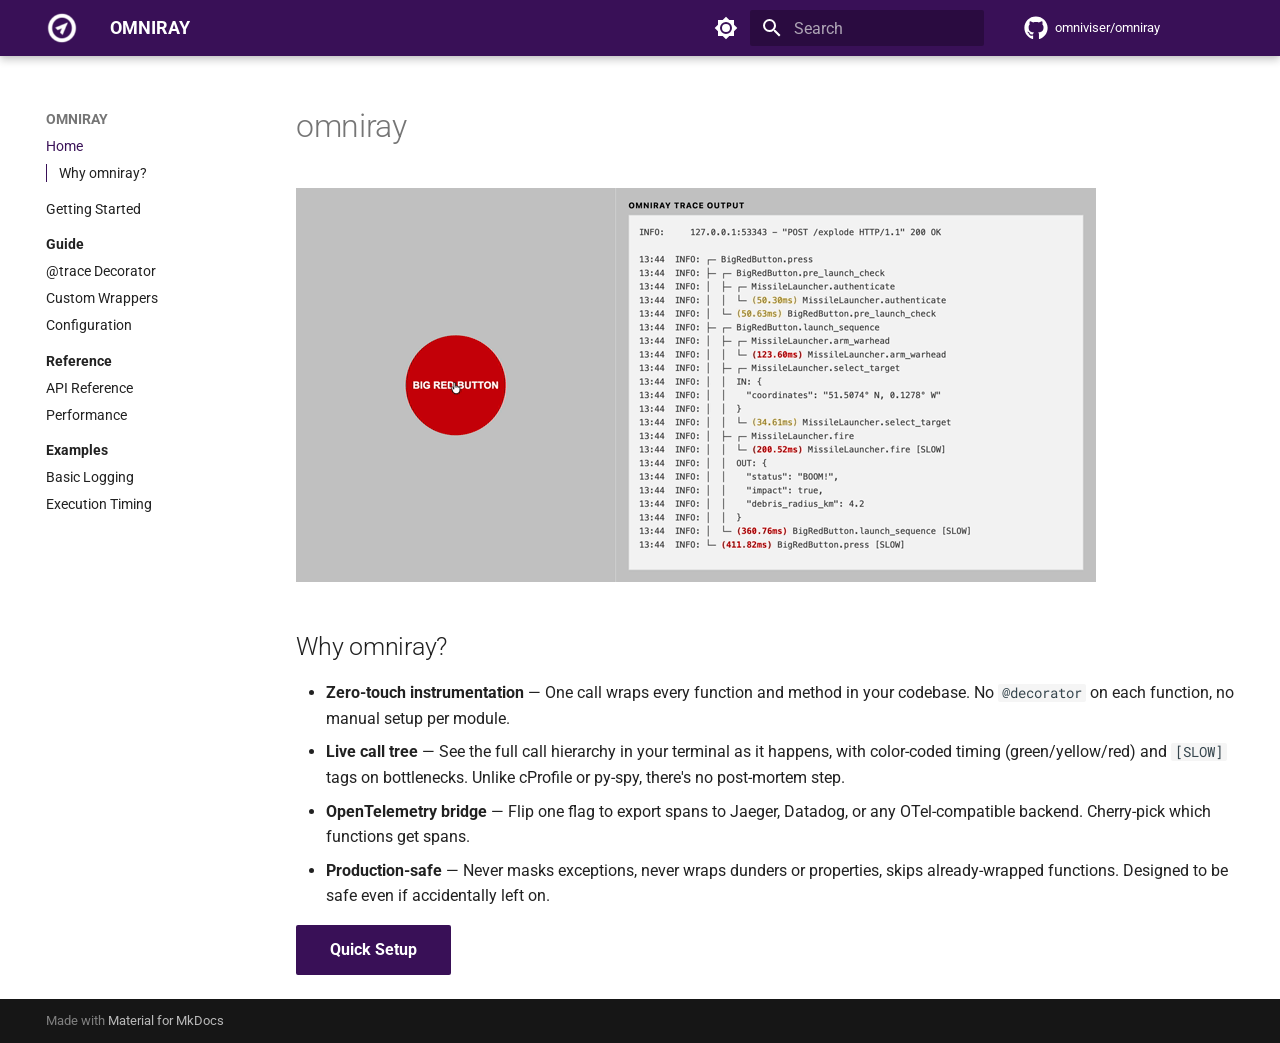
<file: index.html>
<!doctype html>
<html lang="en" class="no-js">
  <head>
    
      <meta charset="utf-8">
      <meta name="viewport" content="width=device-width,initial-scale=1">
      
        <meta name="description" content="Automatic tracing for Python. Stop guessing. Debug effortlessly. You and your AI can now see everything.">
      
      
      
        <link rel="canonical" href="https://omniviser.github.io/omniray/">
      
      
      
        <link rel="next" href="getting-started/">
      
      
        
      
      
      <link rel="icon" href="assets/favicon.svg">
      <meta name="generator" content="mkdocs-1.6.1, mkdocs-material-9.7.5">
    
    
      
        <title>OMNIRAY</title>
      
    
    
      <link rel="stylesheet" href="assets/stylesheets/main.484c7ddc.min.css">
      
        
        <link rel="stylesheet" href="assets/stylesheets/palette.ab4e12ef.min.css">
      
      


    
    
      
    
    
      
        
        
        <link rel="preconnect" href="https://fonts.gstatic.com" crossorigin>
        <link rel="stylesheet" href="https://fonts.googleapis.com/css?family=Roboto:300,300i,400,400i,700,700i%7CRoboto+Mono:400,400i,700,700i&display=fallback">
        <style>:root{--md-text-font:"Roboto";--md-code-font:"Roboto Mono"}</style>
      
    
    
      <link rel="stylesheet" href="stylesheets/extra.css">
    
    <script>__md_scope=new URL(".",location),__md_hash=e=>[...e].reduce(((e,_)=>(e<<5)-e+_.charCodeAt(0)),0),__md_get=(e,_=localStorage,t=__md_scope)=>JSON.parse(_.getItem(t.pathname+"."+e)),__md_set=(e,_,t=localStorage,a=__md_scope)=>{try{t.setItem(a.pathname+"."+e,JSON.stringify(_))}catch(e){}}</script>
    
      

    
    
  </head>
  
  
    
    
      
    
    
    
    
    <body dir="ltr" data-md-color-scheme="default" data-md-color-primary="custom" data-md-color-accent="custom">
  
    
    <input class="md-toggle" data-md-toggle="drawer" type="checkbox" id="__drawer" autocomplete="off">
    <input class="md-toggle" data-md-toggle="search" type="checkbox" id="__search" autocomplete="off">
    <label class="md-overlay" for="__drawer"></label>
    <div data-md-component="skip">
      
        
        <a href="#omniray" class="md-skip">
          Skip to content
        </a>
      
    </div>
    <div data-md-component="announce">
      
    </div>
    
    
      

  

<header class="md-header md-header--shadow" data-md-component="header">
  <nav class="md-header__inner md-grid" aria-label="Header">
    <a href="." title="OMNIRAY" class="md-header__button md-logo" aria-label="OMNIRAY" data-md-component="logo">
      
  <img src="assets/icon-white-200.png" alt="logo">

    </a>
    <label class="md-header__button md-icon" for="__drawer">
      
      <svg xmlns="http://www.w3.org/2000/svg" viewBox="0 0 24 24"><path d="M3 6h18v2H3zm0 5h18v2H3zm0 5h18v2H3z"/></svg>
    </label>
    <div class="md-header__title" data-md-component="header-title">
      <div class="md-header__ellipsis">
        <div class="md-header__topic">
          <span class="md-ellipsis">
            OMNIRAY
          </span>
        </div>
        <div class="md-header__topic" data-md-component="header-topic">
          <span class="md-ellipsis">
            
              Home
            
          </span>
        </div>
      </div>
    </div>
    
      
        <form class="md-header__option" data-md-component="palette">
  
    
    
    
    <input class="md-option" data-md-color-media="(prefers-color-scheme: light)" data-md-color-scheme="default" data-md-color-primary="custom" data-md-color-accent="custom"  aria-label="Switch to dark mode"  type="radio" name="__palette" id="__palette_0">
    
      <label class="md-header__button md-icon" title="Switch to dark mode" for="__palette_1" hidden>
        <svg xmlns="http://www.w3.org/2000/svg" viewBox="0 0 24 24"><path d="M12 8a4 4 0 0 0-4 4 4 4 0 0 0 4 4 4 4 0 0 0 4-4 4 4 0 0 0-4-4m0 10a6 6 0 0 1-6-6 6 6 0 0 1 6-6 6 6 0 0 1 6 6 6 6 0 0 1-6 6m8-9.31V4h-4.69L12 .69 8.69 4H4v4.69L.69 12 4 15.31V20h4.69L12 23.31 15.31 20H20v-4.69L23.31 12z"/></svg>
      </label>
    
  
    
    
    
    <input class="md-option" data-md-color-media="(prefers-color-scheme: dark)" data-md-color-scheme="slate" data-md-color-primary="custom" data-md-color-accent="custom"  aria-label="Switch to light mode"  type="radio" name="__palette" id="__palette_1">
    
      <label class="md-header__button md-icon" title="Switch to light mode" for="__palette_0" hidden>
        <svg xmlns="http://www.w3.org/2000/svg" viewBox="0 0 24 24"><path d="M12 18c-.89 0-1.74-.2-2.5-.55C11.56 16.5 13 14.42 13 12s-1.44-4.5-3.5-5.45C10.26 6.2 11.11 6 12 6a6 6 0 0 1 6 6 6 6 0 0 1-6 6m8-9.31V4h-4.69L12 .69 8.69 4H4v4.69L.69 12 4 15.31V20h4.69L12 23.31 15.31 20H20v-4.69L23.31 12z"/></svg>
      </label>
    
  
</form>
      
    
    
      <script>var palette=__md_get("__palette");if(palette&&palette.color){if("(prefers-color-scheme)"===palette.color.media){var media=matchMedia("(prefers-color-scheme: light)"),input=document.querySelector(media.matches?"[data-md-color-media='(prefers-color-scheme: light)']":"[data-md-color-media='(prefers-color-scheme: dark)']");palette.color.media=input.getAttribute("data-md-color-media"),palette.color.scheme=input.getAttribute("data-md-color-scheme"),palette.color.primary=input.getAttribute("data-md-color-primary"),palette.color.accent=input.getAttribute("data-md-color-accent")}for(var[key,value]of Object.entries(palette.color))document.body.setAttribute("data-md-color-"+key,value)}</script>
    
    
    
      
      
        <label class="md-header__button md-icon" for="__search">
          
          <svg xmlns="http://www.w3.org/2000/svg" viewBox="0 0 24 24"><path d="M9.5 3A6.5 6.5 0 0 1 16 9.5c0 1.61-.59 3.09-1.56 4.23l.27.27h.79l5 5-1.5 1.5-5-5v-.79l-.27-.27A6.52 6.52 0 0 1 9.5 16 6.5 6.5 0 0 1 3 9.5 6.5 6.5 0 0 1 9.5 3m0 2C7 5 5 7 5 9.5S7 14 9.5 14 14 12 14 9.5 12 5 9.5 5"/></svg>
        </label>
        <div class="md-search" data-md-component="search" role="dialog">
  <label class="md-search__overlay" for="__search"></label>
  <div class="md-search__inner" role="search">
    <form class="md-search__form" name="search">
      <input type="text" class="md-search__input" name="query" aria-label="Search" placeholder="Search" autocapitalize="off" autocorrect="off" autocomplete="off" spellcheck="false" data-md-component="search-query" required>
      <label class="md-search__icon md-icon" for="__search">
        
        <svg xmlns="http://www.w3.org/2000/svg" viewBox="0 0 24 24"><path d="M9.5 3A6.5 6.5 0 0 1 16 9.5c0 1.61-.59 3.09-1.56 4.23l.27.27h.79l5 5-1.5 1.5-5-5v-.79l-.27-.27A6.52 6.52 0 0 1 9.5 16 6.5 6.5 0 0 1 3 9.5 6.5 6.5 0 0 1 9.5 3m0 2C7 5 5 7 5 9.5S7 14 9.5 14 14 12 14 9.5 12 5 9.5 5"/></svg>
        
        <svg xmlns="http://www.w3.org/2000/svg" viewBox="0 0 24 24"><path d="M20 11v2H8l5.5 5.5-1.42 1.42L4.16 12l7.92-7.92L13.5 5.5 8 11z"/></svg>
      </label>
      <nav class="md-search__options" aria-label="Search">
        
        <button type="reset" class="md-search__icon md-icon" title="Clear" aria-label="Clear" tabindex="-1">
          
          <svg xmlns="http://www.w3.org/2000/svg" viewBox="0 0 24 24"><path d="M19 6.41 17.59 5 12 10.59 6.41 5 5 6.41 10.59 12 5 17.59 6.41 19 12 13.41 17.59 19 19 17.59 13.41 12z"/></svg>
        </button>
      </nav>
      
        <div class="md-search__suggest" data-md-component="search-suggest"></div>
      
    </form>
    <div class="md-search__output">
      <div class="md-search__scrollwrap" tabindex="0" data-md-scrollfix>
        <div class="md-search-result" data-md-component="search-result">
          <div class="md-search-result__meta">
            Initializing search
          </div>
          <ol class="md-search-result__list" role="presentation"></ol>
        </div>
      </div>
    </div>
  </div>
</div>
      
    
    
      <div class="md-header__source">
        <a href="https://github.com/omniviser/omniray" title="Go to repository" class="md-source" data-md-component="source">
  <div class="md-source__icon md-icon">
    
    <svg xmlns="http://www.w3.org/2000/svg" viewBox="0 0 512 512"><!--! Font Awesome Free 7.1.0 by @fontawesome - https://fontawesome.com License - https://fontawesome.com/license/free (Icons: CC BY 4.0, Fonts: SIL OFL 1.1, Code: MIT License) Copyright 2025 Fonticons, Inc.--><path d="M173.9 397.4c0 2-2.3 3.6-5.2 3.6-3.3.3-5.6-1.3-5.6-3.6 0-2 2.3-3.6 5.2-3.6 3-.3 5.6 1.3 5.6 3.6m-31.1-4.5c-.7 2 1.3 4.3 4.3 4.9 2.6 1 5.6 0 6.2-2s-1.3-4.3-4.3-5.2c-2.6-.7-5.5.3-6.2 2.3m44.2-1.7c-2.9.7-4.9 2.6-4.6 4.9.3 2 2.9 3.3 5.9 2.6 2.9-.7 4.9-2.6 4.6-4.6-.3-1.9-3-3.2-5.9-2.9M252.8 8C114.1 8 8 113.3 8 252c0 110.9 69.8 205.8 169.5 239.2 12.8 2.3 17.3-5.6 17.3-12.1 0-6.2-.3-40.4-.3-61.4 0 0-70 15-84.7-29.8 0 0-11.4-29.1-27.8-36.6 0 0-22.9-15.7 1.6-15.4 0 0 24.9 2 38.6 25.8 21.9 38.6 58.6 27.5 72.9 20.9 2.3-16 8.8-27.1 16-33.7-55.9-6.2-112.3-14.3-112.3-110.5 0-27.5 7.6-41.3 23.6-58.9-2.6-6.5-11.1-33.3 2.6-67.9 20.9-6.5 69 27 69 27 20-5.6 41.5-8.5 62.8-8.5s42.8 2.9 62.8 8.5c0 0 48.1-33.6 69-27 13.7 34.7 5.2 61.4 2.6 67.9 16 17.7 25.8 31.5 25.8 58.9 0 96.5-58.9 104.2-114.8 110.5 9.2 7.9 17 22.9 17 46.4 0 33.7-.3 75.4-.3 83.6 0 6.5 4.6 14.4 17.3 12.1C436.2 457.8 504 362.9 504 252 504 113.3 391.5 8 252.8 8M105.2 352.9c-1.3 1-1 3.3.7 5.2 1.6 1.6 3.9 2.3 5.2 1 1.3-1 1-3.3-.7-5.2-1.6-1.6-3.9-2.3-5.2-1m-10.8-8.1c-.7 1.3.3 2.9 2.3 3.9 1.6 1 3.6.7 4.3-.7.7-1.3-.3-2.9-2.3-3.9-2-.6-3.6-.3-4.3.7m32.4 35.6c-1.6 1.3-1 4.3 1.3 6.2 2.3 2.3 5.2 2.6 6.5 1 1.3-1.3.7-4.3-1.3-6.2-2.2-2.3-5.2-2.6-6.5-1m-11.4-14.7c-1.6 1-1.6 3.6 0 5.9s4.3 3.3 5.6 2.3c1.6-1.3 1.6-3.9 0-6.2-1.4-2.3-4-3.3-5.6-2"/></svg>
  </div>
  <div class="md-source__repository">
    omniviser/omniray
  </div>
</a>
      </div>
    
  </nav>
  
</header>
    
    <div class="md-container" data-md-component="container">
      
      
        
          
        
      
      <main class="md-main" data-md-component="main">
        <div class="md-main__inner md-grid">
          
            
              
              <div class="md-sidebar md-sidebar--primary" data-md-component="sidebar" data-md-type="navigation" >
                <div class="md-sidebar__scrollwrap">
                  <div class="md-sidebar__inner">
                    



  

<nav class="md-nav md-nav--primary md-nav--integrated" aria-label="Navigation" data-md-level="0">
  <label class="md-nav__title" for="__drawer">
    <a href="." title="OMNIRAY" class="md-nav__button md-logo" aria-label="OMNIRAY" data-md-component="logo">
      
  <img src="assets/icon-white-200.png" alt="logo">

    </a>
    OMNIRAY
  </label>
  
    <div class="md-nav__source">
      <a href="https://github.com/omniviser/omniray" title="Go to repository" class="md-source" data-md-component="source">
  <div class="md-source__icon md-icon">
    
    <svg xmlns="http://www.w3.org/2000/svg" viewBox="0 0 512 512"><!--! Font Awesome Free 7.1.0 by @fontawesome - https://fontawesome.com License - https://fontawesome.com/license/free (Icons: CC BY 4.0, Fonts: SIL OFL 1.1, Code: MIT License) Copyright 2025 Fonticons, Inc.--><path d="M173.9 397.4c0 2-2.3 3.6-5.2 3.6-3.3.3-5.6-1.3-5.6-3.6 0-2 2.3-3.6 5.2-3.6 3-.3 5.6 1.3 5.6 3.6m-31.1-4.5c-.7 2 1.3 4.3 4.3 4.9 2.6 1 5.6 0 6.2-2s-1.3-4.3-4.3-5.2c-2.6-.7-5.5.3-6.2 2.3m44.2-1.7c-2.9.7-4.9 2.6-4.6 4.9.3 2 2.9 3.3 5.9 2.6 2.9-.7 4.9-2.6 4.6-4.6-.3-1.9-3-3.2-5.9-2.9M252.8 8C114.1 8 8 113.3 8 252c0 110.9 69.8 205.8 169.5 239.2 12.8 2.3 17.3-5.6 17.3-12.1 0-6.2-.3-40.4-.3-61.4 0 0-70 15-84.7-29.8 0 0-11.4-29.1-27.8-36.6 0 0-22.9-15.7 1.6-15.4 0 0 24.9 2 38.6 25.8 21.9 38.6 58.6 27.5 72.9 20.9 2.3-16 8.8-27.1 16-33.7-55.9-6.2-112.3-14.3-112.3-110.5 0-27.5 7.6-41.3 23.6-58.9-2.6-6.5-11.1-33.3 2.6-67.9 20.9-6.5 69 27 69 27 20-5.6 41.5-8.5 62.8-8.5s42.8 2.9 62.8 8.5c0 0 48.1-33.6 69-27 13.7 34.7 5.2 61.4 2.6 67.9 16 17.7 25.8 31.5 25.8 58.9 0 96.5-58.9 104.2-114.8 110.5 9.2 7.9 17 22.9 17 46.4 0 33.7-.3 75.4-.3 83.6 0 6.5 4.6 14.4 17.3 12.1C436.2 457.8 504 362.9 504 252 504 113.3 391.5 8 252.8 8M105.2 352.9c-1.3 1-1 3.3.7 5.2 1.6 1.6 3.9 2.3 5.2 1 1.3-1 1-3.3-.7-5.2-1.6-1.6-3.9-2.3-5.2-1m-10.8-8.1c-.7 1.3.3 2.9 2.3 3.9 1.6 1 3.6.7 4.3-.7.7-1.3-.3-2.9-2.3-3.9-2-.6-3.6-.3-4.3.7m32.4 35.6c-1.6 1.3-1 4.3 1.3 6.2 2.3 2.3 5.2 2.6 6.5 1 1.3-1.3.7-4.3-1.3-6.2-2.2-2.3-5.2-2.6-6.5-1m-11.4-14.7c-1.6 1-1.6 3.6 0 5.9s4.3 3.3 5.6 2.3c1.6-1.3 1.6-3.9 0-6.2-1.4-2.3-4-3.3-5.6-2"/></svg>
  </div>
  <div class="md-source__repository">
    omniviser/omniray
  </div>
</a>
    </div>
  
  <ul class="md-nav__list" data-md-scrollfix>
    
      
      
  
  
    
  
  
  
    <li class="md-nav__item md-nav__item--active">
      
      <input class="md-nav__toggle md-toggle" type="checkbox" id="__toc">
      
      
        
      
      
        <label class="md-nav__link md-nav__link--active" for="__toc">
          
  
  
  <span class="md-ellipsis">
    
  
    Home
  

    
  </span>
  
  

          <span class="md-nav__icon md-icon"></span>
        </label>
      
      <a href="." class="md-nav__link md-nav__link--active">
        
  
  
  <span class="md-ellipsis">
    
  
    Home
  

    
  </span>
  
  

      </a>
      
        

<nav class="md-nav md-nav--secondary" aria-label="Table of contents">
  
  
  
    
  
  
    <label class="md-nav__title" for="__toc">
      <span class="md-nav__icon md-icon"></span>
      Table of contents
    </label>
    <ul class="md-nav__list" data-md-component="toc" data-md-scrollfix>
      
        <li class="md-nav__item">
  <a href="#why-omniray" class="md-nav__link">
    <span class="md-ellipsis">
      
        Why omniray?
      
    </span>
  </a>
  
</li>
      
    </ul>
  
</nav>
      
    </li>
  

    
      
      
  
  
  
  
    <li class="md-nav__item">
      <a href="getting-started/" class="md-nav__link">
        
  
  
  <span class="md-ellipsis">
    
  
    Getting Started
  

    
  </span>
  
  

      </a>
    </li>
  

    
      
      
  
  
  
  
    
    
      
        
          
        
      
        
      
        
      
        
      
    
    
    
      
        
        
      
    
    
    <li class="md-nav__item md-nav__item--section md-nav__item--nested">
      
        
        
          
        
        <input class="md-nav__toggle md-toggle md-toggle--indeterminate" type="checkbox" id="__nav_3" >
        
          
          <div class="md-nav__link md-nav__container">
            <a href="guide/" class="md-nav__link ">
              
  
  
  <span class="md-ellipsis">
    
  
    Guide
  

    
  </span>
  
  

            </a>
            
              
              <label class="md-nav__link " for="__nav_3" id="__nav_3_label" tabindex="">
                <span class="md-nav__icon md-icon"></span>
              </label>
            
          </div>
        
        <nav class="md-nav" data-md-level="1" aria-labelledby="__nav_3_label" aria-expanded="false">
          <label class="md-nav__title" for="__nav_3">
            <span class="md-nav__icon md-icon"></span>
            
  
    Guide
  

          </label>
          <ul class="md-nav__list" data-md-scrollfix>
            
              
            
              
                
  
  
  
  
    <li class="md-nav__item">
      <a href="guide/trace-decorator/" class="md-nav__link">
        
  
  
  <span class="md-ellipsis">
    
  
    @trace Decorator
  

    
  </span>
  
  

      </a>
    </li>
  

              
            
              
                
  
  
  
  
    <li class="md-nav__item">
      <a href="guide/custom-wrappers/" class="md-nav__link">
        
  
  
  <span class="md-ellipsis">
    
  
    Custom Wrappers
  

    
  </span>
  
  

      </a>
    </li>
  

              
            
              
                
  
  
  
  
    <li class="md-nav__item">
      <a href="guide/configuration/" class="md-nav__link">
        
  
  
  <span class="md-ellipsis">
    
  
    Configuration
  

    
  </span>
  
  

      </a>
    </li>
  

              
            
          </ul>
        </nav>
      
    </li>
  

    
      
      
  
  
  
  
    
    
      
        
          
        
      
        
      
        
      
    
    
    
      
        
        
      
    
    
    <li class="md-nav__item md-nav__item--section md-nav__item--nested">
      
        
        
          
        
        <input class="md-nav__toggle md-toggle md-toggle--indeterminate" type="checkbox" id="__nav_4" >
        
          
          <div class="md-nav__link md-nav__container">
            <a href="reference/" class="md-nav__link ">
              
  
  
  <span class="md-ellipsis">
    
  
    Reference
  

    
  </span>
  
  

            </a>
            
              
              <label class="md-nav__link " for="__nav_4" id="__nav_4_label" tabindex="">
                <span class="md-nav__icon md-icon"></span>
              </label>
            
          </div>
        
        <nav class="md-nav" data-md-level="1" aria-labelledby="__nav_4_label" aria-expanded="false">
          <label class="md-nav__title" for="__nav_4">
            <span class="md-nav__icon md-icon"></span>
            
  
    Reference
  

          </label>
          <ul class="md-nav__list" data-md-scrollfix>
            
              
            
              
                
  
  
  
  
    <li class="md-nav__item">
      <a href="reference/api/" class="md-nav__link">
        
  
  
  <span class="md-ellipsis">
    
  
    API Reference
  

    
  </span>
  
  

      </a>
    </li>
  

              
            
              
                
  
  
  
  
    <li class="md-nav__item">
      <a href="reference/performance/" class="md-nav__link">
        
  
  
  <span class="md-ellipsis">
    
  
    Performance
  

    
  </span>
  
  

      </a>
    </li>
  

              
            
          </ul>
        </nav>
      
    </li>
  

    
      
      
  
  
  
  
    
    
      
        
          
        
      
        
      
        
      
    
    
    
      
        
        
      
    
    
    <li class="md-nav__item md-nav__item--section md-nav__item--nested">
      
        
        
          
        
        <input class="md-nav__toggle md-toggle md-toggle--indeterminate" type="checkbox" id="__nav_5" >
        
          
          <div class="md-nav__link md-nav__container">
            <a href="examples/" class="md-nav__link ">
              
  
  
  <span class="md-ellipsis">
    
  
    Examples
  

    
  </span>
  
  

            </a>
            
              
              <label class="md-nav__link " for="__nav_5" id="__nav_5_label" tabindex="">
                <span class="md-nav__icon md-icon"></span>
              </label>
            
          </div>
        
        <nav class="md-nav" data-md-level="1" aria-labelledby="__nav_5_label" aria-expanded="false">
          <label class="md-nav__title" for="__nav_5">
            <span class="md-nav__icon md-icon"></span>
            
  
    Examples
  

          </label>
          <ul class="md-nav__list" data-md-scrollfix>
            
              
            
              
                
  
  
  
  
    <li class="md-nav__item">
      <a href="examples/basic-logging/" class="md-nav__link">
        
  
  
  <span class="md-ellipsis">
    
  
    Basic Logging
  

    
  </span>
  
  

      </a>
    </li>
  

              
            
              
                
  
  
  
  
    <li class="md-nav__item">
      <a href="examples/basic-timing/" class="md-nav__link">
        
  
  
  <span class="md-ellipsis">
    
  
    Execution Timing
  

    
  </span>
  
  

      </a>
    </li>
  

              
            
          </ul>
        </nav>
      
    </li>
  

    
  </ul>
</nav>
                  </div>
                </div>
              </div>
            
            
          
          
            <div class="md-content" data-md-component="content">
              
              <article class="md-content__inner md-typeset">
                
                  


  
  


<h1 id="omniray">omniray<a class="headerlink" href="#omniray" title="Permanent link">&para;</a></h1>
<p><img alt="omniray demo" src="assets/demo.gif" /></p>
<h2 id="why-omniray">Why omniray?<a class="headerlink" href="#why-omniray" title="Permanent link">&para;</a></h2>
<ul>
<li><strong>Zero-touch instrumentation</strong> — One call wraps every function and method in your codebase. No <code>@decorator</code> on each function, no manual setup per module.</li>
<li><strong>Live call tree</strong> — See the full call hierarchy in your terminal as it happens, with color-coded timing (green/yellow/red) and <code>[SLOW]</code> tags on bottlenecks. Unlike cProfile or py-spy, there's no post-mortem step.</li>
<li><strong>OpenTelemetry bridge</strong> — Flip one flag to export spans to Jaeger, Datadog, or any OTel-compatible backend. Cherry-pick which functions get spans.</li>
<li><strong>Production-safe</strong> — Never masks exceptions, never wraps dunders or properties, skips already-wrapped functions. Designed to be safe even if accidentally left on.</li>
</ul>
<p><a class="md-button md-button--primary" href="getting-started/">Quick Setup</a></p>












                
              </article>
            </div>
          
          
<script>var target=document.getElementById(location.hash.slice(1));target&&target.name&&(target.checked=target.name.startsWith("__tabbed_"))</script>
        </div>
        
          <button type="button" class="md-top md-icon" data-md-component="top" hidden>
  
  <svg xmlns="http://www.w3.org/2000/svg" viewBox="0 0 24 24"><path d="M13 20h-2V8l-5.5 5.5-1.42-1.42L12 4.16l7.92 7.92-1.42 1.42L13 8z"/></svg>
  Back to top
</button>
        
      </main>
      
        <footer class="md-footer">
  
  <div class="md-footer-meta md-typeset">
    <div class="md-footer-meta__inner md-grid">
      <div class="md-copyright">
  
  
    Made with
    <a href="https://squidfunk.github.io/mkdocs-material/" target="_blank" rel="noopener">
      Material for MkDocs
    </a>
  
</div>
      
    </div>
  </div>
</footer>
      
    </div>
    <div class="md-dialog" data-md-component="dialog">
      <div class="md-dialog__inner md-typeset"></div>
    </div>
    
    
    
      
      
      <script id="__config" type="application/json">{"annotate": null, "base": ".", "features": ["navigation.instant", "navigation.sections", "navigation.indexes", "navigation.expand", "navigation.top", "search.highlight", "search.suggest", "content.code.copy", "content.code.annotate", "toc.integrate"], "search": "assets/javascripts/workers/search.2c215733.min.js", "tags": null, "translations": {"clipboard.copied": "Copied to clipboard", "clipboard.copy": "Copy to clipboard", "search.result.more.one": "1 more on this page", "search.result.more.other": "# more on this page", "search.result.none": "No matching documents", "search.result.one": "1 matching document", "search.result.other": "# matching documents", "search.result.placeholder": "Type to start searching", "search.result.term.missing": "Missing", "select.version": "Select version"}, "version": null}</script>
    
    
      <script src="assets/javascripts/bundle.79ae519e.min.js"></script>
      
    
  </body>
</html>
</file>
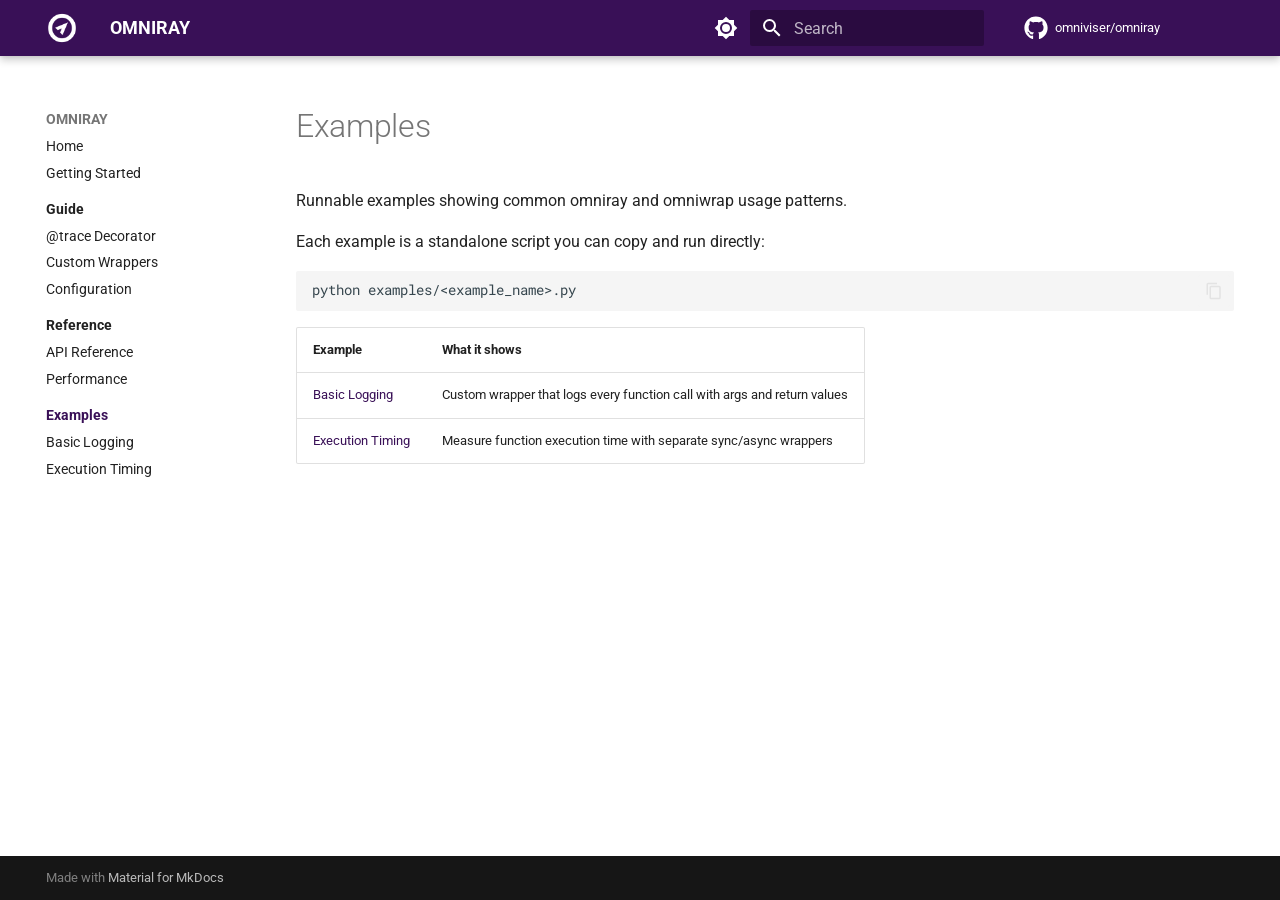
<file: examples/index.html>
<!doctype html>
<html lang="en" class="no-js">
  <head>
    
      <meta charset="utf-8">
      <meta name="viewport" content="width=device-width,initial-scale=1">
      
        <meta name="description" content="Automatic tracing for Python. Stop guessing. Debug effortlessly. You and your AI can now see everything.">
      
      
      
        <link rel="canonical" href="https://omniviser.github.io/omniray/examples/">
      
      
        <link rel="prev" href="../reference/performance/">
      
      
        <link rel="next" href="basic-logging/">
      
      
        
      
      
      <link rel="icon" href="../assets/favicon.svg">
      <meta name="generator" content="mkdocs-1.6.1, mkdocs-material-9.7.5">
    
    
      
        <title>Examples - OMNIRAY</title>
      
    
    
      <link rel="stylesheet" href="../assets/stylesheets/main.484c7ddc.min.css">
      
        
        <link rel="stylesheet" href="../assets/stylesheets/palette.ab4e12ef.min.css">
      
      


    
    
      
    
    
      
        
        
        <link rel="preconnect" href="https://fonts.gstatic.com" crossorigin>
        <link rel="stylesheet" href="https://fonts.googleapis.com/css?family=Roboto:300,300i,400,400i,700,700i%7CRoboto+Mono:400,400i,700,700i&display=fallback">
        <style>:root{--md-text-font:"Roboto";--md-code-font:"Roboto Mono"}</style>
      
    
    
      <link rel="stylesheet" href="../stylesheets/extra.css">
    
    <script>__md_scope=new URL("..",location),__md_hash=e=>[...e].reduce(((e,_)=>(e<<5)-e+_.charCodeAt(0)),0),__md_get=(e,_=localStorage,t=__md_scope)=>JSON.parse(_.getItem(t.pathname+"."+e)),__md_set=(e,_,t=localStorage,a=__md_scope)=>{try{t.setItem(a.pathname+"."+e,JSON.stringify(_))}catch(e){}}</script>
    
      

    
    
  </head>
  
  
    
    
      
    
    
    
    
    <body dir="ltr" data-md-color-scheme="default" data-md-color-primary="custom" data-md-color-accent="custom">
  
    
    <input class="md-toggle" data-md-toggle="drawer" type="checkbox" id="__drawer" autocomplete="off">
    <input class="md-toggle" data-md-toggle="search" type="checkbox" id="__search" autocomplete="off">
    <label class="md-overlay" for="__drawer"></label>
    <div data-md-component="skip">
      
        
        <a href="#examples" class="md-skip">
          Skip to content
        </a>
      
    </div>
    <div data-md-component="announce">
      
    </div>
    
    
      

  

<header class="md-header md-header--shadow" data-md-component="header">
  <nav class="md-header__inner md-grid" aria-label="Header">
    <a href=".." title="OMNIRAY" class="md-header__button md-logo" aria-label="OMNIRAY" data-md-component="logo">
      
  <img src="../assets/icon-white-200.png" alt="logo">

    </a>
    <label class="md-header__button md-icon" for="__drawer">
      
      <svg xmlns="http://www.w3.org/2000/svg" viewBox="0 0 24 24"><path d="M3 6h18v2H3zm0 5h18v2H3zm0 5h18v2H3z"/></svg>
    </label>
    <div class="md-header__title" data-md-component="header-title">
      <div class="md-header__ellipsis">
        <div class="md-header__topic">
          <span class="md-ellipsis">
            OMNIRAY
          </span>
        </div>
        <div class="md-header__topic" data-md-component="header-topic">
          <span class="md-ellipsis">
            
              Examples
            
          </span>
        </div>
      </div>
    </div>
    
      
        <form class="md-header__option" data-md-component="palette">
  
    
    
    
    <input class="md-option" data-md-color-media="(prefers-color-scheme: light)" data-md-color-scheme="default" data-md-color-primary="custom" data-md-color-accent="custom"  aria-label="Switch to dark mode"  type="radio" name="__palette" id="__palette_0">
    
      <label class="md-header__button md-icon" title="Switch to dark mode" for="__palette_1" hidden>
        <svg xmlns="http://www.w3.org/2000/svg" viewBox="0 0 24 24"><path d="M12 8a4 4 0 0 0-4 4 4 4 0 0 0 4 4 4 4 0 0 0 4-4 4 4 0 0 0-4-4m0 10a6 6 0 0 1-6-6 6 6 0 0 1 6-6 6 6 0 0 1 6 6 6 6 0 0 1-6 6m8-9.31V4h-4.69L12 .69 8.69 4H4v4.69L.69 12 4 15.31V20h4.69L12 23.31 15.31 20H20v-4.69L23.31 12z"/></svg>
      </label>
    
  
    
    
    
    <input class="md-option" data-md-color-media="(prefers-color-scheme: dark)" data-md-color-scheme="slate" data-md-color-primary="custom" data-md-color-accent="custom"  aria-label="Switch to light mode"  type="radio" name="__palette" id="__palette_1">
    
      <label class="md-header__button md-icon" title="Switch to light mode" for="__palette_0" hidden>
        <svg xmlns="http://www.w3.org/2000/svg" viewBox="0 0 24 24"><path d="M12 18c-.89 0-1.74-.2-2.5-.55C11.56 16.5 13 14.42 13 12s-1.44-4.5-3.5-5.45C10.26 6.2 11.11 6 12 6a6 6 0 0 1 6 6 6 6 0 0 1-6 6m8-9.31V4h-4.69L12 .69 8.69 4H4v4.69L.69 12 4 15.31V20h4.69L12 23.31 15.31 20H20v-4.69L23.31 12z"/></svg>
      </label>
    
  
</form>
      
    
    
      <script>var palette=__md_get("__palette");if(palette&&palette.color){if("(prefers-color-scheme)"===palette.color.media){var media=matchMedia("(prefers-color-scheme: light)"),input=document.querySelector(media.matches?"[data-md-color-media='(prefers-color-scheme: light)']":"[data-md-color-media='(prefers-color-scheme: dark)']");palette.color.media=input.getAttribute("data-md-color-media"),palette.color.scheme=input.getAttribute("data-md-color-scheme"),palette.color.primary=input.getAttribute("data-md-color-primary"),palette.color.accent=input.getAttribute("data-md-color-accent")}for(var[key,value]of Object.entries(palette.color))document.body.setAttribute("data-md-color-"+key,value)}</script>
    
    
    
      
      
        <label class="md-header__button md-icon" for="__search">
          
          <svg xmlns="http://www.w3.org/2000/svg" viewBox="0 0 24 24"><path d="M9.5 3A6.5 6.5 0 0 1 16 9.5c0 1.61-.59 3.09-1.56 4.23l.27.27h.79l5 5-1.5 1.5-5-5v-.79l-.27-.27A6.52 6.52 0 0 1 9.5 16 6.5 6.5 0 0 1 3 9.5 6.5 6.5 0 0 1 9.5 3m0 2C7 5 5 7 5 9.5S7 14 9.5 14 14 12 14 9.5 12 5 9.5 5"/></svg>
        </label>
        <div class="md-search" data-md-component="search" role="dialog">
  <label class="md-search__overlay" for="__search"></label>
  <div class="md-search__inner" role="search">
    <form class="md-search__form" name="search">
      <input type="text" class="md-search__input" name="query" aria-label="Search" placeholder="Search" autocapitalize="off" autocorrect="off" autocomplete="off" spellcheck="false" data-md-component="search-query" required>
      <label class="md-search__icon md-icon" for="__search">
        
        <svg xmlns="http://www.w3.org/2000/svg" viewBox="0 0 24 24"><path d="M9.5 3A6.5 6.5 0 0 1 16 9.5c0 1.61-.59 3.09-1.56 4.23l.27.27h.79l5 5-1.5 1.5-5-5v-.79l-.27-.27A6.52 6.52 0 0 1 9.5 16 6.5 6.5 0 0 1 3 9.5 6.5 6.5 0 0 1 9.5 3m0 2C7 5 5 7 5 9.5S7 14 9.5 14 14 12 14 9.5 12 5 9.5 5"/></svg>
        
        <svg xmlns="http://www.w3.org/2000/svg" viewBox="0 0 24 24"><path d="M20 11v2H8l5.5 5.5-1.42 1.42L4.16 12l7.92-7.92L13.5 5.5 8 11z"/></svg>
      </label>
      <nav class="md-search__options" aria-label="Search">
        
        <button type="reset" class="md-search__icon md-icon" title="Clear" aria-label="Clear" tabindex="-1">
          
          <svg xmlns="http://www.w3.org/2000/svg" viewBox="0 0 24 24"><path d="M19 6.41 17.59 5 12 10.59 6.41 5 5 6.41 10.59 12 5 17.59 6.41 19 12 13.41 17.59 19 19 17.59 13.41 12z"/></svg>
        </button>
      </nav>
      
        <div class="md-search__suggest" data-md-component="search-suggest"></div>
      
    </form>
    <div class="md-search__output">
      <div class="md-search__scrollwrap" tabindex="0" data-md-scrollfix>
        <div class="md-search-result" data-md-component="search-result">
          <div class="md-search-result__meta">
            Initializing search
          </div>
          <ol class="md-search-result__list" role="presentation"></ol>
        </div>
      </div>
    </div>
  </div>
</div>
      
    
    
      <div class="md-header__source">
        <a href="https://github.com/omniviser/omniray" title="Go to repository" class="md-source" data-md-component="source">
  <div class="md-source__icon md-icon">
    
    <svg xmlns="http://www.w3.org/2000/svg" viewBox="0 0 512 512"><!--! Font Awesome Free 7.1.0 by @fontawesome - https://fontawesome.com License - https://fontawesome.com/license/free (Icons: CC BY 4.0, Fonts: SIL OFL 1.1, Code: MIT License) Copyright 2025 Fonticons, Inc.--><path d="M173.9 397.4c0 2-2.3 3.6-5.2 3.6-3.3.3-5.6-1.3-5.6-3.6 0-2 2.3-3.6 5.2-3.6 3-.3 5.6 1.3 5.6 3.6m-31.1-4.5c-.7 2 1.3 4.3 4.3 4.9 2.6 1 5.6 0 6.2-2s-1.3-4.3-4.3-5.2c-2.6-.7-5.5.3-6.2 2.3m44.2-1.7c-2.9.7-4.9 2.6-4.6 4.9.3 2 2.9 3.3 5.9 2.6 2.9-.7 4.9-2.6 4.6-4.6-.3-1.9-3-3.2-5.9-2.9M252.8 8C114.1 8 8 113.3 8 252c0 110.9 69.8 205.8 169.5 239.2 12.8 2.3 17.3-5.6 17.3-12.1 0-6.2-.3-40.4-.3-61.4 0 0-70 15-84.7-29.8 0 0-11.4-29.1-27.8-36.6 0 0-22.9-15.7 1.6-15.4 0 0 24.9 2 38.6 25.8 21.9 38.6 58.6 27.5 72.9 20.9 2.3-16 8.8-27.1 16-33.7-55.9-6.2-112.3-14.3-112.3-110.5 0-27.5 7.6-41.3 23.6-58.9-2.6-6.5-11.1-33.3 2.6-67.9 20.9-6.5 69 27 69 27 20-5.6 41.5-8.5 62.8-8.5s42.8 2.9 62.8 8.5c0 0 48.1-33.6 69-27 13.7 34.7 5.2 61.4 2.6 67.9 16 17.7 25.8 31.5 25.8 58.9 0 96.5-58.9 104.2-114.8 110.5 9.2 7.9 17 22.9 17 46.4 0 33.7-.3 75.4-.3 83.6 0 6.5 4.6 14.4 17.3 12.1C436.2 457.8 504 362.9 504 252 504 113.3 391.5 8 252.8 8M105.2 352.9c-1.3 1-1 3.3.7 5.2 1.6 1.6 3.9 2.3 5.2 1 1.3-1 1-3.3-.7-5.2-1.6-1.6-3.9-2.3-5.2-1m-10.8-8.1c-.7 1.3.3 2.9 2.3 3.9 1.6 1 3.6.7 4.3-.7.7-1.3-.3-2.9-2.3-3.9-2-.6-3.6-.3-4.3.7m32.4 35.6c-1.6 1.3-1 4.3 1.3 6.2 2.3 2.3 5.2 2.6 6.5 1 1.3-1.3.7-4.3-1.3-6.2-2.2-2.3-5.2-2.6-6.5-1m-11.4-14.7c-1.6 1-1.6 3.6 0 5.9s4.3 3.3 5.6 2.3c1.6-1.3 1.6-3.9 0-6.2-1.4-2.3-4-3.3-5.6-2"/></svg>
  </div>
  <div class="md-source__repository">
    omniviser/omniray
  </div>
</a>
      </div>
    
  </nav>
  
</header>
    
    <div class="md-container" data-md-component="container">
      
      
        
          
        
      
      <main class="md-main" data-md-component="main">
        <div class="md-main__inner md-grid">
          
            
              
              <div class="md-sidebar md-sidebar--primary" data-md-component="sidebar" data-md-type="navigation" >
                <div class="md-sidebar__scrollwrap">
                  <div class="md-sidebar__inner">
                    



  

<nav class="md-nav md-nav--primary md-nav--integrated" aria-label="Navigation" data-md-level="0">
  <label class="md-nav__title" for="__drawer">
    <a href=".." title="OMNIRAY" class="md-nav__button md-logo" aria-label="OMNIRAY" data-md-component="logo">
      
  <img src="../assets/icon-white-200.png" alt="logo">

    </a>
    OMNIRAY
  </label>
  
    <div class="md-nav__source">
      <a href="https://github.com/omniviser/omniray" title="Go to repository" class="md-source" data-md-component="source">
  <div class="md-source__icon md-icon">
    
    <svg xmlns="http://www.w3.org/2000/svg" viewBox="0 0 512 512"><!--! Font Awesome Free 7.1.0 by @fontawesome - https://fontawesome.com License - https://fontawesome.com/license/free (Icons: CC BY 4.0, Fonts: SIL OFL 1.1, Code: MIT License) Copyright 2025 Fonticons, Inc.--><path d="M173.9 397.4c0 2-2.3 3.6-5.2 3.6-3.3.3-5.6-1.3-5.6-3.6 0-2 2.3-3.6 5.2-3.6 3-.3 5.6 1.3 5.6 3.6m-31.1-4.5c-.7 2 1.3 4.3 4.3 4.9 2.6 1 5.6 0 6.2-2s-1.3-4.3-4.3-5.2c-2.6-.7-5.5.3-6.2 2.3m44.2-1.7c-2.9.7-4.9 2.6-4.6 4.9.3 2 2.9 3.3 5.9 2.6 2.9-.7 4.9-2.6 4.6-4.6-.3-1.9-3-3.2-5.9-2.9M252.8 8C114.1 8 8 113.3 8 252c0 110.9 69.8 205.8 169.5 239.2 12.8 2.3 17.3-5.6 17.3-12.1 0-6.2-.3-40.4-.3-61.4 0 0-70 15-84.7-29.8 0 0-11.4-29.1-27.8-36.6 0 0-22.9-15.7 1.6-15.4 0 0 24.9 2 38.6 25.8 21.9 38.6 58.6 27.5 72.9 20.9 2.3-16 8.8-27.1 16-33.7-55.9-6.2-112.3-14.3-112.3-110.5 0-27.5 7.6-41.3 23.6-58.9-2.6-6.5-11.1-33.3 2.6-67.9 20.9-6.5 69 27 69 27 20-5.6 41.5-8.5 62.8-8.5s42.8 2.9 62.8 8.5c0 0 48.1-33.6 69-27 13.7 34.7 5.2 61.4 2.6 67.9 16 17.7 25.8 31.5 25.8 58.9 0 96.5-58.9 104.2-114.8 110.5 9.2 7.9 17 22.9 17 46.4 0 33.7-.3 75.4-.3 83.6 0 6.5 4.6 14.4 17.3 12.1C436.2 457.8 504 362.9 504 252 504 113.3 391.5 8 252.8 8M105.2 352.9c-1.3 1-1 3.3.7 5.2 1.6 1.6 3.9 2.3 5.2 1 1.3-1 1-3.3-.7-5.2-1.6-1.6-3.9-2.3-5.2-1m-10.8-8.1c-.7 1.3.3 2.9 2.3 3.9 1.6 1 3.6.7 4.3-.7.7-1.3-.3-2.9-2.3-3.9-2-.6-3.6-.3-4.3.7m32.4 35.6c-1.6 1.3-1 4.3 1.3 6.2 2.3 2.3 5.2 2.6 6.5 1 1.3-1.3.7-4.3-1.3-6.2-2.2-2.3-5.2-2.6-6.5-1m-11.4-14.7c-1.6 1-1.6 3.6 0 5.9s4.3 3.3 5.6 2.3c1.6-1.3 1.6-3.9 0-6.2-1.4-2.3-4-3.3-5.6-2"/></svg>
  </div>
  <div class="md-source__repository">
    omniviser/omniray
  </div>
</a>
    </div>
  
  <ul class="md-nav__list" data-md-scrollfix>
    
      
      
  
  
  
  
    <li class="md-nav__item">
      <a href=".." class="md-nav__link">
        
  
  
  <span class="md-ellipsis">
    
  
    Home
  

    
  </span>
  
  

      </a>
    </li>
  

    
      
      
  
  
  
  
    <li class="md-nav__item">
      <a href="../getting-started/" class="md-nav__link">
        
  
  
  <span class="md-ellipsis">
    
  
    Getting Started
  

    
  </span>
  
  

      </a>
    </li>
  

    
      
      
  
  
  
  
    
    
      
        
          
        
      
        
      
        
      
        
      
    
    
    
      
        
        
      
    
    
    <li class="md-nav__item md-nav__item--section md-nav__item--nested">
      
        
        
          
        
        <input class="md-nav__toggle md-toggle md-toggle--indeterminate" type="checkbox" id="__nav_3" >
        
          
          <div class="md-nav__link md-nav__container">
            <a href="../guide/" class="md-nav__link ">
              
  
  
  <span class="md-ellipsis">
    
  
    Guide
  

    
  </span>
  
  

            </a>
            
              
              <label class="md-nav__link " for="__nav_3" id="__nav_3_label" tabindex="">
                <span class="md-nav__icon md-icon"></span>
              </label>
            
          </div>
        
        <nav class="md-nav" data-md-level="1" aria-labelledby="__nav_3_label" aria-expanded="false">
          <label class="md-nav__title" for="__nav_3">
            <span class="md-nav__icon md-icon"></span>
            
  
    Guide
  

          </label>
          <ul class="md-nav__list" data-md-scrollfix>
            
              
            
              
                
  
  
  
  
    <li class="md-nav__item">
      <a href="../guide/trace-decorator/" class="md-nav__link">
        
  
  
  <span class="md-ellipsis">
    
  
    @trace Decorator
  

    
  </span>
  
  

      </a>
    </li>
  

              
            
              
                
  
  
  
  
    <li class="md-nav__item">
      <a href="../guide/custom-wrappers/" class="md-nav__link">
        
  
  
  <span class="md-ellipsis">
    
  
    Custom Wrappers
  

    
  </span>
  
  

      </a>
    </li>
  

              
            
              
                
  
  
  
  
    <li class="md-nav__item">
      <a href="../guide/configuration/" class="md-nav__link">
        
  
  
  <span class="md-ellipsis">
    
  
    Configuration
  

    
  </span>
  
  

      </a>
    </li>
  

              
            
          </ul>
        </nav>
      
    </li>
  

    
      
      
  
  
  
  
    
    
      
        
          
        
      
        
      
        
      
    
    
    
      
        
        
      
    
    
    <li class="md-nav__item md-nav__item--section md-nav__item--nested">
      
        
        
          
        
        <input class="md-nav__toggle md-toggle md-toggle--indeterminate" type="checkbox" id="__nav_4" >
        
          
          <div class="md-nav__link md-nav__container">
            <a href="../reference/" class="md-nav__link ">
              
  
  
  <span class="md-ellipsis">
    
  
    Reference
  

    
  </span>
  
  

            </a>
            
              
              <label class="md-nav__link " for="__nav_4" id="__nav_4_label" tabindex="">
                <span class="md-nav__icon md-icon"></span>
              </label>
            
          </div>
        
        <nav class="md-nav" data-md-level="1" aria-labelledby="__nav_4_label" aria-expanded="false">
          <label class="md-nav__title" for="__nav_4">
            <span class="md-nav__icon md-icon"></span>
            
  
    Reference
  

          </label>
          <ul class="md-nav__list" data-md-scrollfix>
            
              
            
              
                
  
  
  
  
    <li class="md-nav__item">
      <a href="../reference/api/" class="md-nav__link">
        
  
  
  <span class="md-ellipsis">
    
  
    API Reference
  

    
  </span>
  
  

      </a>
    </li>
  

              
            
              
                
  
  
  
  
    <li class="md-nav__item">
      <a href="../reference/performance/" class="md-nav__link">
        
  
  
  <span class="md-ellipsis">
    
  
    Performance
  

    
  </span>
  
  

      </a>
    </li>
  

              
            
          </ul>
        </nav>
      
    </li>
  

    
      
      
  
  
    
  
  
  
    
    
      
        
          
        
      
        
      
        
      
    
    
    
      
        
        
      
    
    
    <li class="md-nav__item md-nav__item--active md-nav__item--section md-nav__item--nested">
      
        
        
        <input class="md-nav__toggle md-toggle " type="checkbox" id="__nav_5" checked>
        
          
          <div class="md-nav__link md-nav__container">
            <a href="./" class="md-nav__link md-nav__link--active">
              
  
  
  <span class="md-ellipsis">
    
  
    Examples
  

    
  </span>
  
  

            </a>
            
              
              <label class="md-nav__link md-nav__link--active" for="__nav_5" id="__nav_5_label" tabindex="">
                <span class="md-nav__icon md-icon"></span>
              </label>
            
          </div>
        
        <nav class="md-nav" data-md-level="1" aria-labelledby="__nav_5_label" aria-expanded="true">
          <label class="md-nav__title" for="__nav_5">
            <span class="md-nav__icon md-icon"></span>
            
  
    Examples
  

          </label>
          <ul class="md-nav__list" data-md-scrollfix>
            
              
            
              
                
  
  
  
  
    <li class="md-nav__item">
      <a href="basic-logging/" class="md-nav__link">
        
  
  
  <span class="md-ellipsis">
    
  
    Basic Logging
  

    
  </span>
  
  

      </a>
    </li>
  

              
            
              
                
  
  
  
  
    <li class="md-nav__item">
      <a href="basic-timing/" class="md-nav__link">
        
  
  
  <span class="md-ellipsis">
    
  
    Execution Timing
  

    
  </span>
  
  

      </a>
    </li>
  

              
            
          </ul>
        </nav>
      
    </li>
  

    
  </ul>
</nav>
                  </div>
                </div>
              </div>
            
            
          
          
            <div class="md-content" data-md-component="content">
              
              <article class="md-content__inner md-typeset">
                
                  


  
  


<h1 id="examples">Examples<a class="headerlink" href="#examples" title="Permanent link">&para;</a></h1>
<p>Runnable examples showing common omniray and omniwrap usage patterns.</p>
<p>Each example is a standalone script you can copy and run directly:</p>
<div class="language-bash highlight"><pre><span></span><code><span id="__span-0-1"><a id="__codelineno-0-1" name="__codelineno-0-1" href="#__codelineno-0-1"></a>python<span class="w"> </span>examples/&lt;example_name&gt;.py
</span></code></pre></div>
<table>
<thead>
<tr>
<th>Example</th>
<th>What it shows</th>
</tr>
</thead>
<tbody>
<tr>
<td><a href="basic-logging/">Basic Logging</a></td>
<td>Custom wrapper that logs every function call with args and return values</td>
</tr>
<tr>
<td><a href="basic-timing/">Execution Timing</a></td>
<td>Measure function execution time with separate sync/async wrappers</td>
</tr>
</tbody>
</table>












                
              </article>
            </div>
          
          
<script>var target=document.getElementById(location.hash.slice(1));target&&target.name&&(target.checked=target.name.startsWith("__tabbed_"))</script>
        </div>
        
          <button type="button" class="md-top md-icon" data-md-component="top" hidden>
  
  <svg xmlns="http://www.w3.org/2000/svg" viewBox="0 0 24 24"><path d="M13 20h-2V8l-5.5 5.5-1.42-1.42L12 4.16l7.92 7.92-1.42 1.42L13 8z"/></svg>
  Back to top
</button>
        
      </main>
      
        <footer class="md-footer">
  
  <div class="md-footer-meta md-typeset">
    <div class="md-footer-meta__inner md-grid">
      <div class="md-copyright">
  
  
    Made with
    <a href="https://squidfunk.github.io/mkdocs-material/" target="_blank" rel="noopener">
      Material for MkDocs
    </a>
  
</div>
      
    </div>
  </div>
</footer>
      
    </div>
    <div class="md-dialog" data-md-component="dialog">
      <div class="md-dialog__inner md-typeset"></div>
    </div>
    
    
    
      
      
      <script id="__config" type="application/json">{"annotate": null, "base": "..", "features": ["navigation.instant", "navigation.sections", "navigation.indexes", "navigation.expand", "navigation.top", "search.highlight", "search.suggest", "content.code.copy", "content.code.annotate", "toc.integrate"], "search": "../assets/javascripts/workers/search.2c215733.min.js", "tags": null, "translations": {"clipboard.copied": "Copied to clipboard", "clipboard.copy": "Copy to clipboard", "search.result.more.one": "1 more on this page", "search.result.more.other": "# more on this page", "search.result.none": "No matching documents", "search.result.one": "1 matching document", "search.result.other": "# matching documents", "search.result.placeholder": "Type to start searching", "search.result.term.missing": "Missing", "select.version": "Select version"}, "version": null}</script>
    
    
      <script src="../assets/javascripts/bundle.79ae519e.min.js"></script>
      
    
  </body>
</html>
</file>
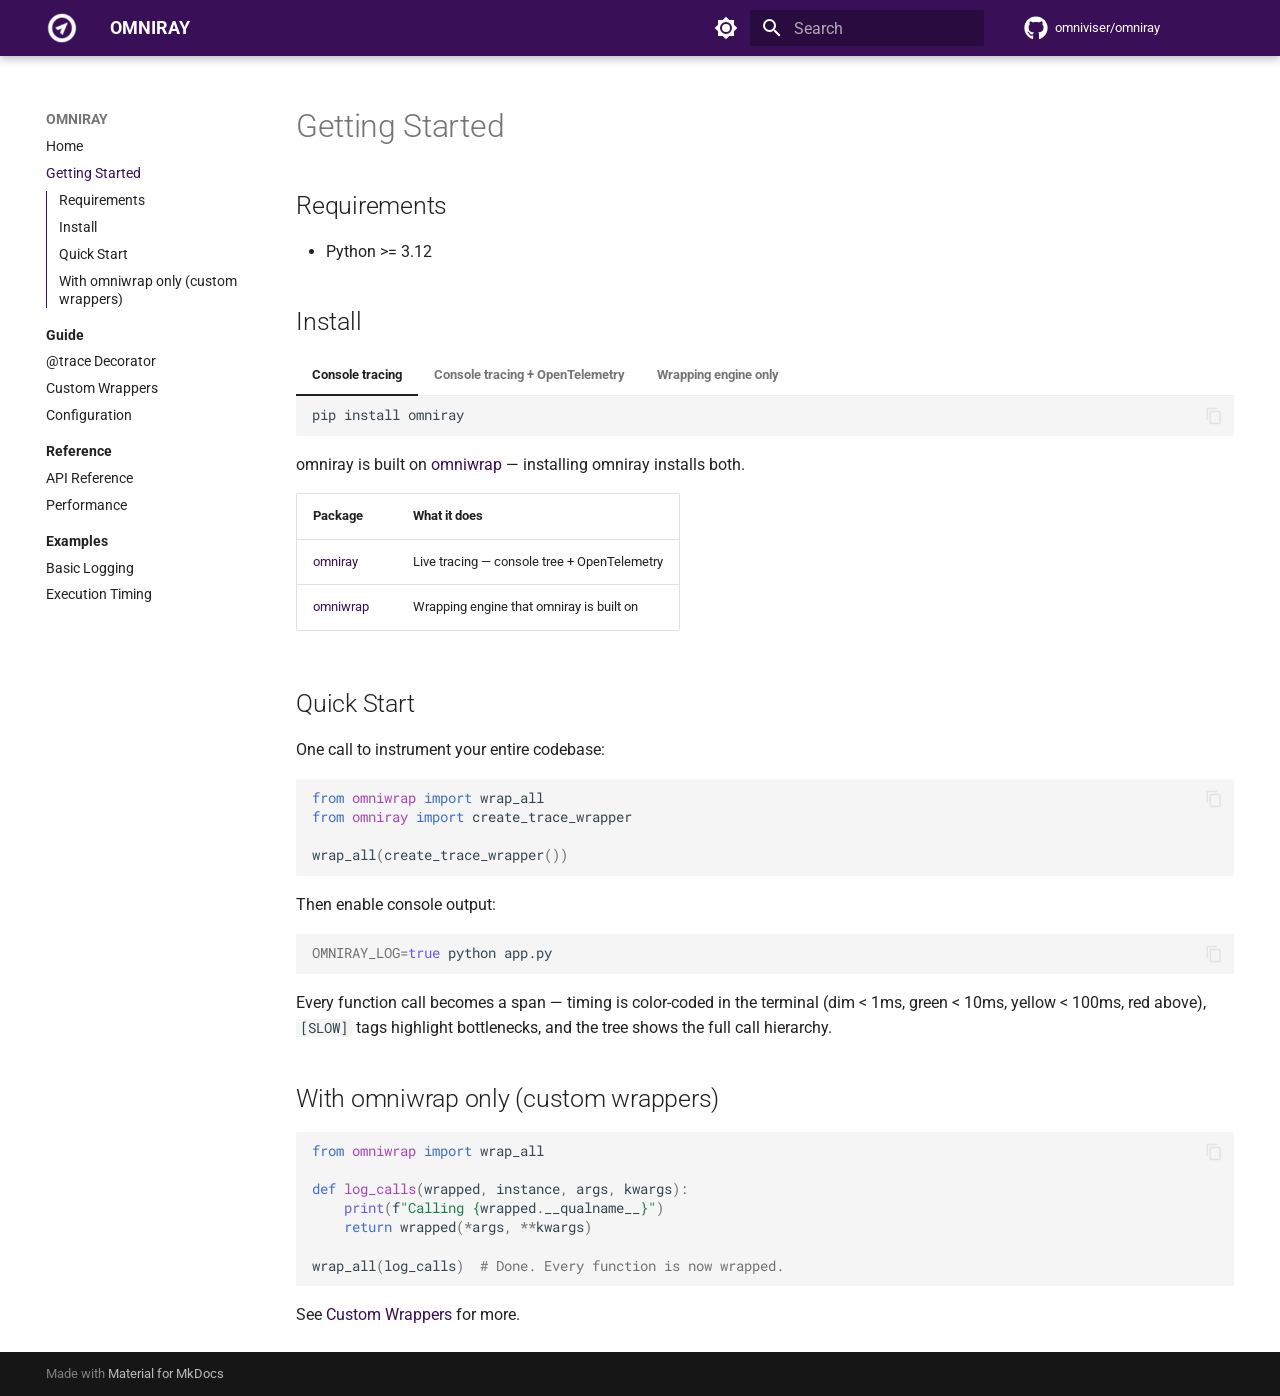
<file: getting-started/index.html>
<!doctype html>
<html lang="en" class="no-js">
  <head>
    
      <meta charset="utf-8">
      <meta name="viewport" content="width=device-width,initial-scale=1">
      
        <meta name="description" content="Automatic tracing for Python. Stop guessing. Debug effortlessly. You and your AI can now see everything.">
      
      
      
        <link rel="canonical" href="https://omniviser.github.io/omniray/getting-started/">
      
      
        <link rel="prev" href="..">
      
      
        <link rel="next" href="../guide/">
      
      
        
      
      
      <link rel="icon" href="../assets/favicon.svg">
      <meta name="generator" content="mkdocs-1.6.1, mkdocs-material-9.7.5">
    
    
      
        <title>Getting Started - OMNIRAY</title>
      
    
    
      <link rel="stylesheet" href="../assets/stylesheets/main.484c7ddc.min.css">
      
        
        <link rel="stylesheet" href="../assets/stylesheets/palette.ab4e12ef.min.css">
      
      


    
    
      
    
    
      
        
        
        <link rel="preconnect" href="https://fonts.gstatic.com" crossorigin>
        <link rel="stylesheet" href="https://fonts.googleapis.com/css?family=Roboto:300,300i,400,400i,700,700i%7CRoboto+Mono:400,400i,700,700i&display=fallback">
        <style>:root{--md-text-font:"Roboto";--md-code-font:"Roboto Mono"}</style>
      
    
    
      <link rel="stylesheet" href="../stylesheets/extra.css">
    
    <script>__md_scope=new URL("..",location),__md_hash=e=>[...e].reduce(((e,_)=>(e<<5)-e+_.charCodeAt(0)),0),__md_get=(e,_=localStorage,t=__md_scope)=>JSON.parse(_.getItem(t.pathname+"."+e)),__md_set=(e,_,t=localStorage,a=__md_scope)=>{try{t.setItem(a.pathname+"."+e,JSON.stringify(_))}catch(e){}}</script>
    
      

    
    
  </head>
  
  
    
    
      
    
    
    
    
    <body dir="ltr" data-md-color-scheme="default" data-md-color-primary="custom" data-md-color-accent="custom">
  
    
    <input class="md-toggle" data-md-toggle="drawer" type="checkbox" id="__drawer" autocomplete="off">
    <input class="md-toggle" data-md-toggle="search" type="checkbox" id="__search" autocomplete="off">
    <label class="md-overlay" for="__drawer"></label>
    <div data-md-component="skip">
      
        
        <a href="#getting-started" class="md-skip">
          Skip to content
        </a>
      
    </div>
    <div data-md-component="announce">
      
    </div>
    
    
      

  

<header class="md-header md-header--shadow" data-md-component="header">
  <nav class="md-header__inner md-grid" aria-label="Header">
    <a href=".." title="OMNIRAY" class="md-header__button md-logo" aria-label="OMNIRAY" data-md-component="logo">
      
  <img src="../assets/icon-white-200.png" alt="logo">

    </a>
    <label class="md-header__button md-icon" for="__drawer">
      
      <svg xmlns="http://www.w3.org/2000/svg" viewBox="0 0 24 24"><path d="M3 6h18v2H3zm0 5h18v2H3zm0 5h18v2H3z"/></svg>
    </label>
    <div class="md-header__title" data-md-component="header-title">
      <div class="md-header__ellipsis">
        <div class="md-header__topic">
          <span class="md-ellipsis">
            OMNIRAY
          </span>
        </div>
        <div class="md-header__topic" data-md-component="header-topic">
          <span class="md-ellipsis">
            
              Getting Started
            
          </span>
        </div>
      </div>
    </div>
    
      
        <form class="md-header__option" data-md-component="palette">
  
    
    
    
    <input class="md-option" data-md-color-media="(prefers-color-scheme: light)" data-md-color-scheme="default" data-md-color-primary="custom" data-md-color-accent="custom"  aria-label="Switch to dark mode"  type="radio" name="__palette" id="__palette_0">
    
      <label class="md-header__button md-icon" title="Switch to dark mode" for="__palette_1" hidden>
        <svg xmlns="http://www.w3.org/2000/svg" viewBox="0 0 24 24"><path d="M12 8a4 4 0 0 0-4 4 4 4 0 0 0 4 4 4 4 0 0 0 4-4 4 4 0 0 0-4-4m0 10a6 6 0 0 1-6-6 6 6 0 0 1 6-6 6 6 0 0 1 6 6 6 6 0 0 1-6 6m8-9.31V4h-4.69L12 .69 8.69 4H4v4.69L.69 12 4 15.31V20h4.69L12 23.31 15.31 20H20v-4.69L23.31 12z"/></svg>
      </label>
    
  
    
    
    
    <input class="md-option" data-md-color-media="(prefers-color-scheme: dark)" data-md-color-scheme="slate" data-md-color-primary="custom" data-md-color-accent="custom"  aria-label="Switch to light mode"  type="radio" name="__palette" id="__palette_1">
    
      <label class="md-header__button md-icon" title="Switch to light mode" for="__palette_0" hidden>
        <svg xmlns="http://www.w3.org/2000/svg" viewBox="0 0 24 24"><path d="M12 18c-.89 0-1.74-.2-2.5-.55C11.56 16.5 13 14.42 13 12s-1.44-4.5-3.5-5.45C10.26 6.2 11.11 6 12 6a6 6 0 0 1 6 6 6 6 0 0 1-6 6m8-9.31V4h-4.69L12 .69 8.69 4H4v4.69L.69 12 4 15.31V20h4.69L12 23.31 15.31 20H20v-4.69L23.31 12z"/></svg>
      </label>
    
  
</form>
      
    
    
      <script>var palette=__md_get("__palette");if(palette&&palette.color){if("(prefers-color-scheme)"===palette.color.media){var media=matchMedia("(prefers-color-scheme: light)"),input=document.querySelector(media.matches?"[data-md-color-media='(prefers-color-scheme: light)']":"[data-md-color-media='(prefers-color-scheme: dark)']");palette.color.media=input.getAttribute("data-md-color-media"),palette.color.scheme=input.getAttribute("data-md-color-scheme"),palette.color.primary=input.getAttribute("data-md-color-primary"),palette.color.accent=input.getAttribute("data-md-color-accent")}for(var[key,value]of Object.entries(palette.color))document.body.setAttribute("data-md-color-"+key,value)}</script>
    
    
    
      
      
        <label class="md-header__button md-icon" for="__search">
          
          <svg xmlns="http://www.w3.org/2000/svg" viewBox="0 0 24 24"><path d="M9.5 3A6.5 6.5 0 0 1 16 9.5c0 1.61-.59 3.09-1.56 4.23l.27.27h.79l5 5-1.5 1.5-5-5v-.79l-.27-.27A6.52 6.52 0 0 1 9.5 16 6.5 6.5 0 0 1 3 9.5 6.5 6.5 0 0 1 9.5 3m0 2C7 5 5 7 5 9.5S7 14 9.5 14 14 12 14 9.5 12 5 9.5 5"/></svg>
        </label>
        <div class="md-search" data-md-component="search" role="dialog">
  <label class="md-search__overlay" for="__search"></label>
  <div class="md-search__inner" role="search">
    <form class="md-search__form" name="search">
      <input type="text" class="md-search__input" name="query" aria-label="Search" placeholder="Search" autocapitalize="off" autocorrect="off" autocomplete="off" spellcheck="false" data-md-component="search-query" required>
      <label class="md-search__icon md-icon" for="__search">
        
        <svg xmlns="http://www.w3.org/2000/svg" viewBox="0 0 24 24"><path d="M9.5 3A6.5 6.5 0 0 1 16 9.5c0 1.61-.59 3.09-1.56 4.23l.27.27h.79l5 5-1.5 1.5-5-5v-.79l-.27-.27A6.52 6.52 0 0 1 9.5 16 6.5 6.5 0 0 1 3 9.5 6.5 6.5 0 0 1 9.5 3m0 2C7 5 5 7 5 9.5S7 14 9.5 14 14 12 14 9.5 12 5 9.5 5"/></svg>
        
        <svg xmlns="http://www.w3.org/2000/svg" viewBox="0 0 24 24"><path d="M20 11v2H8l5.5 5.5-1.42 1.42L4.16 12l7.92-7.92L13.5 5.5 8 11z"/></svg>
      </label>
      <nav class="md-search__options" aria-label="Search">
        
        <button type="reset" class="md-search__icon md-icon" title="Clear" aria-label="Clear" tabindex="-1">
          
          <svg xmlns="http://www.w3.org/2000/svg" viewBox="0 0 24 24"><path d="M19 6.41 17.59 5 12 10.59 6.41 5 5 6.41 10.59 12 5 17.59 6.41 19 12 13.41 17.59 19 19 17.59 13.41 12z"/></svg>
        </button>
      </nav>
      
        <div class="md-search__suggest" data-md-component="search-suggest"></div>
      
    </form>
    <div class="md-search__output">
      <div class="md-search__scrollwrap" tabindex="0" data-md-scrollfix>
        <div class="md-search-result" data-md-component="search-result">
          <div class="md-search-result__meta">
            Initializing search
          </div>
          <ol class="md-search-result__list" role="presentation"></ol>
        </div>
      </div>
    </div>
  </div>
</div>
      
    
    
      <div class="md-header__source">
        <a href="https://github.com/omniviser/omniray" title="Go to repository" class="md-source" data-md-component="source">
  <div class="md-source__icon md-icon">
    
    <svg xmlns="http://www.w3.org/2000/svg" viewBox="0 0 512 512"><!--! Font Awesome Free 7.1.0 by @fontawesome - https://fontawesome.com License - https://fontawesome.com/license/free (Icons: CC BY 4.0, Fonts: SIL OFL 1.1, Code: MIT License) Copyright 2025 Fonticons, Inc.--><path d="M173.9 397.4c0 2-2.3 3.6-5.2 3.6-3.3.3-5.6-1.3-5.6-3.6 0-2 2.3-3.6 5.2-3.6 3-.3 5.6 1.3 5.6 3.6m-31.1-4.5c-.7 2 1.3 4.3 4.3 4.9 2.6 1 5.6 0 6.2-2s-1.3-4.3-4.3-5.2c-2.6-.7-5.5.3-6.2 2.3m44.2-1.7c-2.9.7-4.9 2.6-4.6 4.9.3 2 2.9 3.3 5.9 2.6 2.9-.7 4.9-2.6 4.6-4.6-.3-1.9-3-3.2-5.9-2.9M252.8 8C114.1 8 8 113.3 8 252c0 110.9 69.8 205.8 169.5 239.2 12.8 2.3 17.3-5.6 17.3-12.1 0-6.2-.3-40.4-.3-61.4 0 0-70 15-84.7-29.8 0 0-11.4-29.1-27.8-36.6 0 0-22.9-15.7 1.6-15.4 0 0 24.9 2 38.6 25.8 21.9 38.6 58.6 27.5 72.9 20.9 2.3-16 8.8-27.1 16-33.7-55.9-6.2-112.3-14.3-112.3-110.5 0-27.5 7.6-41.3 23.6-58.9-2.6-6.5-11.1-33.3 2.6-67.9 20.9-6.5 69 27 69 27 20-5.6 41.5-8.5 62.8-8.5s42.8 2.9 62.8 8.5c0 0 48.1-33.6 69-27 13.7 34.7 5.2 61.4 2.6 67.9 16 17.7 25.8 31.5 25.8 58.9 0 96.5-58.9 104.2-114.8 110.5 9.2 7.9 17 22.9 17 46.4 0 33.7-.3 75.4-.3 83.6 0 6.5 4.6 14.4 17.3 12.1C436.2 457.8 504 362.9 504 252 504 113.3 391.5 8 252.8 8M105.2 352.9c-1.3 1-1 3.3.7 5.2 1.6 1.6 3.9 2.3 5.2 1 1.3-1 1-3.3-.7-5.2-1.6-1.6-3.9-2.3-5.2-1m-10.8-8.1c-.7 1.3.3 2.9 2.3 3.9 1.6 1 3.6.7 4.3-.7.7-1.3-.3-2.9-2.3-3.9-2-.6-3.6-.3-4.3.7m32.4 35.6c-1.6 1.3-1 4.3 1.3 6.2 2.3 2.3 5.2 2.6 6.5 1 1.3-1.3.7-4.3-1.3-6.2-2.2-2.3-5.2-2.6-6.5-1m-11.4-14.7c-1.6 1-1.6 3.6 0 5.9s4.3 3.3 5.6 2.3c1.6-1.3 1.6-3.9 0-6.2-1.4-2.3-4-3.3-5.6-2"/></svg>
  </div>
  <div class="md-source__repository">
    omniviser/omniray
  </div>
</a>
      </div>
    
  </nav>
  
</header>
    
    <div class="md-container" data-md-component="container">
      
      
        
          
        
      
      <main class="md-main" data-md-component="main">
        <div class="md-main__inner md-grid">
          
            
              
              <div class="md-sidebar md-sidebar--primary" data-md-component="sidebar" data-md-type="navigation" >
                <div class="md-sidebar__scrollwrap">
                  <div class="md-sidebar__inner">
                    



  

<nav class="md-nav md-nav--primary md-nav--integrated" aria-label="Navigation" data-md-level="0">
  <label class="md-nav__title" for="__drawer">
    <a href=".." title="OMNIRAY" class="md-nav__button md-logo" aria-label="OMNIRAY" data-md-component="logo">
      
  <img src="../assets/icon-white-200.png" alt="logo">

    </a>
    OMNIRAY
  </label>
  
    <div class="md-nav__source">
      <a href="https://github.com/omniviser/omniray" title="Go to repository" class="md-source" data-md-component="source">
  <div class="md-source__icon md-icon">
    
    <svg xmlns="http://www.w3.org/2000/svg" viewBox="0 0 512 512"><!--! Font Awesome Free 7.1.0 by @fontawesome - https://fontawesome.com License - https://fontawesome.com/license/free (Icons: CC BY 4.0, Fonts: SIL OFL 1.1, Code: MIT License) Copyright 2025 Fonticons, Inc.--><path d="M173.9 397.4c0 2-2.3 3.6-5.2 3.6-3.3.3-5.6-1.3-5.6-3.6 0-2 2.3-3.6 5.2-3.6 3-.3 5.6 1.3 5.6 3.6m-31.1-4.5c-.7 2 1.3 4.3 4.3 4.9 2.6 1 5.6 0 6.2-2s-1.3-4.3-4.3-5.2c-2.6-.7-5.5.3-6.2 2.3m44.2-1.7c-2.9.7-4.9 2.6-4.6 4.9.3 2 2.9 3.3 5.9 2.6 2.9-.7 4.9-2.6 4.6-4.6-.3-1.9-3-3.2-5.9-2.9M252.8 8C114.1 8 8 113.3 8 252c0 110.9 69.8 205.8 169.5 239.2 12.8 2.3 17.3-5.6 17.3-12.1 0-6.2-.3-40.4-.3-61.4 0 0-70 15-84.7-29.8 0 0-11.4-29.1-27.8-36.6 0 0-22.9-15.7 1.6-15.4 0 0 24.9 2 38.6 25.8 21.9 38.6 58.6 27.5 72.9 20.9 2.3-16 8.8-27.1 16-33.7-55.9-6.2-112.3-14.3-112.3-110.5 0-27.5 7.6-41.3 23.6-58.9-2.6-6.5-11.1-33.3 2.6-67.9 20.9-6.5 69 27 69 27 20-5.6 41.5-8.5 62.8-8.5s42.8 2.9 62.8 8.5c0 0 48.1-33.6 69-27 13.7 34.7 5.2 61.4 2.6 67.9 16 17.7 25.8 31.5 25.8 58.9 0 96.5-58.9 104.2-114.8 110.5 9.2 7.9 17 22.9 17 46.4 0 33.7-.3 75.4-.3 83.6 0 6.5 4.6 14.4 17.3 12.1C436.2 457.8 504 362.9 504 252 504 113.3 391.5 8 252.8 8M105.2 352.9c-1.3 1-1 3.3.7 5.2 1.6 1.6 3.9 2.3 5.2 1 1.3-1 1-3.3-.7-5.2-1.6-1.6-3.9-2.3-5.2-1m-10.8-8.1c-.7 1.3.3 2.9 2.3 3.9 1.6 1 3.6.7 4.3-.7.7-1.3-.3-2.9-2.3-3.9-2-.6-3.6-.3-4.3.7m32.4 35.6c-1.6 1.3-1 4.3 1.3 6.2 2.3 2.3 5.2 2.6 6.5 1 1.3-1.3.7-4.3-1.3-6.2-2.2-2.3-5.2-2.6-6.5-1m-11.4-14.7c-1.6 1-1.6 3.6 0 5.9s4.3 3.3 5.6 2.3c1.6-1.3 1.6-3.9 0-6.2-1.4-2.3-4-3.3-5.6-2"/></svg>
  </div>
  <div class="md-source__repository">
    omniviser/omniray
  </div>
</a>
    </div>
  
  <ul class="md-nav__list" data-md-scrollfix>
    
      
      
  
  
  
  
    <li class="md-nav__item">
      <a href=".." class="md-nav__link">
        
  
  
  <span class="md-ellipsis">
    
  
    Home
  

    
  </span>
  
  

      </a>
    </li>
  

    
      
      
  
  
    
  
  
  
    <li class="md-nav__item md-nav__item--active">
      
      <input class="md-nav__toggle md-toggle" type="checkbox" id="__toc">
      
      
        
      
      
        <label class="md-nav__link md-nav__link--active" for="__toc">
          
  
  
  <span class="md-ellipsis">
    
  
    Getting Started
  

    
  </span>
  
  

          <span class="md-nav__icon md-icon"></span>
        </label>
      
      <a href="./" class="md-nav__link md-nav__link--active">
        
  
  
  <span class="md-ellipsis">
    
  
    Getting Started
  

    
  </span>
  
  

      </a>
      
        

<nav class="md-nav md-nav--secondary" aria-label="Table of contents">
  
  
  
    
  
  
    <label class="md-nav__title" for="__toc">
      <span class="md-nav__icon md-icon"></span>
      Table of contents
    </label>
    <ul class="md-nav__list" data-md-component="toc" data-md-scrollfix>
      
        <li class="md-nav__item">
  <a href="#requirements" class="md-nav__link">
    <span class="md-ellipsis">
      
        Requirements
      
    </span>
  </a>
  
</li>
      
        <li class="md-nav__item">
  <a href="#install" class="md-nav__link">
    <span class="md-ellipsis">
      
        Install
      
    </span>
  </a>
  
</li>
      
        <li class="md-nav__item">
  <a href="#quick-start" class="md-nav__link">
    <span class="md-ellipsis">
      
        Quick Start
      
    </span>
  </a>
  
</li>
      
        <li class="md-nav__item">
  <a href="#with-omniwrap-only-custom-wrappers" class="md-nav__link">
    <span class="md-ellipsis">
      
        With omniwrap only (custom wrappers)
      
    </span>
  </a>
  
</li>
      
    </ul>
  
</nav>
      
    </li>
  

    
      
      
  
  
  
  
    
    
      
        
          
        
      
        
      
        
      
        
      
    
    
    
      
        
        
      
    
    
    <li class="md-nav__item md-nav__item--section md-nav__item--nested">
      
        
        
          
        
        <input class="md-nav__toggle md-toggle md-toggle--indeterminate" type="checkbox" id="__nav_3" >
        
          
          <div class="md-nav__link md-nav__container">
            <a href="../guide/" class="md-nav__link ">
              
  
  
  <span class="md-ellipsis">
    
  
    Guide
  

    
  </span>
  
  

            </a>
            
              
              <label class="md-nav__link " for="__nav_3" id="__nav_3_label" tabindex="">
                <span class="md-nav__icon md-icon"></span>
              </label>
            
          </div>
        
        <nav class="md-nav" data-md-level="1" aria-labelledby="__nav_3_label" aria-expanded="false">
          <label class="md-nav__title" for="__nav_3">
            <span class="md-nav__icon md-icon"></span>
            
  
    Guide
  

          </label>
          <ul class="md-nav__list" data-md-scrollfix>
            
              
            
              
                
  
  
  
  
    <li class="md-nav__item">
      <a href="../guide/trace-decorator/" class="md-nav__link">
        
  
  
  <span class="md-ellipsis">
    
  
    @trace Decorator
  

    
  </span>
  
  

      </a>
    </li>
  

              
            
              
                
  
  
  
  
    <li class="md-nav__item">
      <a href="../guide/custom-wrappers/" class="md-nav__link">
        
  
  
  <span class="md-ellipsis">
    
  
    Custom Wrappers
  

    
  </span>
  
  

      </a>
    </li>
  

              
            
              
                
  
  
  
  
    <li class="md-nav__item">
      <a href="../guide/configuration/" class="md-nav__link">
        
  
  
  <span class="md-ellipsis">
    
  
    Configuration
  

    
  </span>
  
  

      </a>
    </li>
  

              
            
          </ul>
        </nav>
      
    </li>
  

    
      
      
  
  
  
  
    
    
      
        
          
        
      
        
      
        
      
    
    
    
      
        
        
      
    
    
    <li class="md-nav__item md-nav__item--section md-nav__item--nested">
      
        
        
          
        
        <input class="md-nav__toggle md-toggle md-toggle--indeterminate" type="checkbox" id="__nav_4" >
        
          
          <div class="md-nav__link md-nav__container">
            <a href="../reference/" class="md-nav__link ">
              
  
  
  <span class="md-ellipsis">
    
  
    Reference
  

    
  </span>
  
  

            </a>
            
              
              <label class="md-nav__link " for="__nav_4" id="__nav_4_label" tabindex="">
                <span class="md-nav__icon md-icon"></span>
              </label>
            
          </div>
        
        <nav class="md-nav" data-md-level="1" aria-labelledby="__nav_4_label" aria-expanded="false">
          <label class="md-nav__title" for="__nav_4">
            <span class="md-nav__icon md-icon"></span>
            
  
    Reference
  

          </label>
          <ul class="md-nav__list" data-md-scrollfix>
            
              
            
              
                
  
  
  
  
    <li class="md-nav__item">
      <a href="../reference/api/" class="md-nav__link">
        
  
  
  <span class="md-ellipsis">
    
  
    API Reference
  

    
  </span>
  
  

      </a>
    </li>
  

              
            
              
                
  
  
  
  
    <li class="md-nav__item">
      <a href="../reference/performance/" class="md-nav__link">
        
  
  
  <span class="md-ellipsis">
    
  
    Performance
  

    
  </span>
  
  

      </a>
    </li>
  

              
            
          </ul>
        </nav>
      
    </li>
  

    
      
      
  
  
  
  
    
    
      
        
          
        
      
        
      
        
      
    
    
    
      
        
        
      
    
    
    <li class="md-nav__item md-nav__item--section md-nav__item--nested">
      
        
        
          
        
        <input class="md-nav__toggle md-toggle md-toggle--indeterminate" type="checkbox" id="__nav_5" >
        
          
          <div class="md-nav__link md-nav__container">
            <a href="../examples/" class="md-nav__link ">
              
  
  
  <span class="md-ellipsis">
    
  
    Examples
  

    
  </span>
  
  

            </a>
            
              
              <label class="md-nav__link " for="__nav_5" id="__nav_5_label" tabindex="">
                <span class="md-nav__icon md-icon"></span>
              </label>
            
          </div>
        
        <nav class="md-nav" data-md-level="1" aria-labelledby="__nav_5_label" aria-expanded="false">
          <label class="md-nav__title" for="__nav_5">
            <span class="md-nav__icon md-icon"></span>
            
  
    Examples
  

          </label>
          <ul class="md-nav__list" data-md-scrollfix>
            
              
            
              
                
  
  
  
  
    <li class="md-nav__item">
      <a href="../examples/basic-logging/" class="md-nav__link">
        
  
  
  <span class="md-ellipsis">
    
  
    Basic Logging
  

    
  </span>
  
  

      </a>
    </li>
  

              
            
              
                
  
  
  
  
    <li class="md-nav__item">
      <a href="../examples/basic-timing/" class="md-nav__link">
        
  
  
  <span class="md-ellipsis">
    
  
    Execution Timing
  

    
  </span>
  
  

      </a>
    </li>
  

              
            
          </ul>
        </nav>
      
    </li>
  

    
  </ul>
</nav>
                  </div>
                </div>
              </div>
            
            
          
          
            <div class="md-content" data-md-component="content">
              
              <article class="md-content__inner md-typeset">
                
                  


  
  


<h1 id="getting-started">Getting Started<a class="headerlink" href="#getting-started" title="Permanent link">&para;</a></h1>
<h2 id="requirements">Requirements<a class="headerlink" href="#requirements" title="Permanent link">&para;</a></h2>
<ul>
<li>Python &gt;= 3.12</li>
</ul>
<h2 id="install">Install<a class="headerlink" href="#install" title="Permanent link">&para;</a></h2>
<div class="tabbed-set tabbed-alternate" data-tabs="1:3"><input checked="checked" id="__tabbed_1_1" name="__tabbed_1" type="radio" /><input id="__tabbed_1_2" name="__tabbed_1" type="radio" /><input id="__tabbed_1_3" name="__tabbed_1" type="radio" /><div class="tabbed-labels"><label for="__tabbed_1_1">Console tracing</label><label for="__tabbed_1_2">Console tracing + OpenTelemetry</label><label for="__tabbed_1_3">Wrapping engine only</label></div>
<div class="tabbed-content">
<div class="tabbed-block">
<div class="language-bash highlight"><pre><span></span><code><span id="__span-0-1"><a id="__codelineno-0-1" name="__codelineno-0-1" href="#__codelineno-0-1"></a>pip<span class="w"> </span>install<span class="w"> </span>omniray
</span></code></pre></div>
</div>
<div class="tabbed-block">
<div class="language-bash highlight"><pre><span></span><code><span id="__span-1-1"><a id="__codelineno-1-1" name="__codelineno-1-1" href="#__codelineno-1-1"></a>pip<span class="w"> </span>install<span class="w"> </span>omniray<span class="o">[</span>otel<span class="o">]</span>
</span></code></pre></div>
</div>
<div class="tabbed-block">
<div class="language-bash highlight"><pre><span></span><code><span id="__span-2-1"><a id="__codelineno-2-1" name="__codelineno-2-1" href="#__codelineno-2-1"></a>pip<span class="w"> </span>install<span class="w"> </span>omniwrap
</span></code></pre></div>
</div>
</div>
</div>
<p>omniray is built on <a href="https://github.com/omniviser/omniray/tree/main/packages/omniwrap">omniwrap</a> — installing omniray installs both.</p>
<table>
<thead>
<tr>
<th>Package</th>
<th>What it does</th>
</tr>
</thead>
<tbody>
<tr>
<td><a href="https://pypi.org/project/omniray/">omniray</a></td>
<td>Live tracing — console tree + OpenTelemetry</td>
</tr>
<tr>
<td><a href="https://pypi.org/project/omniwrap/">omniwrap</a></td>
<td>Wrapping engine that omniray is built on</td>
</tr>
</tbody>
</table>
<h2 id="quick-start">Quick Start<a class="headerlink" href="#quick-start" title="Permanent link">&para;</a></h2>
<p>One call to instrument your entire codebase:</p>
<div class="language-python highlight"><pre><span></span><code><span id="__span-3-1"><a id="__codelineno-3-1" name="__codelineno-3-1" href="#__codelineno-3-1"></a><span class="kn">from</span><span class="w"> </span><span class="nn">omniwrap</span><span class="w"> </span><span class="kn">import</span> <span class="n">wrap_all</span>
</span><span id="__span-3-2"><a id="__codelineno-3-2" name="__codelineno-3-2" href="#__codelineno-3-2"></a><span class="kn">from</span><span class="w"> </span><span class="nn">omniray</span><span class="w"> </span><span class="kn">import</span> <span class="n">create_trace_wrapper</span>
</span><span id="__span-3-3"><a id="__codelineno-3-3" name="__codelineno-3-3" href="#__codelineno-3-3"></a>
</span><span id="__span-3-4"><a id="__codelineno-3-4" name="__codelineno-3-4" href="#__codelineno-3-4"></a><span class="n">wrap_all</span><span class="p">(</span><span class="n">create_trace_wrapper</span><span class="p">())</span>
</span></code></pre></div>
<p>Then enable console output:</p>
<div class="language-bash highlight"><pre><span></span><code><span id="__span-4-1"><a id="__codelineno-4-1" name="__codelineno-4-1" href="#__codelineno-4-1"></a><span class="nv">OMNIRAY_LOG</span><span class="o">=</span><span class="nb">true</span><span class="w"> </span>python<span class="w"> </span>app.py
</span></code></pre></div>
<p>Every function call becomes a span — timing is color-coded in the terminal (dim &lt; 1ms, green &lt; 10ms, yellow &lt; 100ms, red above), <code>[SLOW]</code> tags highlight bottlenecks, and the tree shows the full call hierarchy.</p>
<h2 id="with-omniwrap-only-custom-wrappers">With omniwrap only (custom wrappers)<a class="headerlink" href="#with-omniwrap-only-custom-wrappers" title="Permanent link">&para;</a></h2>
<div class="language-python highlight"><pre><span></span><code><span id="__span-5-1"><a id="__codelineno-5-1" name="__codelineno-5-1" href="#__codelineno-5-1"></a><span class="kn">from</span><span class="w"> </span><span class="nn">omniwrap</span><span class="w"> </span><span class="kn">import</span> <span class="n">wrap_all</span>
</span><span id="__span-5-2"><a id="__codelineno-5-2" name="__codelineno-5-2" href="#__codelineno-5-2"></a>
</span><span id="__span-5-3"><a id="__codelineno-5-3" name="__codelineno-5-3" href="#__codelineno-5-3"></a><span class="k">def</span><span class="w"> </span><span class="nf">log_calls</span><span class="p">(</span><span class="n">wrapped</span><span class="p">,</span> <span class="n">instance</span><span class="p">,</span> <span class="n">args</span><span class="p">,</span> <span class="n">kwargs</span><span class="p">):</span>
</span><span id="__span-5-4"><a id="__codelineno-5-4" name="__codelineno-5-4" href="#__codelineno-5-4"></a>    <span class="nb">print</span><span class="p">(</span><span class="sa">f</span><span class="s2">"Calling </span><span class="si">{</span><span class="n">wrapped</span><span class="o">.</span><span class="vm">__qualname__</span><span class="si">}</span><span class="s2">"</span><span class="p">)</span>
</span><span id="__span-5-5"><a id="__codelineno-5-5" name="__codelineno-5-5" href="#__codelineno-5-5"></a>    <span class="k">return</span> <span class="n">wrapped</span><span class="p">(</span><span class="o">*</span><span class="n">args</span><span class="p">,</span> <span class="o">**</span><span class="n">kwargs</span><span class="p">)</span>
</span><span id="__span-5-6"><a id="__codelineno-5-6" name="__codelineno-5-6" href="#__codelineno-5-6"></a>
</span><span id="__span-5-7"><a id="__codelineno-5-7" name="__codelineno-5-7" href="#__codelineno-5-7"></a><span class="n">wrap_all</span><span class="p">(</span><span class="n">log_calls</span><span class="p">)</span>  <span class="c1"># Done. Every function is now wrapped.</span>
</span></code></pre></div>
<p>See <a href="../guide/custom-wrappers/">Custom Wrappers</a> for more.</p>












                
              </article>
            </div>
          
          
<script>var target=document.getElementById(location.hash.slice(1));target&&target.name&&(target.checked=target.name.startsWith("__tabbed_"))</script>
        </div>
        
          <button type="button" class="md-top md-icon" data-md-component="top" hidden>
  
  <svg xmlns="http://www.w3.org/2000/svg" viewBox="0 0 24 24"><path d="M13 20h-2V8l-5.5 5.5-1.42-1.42L12 4.16l7.92 7.92-1.42 1.42L13 8z"/></svg>
  Back to top
</button>
        
      </main>
      
        <footer class="md-footer">
  
  <div class="md-footer-meta md-typeset">
    <div class="md-footer-meta__inner md-grid">
      <div class="md-copyright">
  
  
    Made with
    <a href="https://squidfunk.github.io/mkdocs-material/" target="_blank" rel="noopener">
      Material for MkDocs
    </a>
  
</div>
      
    </div>
  </div>
</footer>
      
    </div>
    <div class="md-dialog" data-md-component="dialog">
      <div class="md-dialog__inner md-typeset"></div>
    </div>
    
    
    
      
      
      <script id="__config" type="application/json">{"annotate": null, "base": "..", "features": ["navigation.instant", "navigation.sections", "navigation.indexes", "navigation.expand", "navigation.top", "search.highlight", "search.suggest", "content.code.copy", "content.code.annotate", "toc.integrate"], "search": "../assets/javascripts/workers/search.2c215733.min.js", "tags": null, "translations": {"clipboard.copied": "Copied to clipboard", "clipboard.copy": "Copy to clipboard", "search.result.more.one": "1 more on this page", "search.result.more.other": "# more on this page", "search.result.none": "No matching documents", "search.result.one": "1 matching document", "search.result.other": "# matching documents", "search.result.placeholder": "Type to start searching", "search.result.term.missing": "Missing", "select.version": "Select version"}, "version": null}</script>
    
    
      <script src="../assets/javascripts/bundle.79ae519e.min.js"></script>
      
    
  </body>
</html>
</file>
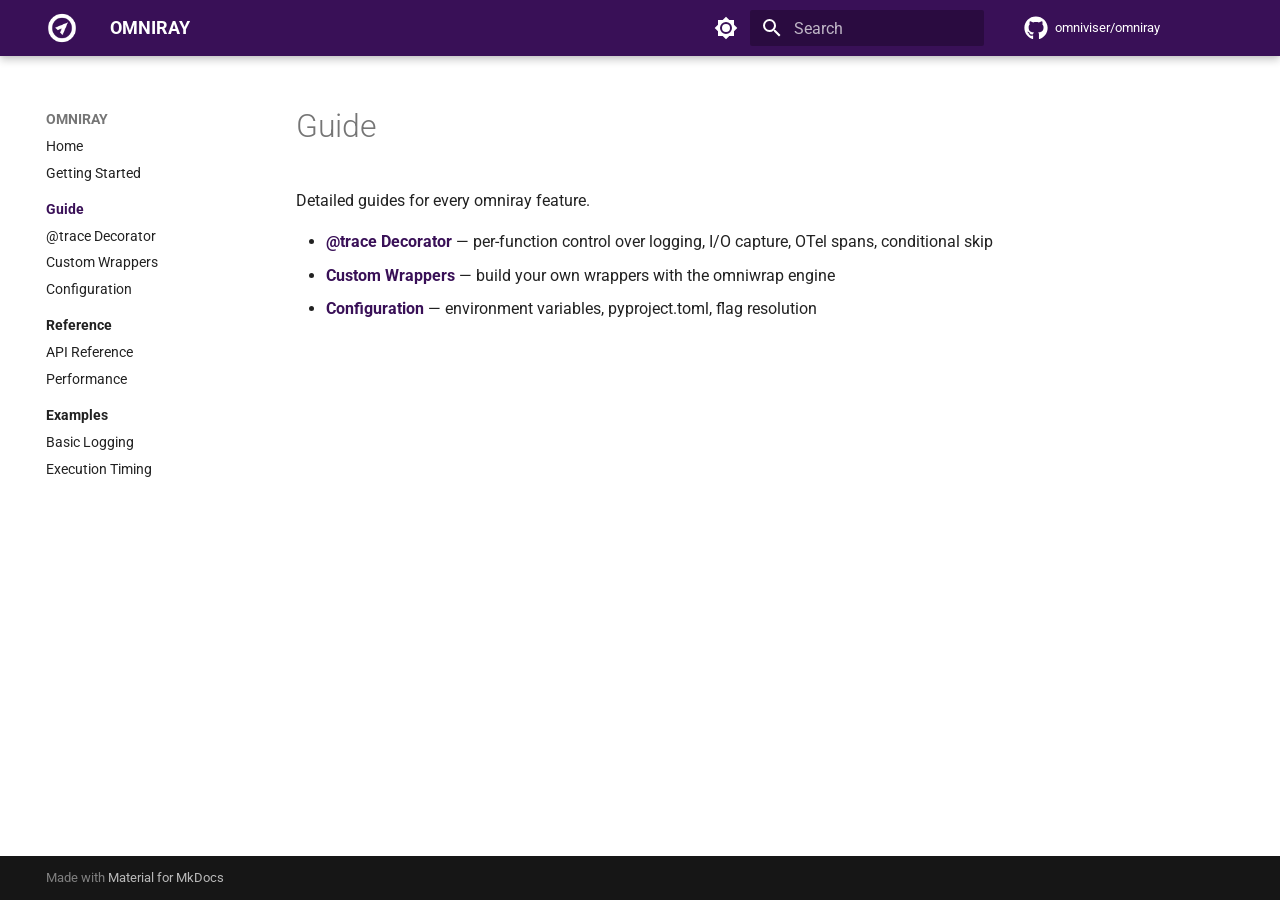
<file: guide/index.html>
<!doctype html>
<html lang="en" class="no-js">
  <head>
    
      <meta charset="utf-8">
      <meta name="viewport" content="width=device-width,initial-scale=1">
      
        <meta name="description" content="Automatic tracing for Python. Stop guessing. Debug effortlessly. You and your AI can now see everything.">
      
      
      
        <link rel="canonical" href="https://omniviser.github.io/omniray/guide/">
      
      
        <link rel="prev" href="../getting-started/">
      
      
        <link rel="next" href="trace-decorator/">
      
      
        
      
      
      <link rel="icon" href="../assets/favicon.svg">
      <meta name="generator" content="mkdocs-1.6.1, mkdocs-material-9.7.5">
    
    
      
        <title>Guide - OMNIRAY</title>
      
    
    
      <link rel="stylesheet" href="../assets/stylesheets/main.484c7ddc.min.css">
      
        
        <link rel="stylesheet" href="../assets/stylesheets/palette.ab4e12ef.min.css">
      
      


    
    
      
    
    
      
        
        
        <link rel="preconnect" href="https://fonts.gstatic.com" crossorigin>
        <link rel="stylesheet" href="https://fonts.googleapis.com/css?family=Roboto:300,300i,400,400i,700,700i%7CRoboto+Mono:400,400i,700,700i&display=fallback">
        <style>:root{--md-text-font:"Roboto";--md-code-font:"Roboto Mono"}</style>
      
    
    
      <link rel="stylesheet" href="../stylesheets/extra.css">
    
    <script>__md_scope=new URL("..",location),__md_hash=e=>[...e].reduce(((e,_)=>(e<<5)-e+_.charCodeAt(0)),0),__md_get=(e,_=localStorage,t=__md_scope)=>JSON.parse(_.getItem(t.pathname+"."+e)),__md_set=(e,_,t=localStorage,a=__md_scope)=>{try{t.setItem(a.pathname+"."+e,JSON.stringify(_))}catch(e){}}</script>
    
      

    
    
  </head>
  
  
    
    
      
    
    
    
    
    <body dir="ltr" data-md-color-scheme="default" data-md-color-primary="custom" data-md-color-accent="custom">
  
    
    <input class="md-toggle" data-md-toggle="drawer" type="checkbox" id="__drawer" autocomplete="off">
    <input class="md-toggle" data-md-toggle="search" type="checkbox" id="__search" autocomplete="off">
    <label class="md-overlay" for="__drawer"></label>
    <div data-md-component="skip">
      
        
        <a href="#guide" class="md-skip">
          Skip to content
        </a>
      
    </div>
    <div data-md-component="announce">
      
    </div>
    
    
      

  

<header class="md-header md-header--shadow" data-md-component="header">
  <nav class="md-header__inner md-grid" aria-label="Header">
    <a href=".." title="OMNIRAY" class="md-header__button md-logo" aria-label="OMNIRAY" data-md-component="logo">
      
  <img src="../assets/icon-white-200.png" alt="logo">

    </a>
    <label class="md-header__button md-icon" for="__drawer">
      
      <svg xmlns="http://www.w3.org/2000/svg" viewBox="0 0 24 24"><path d="M3 6h18v2H3zm0 5h18v2H3zm0 5h18v2H3z"/></svg>
    </label>
    <div class="md-header__title" data-md-component="header-title">
      <div class="md-header__ellipsis">
        <div class="md-header__topic">
          <span class="md-ellipsis">
            OMNIRAY
          </span>
        </div>
        <div class="md-header__topic" data-md-component="header-topic">
          <span class="md-ellipsis">
            
              Guide
            
          </span>
        </div>
      </div>
    </div>
    
      
        <form class="md-header__option" data-md-component="palette">
  
    
    
    
    <input class="md-option" data-md-color-media="(prefers-color-scheme: light)" data-md-color-scheme="default" data-md-color-primary="custom" data-md-color-accent="custom"  aria-label="Switch to dark mode"  type="radio" name="__palette" id="__palette_0">
    
      <label class="md-header__button md-icon" title="Switch to dark mode" for="__palette_1" hidden>
        <svg xmlns="http://www.w3.org/2000/svg" viewBox="0 0 24 24"><path d="M12 8a4 4 0 0 0-4 4 4 4 0 0 0 4 4 4 4 0 0 0 4-4 4 4 0 0 0-4-4m0 10a6 6 0 0 1-6-6 6 6 0 0 1 6-6 6 6 0 0 1 6 6 6 6 0 0 1-6 6m8-9.31V4h-4.69L12 .69 8.69 4H4v4.69L.69 12 4 15.31V20h4.69L12 23.31 15.31 20H20v-4.69L23.31 12z"/></svg>
      </label>
    
  
    
    
    
    <input class="md-option" data-md-color-media="(prefers-color-scheme: dark)" data-md-color-scheme="slate" data-md-color-primary="custom" data-md-color-accent="custom"  aria-label="Switch to light mode"  type="radio" name="__palette" id="__palette_1">
    
      <label class="md-header__button md-icon" title="Switch to light mode" for="__palette_0" hidden>
        <svg xmlns="http://www.w3.org/2000/svg" viewBox="0 0 24 24"><path d="M12 18c-.89 0-1.74-.2-2.5-.55C11.56 16.5 13 14.42 13 12s-1.44-4.5-3.5-5.45C10.26 6.2 11.11 6 12 6a6 6 0 0 1 6 6 6 6 0 0 1-6 6m8-9.31V4h-4.69L12 .69 8.69 4H4v4.69L.69 12 4 15.31V20h4.69L12 23.31 15.31 20H20v-4.69L23.31 12z"/></svg>
      </label>
    
  
</form>
      
    
    
      <script>var palette=__md_get("__palette");if(palette&&palette.color){if("(prefers-color-scheme)"===palette.color.media){var media=matchMedia("(prefers-color-scheme: light)"),input=document.querySelector(media.matches?"[data-md-color-media='(prefers-color-scheme: light)']":"[data-md-color-media='(prefers-color-scheme: dark)']");palette.color.media=input.getAttribute("data-md-color-media"),palette.color.scheme=input.getAttribute("data-md-color-scheme"),palette.color.primary=input.getAttribute("data-md-color-primary"),palette.color.accent=input.getAttribute("data-md-color-accent")}for(var[key,value]of Object.entries(palette.color))document.body.setAttribute("data-md-color-"+key,value)}</script>
    
    
    
      
      
        <label class="md-header__button md-icon" for="__search">
          
          <svg xmlns="http://www.w3.org/2000/svg" viewBox="0 0 24 24"><path d="M9.5 3A6.5 6.5 0 0 1 16 9.5c0 1.61-.59 3.09-1.56 4.23l.27.27h.79l5 5-1.5 1.5-5-5v-.79l-.27-.27A6.52 6.52 0 0 1 9.5 16 6.5 6.5 0 0 1 3 9.5 6.5 6.5 0 0 1 9.5 3m0 2C7 5 5 7 5 9.5S7 14 9.5 14 14 12 14 9.5 12 5 9.5 5"/></svg>
        </label>
        <div class="md-search" data-md-component="search" role="dialog">
  <label class="md-search__overlay" for="__search"></label>
  <div class="md-search__inner" role="search">
    <form class="md-search__form" name="search">
      <input type="text" class="md-search__input" name="query" aria-label="Search" placeholder="Search" autocapitalize="off" autocorrect="off" autocomplete="off" spellcheck="false" data-md-component="search-query" required>
      <label class="md-search__icon md-icon" for="__search">
        
        <svg xmlns="http://www.w3.org/2000/svg" viewBox="0 0 24 24"><path d="M9.5 3A6.5 6.5 0 0 1 16 9.5c0 1.61-.59 3.09-1.56 4.23l.27.27h.79l5 5-1.5 1.5-5-5v-.79l-.27-.27A6.52 6.52 0 0 1 9.5 16 6.5 6.5 0 0 1 3 9.5 6.5 6.5 0 0 1 9.5 3m0 2C7 5 5 7 5 9.5S7 14 9.5 14 14 12 14 9.5 12 5 9.5 5"/></svg>
        
        <svg xmlns="http://www.w3.org/2000/svg" viewBox="0 0 24 24"><path d="M20 11v2H8l5.5 5.5-1.42 1.42L4.16 12l7.92-7.92L13.5 5.5 8 11z"/></svg>
      </label>
      <nav class="md-search__options" aria-label="Search">
        
        <button type="reset" class="md-search__icon md-icon" title="Clear" aria-label="Clear" tabindex="-1">
          
          <svg xmlns="http://www.w3.org/2000/svg" viewBox="0 0 24 24"><path d="M19 6.41 17.59 5 12 10.59 6.41 5 5 6.41 10.59 12 5 17.59 6.41 19 12 13.41 17.59 19 19 17.59 13.41 12z"/></svg>
        </button>
      </nav>
      
        <div class="md-search__suggest" data-md-component="search-suggest"></div>
      
    </form>
    <div class="md-search__output">
      <div class="md-search__scrollwrap" tabindex="0" data-md-scrollfix>
        <div class="md-search-result" data-md-component="search-result">
          <div class="md-search-result__meta">
            Initializing search
          </div>
          <ol class="md-search-result__list" role="presentation"></ol>
        </div>
      </div>
    </div>
  </div>
</div>
      
    
    
      <div class="md-header__source">
        <a href="https://github.com/omniviser/omniray" title="Go to repository" class="md-source" data-md-component="source">
  <div class="md-source__icon md-icon">
    
    <svg xmlns="http://www.w3.org/2000/svg" viewBox="0 0 512 512"><!--! Font Awesome Free 7.1.0 by @fontawesome - https://fontawesome.com License - https://fontawesome.com/license/free (Icons: CC BY 4.0, Fonts: SIL OFL 1.1, Code: MIT License) Copyright 2025 Fonticons, Inc.--><path d="M173.9 397.4c0 2-2.3 3.6-5.2 3.6-3.3.3-5.6-1.3-5.6-3.6 0-2 2.3-3.6 5.2-3.6 3-.3 5.6 1.3 5.6 3.6m-31.1-4.5c-.7 2 1.3 4.3 4.3 4.9 2.6 1 5.6 0 6.2-2s-1.3-4.3-4.3-5.2c-2.6-.7-5.5.3-6.2 2.3m44.2-1.7c-2.9.7-4.9 2.6-4.6 4.9.3 2 2.9 3.3 5.9 2.6 2.9-.7 4.9-2.6 4.6-4.6-.3-1.9-3-3.2-5.9-2.9M252.8 8C114.1 8 8 113.3 8 252c0 110.9 69.8 205.8 169.5 239.2 12.8 2.3 17.3-5.6 17.3-12.1 0-6.2-.3-40.4-.3-61.4 0 0-70 15-84.7-29.8 0 0-11.4-29.1-27.8-36.6 0 0-22.9-15.7 1.6-15.4 0 0 24.9 2 38.6 25.8 21.9 38.6 58.6 27.5 72.9 20.9 2.3-16 8.8-27.1 16-33.7-55.9-6.2-112.3-14.3-112.3-110.5 0-27.5 7.6-41.3 23.6-58.9-2.6-6.5-11.1-33.3 2.6-67.9 20.9-6.5 69 27 69 27 20-5.6 41.5-8.5 62.8-8.5s42.8 2.9 62.8 8.5c0 0 48.1-33.6 69-27 13.7 34.7 5.2 61.4 2.6 67.9 16 17.7 25.8 31.5 25.8 58.9 0 96.5-58.9 104.2-114.8 110.5 9.2 7.9 17 22.9 17 46.4 0 33.7-.3 75.4-.3 83.6 0 6.5 4.6 14.4 17.3 12.1C436.2 457.8 504 362.9 504 252 504 113.3 391.5 8 252.8 8M105.2 352.9c-1.3 1-1 3.3.7 5.2 1.6 1.6 3.9 2.3 5.2 1 1.3-1 1-3.3-.7-5.2-1.6-1.6-3.9-2.3-5.2-1m-10.8-8.1c-.7 1.3.3 2.9 2.3 3.9 1.6 1 3.6.7 4.3-.7.7-1.3-.3-2.9-2.3-3.9-2-.6-3.6-.3-4.3.7m32.4 35.6c-1.6 1.3-1 4.3 1.3 6.2 2.3 2.3 5.2 2.6 6.5 1 1.3-1.3.7-4.3-1.3-6.2-2.2-2.3-5.2-2.6-6.5-1m-11.4-14.7c-1.6 1-1.6 3.6 0 5.9s4.3 3.3 5.6 2.3c1.6-1.3 1.6-3.9 0-6.2-1.4-2.3-4-3.3-5.6-2"/></svg>
  </div>
  <div class="md-source__repository">
    omniviser/omniray
  </div>
</a>
      </div>
    
  </nav>
  
</header>
    
    <div class="md-container" data-md-component="container">
      
      
        
          
        
      
      <main class="md-main" data-md-component="main">
        <div class="md-main__inner md-grid">
          
            
              
              <div class="md-sidebar md-sidebar--primary" data-md-component="sidebar" data-md-type="navigation" >
                <div class="md-sidebar__scrollwrap">
                  <div class="md-sidebar__inner">
                    



  

<nav class="md-nav md-nav--primary md-nav--integrated" aria-label="Navigation" data-md-level="0">
  <label class="md-nav__title" for="__drawer">
    <a href=".." title="OMNIRAY" class="md-nav__button md-logo" aria-label="OMNIRAY" data-md-component="logo">
      
  <img src="../assets/icon-white-200.png" alt="logo">

    </a>
    OMNIRAY
  </label>
  
    <div class="md-nav__source">
      <a href="https://github.com/omniviser/omniray" title="Go to repository" class="md-source" data-md-component="source">
  <div class="md-source__icon md-icon">
    
    <svg xmlns="http://www.w3.org/2000/svg" viewBox="0 0 512 512"><!--! Font Awesome Free 7.1.0 by @fontawesome - https://fontawesome.com License - https://fontawesome.com/license/free (Icons: CC BY 4.0, Fonts: SIL OFL 1.1, Code: MIT License) Copyright 2025 Fonticons, Inc.--><path d="M173.9 397.4c0 2-2.3 3.6-5.2 3.6-3.3.3-5.6-1.3-5.6-3.6 0-2 2.3-3.6 5.2-3.6 3-.3 5.6 1.3 5.6 3.6m-31.1-4.5c-.7 2 1.3 4.3 4.3 4.9 2.6 1 5.6 0 6.2-2s-1.3-4.3-4.3-5.2c-2.6-.7-5.5.3-6.2 2.3m44.2-1.7c-2.9.7-4.9 2.6-4.6 4.9.3 2 2.9 3.3 5.9 2.6 2.9-.7 4.9-2.6 4.6-4.6-.3-1.9-3-3.2-5.9-2.9M252.8 8C114.1 8 8 113.3 8 252c0 110.9 69.8 205.8 169.5 239.2 12.8 2.3 17.3-5.6 17.3-12.1 0-6.2-.3-40.4-.3-61.4 0 0-70 15-84.7-29.8 0 0-11.4-29.1-27.8-36.6 0 0-22.9-15.7 1.6-15.4 0 0 24.9 2 38.6 25.8 21.9 38.6 58.6 27.5 72.9 20.9 2.3-16 8.8-27.1 16-33.7-55.9-6.2-112.3-14.3-112.3-110.5 0-27.5 7.6-41.3 23.6-58.9-2.6-6.5-11.1-33.3 2.6-67.9 20.9-6.5 69 27 69 27 20-5.6 41.5-8.5 62.8-8.5s42.8 2.9 62.8 8.5c0 0 48.1-33.6 69-27 13.7 34.7 5.2 61.4 2.6 67.9 16 17.7 25.8 31.5 25.8 58.9 0 96.5-58.9 104.2-114.8 110.5 9.2 7.9 17 22.9 17 46.4 0 33.7-.3 75.4-.3 83.6 0 6.5 4.6 14.4 17.3 12.1C436.2 457.8 504 362.9 504 252 504 113.3 391.5 8 252.8 8M105.2 352.9c-1.3 1-1 3.3.7 5.2 1.6 1.6 3.9 2.3 5.2 1 1.3-1 1-3.3-.7-5.2-1.6-1.6-3.9-2.3-5.2-1m-10.8-8.1c-.7 1.3.3 2.9 2.3 3.9 1.6 1 3.6.7 4.3-.7.7-1.3-.3-2.9-2.3-3.9-2-.6-3.6-.3-4.3.7m32.4 35.6c-1.6 1.3-1 4.3 1.3 6.2 2.3 2.3 5.2 2.6 6.5 1 1.3-1.3.7-4.3-1.3-6.2-2.2-2.3-5.2-2.6-6.5-1m-11.4-14.7c-1.6 1-1.6 3.6 0 5.9s4.3 3.3 5.6 2.3c1.6-1.3 1.6-3.9 0-6.2-1.4-2.3-4-3.3-5.6-2"/></svg>
  </div>
  <div class="md-source__repository">
    omniviser/omniray
  </div>
</a>
    </div>
  
  <ul class="md-nav__list" data-md-scrollfix>
    
      
      
  
  
  
  
    <li class="md-nav__item">
      <a href=".." class="md-nav__link">
        
  
  
  <span class="md-ellipsis">
    
  
    Home
  

    
  </span>
  
  

      </a>
    </li>
  

    
      
      
  
  
  
  
    <li class="md-nav__item">
      <a href="../getting-started/" class="md-nav__link">
        
  
  
  <span class="md-ellipsis">
    
  
    Getting Started
  

    
  </span>
  
  

      </a>
    </li>
  

    
      
      
  
  
    
  
  
  
    
    
      
        
          
        
      
        
      
        
      
        
      
    
    
    
      
        
        
      
    
    
    <li class="md-nav__item md-nav__item--active md-nav__item--section md-nav__item--nested">
      
        
        
        <input class="md-nav__toggle md-toggle " type="checkbox" id="__nav_3" checked>
        
          
          <div class="md-nav__link md-nav__container">
            <a href="./" class="md-nav__link md-nav__link--active">
              
  
  
  <span class="md-ellipsis">
    
  
    Guide
  

    
  </span>
  
  

            </a>
            
              
              <label class="md-nav__link md-nav__link--active" for="__nav_3" id="__nav_3_label" tabindex="">
                <span class="md-nav__icon md-icon"></span>
              </label>
            
          </div>
        
        <nav class="md-nav" data-md-level="1" aria-labelledby="__nav_3_label" aria-expanded="true">
          <label class="md-nav__title" for="__nav_3">
            <span class="md-nav__icon md-icon"></span>
            
  
    Guide
  

          </label>
          <ul class="md-nav__list" data-md-scrollfix>
            
              
            
              
                
  
  
  
  
    <li class="md-nav__item">
      <a href="trace-decorator/" class="md-nav__link">
        
  
  
  <span class="md-ellipsis">
    
  
    @trace Decorator
  

    
  </span>
  
  

      </a>
    </li>
  

              
            
              
                
  
  
  
  
    <li class="md-nav__item">
      <a href="custom-wrappers/" class="md-nav__link">
        
  
  
  <span class="md-ellipsis">
    
  
    Custom Wrappers
  

    
  </span>
  
  

      </a>
    </li>
  

              
            
              
                
  
  
  
  
    <li class="md-nav__item">
      <a href="configuration/" class="md-nav__link">
        
  
  
  <span class="md-ellipsis">
    
  
    Configuration
  

    
  </span>
  
  

      </a>
    </li>
  

              
            
          </ul>
        </nav>
      
    </li>
  

    
      
      
  
  
  
  
    
    
      
        
          
        
      
        
      
        
      
    
    
    
      
        
        
      
    
    
    <li class="md-nav__item md-nav__item--section md-nav__item--nested">
      
        
        
          
        
        <input class="md-nav__toggle md-toggle md-toggle--indeterminate" type="checkbox" id="__nav_4" >
        
          
          <div class="md-nav__link md-nav__container">
            <a href="../reference/" class="md-nav__link ">
              
  
  
  <span class="md-ellipsis">
    
  
    Reference
  

    
  </span>
  
  

            </a>
            
              
              <label class="md-nav__link " for="__nav_4" id="__nav_4_label" tabindex="">
                <span class="md-nav__icon md-icon"></span>
              </label>
            
          </div>
        
        <nav class="md-nav" data-md-level="1" aria-labelledby="__nav_4_label" aria-expanded="false">
          <label class="md-nav__title" for="__nav_4">
            <span class="md-nav__icon md-icon"></span>
            
  
    Reference
  

          </label>
          <ul class="md-nav__list" data-md-scrollfix>
            
              
            
              
                
  
  
  
  
    <li class="md-nav__item">
      <a href="../reference/api/" class="md-nav__link">
        
  
  
  <span class="md-ellipsis">
    
  
    API Reference
  

    
  </span>
  
  

      </a>
    </li>
  

              
            
              
                
  
  
  
  
    <li class="md-nav__item">
      <a href="../reference/performance/" class="md-nav__link">
        
  
  
  <span class="md-ellipsis">
    
  
    Performance
  

    
  </span>
  
  

      </a>
    </li>
  

              
            
          </ul>
        </nav>
      
    </li>
  

    
      
      
  
  
  
  
    
    
      
        
          
        
      
        
      
        
      
    
    
    
      
        
        
      
    
    
    <li class="md-nav__item md-nav__item--section md-nav__item--nested">
      
        
        
          
        
        <input class="md-nav__toggle md-toggle md-toggle--indeterminate" type="checkbox" id="__nav_5" >
        
          
          <div class="md-nav__link md-nav__container">
            <a href="../examples/" class="md-nav__link ">
              
  
  
  <span class="md-ellipsis">
    
  
    Examples
  

    
  </span>
  
  

            </a>
            
              
              <label class="md-nav__link " for="__nav_5" id="__nav_5_label" tabindex="">
                <span class="md-nav__icon md-icon"></span>
              </label>
            
          </div>
        
        <nav class="md-nav" data-md-level="1" aria-labelledby="__nav_5_label" aria-expanded="false">
          <label class="md-nav__title" for="__nav_5">
            <span class="md-nav__icon md-icon"></span>
            
  
    Examples
  

          </label>
          <ul class="md-nav__list" data-md-scrollfix>
            
              
            
              
                
  
  
  
  
    <li class="md-nav__item">
      <a href="../examples/basic-logging/" class="md-nav__link">
        
  
  
  <span class="md-ellipsis">
    
  
    Basic Logging
  

    
  </span>
  
  

      </a>
    </li>
  

              
            
              
                
  
  
  
  
    <li class="md-nav__item">
      <a href="../examples/basic-timing/" class="md-nav__link">
        
  
  
  <span class="md-ellipsis">
    
  
    Execution Timing
  

    
  </span>
  
  

      </a>
    </li>
  

              
            
          </ul>
        </nav>
      
    </li>
  

    
  </ul>
</nav>
                  </div>
                </div>
              </div>
            
            
          
          
            <div class="md-content" data-md-component="content">
              
              <article class="md-content__inner md-typeset">
                
                  


  
  


<h1 id="guide">Guide<a class="headerlink" href="#guide" title="Permanent link">&para;</a></h1>
<p>Detailed guides for every omniray feature.</p>
<ul>
<li><strong><a href="trace-decorator/">@trace Decorator</a></strong> — per-function control over logging, I/O capture, OTel spans, conditional skip</li>
<li><strong><a href="custom-wrappers/">Custom Wrappers</a></strong> — build your own wrappers with the omniwrap engine</li>
<li><strong><a href="configuration/">Configuration</a></strong> — environment variables, pyproject.toml, flag resolution</li>
</ul>












                
              </article>
            </div>
          
          
<script>var target=document.getElementById(location.hash.slice(1));target&&target.name&&(target.checked=target.name.startsWith("__tabbed_"))</script>
        </div>
        
          <button type="button" class="md-top md-icon" data-md-component="top" hidden>
  
  <svg xmlns="http://www.w3.org/2000/svg" viewBox="0 0 24 24"><path d="M13 20h-2V8l-5.5 5.5-1.42-1.42L12 4.16l7.92 7.92-1.42 1.42L13 8z"/></svg>
  Back to top
</button>
        
      </main>
      
        <footer class="md-footer">
  
  <div class="md-footer-meta md-typeset">
    <div class="md-footer-meta__inner md-grid">
      <div class="md-copyright">
  
  
    Made with
    <a href="https://squidfunk.github.io/mkdocs-material/" target="_blank" rel="noopener">
      Material for MkDocs
    </a>
  
</div>
      
    </div>
  </div>
</footer>
      
    </div>
    <div class="md-dialog" data-md-component="dialog">
      <div class="md-dialog__inner md-typeset"></div>
    </div>
    
    
    
      
      
      <script id="__config" type="application/json">{"annotate": null, "base": "..", "features": ["navigation.instant", "navigation.sections", "navigation.indexes", "navigation.expand", "navigation.top", "search.highlight", "search.suggest", "content.code.copy", "content.code.annotate", "toc.integrate"], "search": "../assets/javascripts/workers/search.2c215733.min.js", "tags": null, "translations": {"clipboard.copied": "Copied to clipboard", "clipboard.copy": "Copy to clipboard", "search.result.more.one": "1 more on this page", "search.result.more.other": "# more on this page", "search.result.none": "No matching documents", "search.result.one": "1 matching document", "search.result.other": "# matching documents", "search.result.placeholder": "Type to start searching", "search.result.term.missing": "Missing", "select.version": "Select version"}, "version": null}</script>
    
    
      <script src="../assets/javascripts/bundle.79ae519e.min.js"></script>
      
    
  </body>
</html>
</file>
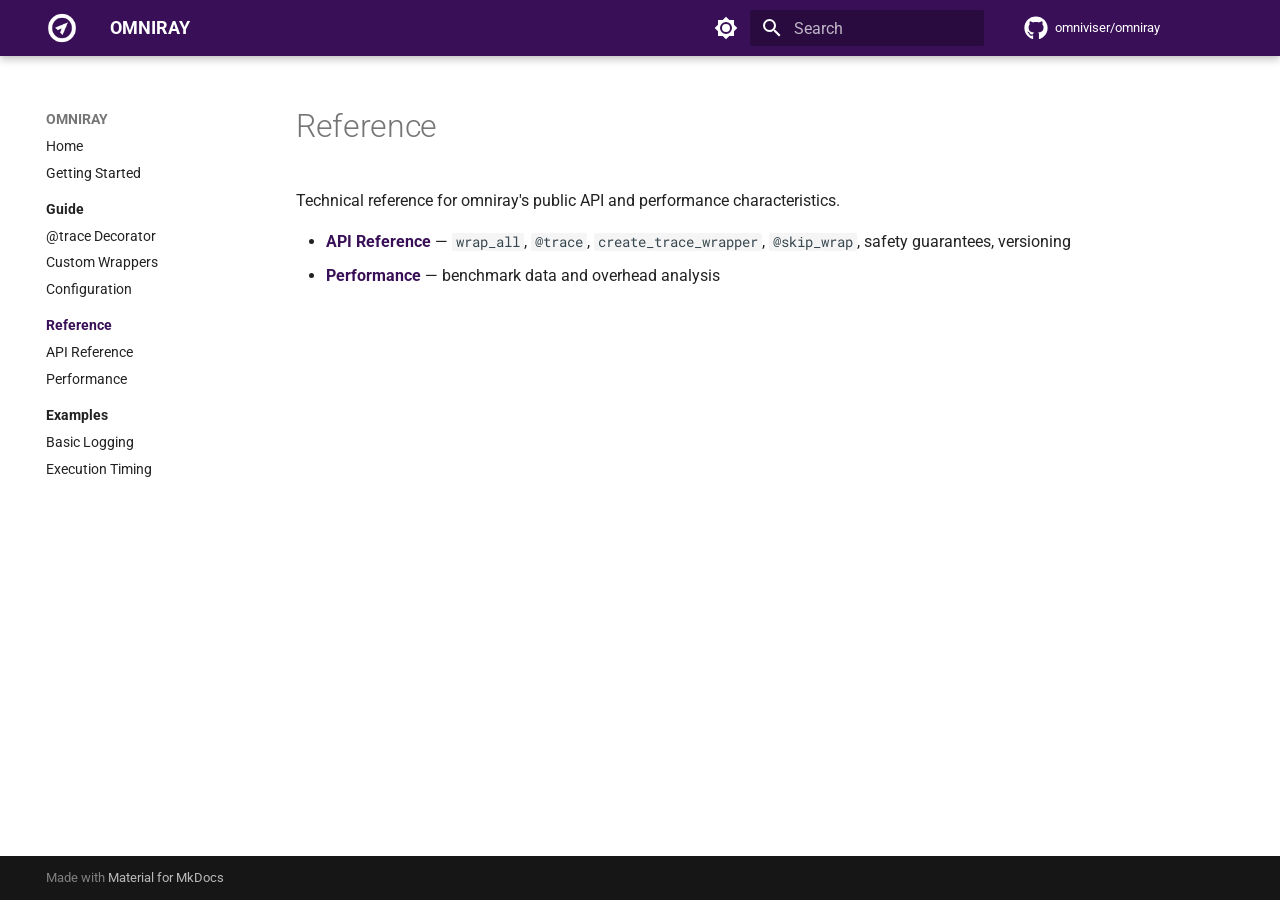
<file: reference/index.html>
<!doctype html>
<html lang="en" class="no-js">
  <head>
    
      <meta charset="utf-8">
      <meta name="viewport" content="width=device-width,initial-scale=1">
      
        <meta name="description" content="Automatic tracing for Python. Stop guessing. Debug effortlessly. You and your AI can now see everything.">
      
      
      
        <link rel="canonical" href="https://omniviser.github.io/omniray/reference/">
      
      
        <link rel="prev" href="../guide/configuration/">
      
      
        <link rel="next" href="api/">
      
      
        
      
      
      <link rel="icon" href="../assets/favicon.svg">
      <meta name="generator" content="mkdocs-1.6.1, mkdocs-material-9.7.5">
    
    
      
        <title>Reference - OMNIRAY</title>
      
    
    
      <link rel="stylesheet" href="../assets/stylesheets/main.484c7ddc.min.css">
      
        
        <link rel="stylesheet" href="../assets/stylesheets/palette.ab4e12ef.min.css">
      
      


    
    
      
    
    
      
        
        
        <link rel="preconnect" href="https://fonts.gstatic.com" crossorigin>
        <link rel="stylesheet" href="https://fonts.googleapis.com/css?family=Roboto:300,300i,400,400i,700,700i%7CRoboto+Mono:400,400i,700,700i&display=fallback">
        <style>:root{--md-text-font:"Roboto";--md-code-font:"Roboto Mono"}</style>
      
    
    
      <link rel="stylesheet" href="../stylesheets/extra.css">
    
    <script>__md_scope=new URL("..",location),__md_hash=e=>[...e].reduce(((e,_)=>(e<<5)-e+_.charCodeAt(0)),0),__md_get=(e,_=localStorage,t=__md_scope)=>JSON.parse(_.getItem(t.pathname+"."+e)),__md_set=(e,_,t=localStorage,a=__md_scope)=>{try{t.setItem(a.pathname+"."+e,JSON.stringify(_))}catch(e){}}</script>
    
      

    
    
  </head>
  
  
    
    
      
    
    
    
    
    <body dir="ltr" data-md-color-scheme="default" data-md-color-primary="custom" data-md-color-accent="custom">
  
    
    <input class="md-toggle" data-md-toggle="drawer" type="checkbox" id="__drawer" autocomplete="off">
    <input class="md-toggle" data-md-toggle="search" type="checkbox" id="__search" autocomplete="off">
    <label class="md-overlay" for="__drawer"></label>
    <div data-md-component="skip">
      
        
        <a href="#reference" class="md-skip">
          Skip to content
        </a>
      
    </div>
    <div data-md-component="announce">
      
    </div>
    
    
      

  

<header class="md-header md-header--shadow" data-md-component="header">
  <nav class="md-header__inner md-grid" aria-label="Header">
    <a href=".." title="OMNIRAY" class="md-header__button md-logo" aria-label="OMNIRAY" data-md-component="logo">
      
  <img src="../assets/icon-white-200.png" alt="logo">

    </a>
    <label class="md-header__button md-icon" for="__drawer">
      
      <svg xmlns="http://www.w3.org/2000/svg" viewBox="0 0 24 24"><path d="M3 6h18v2H3zm0 5h18v2H3zm0 5h18v2H3z"/></svg>
    </label>
    <div class="md-header__title" data-md-component="header-title">
      <div class="md-header__ellipsis">
        <div class="md-header__topic">
          <span class="md-ellipsis">
            OMNIRAY
          </span>
        </div>
        <div class="md-header__topic" data-md-component="header-topic">
          <span class="md-ellipsis">
            
              Reference
            
          </span>
        </div>
      </div>
    </div>
    
      
        <form class="md-header__option" data-md-component="palette">
  
    
    
    
    <input class="md-option" data-md-color-media="(prefers-color-scheme: light)" data-md-color-scheme="default" data-md-color-primary="custom" data-md-color-accent="custom"  aria-label="Switch to dark mode"  type="radio" name="__palette" id="__palette_0">
    
      <label class="md-header__button md-icon" title="Switch to dark mode" for="__palette_1" hidden>
        <svg xmlns="http://www.w3.org/2000/svg" viewBox="0 0 24 24"><path d="M12 8a4 4 0 0 0-4 4 4 4 0 0 0 4 4 4 4 0 0 0 4-4 4 4 0 0 0-4-4m0 10a6 6 0 0 1-6-6 6 6 0 0 1 6-6 6 6 0 0 1 6 6 6 6 0 0 1-6 6m8-9.31V4h-4.69L12 .69 8.69 4H4v4.69L.69 12 4 15.31V20h4.69L12 23.31 15.31 20H20v-4.69L23.31 12z"/></svg>
      </label>
    
  
    
    
    
    <input class="md-option" data-md-color-media="(prefers-color-scheme: dark)" data-md-color-scheme="slate" data-md-color-primary="custom" data-md-color-accent="custom"  aria-label="Switch to light mode"  type="radio" name="__palette" id="__palette_1">
    
      <label class="md-header__button md-icon" title="Switch to light mode" for="__palette_0" hidden>
        <svg xmlns="http://www.w3.org/2000/svg" viewBox="0 0 24 24"><path d="M12 18c-.89 0-1.74-.2-2.5-.55C11.56 16.5 13 14.42 13 12s-1.44-4.5-3.5-5.45C10.26 6.2 11.11 6 12 6a6 6 0 0 1 6 6 6 6 0 0 1-6 6m8-9.31V4h-4.69L12 .69 8.69 4H4v4.69L.69 12 4 15.31V20h4.69L12 23.31 15.31 20H20v-4.69L23.31 12z"/></svg>
      </label>
    
  
</form>
      
    
    
      <script>var palette=__md_get("__palette");if(palette&&palette.color){if("(prefers-color-scheme)"===palette.color.media){var media=matchMedia("(prefers-color-scheme: light)"),input=document.querySelector(media.matches?"[data-md-color-media='(prefers-color-scheme: light)']":"[data-md-color-media='(prefers-color-scheme: dark)']");palette.color.media=input.getAttribute("data-md-color-media"),palette.color.scheme=input.getAttribute("data-md-color-scheme"),palette.color.primary=input.getAttribute("data-md-color-primary"),palette.color.accent=input.getAttribute("data-md-color-accent")}for(var[key,value]of Object.entries(palette.color))document.body.setAttribute("data-md-color-"+key,value)}</script>
    
    
    
      
      
        <label class="md-header__button md-icon" for="__search">
          
          <svg xmlns="http://www.w3.org/2000/svg" viewBox="0 0 24 24"><path d="M9.5 3A6.5 6.5 0 0 1 16 9.5c0 1.61-.59 3.09-1.56 4.23l.27.27h.79l5 5-1.5 1.5-5-5v-.79l-.27-.27A6.52 6.52 0 0 1 9.5 16 6.5 6.5 0 0 1 3 9.5 6.5 6.5 0 0 1 9.5 3m0 2C7 5 5 7 5 9.5S7 14 9.5 14 14 12 14 9.5 12 5 9.5 5"/></svg>
        </label>
        <div class="md-search" data-md-component="search" role="dialog">
  <label class="md-search__overlay" for="__search"></label>
  <div class="md-search__inner" role="search">
    <form class="md-search__form" name="search">
      <input type="text" class="md-search__input" name="query" aria-label="Search" placeholder="Search" autocapitalize="off" autocorrect="off" autocomplete="off" spellcheck="false" data-md-component="search-query" required>
      <label class="md-search__icon md-icon" for="__search">
        
        <svg xmlns="http://www.w3.org/2000/svg" viewBox="0 0 24 24"><path d="M9.5 3A6.5 6.5 0 0 1 16 9.5c0 1.61-.59 3.09-1.56 4.23l.27.27h.79l5 5-1.5 1.5-5-5v-.79l-.27-.27A6.52 6.52 0 0 1 9.5 16 6.5 6.5 0 0 1 3 9.5 6.5 6.5 0 0 1 9.5 3m0 2C7 5 5 7 5 9.5S7 14 9.5 14 14 12 14 9.5 12 5 9.5 5"/></svg>
        
        <svg xmlns="http://www.w3.org/2000/svg" viewBox="0 0 24 24"><path d="M20 11v2H8l5.5 5.5-1.42 1.42L4.16 12l7.92-7.92L13.5 5.5 8 11z"/></svg>
      </label>
      <nav class="md-search__options" aria-label="Search">
        
        <button type="reset" class="md-search__icon md-icon" title="Clear" aria-label="Clear" tabindex="-1">
          
          <svg xmlns="http://www.w3.org/2000/svg" viewBox="0 0 24 24"><path d="M19 6.41 17.59 5 12 10.59 6.41 5 5 6.41 10.59 12 5 17.59 6.41 19 12 13.41 17.59 19 19 17.59 13.41 12z"/></svg>
        </button>
      </nav>
      
        <div class="md-search__suggest" data-md-component="search-suggest"></div>
      
    </form>
    <div class="md-search__output">
      <div class="md-search__scrollwrap" tabindex="0" data-md-scrollfix>
        <div class="md-search-result" data-md-component="search-result">
          <div class="md-search-result__meta">
            Initializing search
          </div>
          <ol class="md-search-result__list" role="presentation"></ol>
        </div>
      </div>
    </div>
  </div>
</div>
      
    
    
      <div class="md-header__source">
        <a href="https://github.com/omniviser/omniray" title="Go to repository" class="md-source" data-md-component="source">
  <div class="md-source__icon md-icon">
    
    <svg xmlns="http://www.w3.org/2000/svg" viewBox="0 0 512 512"><!--! Font Awesome Free 7.1.0 by @fontawesome - https://fontawesome.com License - https://fontawesome.com/license/free (Icons: CC BY 4.0, Fonts: SIL OFL 1.1, Code: MIT License) Copyright 2025 Fonticons, Inc.--><path d="M173.9 397.4c0 2-2.3 3.6-5.2 3.6-3.3.3-5.6-1.3-5.6-3.6 0-2 2.3-3.6 5.2-3.6 3-.3 5.6 1.3 5.6 3.6m-31.1-4.5c-.7 2 1.3 4.3 4.3 4.9 2.6 1 5.6 0 6.2-2s-1.3-4.3-4.3-5.2c-2.6-.7-5.5.3-6.2 2.3m44.2-1.7c-2.9.7-4.9 2.6-4.6 4.9.3 2 2.9 3.3 5.9 2.6 2.9-.7 4.9-2.6 4.6-4.6-.3-1.9-3-3.2-5.9-2.9M252.8 8C114.1 8 8 113.3 8 252c0 110.9 69.8 205.8 169.5 239.2 12.8 2.3 17.3-5.6 17.3-12.1 0-6.2-.3-40.4-.3-61.4 0 0-70 15-84.7-29.8 0 0-11.4-29.1-27.8-36.6 0 0-22.9-15.7 1.6-15.4 0 0 24.9 2 38.6 25.8 21.9 38.6 58.6 27.5 72.9 20.9 2.3-16 8.8-27.1 16-33.7-55.9-6.2-112.3-14.3-112.3-110.5 0-27.5 7.6-41.3 23.6-58.9-2.6-6.5-11.1-33.3 2.6-67.9 20.9-6.5 69 27 69 27 20-5.6 41.5-8.5 62.8-8.5s42.8 2.9 62.8 8.5c0 0 48.1-33.6 69-27 13.7 34.7 5.2 61.4 2.6 67.9 16 17.7 25.8 31.5 25.8 58.9 0 96.5-58.9 104.2-114.8 110.5 9.2 7.9 17 22.9 17 46.4 0 33.7-.3 75.4-.3 83.6 0 6.5 4.6 14.4 17.3 12.1C436.2 457.8 504 362.9 504 252 504 113.3 391.5 8 252.8 8M105.2 352.9c-1.3 1-1 3.3.7 5.2 1.6 1.6 3.9 2.3 5.2 1 1.3-1 1-3.3-.7-5.2-1.6-1.6-3.9-2.3-5.2-1m-10.8-8.1c-.7 1.3.3 2.9 2.3 3.9 1.6 1 3.6.7 4.3-.7.7-1.3-.3-2.9-2.3-3.9-2-.6-3.6-.3-4.3.7m32.4 35.6c-1.6 1.3-1 4.3 1.3 6.2 2.3 2.3 5.2 2.6 6.5 1 1.3-1.3.7-4.3-1.3-6.2-2.2-2.3-5.2-2.6-6.5-1m-11.4-14.7c-1.6 1-1.6 3.6 0 5.9s4.3 3.3 5.6 2.3c1.6-1.3 1.6-3.9 0-6.2-1.4-2.3-4-3.3-5.6-2"/></svg>
  </div>
  <div class="md-source__repository">
    omniviser/omniray
  </div>
</a>
      </div>
    
  </nav>
  
</header>
    
    <div class="md-container" data-md-component="container">
      
      
        
          
        
      
      <main class="md-main" data-md-component="main">
        <div class="md-main__inner md-grid">
          
            
              
              <div class="md-sidebar md-sidebar--primary" data-md-component="sidebar" data-md-type="navigation" >
                <div class="md-sidebar__scrollwrap">
                  <div class="md-sidebar__inner">
                    



  

<nav class="md-nav md-nav--primary md-nav--integrated" aria-label="Navigation" data-md-level="0">
  <label class="md-nav__title" for="__drawer">
    <a href=".." title="OMNIRAY" class="md-nav__button md-logo" aria-label="OMNIRAY" data-md-component="logo">
      
  <img src="../assets/icon-white-200.png" alt="logo">

    </a>
    OMNIRAY
  </label>
  
    <div class="md-nav__source">
      <a href="https://github.com/omniviser/omniray" title="Go to repository" class="md-source" data-md-component="source">
  <div class="md-source__icon md-icon">
    
    <svg xmlns="http://www.w3.org/2000/svg" viewBox="0 0 512 512"><!--! Font Awesome Free 7.1.0 by @fontawesome - https://fontawesome.com License - https://fontawesome.com/license/free (Icons: CC BY 4.0, Fonts: SIL OFL 1.1, Code: MIT License) Copyright 2025 Fonticons, Inc.--><path d="M173.9 397.4c0 2-2.3 3.6-5.2 3.6-3.3.3-5.6-1.3-5.6-3.6 0-2 2.3-3.6 5.2-3.6 3-.3 5.6 1.3 5.6 3.6m-31.1-4.5c-.7 2 1.3 4.3 4.3 4.9 2.6 1 5.6 0 6.2-2s-1.3-4.3-4.3-5.2c-2.6-.7-5.5.3-6.2 2.3m44.2-1.7c-2.9.7-4.9 2.6-4.6 4.9.3 2 2.9 3.3 5.9 2.6 2.9-.7 4.9-2.6 4.6-4.6-.3-1.9-3-3.2-5.9-2.9M252.8 8C114.1 8 8 113.3 8 252c0 110.9 69.8 205.8 169.5 239.2 12.8 2.3 17.3-5.6 17.3-12.1 0-6.2-.3-40.4-.3-61.4 0 0-70 15-84.7-29.8 0 0-11.4-29.1-27.8-36.6 0 0-22.9-15.7 1.6-15.4 0 0 24.9 2 38.6 25.8 21.9 38.6 58.6 27.5 72.9 20.9 2.3-16 8.8-27.1 16-33.7-55.9-6.2-112.3-14.3-112.3-110.5 0-27.5 7.6-41.3 23.6-58.9-2.6-6.5-11.1-33.3 2.6-67.9 20.9-6.5 69 27 69 27 20-5.6 41.5-8.5 62.8-8.5s42.8 2.9 62.8 8.5c0 0 48.1-33.6 69-27 13.7 34.7 5.2 61.4 2.6 67.9 16 17.7 25.8 31.5 25.8 58.9 0 96.5-58.9 104.2-114.8 110.5 9.2 7.9 17 22.9 17 46.4 0 33.7-.3 75.4-.3 83.6 0 6.5 4.6 14.4 17.3 12.1C436.2 457.8 504 362.9 504 252 504 113.3 391.5 8 252.8 8M105.2 352.9c-1.3 1-1 3.3.7 5.2 1.6 1.6 3.9 2.3 5.2 1 1.3-1 1-3.3-.7-5.2-1.6-1.6-3.9-2.3-5.2-1m-10.8-8.1c-.7 1.3.3 2.9 2.3 3.9 1.6 1 3.6.7 4.3-.7.7-1.3-.3-2.9-2.3-3.9-2-.6-3.6-.3-4.3.7m32.4 35.6c-1.6 1.3-1 4.3 1.3 6.2 2.3 2.3 5.2 2.6 6.5 1 1.3-1.3.7-4.3-1.3-6.2-2.2-2.3-5.2-2.6-6.5-1m-11.4-14.7c-1.6 1-1.6 3.6 0 5.9s4.3 3.3 5.6 2.3c1.6-1.3 1.6-3.9 0-6.2-1.4-2.3-4-3.3-5.6-2"/></svg>
  </div>
  <div class="md-source__repository">
    omniviser/omniray
  </div>
</a>
    </div>
  
  <ul class="md-nav__list" data-md-scrollfix>
    
      
      
  
  
  
  
    <li class="md-nav__item">
      <a href=".." class="md-nav__link">
        
  
  
  <span class="md-ellipsis">
    
  
    Home
  

    
  </span>
  
  

      </a>
    </li>
  

    
      
      
  
  
  
  
    <li class="md-nav__item">
      <a href="../getting-started/" class="md-nav__link">
        
  
  
  <span class="md-ellipsis">
    
  
    Getting Started
  

    
  </span>
  
  

      </a>
    </li>
  

    
      
      
  
  
  
  
    
    
      
        
          
        
      
        
      
        
      
        
      
    
    
    
      
        
        
      
    
    
    <li class="md-nav__item md-nav__item--section md-nav__item--nested">
      
        
        
          
        
        <input class="md-nav__toggle md-toggle md-toggle--indeterminate" type="checkbox" id="__nav_3" >
        
          
          <div class="md-nav__link md-nav__container">
            <a href="../guide/" class="md-nav__link ">
              
  
  
  <span class="md-ellipsis">
    
  
    Guide
  

    
  </span>
  
  

            </a>
            
              
              <label class="md-nav__link " for="__nav_3" id="__nav_3_label" tabindex="">
                <span class="md-nav__icon md-icon"></span>
              </label>
            
          </div>
        
        <nav class="md-nav" data-md-level="1" aria-labelledby="__nav_3_label" aria-expanded="false">
          <label class="md-nav__title" for="__nav_3">
            <span class="md-nav__icon md-icon"></span>
            
  
    Guide
  

          </label>
          <ul class="md-nav__list" data-md-scrollfix>
            
              
            
              
                
  
  
  
  
    <li class="md-nav__item">
      <a href="../guide/trace-decorator/" class="md-nav__link">
        
  
  
  <span class="md-ellipsis">
    
  
    @trace Decorator
  

    
  </span>
  
  

      </a>
    </li>
  

              
            
              
                
  
  
  
  
    <li class="md-nav__item">
      <a href="../guide/custom-wrappers/" class="md-nav__link">
        
  
  
  <span class="md-ellipsis">
    
  
    Custom Wrappers
  

    
  </span>
  
  

      </a>
    </li>
  

              
            
              
                
  
  
  
  
    <li class="md-nav__item">
      <a href="../guide/configuration/" class="md-nav__link">
        
  
  
  <span class="md-ellipsis">
    
  
    Configuration
  

    
  </span>
  
  

      </a>
    </li>
  

              
            
          </ul>
        </nav>
      
    </li>
  

    
      
      
  
  
    
  
  
  
    
    
      
        
          
        
      
        
      
        
      
    
    
    
      
        
        
      
    
    
    <li class="md-nav__item md-nav__item--active md-nav__item--section md-nav__item--nested">
      
        
        
        <input class="md-nav__toggle md-toggle " type="checkbox" id="__nav_4" checked>
        
          
          <div class="md-nav__link md-nav__container">
            <a href="./" class="md-nav__link md-nav__link--active">
              
  
  
  <span class="md-ellipsis">
    
  
    Reference
  

    
  </span>
  
  

            </a>
            
              
              <label class="md-nav__link md-nav__link--active" for="__nav_4" id="__nav_4_label" tabindex="">
                <span class="md-nav__icon md-icon"></span>
              </label>
            
          </div>
        
        <nav class="md-nav" data-md-level="1" aria-labelledby="__nav_4_label" aria-expanded="true">
          <label class="md-nav__title" for="__nav_4">
            <span class="md-nav__icon md-icon"></span>
            
  
    Reference
  

          </label>
          <ul class="md-nav__list" data-md-scrollfix>
            
              
            
              
                
  
  
  
  
    <li class="md-nav__item">
      <a href="api/" class="md-nav__link">
        
  
  
  <span class="md-ellipsis">
    
  
    API Reference
  

    
  </span>
  
  

      </a>
    </li>
  

              
            
              
                
  
  
  
  
    <li class="md-nav__item">
      <a href="performance/" class="md-nav__link">
        
  
  
  <span class="md-ellipsis">
    
  
    Performance
  

    
  </span>
  
  

      </a>
    </li>
  

              
            
          </ul>
        </nav>
      
    </li>
  

    
      
      
  
  
  
  
    
    
      
        
          
        
      
        
      
        
      
    
    
    
      
        
        
      
    
    
    <li class="md-nav__item md-nav__item--section md-nav__item--nested">
      
        
        
          
        
        <input class="md-nav__toggle md-toggle md-toggle--indeterminate" type="checkbox" id="__nav_5" >
        
          
          <div class="md-nav__link md-nav__container">
            <a href="../examples/" class="md-nav__link ">
              
  
  
  <span class="md-ellipsis">
    
  
    Examples
  

    
  </span>
  
  

            </a>
            
              
              <label class="md-nav__link " for="__nav_5" id="__nav_5_label" tabindex="">
                <span class="md-nav__icon md-icon"></span>
              </label>
            
          </div>
        
        <nav class="md-nav" data-md-level="1" aria-labelledby="__nav_5_label" aria-expanded="false">
          <label class="md-nav__title" for="__nav_5">
            <span class="md-nav__icon md-icon"></span>
            
  
    Examples
  

          </label>
          <ul class="md-nav__list" data-md-scrollfix>
            
              
            
              
                
  
  
  
  
    <li class="md-nav__item">
      <a href="../examples/basic-logging/" class="md-nav__link">
        
  
  
  <span class="md-ellipsis">
    
  
    Basic Logging
  

    
  </span>
  
  

      </a>
    </li>
  

              
            
              
                
  
  
  
  
    <li class="md-nav__item">
      <a href="../examples/basic-timing/" class="md-nav__link">
        
  
  
  <span class="md-ellipsis">
    
  
    Execution Timing
  

    
  </span>
  
  

      </a>
    </li>
  

              
            
          </ul>
        </nav>
      
    </li>
  

    
  </ul>
</nav>
                  </div>
                </div>
              </div>
            
            
          
          
            <div class="md-content" data-md-component="content">
              
              <article class="md-content__inner md-typeset">
                
                  


  
  


<h1 id="reference">Reference<a class="headerlink" href="#reference" title="Permanent link">&para;</a></h1>
<p>Technical reference for omniray's public API and performance characteristics.</p>
<ul>
<li><strong><a href="api/">API Reference</a></strong> — <code>wrap_all</code>, <code>@trace</code>, <code>create_trace_wrapper</code>, <code>@skip_wrap</code>, safety guarantees, versioning</li>
<li><strong><a href="performance/">Performance</a></strong> — benchmark data and overhead analysis</li>
</ul>












                
              </article>
            </div>
          
          
<script>var target=document.getElementById(location.hash.slice(1));target&&target.name&&(target.checked=target.name.startsWith("__tabbed_"))</script>
        </div>
        
          <button type="button" class="md-top md-icon" data-md-component="top" hidden>
  
  <svg xmlns="http://www.w3.org/2000/svg" viewBox="0 0 24 24"><path d="M13 20h-2V8l-5.5 5.5-1.42-1.42L12 4.16l7.92 7.92-1.42 1.42L13 8z"/></svg>
  Back to top
</button>
        
      </main>
      
        <footer class="md-footer">
  
  <div class="md-footer-meta md-typeset">
    <div class="md-footer-meta__inner md-grid">
      <div class="md-copyright">
  
  
    Made with
    <a href="https://squidfunk.github.io/mkdocs-material/" target="_blank" rel="noopener">
      Material for MkDocs
    </a>
  
</div>
      
    </div>
  </div>
</footer>
      
    </div>
    <div class="md-dialog" data-md-component="dialog">
      <div class="md-dialog__inner md-typeset"></div>
    </div>
    
    
    
      
      
      <script id="__config" type="application/json">{"annotate": null, "base": "..", "features": ["navigation.instant", "navigation.sections", "navigation.indexes", "navigation.expand", "navigation.top", "search.highlight", "search.suggest", "content.code.copy", "content.code.annotate", "toc.integrate"], "search": "../assets/javascripts/workers/search.2c215733.min.js", "tags": null, "translations": {"clipboard.copied": "Copied to clipboard", "clipboard.copy": "Copy to clipboard", "search.result.more.one": "1 more on this page", "search.result.more.other": "# more on this page", "search.result.none": "No matching documents", "search.result.one": "1 matching document", "search.result.other": "# matching documents", "search.result.placeholder": "Type to start searching", "search.result.term.missing": "Missing", "select.version": "Select version"}, "version": null}</script>
    
    
      <script src="../assets/javascripts/bundle.79ae519e.min.js"></script>
      
    
  </body>
</html>
</file>
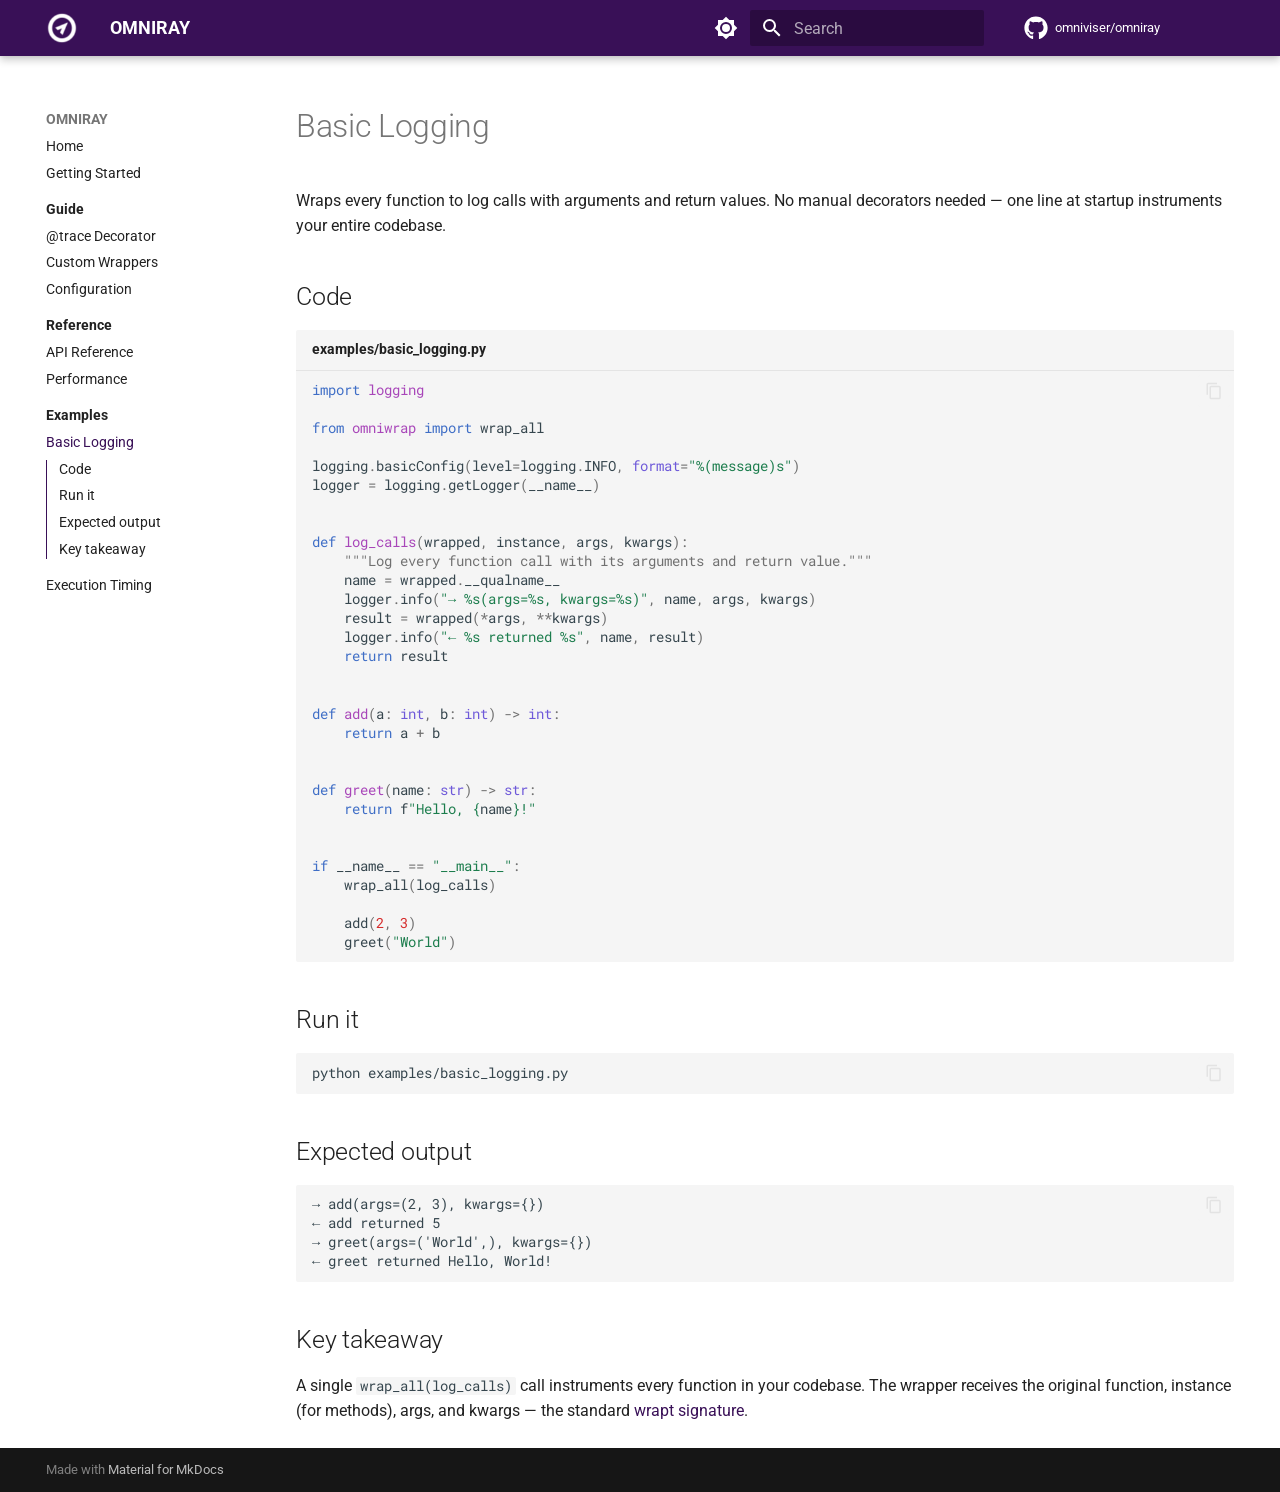
<file: examples/basic-logging/index.html>
<!doctype html>
<html lang="en" class="no-js">
  <head>
    
      <meta charset="utf-8">
      <meta name="viewport" content="width=device-width,initial-scale=1">
      
        <meta name="description" content="Automatic tracing for Python. Stop guessing. Debug effortlessly. You and your AI can now see everything.">
      
      
      
        <link rel="canonical" href="https://omniviser.github.io/omniray/examples/basic-logging/">
      
      
        <link rel="prev" href="../">
      
      
        <link rel="next" href="../basic-timing/">
      
      
        
      
      
      <link rel="icon" href="../../assets/favicon.svg">
      <meta name="generator" content="mkdocs-1.6.1, mkdocs-material-9.7.5">
    
    
      
        <title>Basic Logging - OMNIRAY</title>
      
    
    
      <link rel="stylesheet" href="../../assets/stylesheets/main.484c7ddc.min.css">
      
        
        <link rel="stylesheet" href="../../assets/stylesheets/palette.ab4e12ef.min.css">
      
      


    
    
      
    
    
      
        
        
        <link rel="preconnect" href="https://fonts.gstatic.com" crossorigin>
        <link rel="stylesheet" href="https://fonts.googleapis.com/css?family=Roboto:300,300i,400,400i,700,700i%7CRoboto+Mono:400,400i,700,700i&display=fallback">
        <style>:root{--md-text-font:"Roboto";--md-code-font:"Roboto Mono"}</style>
      
    
    
      <link rel="stylesheet" href="../../stylesheets/extra.css">
    
    <script>__md_scope=new URL("../..",location),__md_hash=e=>[...e].reduce(((e,_)=>(e<<5)-e+_.charCodeAt(0)),0),__md_get=(e,_=localStorage,t=__md_scope)=>JSON.parse(_.getItem(t.pathname+"."+e)),__md_set=(e,_,t=localStorage,a=__md_scope)=>{try{t.setItem(a.pathname+"."+e,JSON.stringify(_))}catch(e){}}</script>
    
      

    
    
  </head>
  
  
    
    
      
    
    
    
    
    <body dir="ltr" data-md-color-scheme="default" data-md-color-primary="custom" data-md-color-accent="custom">
  
    
    <input class="md-toggle" data-md-toggle="drawer" type="checkbox" id="__drawer" autocomplete="off">
    <input class="md-toggle" data-md-toggle="search" type="checkbox" id="__search" autocomplete="off">
    <label class="md-overlay" for="__drawer"></label>
    <div data-md-component="skip">
      
        
        <a href="#basic-logging" class="md-skip">
          Skip to content
        </a>
      
    </div>
    <div data-md-component="announce">
      
    </div>
    
    
      

  

<header class="md-header md-header--shadow" data-md-component="header">
  <nav class="md-header__inner md-grid" aria-label="Header">
    <a href="../.." title="OMNIRAY" class="md-header__button md-logo" aria-label="OMNIRAY" data-md-component="logo">
      
  <img src="../../assets/icon-white-200.png" alt="logo">

    </a>
    <label class="md-header__button md-icon" for="__drawer">
      
      <svg xmlns="http://www.w3.org/2000/svg" viewBox="0 0 24 24"><path d="M3 6h18v2H3zm0 5h18v2H3zm0 5h18v2H3z"/></svg>
    </label>
    <div class="md-header__title" data-md-component="header-title">
      <div class="md-header__ellipsis">
        <div class="md-header__topic">
          <span class="md-ellipsis">
            OMNIRAY
          </span>
        </div>
        <div class="md-header__topic" data-md-component="header-topic">
          <span class="md-ellipsis">
            
              Basic Logging
            
          </span>
        </div>
      </div>
    </div>
    
      
        <form class="md-header__option" data-md-component="palette">
  
    
    
    
    <input class="md-option" data-md-color-media="(prefers-color-scheme: light)" data-md-color-scheme="default" data-md-color-primary="custom" data-md-color-accent="custom"  aria-label="Switch to dark mode"  type="radio" name="__palette" id="__palette_0">
    
      <label class="md-header__button md-icon" title="Switch to dark mode" for="__palette_1" hidden>
        <svg xmlns="http://www.w3.org/2000/svg" viewBox="0 0 24 24"><path d="M12 8a4 4 0 0 0-4 4 4 4 0 0 0 4 4 4 4 0 0 0 4-4 4 4 0 0 0-4-4m0 10a6 6 0 0 1-6-6 6 6 0 0 1 6-6 6 6 0 0 1 6 6 6 6 0 0 1-6 6m8-9.31V4h-4.69L12 .69 8.69 4H4v4.69L.69 12 4 15.31V20h4.69L12 23.31 15.31 20H20v-4.69L23.31 12z"/></svg>
      </label>
    
  
    
    
    
    <input class="md-option" data-md-color-media="(prefers-color-scheme: dark)" data-md-color-scheme="slate" data-md-color-primary="custom" data-md-color-accent="custom"  aria-label="Switch to light mode"  type="radio" name="__palette" id="__palette_1">
    
      <label class="md-header__button md-icon" title="Switch to light mode" for="__palette_0" hidden>
        <svg xmlns="http://www.w3.org/2000/svg" viewBox="0 0 24 24"><path d="M12 18c-.89 0-1.74-.2-2.5-.55C11.56 16.5 13 14.42 13 12s-1.44-4.5-3.5-5.45C10.26 6.2 11.11 6 12 6a6 6 0 0 1 6 6 6 6 0 0 1-6 6m8-9.31V4h-4.69L12 .69 8.69 4H4v4.69L.69 12 4 15.31V20h4.69L12 23.31 15.31 20H20v-4.69L23.31 12z"/></svg>
      </label>
    
  
</form>
      
    
    
      <script>var palette=__md_get("__palette");if(palette&&palette.color){if("(prefers-color-scheme)"===palette.color.media){var media=matchMedia("(prefers-color-scheme: light)"),input=document.querySelector(media.matches?"[data-md-color-media='(prefers-color-scheme: light)']":"[data-md-color-media='(prefers-color-scheme: dark)']");palette.color.media=input.getAttribute("data-md-color-media"),palette.color.scheme=input.getAttribute("data-md-color-scheme"),palette.color.primary=input.getAttribute("data-md-color-primary"),palette.color.accent=input.getAttribute("data-md-color-accent")}for(var[key,value]of Object.entries(palette.color))document.body.setAttribute("data-md-color-"+key,value)}</script>
    
    
    
      
      
        <label class="md-header__button md-icon" for="__search">
          
          <svg xmlns="http://www.w3.org/2000/svg" viewBox="0 0 24 24"><path d="M9.5 3A6.5 6.5 0 0 1 16 9.5c0 1.61-.59 3.09-1.56 4.23l.27.27h.79l5 5-1.5 1.5-5-5v-.79l-.27-.27A6.52 6.52 0 0 1 9.5 16 6.5 6.5 0 0 1 3 9.5 6.5 6.5 0 0 1 9.5 3m0 2C7 5 5 7 5 9.5S7 14 9.5 14 14 12 14 9.5 12 5 9.5 5"/></svg>
        </label>
        <div class="md-search" data-md-component="search" role="dialog">
  <label class="md-search__overlay" for="__search"></label>
  <div class="md-search__inner" role="search">
    <form class="md-search__form" name="search">
      <input type="text" class="md-search__input" name="query" aria-label="Search" placeholder="Search" autocapitalize="off" autocorrect="off" autocomplete="off" spellcheck="false" data-md-component="search-query" required>
      <label class="md-search__icon md-icon" for="__search">
        
        <svg xmlns="http://www.w3.org/2000/svg" viewBox="0 0 24 24"><path d="M9.5 3A6.5 6.5 0 0 1 16 9.5c0 1.61-.59 3.09-1.56 4.23l.27.27h.79l5 5-1.5 1.5-5-5v-.79l-.27-.27A6.52 6.52 0 0 1 9.5 16 6.5 6.5 0 0 1 3 9.5 6.5 6.5 0 0 1 9.5 3m0 2C7 5 5 7 5 9.5S7 14 9.5 14 14 12 14 9.5 12 5 9.5 5"/></svg>
        
        <svg xmlns="http://www.w3.org/2000/svg" viewBox="0 0 24 24"><path d="M20 11v2H8l5.5 5.5-1.42 1.42L4.16 12l7.92-7.92L13.5 5.5 8 11z"/></svg>
      </label>
      <nav class="md-search__options" aria-label="Search">
        
        <button type="reset" class="md-search__icon md-icon" title="Clear" aria-label="Clear" tabindex="-1">
          
          <svg xmlns="http://www.w3.org/2000/svg" viewBox="0 0 24 24"><path d="M19 6.41 17.59 5 12 10.59 6.41 5 5 6.41 10.59 12 5 17.59 6.41 19 12 13.41 17.59 19 19 17.59 13.41 12z"/></svg>
        </button>
      </nav>
      
        <div class="md-search__suggest" data-md-component="search-suggest"></div>
      
    </form>
    <div class="md-search__output">
      <div class="md-search__scrollwrap" tabindex="0" data-md-scrollfix>
        <div class="md-search-result" data-md-component="search-result">
          <div class="md-search-result__meta">
            Initializing search
          </div>
          <ol class="md-search-result__list" role="presentation"></ol>
        </div>
      </div>
    </div>
  </div>
</div>
      
    
    
      <div class="md-header__source">
        <a href="https://github.com/omniviser/omniray" title="Go to repository" class="md-source" data-md-component="source">
  <div class="md-source__icon md-icon">
    
    <svg xmlns="http://www.w3.org/2000/svg" viewBox="0 0 512 512"><!--! Font Awesome Free 7.1.0 by @fontawesome - https://fontawesome.com License - https://fontawesome.com/license/free (Icons: CC BY 4.0, Fonts: SIL OFL 1.1, Code: MIT License) Copyright 2025 Fonticons, Inc.--><path d="M173.9 397.4c0 2-2.3 3.6-5.2 3.6-3.3.3-5.6-1.3-5.6-3.6 0-2 2.3-3.6 5.2-3.6 3-.3 5.6 1.3 5.6 3.6m-31.1-4.5c-.7 2 1.3 4.3 4.3 4.9 2.6 1 5.6 0 6.2-2s-1.3-4.3-4.3-5.2c-2.6-.7-5.5.3-6.2 2.3m44.2-1.7c-2.9.7-4.9 2.6-4.6 4.9.3 2 2.9 3.3 5.9 2.6 2.9-.7 4.9-2.6 4.6-4.6-.3-1.9-3-3.2-5.9-2.9M252.8 8C114.1 8 8 113.3 8 252c0 110.9 69.8 205.8 169.5 239.2 12.8 2.3 17.3-5.6 17.3-12.1 0-6.2-.3-40.4-.3-61.4 0 0-70 15-84.7-29.8 0 0-11.4-29.1-27.8-36.6 0 0-22.9-15.7 1.6-15.4 0 0 24.9 2 38.6 25.8 21.9 38.6 58.6 27.5 72.9 20.9 2.3-16 8.8-27.1 16-33.7-55.9-6.2-112.3-14.3-112.3-110.5 0-27.5 7.6-41.3 23.6-58.9-2.6-6.5-11.1-33.3 2.6-67.9 20.9-6.5 69 27 69 27 20-5.6 41.5-8.5 62.8-8.5s42.8 2.9 62.8 8.5c0 0 48.1-33.6 69-27 13.7 34.7 5.2 61.4 2.6 67.9 16 17.7 25.8 31.5 25.8 58.9 0 96.5-58.9 104.2-114.8 110.5 9.2 7.9 17 22.9 17 46.4 0 33.7-.3 75.4-.3 83.6 0 6.5 4.6 14.4 17.3 12.1C436.2 457.8 504 362.9 504 252 504 113.3 391.5 8 252.8 8M105.2 352.9c-1.3 1-1 3.3.7 5.2 1.6 1.6 3.9 2.3 5.2 1 1.3-1 1-3.3-.7-5.2-1.6-1.6-3.9-2.3-5.2-1m-10.8-8.1c-.7 1.3.3 2.9 2.3 3.9 1.6 1 3.6.7 4.3-.7.7-1.3-.3-2.9-2.3-3.9-2-.6-3.6-.3-4.3.7m32.4 35.6c-1.6 1.3-1 4.3 1.3 6.2 2.3 2.3 5.2 2.6 6.5 1 1.3-1.3.7-4.3-1.3-6.2-2.2-2.3-5.2-2.6-6.5-1m-11.4-14.7c-1.6 1-1.6 3.6 0 5.9s4.3 3.3 5.6 2.3c1.6-1.3 1.6-3.9 0-6.2-1.4-2.3-4-3.3-5.6-2"/></svg>
  </div>
  <div class="md-source__repository">
    omniviser/omniray
  </div>
</a>
      </div>
    
  </nav>
  
</header>
    
    <div class="md-container" data-md-component="container">
      
      
        
          
        
      
      <main class="md-main" data-md-component="main">
        <div class="md-main__inner md-grid">
          
            
              
              <div class="md-sidebar md-sidebar--primary" data-md-component="sidebar" data-md-type="navigation" >
                <div class="md-sidebar__scrollwrap">
                  <div class="md-sidebar__inner">
                    



  

<nav class="md-nav md-nav--primary md-nav--integrated" aria-label="Navigation" data-md-level="0">
  <label class="md-nav__title" for="__drawer">
    <a href="../.." title="OMNIRAY" class="md-nav__button md-logo" aria-label="OMNIRAY" data-md-component="logo">
      
  <img src="../../assets/icon-white-200.png" alt="logo">

    </a>
    OMNIRAY
  </label>
  
    <div class="md-nav__source">
      <a href="https://github.com/omniviser/omniray" title="Go to repository" class="md-source" data-md-component="source">
  <div class="md-source__icon md-icon">
    
    <svg xmlns="http://www.w3.org/2000/svg" viewBox="0 0 512 512"><!--! Font Awesome Free 7.1.0 by @fontawesome - https://fontawesome.com License - https://fontawesome.com/license/free (Icons: CC BY 4.0, Fonts: SIL OFL 1.1, Code: MIT License) Copyright 2025 Fonticons, Inc.--><path d="M173.9 397.4c0 2-2.3 3.6-5.2 3.6-3.3.3-5.6-1.3-5.6-3.6 0-2 2.3-3.6 5.2-3.6 3-.3 5.6 1.3 5.6 3.6m-31.1-4.5c-.7 2 1.3 4.3 4.3 4.9 2.6 1 5.6 0 6.2-2s-1.3-4.3-4.3-5.2c-2.6-.7-5.5.3-6.2 2.3m44.2-1.7c-2.9.7-4.9 2.6-4.6 4.9.3 2 2.9 3.3 5.9 2.6 2.9-.7 4.9-2.6 4.6-4.6-.3-1.9-3-3.2-5.9-2.9M252.8 8C114.1 8 8 113.3 8 252c0 110.9 69.8 205.8 169.5 239.2 12.8 2.3 17.3-5.6 17.3-12.1 0-6.2-.3-40.4-.3-61.4 0 0-70 15-84.7-29.8 0 0-11.4-29.1-27.8-36.6 0 0-22.9-15.7 1.6-15.4 0 0 24.9 2 38.6 25.8 21.9 38.6 58.6 27.5 72.9 20.9 2.3-16 8.8-27.1 16-33.7-55.9-6.2-112.3-14.3-112.3-110.5 0-27.5 7.6-41.3 23.6-58.9-2.6-6.5-11.1-33.3 2.6-67.9 20.9-6.5 69 27 69 27 20-5.6 41.5-8.5 62.8-8.5s42.8 2.9 62.8 8.5c0 0 48.1-33.6 69-27 13.7 34.7 5.2 61.4 2.6 67.9 16 17.7 25.8 31.5 25.8 58.9 0 96.5-58.9 104.2-114.8 110.5 9.2 7.9 17 22.9 17 46.4 0 33.7-.3 75.4-.3 83.6 0 6.5 4.6 14.4 17.3 12.1C436.2 457.8 504 362.9 504 252 504 113.3 391.5 8 252.8 8M105.2 352.9c-1.3 1-1 3.3.7 5.2 1.6 1.6 3.9 2.3 5.2 1 1.3-1 1-3.3-.7-5.2-1.6-1.6-3.9-2.3-5.2-1m-10.8-8.1c-.7 1.3.3 2.9 2.3 3.9 1.6 1 3.6.7 4.3-.7.7-1.3-.3-2.9-2.3-3.9-2-.6-3.6-.3-4.3.7m32.4 35.6c-1.6 1.3-1 4.3 1.3 6.2 2.3 2.3 5.2 2.6 6.5 1 1.3-1.3.7-4.3-1.3-6.2-2.2-2.3-5.2-2.6-6.5-1m-11.4-14.7c-1.6 1-1.6 3.6 0 5.9s4.3 3.3 5.6 2.3c1.6-1.3 1.6-3.9 0-6.2-1.4-2.3-4-3.3-5.6-2"/></svg>
  </div>
  <div class="md-source__repository">
    omniviser/omniray
  </div>
</a>
    </div>
  
  <ul class="md-nav__list" data-md-scrollfix>
    
      
      
  
  
  
  
    <li class="md-nav__item">
      <a href="../.." class="md-nav__link">
        
  
  
  <span class="md-ellipsis">
    
  
    Home
  

    
  </span>
  
  

      </a>
    </li>
  

    
      
      
  
  
  
  
    <li class="md-nav__item">
      <a href="../../getting-started/" class="md-nav__link">
        
  
  
  <span class="md-ellipsis">
    
  
    Getting Started
  

    
  </span>
  
  

      </a>
    </li>
  

    
      
      
  
  
  
  
    
    
      
        
          
        
      
        
      
        
      
        
      
    
    
    
      
        
        
      
    
    
    <li class="md-nav__item md-nav__item--section md-nav__item--nested">
      
        
        
          
        
        <input class="md-nav__toggle md-toggle md-toggle--indeterminate" type="checkbox" id="__nav_3" >
        
          
          <div class="md-nav__link md-nav__container">
            <a href="../../guide/" class="md-nav__link ">
              
  
  
  <span class="md-ellipsis">
    
  
    Guide
  

    
  </span>
  
  

            </a>
            
              
              <label class="md-nav__link " for="__nav_3" id="__nav_3_label" tabindex="">
                <span class="md-nav__icon md-icon"></span>
              </label>
            
          </div>
        
        <nav class="md-nav" data-md-level="1" aria-labelledby="__nav_3_label" aria-expanded="false">
          <label class="md-nav__title" for="__nav_3">
            <span class="md-nav__icon md-icon"></span>
            
  
    Guide
  

          </label>
          <ul class="md-nav__list" data-md-scrollfix>
            
              
            
              
                
  
  
  
  
    <li class="md-nav__item">
      <a href="../../guide/trace-decorator/" class="md-nav__link">
        
  
  
  <span class="md-ellipsis">
    
  
    @trace Decorator
  

    
  </span>
  
  

      </a>
    </li>
  

              
            
              
                
  
  
  
  
    <li class="md-nav__item">
      <a href="../../guide/custom-wrappers/" class="md-nav__link">
        
  
  
  <span class="md-ellipsis">
    
  
    Custom Wrappers
  

    
  </span>
  
  

      </a>
    </li>
  

              
            
              
                
  
  
  
  
    <li class="md-nav__item">
      <a href="../../guide/configuration/" class="md-nav__link">
        
  
  
  <span class="md-ellipsis">
    
  
    Configuration
  

    
  </span>
  
  

      </a>
    </li>
  

              
            
          </ul>
        </nav>
      
    </li>
  

    
      
      
  
  
  
  
    
    
      
        
          
        
      
        
      
        
      
    
    
    
      
        
        
      
    
    
    <li class="md-nav__item md-nav__item--section md-nav__item--nested">
      
        
        
          
        
        <input class="md-nav__toggle md-toggle md-toggle--indeterminate" type="checkbox" id="__nav_4" >
        
          
          <div class="md-nav__link md-nav__container">
            <a href="../../reference/" class="md-nav__link ">
              
  
  
  <span class="md-ellipsis">
    
  
    Reference
  

    
  </span>
  
  

            </a>
            
              
              <label class="md-nav__link " for="__nav_4" id="__nav_4_label" tabindex="">
                <span class="md-nav__icon md-icon"></span>
              </label>
            
          </div>
        
        <nav class="md-nav" data-md-level="1" aria-labelledby="__nav_4_label" aria-expanded="false">
          <label class="md-nav__title" for="__nav_4">
            <span class="md-nav__icon md-icon"></span>
            
  
    Reference
  

          </label>
          <ul class="md-nav__list" data-md-scrollfix>
            
              
            
              
                
  
  
  
  
    <li class="md-nav__item">
      <a href="../../reference/api/" class="md-nav__link">
        
  
  
  <span class="md-ellipsis">
    
  
    API Reference
  

    
  </span>
  
  

      </a>
    </li>
  

              
            
              
                
  
  
  
  
    <li class="md-nav__item">
      <a href="../../reference/performance/" class="md-nav__link">
        
  
  
  <span class="md-ellipsis">
    
  
    Performance
  

    
  </span>
  
  

      </a>
    </li>
  

              
            
          </ul>
        </nav>
      
    </li>
  

    
      
      
  
  
    
  
  
  
    
    
      
        
          
        
      
        
      
        
      
    
    
    
      
        
        
      
    
    
    <li class="md-nav__item md-nav__item--active md-nav__item--section md-nav__item--nested">
      
        
        
        <input class="md-nav__toggle md-toggle " type="checkbox" id="__nav_5" checked>
        
          
          <div class="md-nav__link md-nav__container">
            <a href="../" class="md-nav__link ">
              
  
  
  <span class="md-ellipsis">
    
  
    Examples
  

    
  </span>
  
  

            </a>
            
              
              <label class="md-nav__link " for="__nav_5" id="__nav_5_label" tabindex="">
                <span class="md-nav__icon md-icon"></span>
              </label>
            
          </div>
        
        <nav class="md-nav" data-md-level="1" aria-labelledby="__nav_5_label" aria-expanded="true">
          <label class="md-nav__title" for="__nav_5">
            <span class="md-nav__icon md-icon"></span>
            
  
    Examples
  

          </label>
          <ul class="md-nav__list" data-md-scrollfix>
            
              
            
              
                
  
  
    
  
  
  
    <li class="md-nav__item md-nav__item--active">
      
      <input class="md-nav__toggle md-toggle" type="checkbox" id="__toc">
      
      
        
      
      
        <label class="md-nav__link md-nav__link--active" for="__toc">
          
  
  
  <span class="md-ellipsis">
    
  
    Basic Logging
  

    
  </span>
  
  

          <span class="md-nav__icon md-icon"></span>
        </label>
      
      <a href="./" class="md-nav__link md-nav__link--active">
        
  
  
  <span class="md-ellipsis">
    
  
    Basic Logging
  

    
  </span>
  
  

      </a>
      
        

<nav class="md-nav md-nav--secondary" aria-label="Table of contents">
  
  
  
    
  
  
    <label class="md-nav__title" for="__toc">
      <span class="md-nav__icon md-icon"></span>
      Table of contents
    </label>
    <ul class="md-nav__list" data-md-component="toc" data-md-scrollfix>
      
        <li class="md-nav__item">
  <a href="#code" class="md-nav__link">
    <span class="md-ellipsis">
      
        Code
      
    </span>
  </a>
  
</li>
      
        <li class="md-nav__item">
  <a href="#run-it" class="md-nav__link">
    <span class="md-ellipsis">
      
        Run it
      
    </span>
  </a>
  
</li>
      
        <li class="md-nav__item">
  <a href="#expected-output" class="md-nav__link">
    <span class="md-ellipsis">
      
        Expected output
      
    </span>
  </a>
  
</li>
      
        <li class="md-nav__item">
  <a href="#key-takeaway" class="md-nav__link">
    <span class="md-ellipsis">
      
        Key takeaway
      
    </span>
  </a>
  
</li>
      
    </ul>
  
</nav>
      
    </li>
  

              
            
              
                
  
  
  
  
    <li class="md-nav__item">
      <a href="../basic-timing/" class="md-nav__link">
        
  
  
  <span class="md-ellipsis">
    
  
    Execution Timing
  

    
  </span>
  
  

      </a>
    </li>
  

              
            
          </ul>
        </nav>
      
    </li>
  

    
  </ul>
</nav>
                  </div>
                </div>
              </div>
            
            
          
          
            <div class="md-content" data-md-component="content">
              
              <article class="md-content__inner md-typeset">
                
                  


  
  


<h1 id="basic-logging">Basic Logging<a class="headerlink" href="#basic-logging" title="Permanent link">&para;</a></h1>
<p>Wraps every function to log calls with arguments and return values. No manual decorators needed — one line at startup instruments your entire codebase.</p>
<h2 id="code">Code<a class="headerlink" href="#code" title="Permanent link">&para;</a></h2>
<div class="language-python highlight"><span class="filename">examples/basic_logging.py</span><pre><span></span><code><span id="__span-0-1"><a id="__codelineno-0-1" name="__codelineno-0-1" href="#__codelineno-0-1"></a><span class="kn">import</span><span class="w"> </span><span class="nn">logging</span>
</span><span id="__span-0-2"><a id="__codelineno-0-2" name="__codelineno-0-2" href="#__codelineno-0-2"></a>
</span><span id="__span-0-3"><a id="__codelineno-0-3" name="__codelineno-0-3" href="#__codelineno-0-3"></a><span class="kn">from</span><span class="w"> </span><span class="nn">omniwrap</span><span class="w"> </span><span class="kn">import</span> <span class="n">wrap_all</span>
</span><span id="__span-0-4"><a id="__codelineno-0-4" name="__codelineno-0-4" href="#__codelineno-0-4"></a>
</span><span id="__span-0-5"><a id="__codelineno-0-5" name="__codelineno-0-5" href="#__codelineno-0-5"></a><span class="n">logging</span><span class="o">.</span><span class="n">basicConfig</span><span class="p">(</span><span class="n">level</span><span class="o">=</span><span class="n">logging</span><span class="o">.</span><span class="n">INFO</span><span class="p">,</span> <span class="nb">format</span><span class="o">=</span><span class="s2">"</span><span class="si">%(message)s</span><span class="s2">"</span><span class="p">)</span>
</span><span id="__span-0-6"><a id="__codelineno-0-6" name="__codelineno-0-6" href="#__codelineno-0-6"></a><span class="n">logger</span> <span class="o">=</span> <span class="n">logging</span><span class="o">.</span><span class="n">getLogger</span><span class="p">(</span><span class="vm">__name__</span><span class="p">)</span>
</span><span id="__span-0-7"><a id="__codelineno-0-7" name="__codelineno-0-7" href="#__codelineno-0-7"></a>
</span><span id="__span-0-8"><a id="__codelineno-0-8" name="__codelineno-0-8" href="#__codelineno-0-8"></a>
</span><span id="__span-0-9"><a id="__codelineno-0-9" name="__codelineno-0-9" href="#__codelineno-0-9"></a><span class="k">def</span><span class="w"> </span><span class="nf">log_calls</span><span class="p">(</span><span class="n">wrapped</span><span class="p">,</span> <span class="n">instance</span><span class="p">,</span> <span class="n">args</span><span class="p">,</span> <span class="n">kwargs</span><span class="p">):</span>
</span><span id="__span-0-10"><a id="__codelineno-0-10" name="__codelineno-0-10" href="#__codelineno-0-10"></a><span class="w">    </span><span class="sd">"""Log every function call with its arguments and return value."""</span>
</span><span id="__span-0-11"><a id="__codelineno-0-11" name="__codelineno-0-11" href="#__codelineno-0-11"></a>    <span class="n">name</span> <span class="o">=</span> <span class="n">wrapped</span><span class="o">.</span><span class="vm">__qualname__</span>
</span><span id="__span-0-12"><a id="__codelineno-0-12" name="__codelineno-0-12" href="#__codelineno-0-12"></a>    <span class="n">logger</span><span class="o">.</span><span class="n">info</span><span class="p">(</span><span class="s2">"→ </span><span class="si">%s</span><span class="s2">(args=</span><span class="si">%s</span><span class="s2">, kwargs=</span><span class="si">%s</span><span class="s2">)"</span><span class="p">,</span> <span class="n">name</span><span class="p">,</span> <span class="n">args</span><span class="p">,</span> <span class="n">kwargs</span><span class="p">)</span>
</span><span id="__span-0-13"><a id="__codelineno-0-13" name="__codelineno-0-13" href="#__codelineno-0-13"></a>    <span class="n">result</span> <span class="o">=</span> <span class="n">wrapped</span><span class="p">(</span><span class="o">*</span><span class="n">args</span><span class="p">,</span> <span class="o">**</span><span class="n">kwargs</span><span class="p">)</span>
</span><span id="__span-0-14"><a id="__codelineno-0-14" name="__codelineno-0-14" href="#__codelineno-0-14"></a>    <span class="n">logger</span><span class="o">.</span><span class="n">info</span><span class="p">(</span><span class="s2">"← </span><span class="si">%s</span><span class="s2"> returned </span><span class="si">%s</span><span class="s2">"</span><span class="p">,</span> <span class="n">name</span><span class="p">,</span> <span class="n">result</span><span class="p">)</span>
</span><span id="__span-0-15"><a id="__codelineno-0-15" name="__codelineno-0-15" href="#__codelineno-0-15"></a>    <span class="k">return</span> <span class="n">result</span>
</span><span id="__span-0-16"><a id="__codelineno-0-16" name="__codelineno-0-16" href="#__codelineno-0-16"></a>
</span><span id="__span-0-17"><a id="__codelineno-0-17" name="__codelineno-0-17" href="#__codelineno-0-17"></a>
</span><span id="__span-0-18"><a id="__codelineno-0-18" name="__codelineno-0-18" href="#__codelineno-0-18"></a><span class="k">def</span><span class="w"> </span><span class="nf">add</span><span class="p">(</span><span class="n">a</span><span class="p">:</span> <span class="nb">int</span><span class="p">,</span> <span class="n">b</span><span class="p">:</span> <span class="nb">int</span><span class="p">)</span> <span class="o">-&gt;</span> <span class="nb">int</span><span class="p">:</span>
</span><span id="__span-0-19"><a id="__codelineno-0-19" name="__codelineno-0-19" href="#__codelineno-0-19"></a>    <span class="k">return</span> <span class="n">a</span> <span class="o">+</span> <span class="n">b</span>
</span><span id="__span-0-20"><a id="__codelineno-0-20" name="__codelineno-0-20" href="#__codelineno-0-20"></a>
</span><span id="__span-0-21"><a id="__codelineno-0-21" name="__codelineno-0-21" href="#__codelineno-0-21"></a>
</span><span id="__span-0-22"><a id="__codelineno-0-22" name="__codelineno-0-22" href="#__codelineno-0-22"></a><span class="k">def</span><span class="w"> </span><span class="nf">greet</span><span class="p">(</span><span class="n">name</span><span class="p">:</span> <span class="nb">str</span><span class="p">)</span> <span class="o">-&gt;</span> <span class="nb">str</span><span class="p">:</span>
</span><span id="__span-0-23"><a id="__codelineno-0-23" name="__codelineno-0-23" href="#__codelineno-0-23"></a>    <span class="k">return</span> <span class="sa">f</span><span class="s2">"Hello, </span><span class="si">{</span><span class="n">name</span><span class="si">}</span><span class="s2">!"</span>
</span><span id="__span-0-24"><a id="__codelineno-0-24" name="__codelineno-0-24" href="#__codelineno-0-24"></a>
</span><span id="__span-0-25"><a id="__codelineno-0-25" name="__codelineno-0-25" href="#__codelineno-0-25"></a>
</span><span id="__span-0-26"><a id="__codelineno-0-26" name="__codelineno-0-26" href="#__codelineno-0-26"></a><span class="k">if</span> <span class="vm">__name__</span> <span class="o">==</span> <span class="s2">"__main__"</span><span class="p">:</span>
</span><span id="__span-0-27"><a id="__codelineno-0-27" name="__codelineno-0-27" href="#__codelineno-0-27"></a>    <span class="n">wrap_all</span><span class="p">(</span><span class="n">log_calls</span><span class="p">)</span>
</span><span id="__span-0-28"><a id="__codelineno-0-28" name="__codelineno-0-28" href="#__codelineno-0-28"></a>
</span><span id="__span-0-29"><a id="__codelineno-0-29" name="__codelineno-0-29" href="#__codelineno-0-29"></a>    <span class="n">add</span><span class="p">(</span><span class="mi">2</span><span class="p">,</span> <span class="mi">3</span><span class="p">)</span>
</span><span id="__span-0-30"><a id="__codelineno-0-30" name="__codelineno-0-30" href="#__codelineno-0-30"></a>    <span class="n">greet</span><span class="p">(</span><span class="s2">"World"</span><span class="p">)</span>
</span></code></pre></div>
<h2 id="run-it">Run it<a class="headerlink" href="#run-it" title="Permanent link">&para;</a></h2>
<div class="language-bash highlight"><pre><span></span><code><span id="__span-1-1"><a id="__codelineno-1-1" name="__codelineno-1-1" href="#__codelineno-1-1"></a>python<span class="w"> </span>examples/basic_logging.py
</span></code></pre></div>
<h2 id="expected-output">Expected output<a class="headerlink" href="#expected-output" title="Permanent link">&para;</a></h2>
<div class="language-text highlight"><pre><span></span><code><span id="__span-2-1"><a id="__codelineno-2-1" name="__codelineno-2-1" href="#__codelineno-2-1"></a>→ add(args=(2, 3), kwargs={})
</span><span id="__span-2-2"><a id="__codelineno-2-2" name="__codelineno-2-2" href="#__codelineno-2-2"></a>← add returned 5
</span><span id="__span-2-3"><a id="__codelineno-2-3" name="__codelineno-2-3" href="#__codelineno-2-3"></a>→ greet(args=('World',), kwargs={})
</span><span id="__span-2-4"><a id="__codelineno-2-4" name="__codelineno-2-4" href="#__codelineno-2-4"></a>← greet returned Hello, World!
</span></code></pre></div>
<h2 id="key-takeaway">Key takeaway<a class="headerlink" href="#key-takeaway" title="Permanent link">&para;</a></h2>
<p>A single <code>wrap_all(log_calls)</code> call instruments every function in your codebase. The wrapper receives the original function, instance (for methods), args, and kwargs — the standard <a href="https://wrapt.readthedocs.io/en/latest/wrappers.html">wrapt signature</a>.</p>












                
              </article>
            </div>
          
          
<script>var target=document.getElementById(location.hash.slice(1));target&&target.name&&(target.checked=target.name.startsWith("__tabbed_"))</script>
        </div>
        
          <button type="button" class="md-top md-icon" data-md-component="top" hidden>
  
  <svg xmlns="http://www.w3.org/2000/svg" viewBox="0 0 24 24"><path d="M13 20h-2V8l-5.5 5.5-1.42-1.42L12 4.16l7.92 7.92-1.42 1.42L13 8z"/></svg>
  Back to top
</button>
        
      </main>
      
        <footer class="md-footer">
  
  <div class="md-footer-meta md-typeset">
    <div class="md-footer-meta__inner md-grid">
      <div class="md-copyright">
  
  
    Made with
    <a href="https://squidfunk.github.io/mkdocs-material/" target="_blank" rel="noopener">
      Material for MkDocs
    </a>
  
</div>
      
    </div>
  </div>
</footer>
      
    </div>
    <div class="md-dialog" data-md-component="dialog">
      <div class="md-dialog__inner md-typeset"></div>
    </div>
    
    
    
      
      
      <script id="__config" type="application/json">{"annotate": null, "base": "../..", "features": ["navigation.instant", "navigation.sections", "navigation.indexes", "navigation.expand", "navigation.top", "search.highlight", "search.suggest", "content.code.copy", "content.code.annotate", "toc.integrate"], "search": "../../assets/javascripts/workers/search.2c215733.min.js", "tags": null, "translations": {"clipboard.copied": "Copied to clipboard", "clipboard.copy": "Copy to clipboard", "search.result.more.one": "1 more on this page", "search.result.more.other": "# more on this page", "search.result.none": "No matching documents", "search.result.one": "1 matching document", "search.result.other": "# matching documents", "search.result.placeholder": "Type to start searching", "search.result.term.missing": "Missing", "select.version": "Select version"}, "version": null}</script>
    
    
      <script src="../../assets/javascripts/bundle.79ae519e.min.js"></script>
      
    
  </body>
</html>
</file>
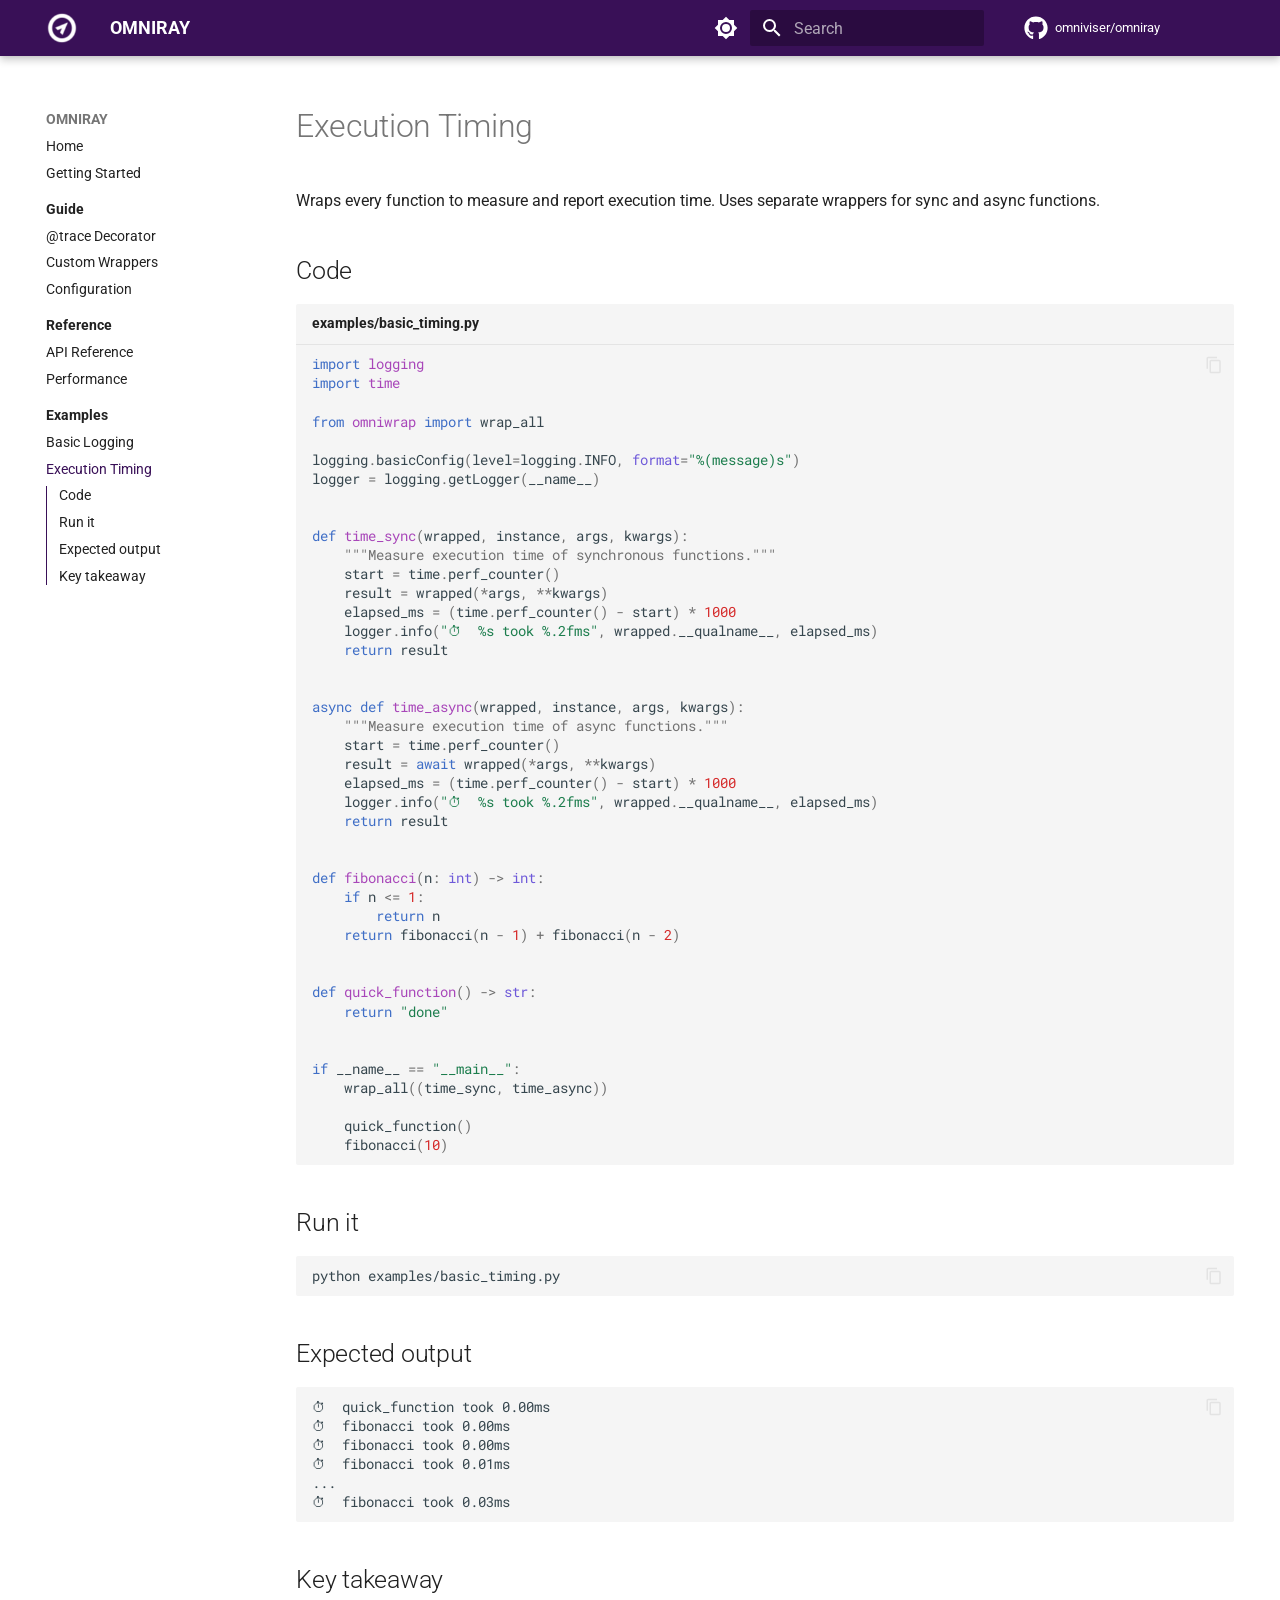
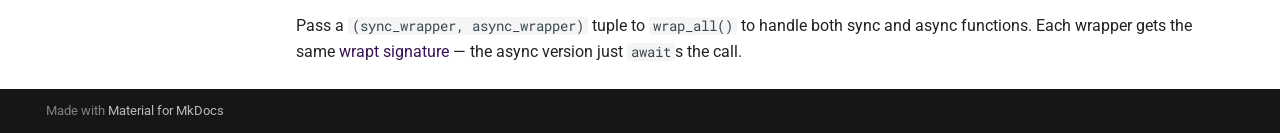
<file: examples/basic-timing/index.html>
<!doctype html>
<html lang="en" class="no-js">
  <head>
    
      <meta charset="utf-8">
      <meta name="viewport" content="width=device-width,initial-scale=1">
      
        <meta name="description" content="Automatic tracing for Python. Stop guessing. Debug effortlessly. You and your AI can now see everything.">
      
      
      
        <link rel="canonical" href="https://omniviser.github.io/omniray/examples/basic-timing/">
      
      
        <link rel="prev" href="../basic-logging/">
      
      
      
        
      
      
      <link rel="icon" href="../../assets/favicon.svg">
      <meta name="generator" content="mkdocs-1.6.1, mkdocs-material-9.7.5">
    
    
      
        <title>Execution Timing - OMNIRAY</title>
      
    
    
      <link rel="stylesheet" href="../../assets/stylesheets/main.484c7ddc.min.css">
      
        
        <link rel="stylesheet" href="../../assets/stylesheets/palette.ab4e12ef.min.css">
      
      


    
    
      
    
    
      
        
        
        <link rel="preconnect" href="https://fonts.gstatic.com" crossorigin>
        <link rel="stylesheet" href="https://fonts.googleapis.com/css?family=Roboto:300,300i,400,400i,700,700i%7CRoboto+Mono:400,400i,700,700i&display=fallback">
        <style>:root{--md-text-font:"Roboto";--md-code-font:"Roboto Mono"}</style>
      
    
    
      <link rel="stylesheet" href="../../stylesheets/extra.css">
    
    <script>__md_scope=new URL("../..",location),__md_hash=e=>[...e].reduce(((e,_)=>(e<<5)-e+_.charCodeAt(0)),0),__md_get=(e,_=localStorage,t=__md_scope)=>JSON.parse(_.getItem(t.pathname+"."+e)),__md_set=(e,_,t=localStorage,a=__md_scope)=>{try{t.setItem(a.pathname+"."+e,JSON.stringify(_))}catch(e){}}</script>
    
      

    
    
  </head>
  
  
    
    
      
    
    
    
    
    <body dir="ltr" data-md-color-scheme="default" data-md-color-primary="custom" data-md-color-accent="custom">
  
    
    <input class="md-toggle" data-md-toggle="drawer" type="checkbox" id="__drawer" autocomplete="off">
    <input class="md-toggle" data-md-toggle="search" type="checkbox" id="__search" autocomplete="off">
    <label class="md-overlay" for="__drawer"></label>
    <div data-md-component="skip">
      
        
        <a href="#execution-timing" class="md-skip">
          Skip to content
        </a>
      
    </div>
    <div data-md-component="announce">
      
    </div>
    
    
      

  

<header class="md-header md-header--shadow" data-md-component="header">
  <nav class="md-header__inner md-grid" aria-label="Header">
    <a href="../.." title="OMNIRAY" class="md-header__button md-logo" aria-label="OMNIRAY" data-md-component="logo">
      
  <img src="../../assets/icon-white-200.png" alt="logo">

    </a>
    <label class="md-header__button md-icon" for="__drawer">
      
      <svg xmlns="http://www.w3.org/2000/svg" viewBox="0 0 24 24"><path d="M3 6h18v2H3zm0 5h18v2H3zm0 5h18v2H3z"/></svg>
    </label>
    <div class="md-header__title" data-md-component="header-title">
      <div class="md-header__ellipsis">
        <div class="md-header__topic">
          <span class="md-ellipsis">
            OMNIRAY
          </span>
        </div>
        <div class="md-header__topic" data-md-component="header-topic">
          <span class="md-ellipsis">
            
              Execution Timing
            
          </span>
        </div>
      </div>
    </div>
    
      
        <form class="md-header__option" data-md-component="palette">
  
    
    
    
    <input class="md-option" data-md-color-media="(prefers-color-scheme: light)" data-md-color-scheme="default" data-md-color-primary="custom" data-md-color-accent="custom"  aria-label="Switch to dark mode"  type="radio" name="__palette" id="__palette_0">
    
      <label class="md-header__button md-icon" title="Switch to dark mode" for="__palette_1" hidden>
        <svg xmlns="http://www.w3.org/2000/svg" viewBox="0 0 24 24"><path d="M12 8a4 4 0 0 0-4 4 4 4 0 0 0 4 4 4 4 0 0 0 4-4 4 4 0 0 0-4-4m0 10a6 6 0 0 1-6-6 6 6 0 0 1 6-6 6 6 0 0 1 6 6 6 6 0 0 1-6 6m8-9.31V4h-4.69L12 .69 8.69 4H4v4.69L.69 12 4 15.31V20h4.69L12 23.31 15.31 20H20v-4.69L23.31 12z"/></svg>
      </label>
    
  
    
    
    
    <input class="md-option" data-md-color-media="(prefers-color-scheme: dark)" data-md-color-scheme="slate" data-md-color-primary="custom" data-md-color-accent="custom"  aria-label="Switch to light mode"  type="radio" name="__palette" id="__palette_1">
    
      <label class="md-header__button md-icon" title="Switch to light mode" for="__palette_0" hidden>
        <svg xmlns="http://www.w3.org/2000/svg" viewBox="0 0 24 24"><path d="M12 18c-.89 0-1.74-.2-2.5-.55C11.56 16.5 13 14.42 13 12s-1.44-4.5-3.5-5.45C10.26 6.2 11.11 6 12 6a6 6 0 0 1 6 6 6 6 0 0 1-6 6m8-9.31V4h-4.69L12 .69 8.69 4H4v4.69L.69 12 4 15.31V20h4.69L12 23.31 15.31 20H20v-4.69L23.31 12z"/></svg>
      </label>
    
  
</form>
      
    
    
      <script>var palette=__md_get("__palette");if(palette&&palette.color){if("(prefers-color-scheme)"===palette.color.media){var media=matchMedia("(prefers-color-scheme: light)"),input=document.querySelector(media.matches?"[data-md-color-media='(prefers-color-scheme: light)']":"[data-md-color-media='(prefers-color-scheme: dark)']");palette.color.media=input.getAttribute("data-md-color-media"),palette.color.scheme=input.getAttribute("data-md-color-scheme"),palette.color.primary=input.getAttribute("data-md-color-primary"),palette.color.accent=input.getAttribute("data-md-color-accent")}for(var[key,value]of Object.entries(palette.color))document.body.setAttribute("data-md-color-"+key,value)}</script>
    
    
    
      
      
        <label class="md-header__button md-icon" for="__search">
          
          <svg xmlns="http://www.w3.org/2000/svg" viewBox="0 0 24 24"><path d="M9.5 3A6.5 6.5 0 0 1 16 9.5c0 1.61-.59 3.09-1.56 4.23l.27.27h.79l5 5-1.5 1.5-5-5v-.79l-.27-.27A6.52 6.52 0 0 1 9.5 16 6.5 6.5 0 0 1 3 9.5 6.5 6.5 0 0 1 9.5 3m0 2C7 5 5 7 5 9.5S7 14 9.5 14 14 12 14 9.5 12 5 9.5 5"/></svg>
        </label>
        <div class="md-search" data-md-component="search" role="dialog">
  <label class="md-search__overlay" for="__search"></label>
  <div class="md-search__inner" role="search">
    <form class="md-search__form" name="search">
      <input type="text" class="md-search__input" name="query" aria-label="Search" placeholder="Search" autocapitalize="off" autocorrect="off" autocomplete="off" spellcheck="false" data-md-component="search-query" required>
      <label class="md-search__icon md-icon" for="__search">
        
        <svg xmlns="http://www.w3.org/2000/svg" viewBox="0 0 24 24"><path d="M9.5 3A6.5 6.5 0 0 1 16 9.5c0 1.61-.59 3.09-1.56 4.23l.27.27h.79l5 5-1.5 1.5-5-5v-.79l-.27-.27A6.52 6.52 0 0 1 9.5 16 6.5 6.5 0 0 1 3 9.5 6.5 6.5 0 0 1 9.5 3m0 2C7 5 5 7 5 9.5S7 14 9.5 14 14 12 14 9.5 12 5 9.5 5"/></svg>
        
        <svg xmlns="http://www.w3.org/2000/svg" viewBox="0 0 24 24"><path d="M20 11v2H8l5.5 5.5-1.42 1.42L4.16 12l7.92-7.92L13.5 5.5 8 11z"/></svg>
      </label>
      <nav class="md-search__options" aria-label="Search">
        
        <button type="reset" class="md-search__icon md-icon" title="Clear" aria-label="Clear" tabindex="-1">
          
          <svg xmlns="http://www.w3.org/2000/svg" viewBox="0 0 24 24"><path d="M19 6.41 17.59 5 12 10.59 6.41 5 5 6.41 10.59 12 5 17.59 6.41 19 12 13.41 17.59 19 19 17.59 13.41 12z"/></svg>
        </button>
      </nav>
      
        <div class="md-search__suggest" data-md-component="search-suggest"></div>
      
    </form>
    <div class="md-search__output">
      <div class="md-search__scrollwrap" tabindex="0" data-md-scrollfix>
        <div class="md-search-result" data-md-component="search-result">
          <div class="md-search-result__meta">
            Initializing search
          </div>
          <ol class="md-search-result__list" role="presentation"></ol>
        </div>
      </div>
    </div>
  </div>
</div>
      
    
    
      <div class="md-header__source">
        <a href="https://github.com/omniviser/omniray" title="Go to repository" class="md-source" data-md-component="source">
  <div class="md-source__icon md-icon">
    
    <svg xmlns="http://www.w3.org/2000/svg" viewBox="0 0 512 512"><!--! Font Awesome Free 7.1.0 by @fontawesome - https://fontawesome.com License - https://fontawesome.com/license/free (Icons: CC BY 4.0, Fonts: SIL OFL 1.1, Code: MIT License) Copyright 2025 Fonticons, Inc.--><path d="M173.9 397.4c0 2-2.3 3.6-5.2 3.6-3.3.3-5.6-1.3-5.6-3.6 0-2 2.3-3.6 5.2-3.6 3-.3 5.6 1.3 5.6 3.6m-31.1-4.5c-.7 2 1.3 4.3 4.3 4.9 2.6 1 5.6 0 6.2-2s-1.3-4.3-4.3-5.2c-2.6-.7-5.5.3-6.2 2.3m44.2-1.7c-2.9.7-4.9 2.6-4.6 4.9.3 2 2.9 3.3 5.9 2.6 2.9-.7 4.9-2.6 4.6-4.6-.3-1.9-3-3.2-5.9-2.9M252.8 8C114.1 8 8 113.3 8 252c0 110.9 69.8 205.8 169.5 239.2 12.8 2.3 17.3-5.6 17.3-12.1 0-6.2-.3-40.4-.3-61.4 0 0-70 15-84.7-29.8 0 0-11.4-29.1-27.8-36.6 0 0-22.9-15.7 1.6-15.4 0 0 24.9 2 38.6 25.8 21.9 38.6 58.6 27.5 72.9 20.9 2.3-16 8.8-27.1 16-33.7-55.9-6.2-112.3-14.3-112.3-110.5 0-27.5 7.6-41.3 23.6-58.9-2.6-6.5-11.1-33.3 2.6-67.9 20.9-6.5 69 27 69 27 20-5.6 41.5-8.5 62.8-8.5s42.8 2.9 62.8 8.5c0 0 48.1-33.6 69-27 13.7 34.7 5.2 61.4 2.6 67.9 16 17.7 25.8 31.5 25.8 58.9 0 96.5-58.9 104.2-114.8 110.5 9.2 7.9 17 22.9 17 46.4 0 33.7-.3 75.4-.3 83.6 0 6.5 4.6 14.4 17.3 12.1C436.2 457.8 504 362.9 504 252 504 113.3 391.5 8 252.8 8M105.2 352.9c-1.3 1-1 3.3.7 5.2 1.6 1.6 3.9 2.3 5.2 1 1.3-1 1-3.3-.7-5.2-1.6-1.6-3.9-2.3-5.2-1m-10.8-8.1c-.7 1.3.3 2.9 2.3 3.9 1.6 1 3.6.7 4.3-.7.7-1.3-.3-2.9-2.3-3.9-2-.6-3.6-.3-4.3.7m32.4 35.6c-1.6 1.3-1 4.3 1.3 6.2 2.3 2.3 5.2 2.6 6.5 1 1.3-1.3.7-4.3-1.3-6.2-2.2-2.3-5.2-2.6-6.5-1m-11.4-14.7c-1.6 1-1.6 3.6 0 5.9s4.3 3.3 5.6 2.3c1.6-1.3 1.6-3.9 0-6.2-1.4-2.3-4-3.3-5.6-2"/></svg>
  </div>
  <div class="md-source__repository">
    omniviser/omniray
  </div>
</a>
      </div>
    
  </nav>
  
</header>
    
    <div class="md-container" data-md-component="container">
      
      
        
          
        
      
      <main class="md-main" data-md-component="main">
        <div class="md-main__inner md-grid">
          
            
              
              <div class="md-sidebar md-sidebar--primary" data-md-component="sidebar" data-md-type="navigation" >
                <div class="md-sidebar__scrollwrap">
                  <div class="md-sidebar__inner">
                    



  

<nav class="md-nav md-nav--primary md-nav--integrated" aria-label="Navigation" data-md-level="0">
  <label class="md-nav__title" for="__drawer">
    <a href="../.." title="OMNIRAY" class="md-nav__button md-logo" aria-label="OMNIRAY" data-md-component="logo">
      
  <img src="../../assets/icon-white-200.png" alt="logo">

    </a>
    OMNIRAY
  </label>
  
    <div class="md-nav__source">
      <a href="https://github.com/omniviser/omniray" title="Go to repository" class="md-source" data-md-component="source">
  <div class="md-source__icon md-icon">
    
    <svg xmlns="http://www.w3.org/2000/svg" viewBox="0 0 512 512"><!--! Font Awesome Free 7.1.0 by @fontawesome - https://fontawesome.com License - https://fontawesome.com/license/free (Icons: CC BY 4.0, Fonts: SIL OFL 1.1, Code: MIT License) Copyright 2025 Fonticons, Inc.--><path d="M173.9 397.4c0 2-2.3 3.6-5.2 3.6-3.3.3-5.6-1.3-5.6-3.6 0-2 2.3-3.6 5.2-3.6 3-.3 5.6 1.3 5.6 3.6m-31.1-4.5c-.7 2 1.3 4.3 4.3 4.9 2.6 1 5.6 0 6.2-2s-1.3-4.3-4.3-5.2c-2.6-.7-5.5.3-6.2 2.3m44.2-1.7c-2.9.7-4.9 2.6-4.6 4.9.3 2 2.9 3.3 5.9 2.6 2.9-.7 4.9-2.6 4.6-4.6-.3-1.9-3-3.2-5.9-2.9M252.8 8C114.1 8 8 113.3 8 252c0 110.9 69.8 205.8 169.5 239.2 12.8 2.3 17.3-5.6 17.3-12.1 0-6.2-.3-40.4-.3-61.4 0 0-70 15-84.7-29.8 0 0-11.4-29.1-27.8-36.6 0 0-22.9-15.7 1.6-15.4 0 0 24.9 2 38.6 25.8 21.9 38.6 58.6 27.5 72.9 20.9 2.3-16 8.8-27.1 16-33.7-55.9-6.2-112.3-14.3-112.3-110.5 0-27.5 7.6-41.3 23.6-58.9-2.6-6.5-11.1-33.3 2.6-67.9 20.9-6.5 69 27 69 27 20-5.6 41.5-8.5 62.8-8.5s42.8 2.9 62.8 8.5c0 0 48.1-33.6 69-27 13.7 34.7 5.2 61.4 2.6 67.9 16 17.7 25.8 31.5 25.8 58.9 0 96.5-58.9 104.2-114.8 110.5 9.2 7.9 17 22.9 17 46.4 0 33.7-.3 75.4-.3 83.6 0 6.5 4.6 14.4 17.3 12.1C436.2 457.8 504 362.9 504 252 504 113.3 391.5 8 252.8 8M105.2 352.9c-1.3 1-1 3.3.7 5.2 1.6 1.6 3.9 2.3 5.2 1 1.3-1 1-3.3-.7-5.2-1.6-1.6-3.9-2.3-5.2-1m-10.8-8.1c-.7 1.3.3 2.9 2.3 3.9 1.6 1 3.6.7 4.3-.7.7-1.3-.3-2.9-2.3-3.9-2-.6-3.6-.3-4.3.7m32.4 35.6c-1.6 1.3-1 4.3 1.3 6.2 2.3 2.3 5.2 2.6 6.5 1 1.3-1.3.7-4.3-1.3-6.2-2.2-2.3-5.2-2.6-6.5-1m-11.4-14.7c-1.6 1-1.6 3.6 0 5.9s4.3 3.3 5.6 2.3c1.6-1.3 1.6-3.9 0-6.2-1.4-2.3-4-3.3-5.6-2"/></svg>
  </div>
  <div class="md-source__repository">
    omniviser/omniray
  </div>
</a>
    </div>
  
  <ul class="md-nav__list" data-md-scrollfix>
    
      
      
  
  
  
  
    <li class="md-nav__item">
      <a href="../.." class="md-nav__link">
        
  
  
  <span class="md-ellipsis">
    
  
    Home
  

    
  </span>
  
  

      </a>
    </li>
  

    
      
      
  
  
  
  
    <li class="md-nav__item">
      <a href="../../getting-started/" class="md-nav__link">
        
  
  
  <span class="md-ellipsis">
    
  
    Getting Started
  

    
  </span>
  
  

      </a>
    </li>
  

    
      
      
  
  
  
  
    
    
      
        
          
        
      
        
      
        
      
        
      
    
    
    
      
        
        
      
    
    
    <li class="md-nav__item md-nav__item--section md-nav__item--nested">
      
        
        
          
        
        <input class="md-nav__toggle md-toggle md-toggle--indeterminate" type="checkbox" id="__nav_3" >
        
          
          <div class="md-nav__link md-nav__container">
            <a href="../../guide/" class="md-nav__link ">
              
  
  
  <span class="md-ellipsis">
    
  
    Guide
  

    
  </span>
  
  

            </a>
            
              
              <label class="md-nav__link " for="__nav_3" id="__nav_3_label" tabindex="">
                <span class="md-nav__icon md-icon"></span>
              </label>
            
          </div>
        
        <nav class="md-nav" data-md-level="1" aria-labelledby="__nav_3_label" aria-expanded="false">
          <label class="md-nav__title" for="__nav_3">
            <span class="md-nav__icon md-icon"></span>
            
  
    Guide
  

          </label>
          <ul class="md-nav__list" data-md-scrollfix>
            
              
            
              
                
  
  
  
  
    <li class="md-nav__item">
      <a href="../../guide/trace-decorator/" class="md-nav__link">
        
  
  
  <span class="md-ellipsis">
    
  
    @trace Decorator
  

    
  </span>
  
  

      </a>
    </li>
  

              
            
              
                
  
  
  
  
    <li class="md-nav__item">
      <a href="../../guide/custom-wrappers/" class="md-nav__link">
        
  
  
  <span class="md-ellipsis">
    
  
    Custom Wrappers
  

    
  </span>
  
  

      </a>
    </li>
  

              
            
              
                
  
  
  
  
    <li class="md-nav__item">
      <a href="../../guide/configuration/" class="md-nav__link">
        
  
  
  <span class="md-ellipsis">
    
  
    Configuration
  

    
  </span>
  
  

      </a>
    </li>
  

              
            
          </ul>
        </nav>
      
    </li>
  

    
      
      
  
  
  
  
    
    
      
        
          
        
      
        
      
        
      
    
    
    
      
        
        
      
    
    
    <li class="md-nav__item md-nav__item--section md-nav__item--nested">
      
        
        
          
        
        <input class="md-nav__toggle md-toggle md-toggle--indeterminate" type="checkbox" id="__nav_4" >
        
          
          <div class="md-nav__link md-nav__container">
            <a href="../../reference/" class="md-nav__link ">
              
  
  
  <span class="md-ellipsis">
    
  
    Reference
  

    
  </span>
  
  

            </a>
            
              
              <label class="md-nav__link " for="__nav_4" id="__nav_4_label" tabindex="">
                <span class="md-nav__icon md-icon"></span>
              </label>
            
          </div>
        
        <nav class="md-nav" data-md-level="1" aria-labelledby="__nav_4_label" aria-expanded="false">
          <label class="md-nav__title" for="__nav_4">
            <span class="md-nav__icon md-icon"></span>
            
  
    Reference
  

          </label>
          <ul class="md-nav__list" data-md-scrollfix>
            
              
            
              
                
  
  
  
  
    <li class="md-nav__item">
      <a href="../../reference/api/" class="md-nav__link">
        
  
  
  <span class="md-ellipsis">
    
  
    API Reference
  

    
  </span>
  
  

      </a>
    </li>
  

              
            
              
                
  
  
  
  
    <li class="md-nav__item">
      <a href="../../reference/performance/" class="md-nav__link">
        
  
  
  <span class="md-ellipsis">
    
  
    Performance
  

    
  </span>
  
  

      </a>
    </li>
  

              
            
          </ul>
        </nav>
      
    </li>
  

    
      
      
  
  
    
  
  
  
    
    
      
        
          
        
      
        
      
        
      
    
    
    
      
        
        
      
    
    
    <li class="md-nav__item md-nav__item--active md-nav__item--section md-nav__item--nested">
      
        
        
        <input class="md-nav__toggle md-toggle " type="checkbox" id="__nav_5" checked>
        
          
          <div class="md-nav__link md-nav__container">
            <a href="../" class="md-nav__link ">
              
  
  
  <span class="md-ellipsis">
    
  
    Examples
  

    
  </span>
  
  

            </a>
            
              
              <label class="md-nav__link " for="__nav_5" id="__nav_5_label" tabindex="">
                <span class="md-nav__icon md-icon"></span>
              </label>
            
          </div>
        
        <nav class="md-nav" data-md-level="1" aria-labelledby="__nav_5_label" aria-expanded="true">
          <label class="md-nav__title" for="__nav_5">
            <span class="md-nav__icon md-icon"></span>
            
  
    Examples
  

          </label>
          <ul class="md-nav__list" data-md-scrollfix>
            
              
            
              
                
  
  
  
  
    <li class="md-nav__item">
      <a href="../basic-logging/" class="md-nav__link">
        
  
  
  <span class="md-ellipsis">
    
  
    Basic Logging
  

    
  </span>
  
  

      </a>
    </li>
  

              
            
              
                
  
  
    
  
  
  
    <li class="md-nav__item md-nav__item--active">
      
      <input class="md-nav__toggle md-toggle" type="checkbox" id="__toc">
      
      
        
      
      
        <label class="md-nav__link md-nav__link--active" for="__toc">
          
  
  
  <span class="md-ellipsis">
    
  
    Execution Timing
  

    
  </span>
  
  

          <span class="md-nav__icon md-icon"></span>
        </label>
      
      <a href="./" class="md-nav__link md-nav__link--active">
        
  
  
  <span class="md-ellipsis">
    
  
    Execution Timing
  

    
  </span>
  
  

      </a>
      
        

<nav class="md-nav md-nav--secondary" aria-label="Table of contents">
  
  
  
    
  
  
    <label class="md-nav__title" for="__toc">
      <span class="md-nav__icon md-icon"></span>
      Table of contents
    </label>
    <ul class="md-nav__list" data-md-component="toc" data-md-scrollfix>
      
        <li class="md-nav__item">
  <a href="#code" class="md-nav__link">
    <span class="md-ellipsis">
      
        Code
      
    </span>
  </a>
  
</li>
      
        <li class="md-nav__item">
  <a href="#run-it" class="md-nav__link">
    <span class="md-ellipsis">
      
        Run it
      
    </span>
  </a>
  
</li>
      
        <li class="md-nav__item">
  <a href="#expected-output" class="md-nav__link">
    <span class="md-ellipsis">
      
        Expected output
      
    </span>
  </a>
  
</li>
      
        <li class="md-nav__item">
  <a href="#key-takeaway" class="md-nav__link">
    <span class="md-ellipsis">
      
        Key takeaway
      
    </span>
  </a>
  
</li>
      
    </ul>
  
</nav>
      
    </li>
  

              
            
          </ul>
        </nav>
      
    </li>
  

    
  </ul>
</nav>
                  </div>
                </div>
              </div>
            
            
          
          
            <div class="md-content" data-md-component="content">
              
              <article class="md-content__inner md-typeset">
                
                  


  
  


<h1 id="execution-timing">Execution Timing<a class="headerlink" href="#execution-timing" title="Permanent link">&para;</a></h1>
<p>Wraps every function to measure and report execution time. Uses separate wrappers for sync and async functions.</p>
<h2 id="code">Code<a class="headerlink" href="#code" title="Permanent link">&para;</a></h2>
<div class="language-python highlight"><span class="filename">examples/basic_timing.py</span><pre><span></span><code><span id="__span-0-1"><a id="__codelineno-0-1" name="__codelineno-0-1" href="#__codelineno-0-1"></a><span class="kn">import</span><span class="w"> </span><span class="nn">logging</span>
</span><span id="__span-0-2"><a id="__codelineno-0-2" name="__codelineno-0-2" href="#__codelineno-0-2"></a><span class="kn">import</span><span class="w"> </span><span class="nn">time</span>
</span><span id="__span-0-3"><a id="__codelineno-0-3" name="__codelineno-0-3" href="#__codelineno-0-3"></a>
</span><span id="__span-0-4"><a id="__codelineno-0-4" name="__codelineno-0-4" href="#__codelineno-0-4"></a><span class="kn">from</span><span class="w"> </span><span class="nn">omniwrap</span><span class="w"> </span><span class="kn">import</span> <span class="n">wrap_all</span>
</span><span id="__span-0-5"><a id="__codelineno-0-5" name="__codelineno-0-5" href="#__codelineno-0-5"></a>
</span><span id="__span-0-6"><a id="__codelineno-0-6" name="__codelineno-0-6" href="#__codelineno-0-6"></a><span class="n">logging</span><span class="o">.</span><span class="n">basicConfig</span><span class="p">(</span><span class="n">level</span><span class="o">=</span><span class="n">logging</span><span class="o">.</span><span class="n">INFO</span><span class="p">,</span> <span class="nb">format</span><span class="o">=</span><span class="s2">"</span><span class="si">%(message)s</span><span class="s2">"</span><span class="p">)</span>
</span><span id="__span-0-7"><a id="__codelineno-0-7" name="__codelineno-0-7" href="#__codelineno-0-7"></a><span class="n">logger</span> <span class="o">=</span> <span class="n">logging</span><span class="o">.</span><span class="n">getLogger</span><span class="p">(</span><span class="vm">__name__</span><span class="p">)</span>
</span><span id="__span-0-8"><a id="__codelineno-0-8" name="__codelineno-0-8" href="#__codelineno-0-8"></a>
</span><span id="__span-0-9"><a id="__codelineno-0-9" name="__codelineno-0-9" href="#__codelineno-0-9"></a>
</span><span id="__span-0-10"><a id="__codelineno-0-10" name="__codelineno-0-10" href="#__codelineno-0-10"></a><span class="k">def</span><span class="w"> </span><span class="nf">time_sync</span><span class="p">(</span><span class="n">wrapped</span><span class="p">,</span> <span class="n">instance</span><span class="p">,</span> <span class="n">args</span><span class="p">,</span> <span class="n">kwargs</span><span class="p">):</span>
</span><span id="__span-0-11"><a id="__codelineno-0-11" name="__codelineno-0-11" href="#__codelineno-0-11"></a><span class="w">    </span><span class="sd">"""Measure execution time of synchronous functions."""</span>
</span><span id="__span-0-12"><a id="__codelineno-0-12" name="__codelineno-0-12" href="#__codelineno-0-12"></a>    <span class="n">start</span> <span class="o">=</span> <span class="n">time</span><span class="o">.</span><span class="n">perf_counter</span><span class="p">()</span>
</span><span id="__span-0-13"><a id="__codelineno-0-13" name="__codelineno-0-13" href="#__codelineno-0-13"></a>    <span class="n">result</span> <span class="o">=</span> <span class="n">wrapped</span><span class="p">(</span><span class="o">*</span><span class="n">args</span><span class="p">,</span> <span class="o">**</span><span class="n">kwargs</span><span class="p">)</span>
</span><span id="__span-0-14"><a id="__codelineno-0-14" name="__codelineno-0-14" href="#__codelineno-0-14"></a>    <span class="n">elapsed_ms</span> <span class="o">=</span> <span class="p">(</span><span class="n">time</span><span class="o">.</span><span class="n">perf_counter</span><span class="p">()</span> <span class="o">-</span> <span class="n">start</span><span class="p">)</span> <span class="o">*</span> <span class="mi">1000</span>
</span><span id="__span-0-15"><a id="__codelineno-0-15" name="__codelineno-0-15" href="#__codelineno-0-15"></a>    <span class="n">logger</span><span class="o">.</span><span class="n">info</span><span class="p">(</span><span class="s2">"⏱  </span><span class="si">%s</span><span class="s2"> took </span><span class="si">%.2f</span><span class="s2">ms"</span><span class="p">,</span> <span class="n">wrapped</span><span class="o">.</span><span class="vm">__qualname__</span><span class="p">,</span> <span class="n">elapsed_ms</span><span class="p">)</span>
</span><span id="__span-0-16"><a id="__codelineno-0-16" name="__codelineno-0-16" href="#__codelineno-0-16"></a>    <span class="k">return</span> <span class="n">result</span>
</span><span id="__span-0-17"><a id="__codelineno-0-17" name="__codelineno-0-17" href="#__codelineno-0-17"></a>
</span><span id="__span-0-18"><a id="__codelineno-0-18" name="__codelineno-0-18" href="#__codelineno-0-18"></a>
</span><span id="__span-0-19"><a id="__codelineno-0-19" name="__codelineno-0-19" href="#__codelineno-0-19"></a><span class="k">async</span> <span class="k">def</span><span class="w"> </span><span class="nf">time_async</span><span class="p">(</span><span class="n">wrapped</span><span class="p">,</span> <span class="n">instance</span><span class="p">,</span> <span class="n">args</span><span class="p">,</span> <span class="n">kwargs</span><span class="p">):</span>
</span><span id="__span-0-20"><a id="__codelineno-0-20" name="__codelineno-0-20" href="#__codelineno-0-20"></a><span class="w">    </span><span class="sd">"""Measure execution time of async functions."""</span>
</span><span id="__span-0-21"><a id="__codelineno-0-21" name="__codelineno-0-21" href="#__codelineno-0-21"></a>    <span class="n">start</span> <span class="o">=</span> <span class="n">time</span><span class="o">.</span><span class="n">perf_counter</span><span class="p">()</span>
</span><span id="__span-0-22"><a id="__codelineno-0-22" name="__codelineno-0-22" href="#__codelineno-0-22"></a>    <span class="n">result</span> <span class="o">=</span> <span class="k">await</span> <span class="n">wrapped</span><span class="p">(</span><span class="o">*</span><span class="n">args</span><span class="p">,</span> <span class="o">**</span><span class="n">kwargs</span><span class="p">)</span>
</span><span id="__span-0-23"><a id="__codelineno-0-23" name="__codelineno-0-23" href="#__codelineno-0-23"></a>    <span class="n">elapsed_ms</span> <span class="o">=</span> <span class="p">(</span><span class="n">time</span><span class="o">.</span><span class="n">perf_counter</span><span class="p">()</span> <span class="o">-</span> <span class="n">start</span><span class="p">)</span> <span class="o">*</span> <span class="mi">1000</span>
</span><span id="__span-0-24"><a id="__codelineno-0-24" name="__codelineno-0-24" href="#__codelineno-0-24"></a>    <span class="n">logger</span><span class="o">.</span><span class="n">info</span><span class="p">(</span><span class="s2">"⏱  </span><span class="si">%s</span><span class="s2"> took </span><span class="si">%.2f</span><span class="s2">ms"</span><span class="p">,</span> <span class="n">wrapped</span><span class="o">.</span><span class="vm">__qualname__</span><span class="p">,</span> <span class="n">elapsed_ms</span><span class="p">)</span>
</span><span id="__span-0-25"><a id="__codelineno-0-25" name="__codelineno-0-25" href="#__codelineno-0-25"></a>    <span class="k">return</span> <span class="n">result</span>
</span><span id="__span-0-26"><a id="__codelineno-0-26" name="__codelineno-0-26" href="#__codelineno-0-26"></a>
</span><span id="__span-0-27"><a id="__codelineno-0-27" name="__codelineno-0-27" href="#__codelineno-0-27"></a>
</span><span id="__span-0-28"><a id="__codelineno-0-28" name="__codelineno-0-28" href="#__codelineno-0-28"></a><span class="k">def</span><span class="w"> </span><span class="nf">fibonacci</span><span class="p">(</span><span class="n">n</span><span class="p">:</span> <span class="nb">int</span><span class="p">)</span> <span class="o">-&gt;</span> <span class="nb">int</span><span class="p">:</span>
</span><span id="__span-0-29"><a id="__codelineno-0-29" name="__codelineno-0-29" href="#__codelineno-0-29"></a>    <span class="k">if</span> <span class="n">n</span> <span class="o">&lt;=</span> <span class="mi">1</span><span class="p">:</span>
</span><span id="__span-0-30"><a id="__codelineno-0-30" name="__codelineno-0-30" href="#__codelineno-0-30"></a>        <span class="k">return</span> <span class="n">n</span>
</span><span id="__span-0-31"><a id="__codelineno-0-31" name="__codelineno-0-31" href="#__codelineno-0-31"></a>    <span class="k">return</span> <span class="n">fibonacci</span><span class="p">(</span><span class="n">n</span> <span class="o">-</span> <span class="mi">1</span><span class="p">)</span> <span class="o">+</span> <span class="n">fibonacci</span><span class="p">(</span><span class="n">n</span> <span class="o">-</span> <span class="mi">2</span><span class="p">)</span>
</span><span id="__span-0-32"><a id="__codelineno-0-32" name="__codelineno-0-32" href="#__codelineno-0-32"></a>
</span><span id="__span-0-33"><a id="__codelineno-0-33" name="__codelineno-0-33" href="#__codelineno-0-33"></a>
</span><span id="__span-0-34"><a id="__codelineno-0-34" name="__codelineno-0-34" href="#__codelineno-0-34"></a><span class="k">def</span><span class="w"> </span><span class="nf">quick_function</span><span class="p">()</span> <span class="o">-&gt;</span> <span class="nb">str</span><span class="p">:</span>
</span><span id="__span-0-35"><a id="__codelineno-0-35" name="__codelineno-0-35" href="#__codelineno-0-35"></a>    <span class="k">return</span> <span class="s2">"done"</span>
</span><span id="__span-0-36"><a id="__codelineno-0-36" name="__codelineno-0-36" href="#__codelineno-0-36"></a>
</span><span id="__span-0-37"><a id="__codelineno-0-37" name="__codelineno-0-37" href="#__codelineno-0-37"></a>
</span><span id="__span-0-38"><a id="__codelineno-0-38" name="__codelineno-0-38" href="#__codelineno-0-38"></a><span class="k">if</span> <span class="vm">__name__</span> <span class="o">==</span> <span class="s2">"__main__"</span><span class="p">:</span>
</span><span id="__span-0-39"><a id="__codelineno-0-39" name="__codelineno-0-39" href="#__codelineno-0-39"></a>    <span class="n">wrap_all</span><span class="p">((</span><span class="n">time_sync</span><span class="p">,</span> <span class="n">time_async</span><span class="p">))</span>
</span><span id="__span-0-40"><a id="__codelineno-0-40" name="__codelineno-0-40" href="#__codelineno-0-40"></a>
</span><span id="__span-0-41"><a id="__codelineno-0-41" name="__codelineno-0-41" href="#__codelineno-0-41"></a>    <span class="n">quick_function</span><span class="p">()</span>
</span><span id="__span-0-42"><a id="__codelineno-0-42" name="__codelineno-0-42" href="#__codelineno-0-42"></a>    <span class="n">fibonacci</span><span class="p">(</span><span class="mi">10</span><span class="p">)</span>
</span></code></pre></div>
<h2 id="run-it">Run it<a class="headerlink" href="#run-it" title="Permanent link">&para;</a></h2>
<div class="language-bash highlight"><pre><span></span><code><span id="__span-1-1"><a id="__codelineno-1-1" name="__codelineno-1-1" href="#__codelineno-1-1"></a>python<span class="w"> </span>examples/basic_timing.py
</span></code></pre></div>
<h2 id="expected-output">Expected output<a class="headerlink" href="#expected-output" title="Permanent link">&para;</a></h2>
<div class="language-text highlight"><pre><span></span><code><span id="__span-2-1"><a id="__codelineno-2-1" name="__codelineno-2-1" href="#__codelineno-2-1"></a>⏱  quick_function took 0.00ms
</span><span id="__span-2-2"><a id="__codelineno-2-2" name="__codelineno-2-2" href="#__codelineno-2-2"></a>⏱  fibonacci took 0.00ms
</span><span id="__span-2-3"><a id="__codelineno-2-3" name="__codelineno-2-3" href="#__codelineno-2-3"></a>⏱  fibonacci took 0.00ms
</span><span id="__span-2-4"><a id="__codelineno-2-4" name="__codelineno-2-4" href="#__codelineno-2-4"></a>⏱  fibonacci took 0.01ms
</span><span id="__span-2-5"><a id="__codelineno-2-5" name="__codelineno-2-5" href="#__codelineno-2-5"></a>...
</span><span id="__span-2-6"><a id="__codelineno-2-6" name="__codelineno-2-6" href="#__codelineno-2-6"></a>⏱  fibonacci took 0.03ms
</span></code></pre></div>
<h2 id="key-takeaway">Key takeaway<a class="headerlink" href="#key-takeaway" title="Permanent link">&para;</a></h2>
<p>Pass a <code>(sync_wrapper, async_wrapper)</code> tuple to <code>wrap_all()</code> to handle both sync and async functions. Each wrapper gets the same <a href="https://wrapt.readthedocs.io/en/latest/wrappers.html">wrapt signature</a> — the async version just <code>await</code>s the call.</p>












                
              </article>
            </div>
          
          
<script>var target=document.getElementById(location.hash.slice(1));target&&target.name&&(target.checked=target.name.startsWith("__tabbed_"))</script>
        </div>
        
          <button type="button" class="md-top md-icon" data-md-component="top" hidden>
  
  <svg xmlns="http://www.w3.org/2000/svg" viewBox="0 0 24 24"><path d="M13 20h-2V8l-5.5 5.5-1.42-1.42L12 4.16l7.92 7.92-1.42 1.42L13 8z"/></svg>
  Back to top
</button>
        
      </main>
      
        <footer class="md-footer">
  
  <div class="md-footer-meta md-typeset">
    <div class="md-footer-meta__inner md-grid">
      <div class="md-copyright">
  
  
    Made with
    <a href="https://squidfunk.github.io/mkdocs-material/" target="_blank" rel="noopener">
      Material for MkDocs
    </a>
  
</div>
      
    </div>
  </div>
</footer>
      
    </div>
    <div class="md-dialog" data-md-component="dialog">
      <div class="md-dialog__inner md-typeset"></div>
    </div>
    
    
    
      
      
      <script id="__config" type="application/json">{"annotate": null, "base": "../..", "features": ["navigation.instant", "navigation.sections", "navigation.indexes", "navigation.expand", "navigation.top", "search.highlight", "search.suggest", "content.code.copy", "content.code.annotate", "toc.integrate"], "search": "../../assets/javascripts/workers/search.2c215733.min.js", "tags": null, "translations": {"clipboard.copied": "Copied to clipboard", "clipboard.copy": "Copy to clipboard", "search.result.more.one": "1 more on this page", "search.result.more.other": "# more on this page", "search.result.none": "No matching documents", "search.result.one": "1 matching document", "search.result.other": "# matching documents", "search.result.placeholder": "Type to start searching", "search.result.term.missing": "Missing", "select.version": "Select version"}, "version": null}</script>
    
    
      <script src="../../assets/javascripts/bundle.79ae519e.min.js"></script>
      
    
  </body>
</html>
</file>
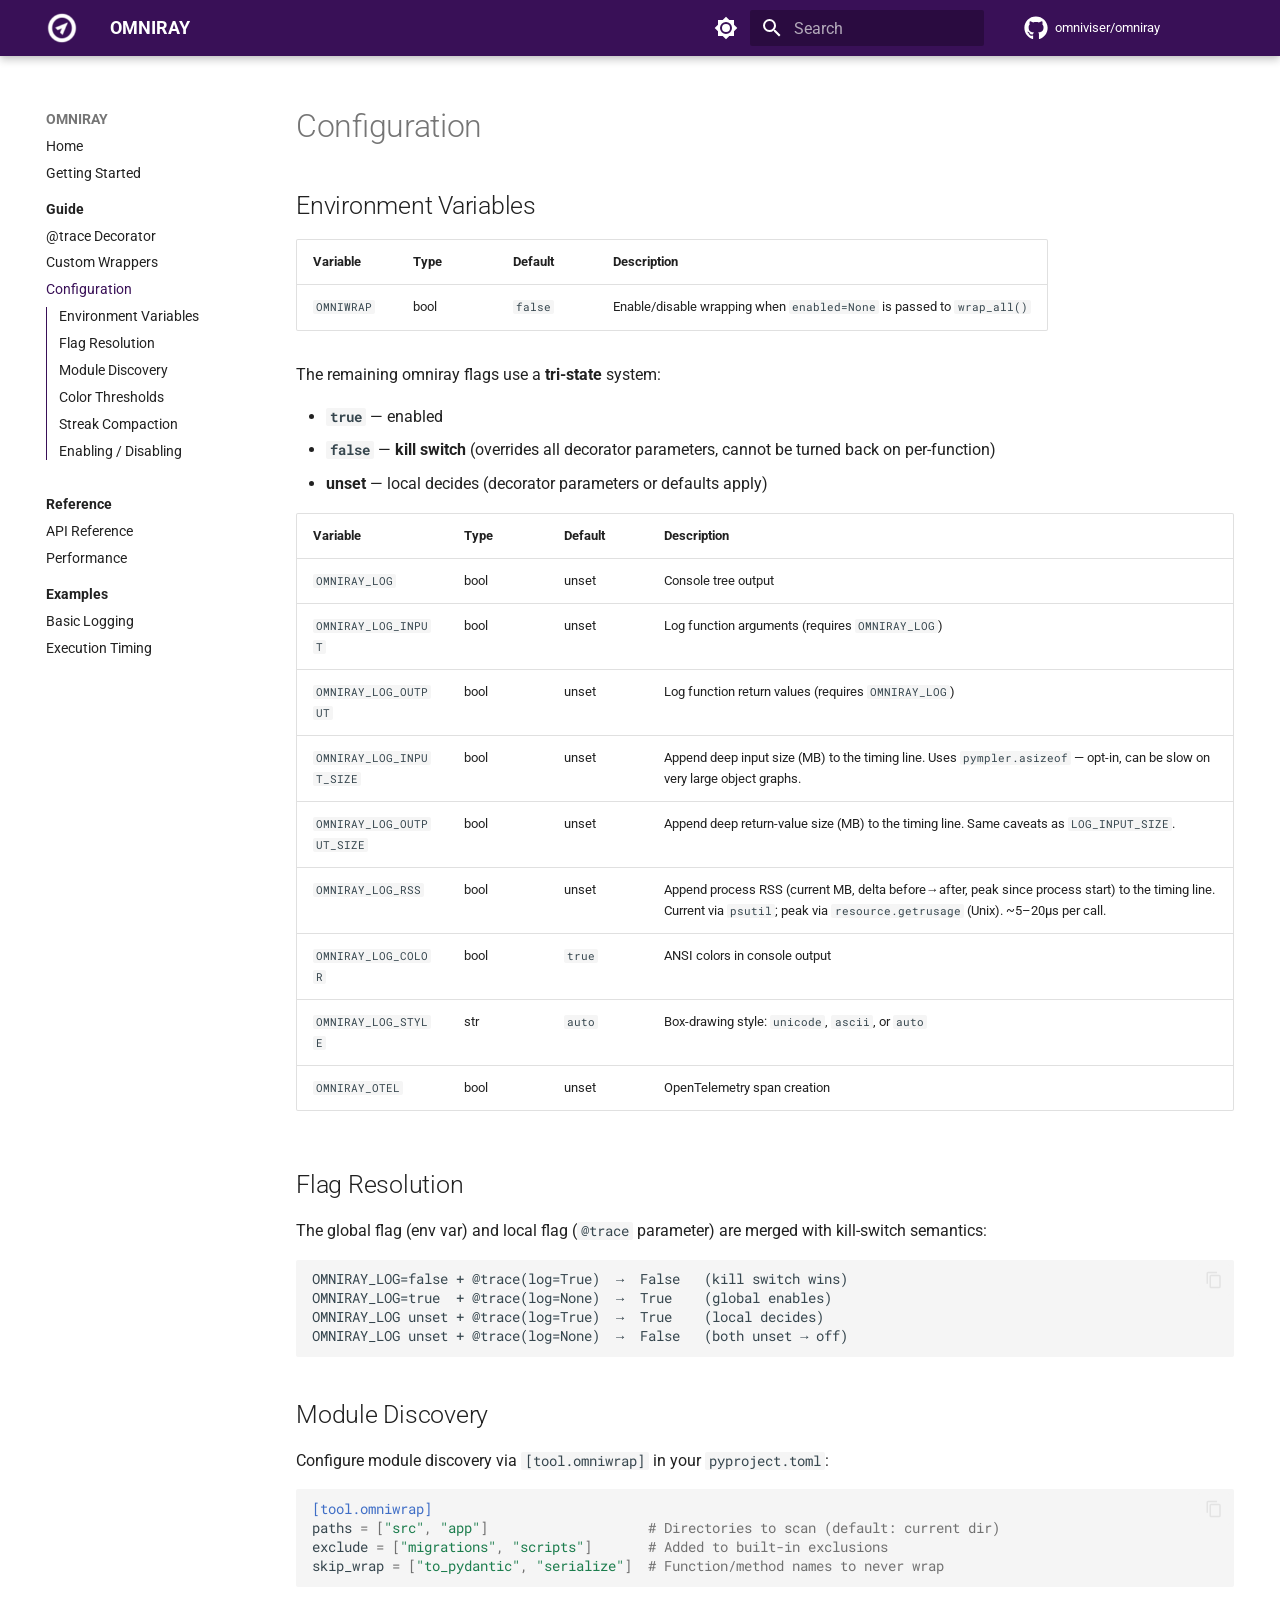
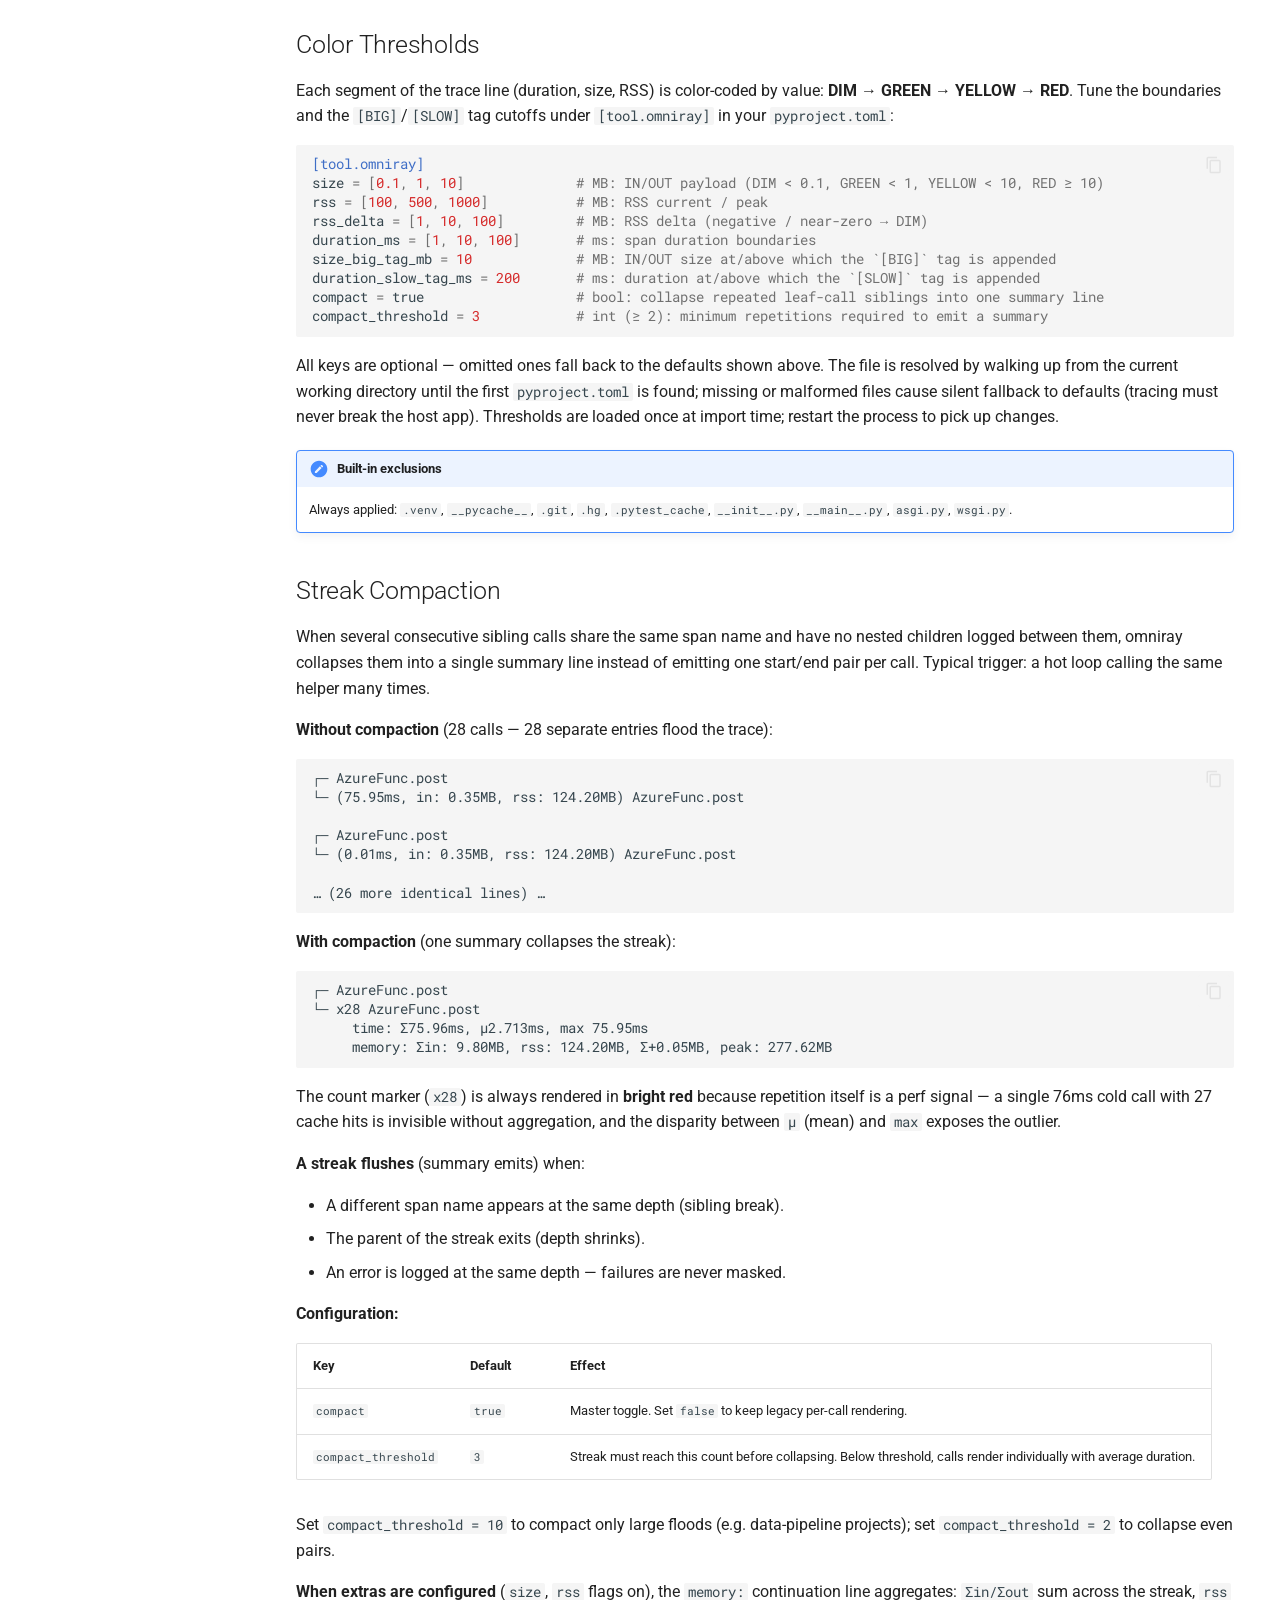
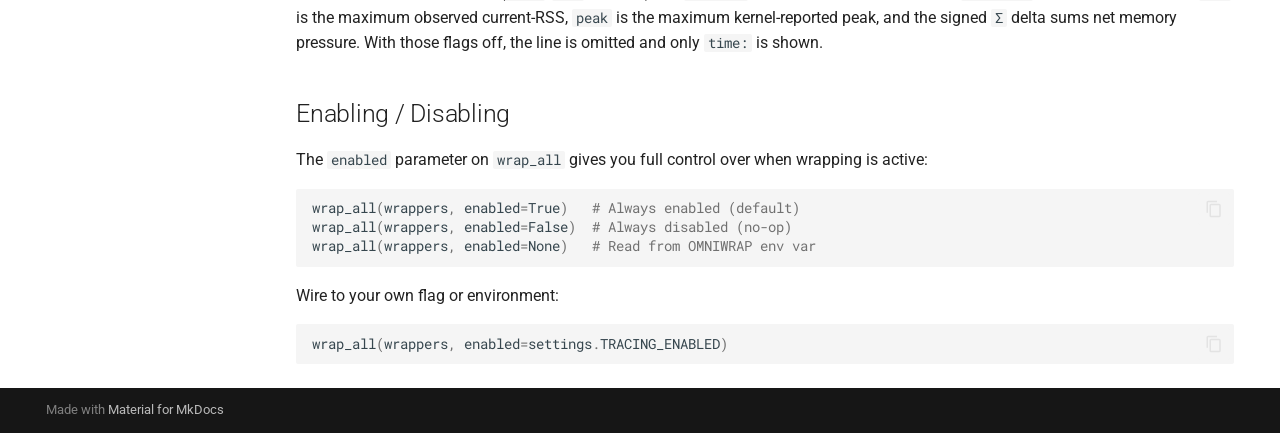
<file: guide/configuration/index.html>
<!doctype html>
<html lang="en" class="no-js">
  <head>
    
      <meta charset="utf-8">
      <meta name="viewport" content="width=device-width,initial-scale=1">
      
        <meta name="description" content="Automatic tracing for Python. Stop guessing. Debug effortlessly. You and your AI can now see everything.">
      
      
      
        <link rel="canonical" href="https://omniviser.github.io/omniray/guide/configuration/">
      
      
        <link rel="prev" href="../custom-wrappers/">
      
      
        <link rel="next" href="../../reference/">
      
      
        
      
      
      <link rel="icon" href="../../assets/favicon.svg">
      <meta name="generator" content="mkdocs-1.6.1, mkdocs-material-9.7.5">
    
    
      
        <title>Configuration - OMNIRAY</title>
      
    
    
      <link rel="stylesheet" href="../../assets/stylesheets/main.484c7ddc.min.css">
      
        
        <link rel="stylesheet" href="../../assets/stylesheets/palette.ab4e12ef.min.css">
      
      


    
    
      
    
    
      
        
        
        <link rel="preconnect" href="https://fonts.gstatic.com" crossorigin>
        <link rel="stylesheet" href="https://fonts.googleapis.com/css?family=Roboto:300,300i,400,400i,700,700i%7CRoboto+Mono:400,400i,700,700i&display=fallback">
        <style>:root{--md-text-font:"Roboto";--md-code-font:"Roboto Mono"}</style>
      
    
    
      <link rel="stylesheet" href="../../stylesheets/extra.css">
    
    <script>__md_scope=new URL("../..",location),__md_hash=e=>[...e].reduce(((e,_)=>(e<<5)-e+_.charCodeAt(0)),0),__md_get=(e,_=localStorage,t=__md_scope)=>JSON.parse(_.getItem(t.pathname+"."+e)),__md_set=(e,_,t=localStorage,a=__md_scope)=>{try{t.setItem(a.pathname+"."+e,JSON.stringify(_))}catch(e){}}</script>
    
      

    
    
  </head>
  
  
    
    
      
    
    
    
    
    <body dir="ltr" data-md-color-scheme="default" data-md-color-primary="custom" data-md-color-accent="custom">
  
    
    <input class="md-toggle" data-md-toggle="drawer" type="checkbox" id="__drawer" autocomplete="off">
    <input class="md-toggle" data-md-toggle="search" type="checkbox" id="__search" autocomplete="off">
    <label class="md-overlay" for="__drawer"></label>
    <div data-md-component="skip">
      
        
        <a href="#configuration" class="md-skip">
          Skip to content
        </a>
      
    </div>
    <div data-md-component="announce">
      
    </div>
    
    
      

  

<header class="md-header md-header--shadow" data-md-component="header">
  <nav class="md-header__inner md-grid" aria-label="Header">
    <a href="../.." title="OMNIRAY" class="md-header__button md-logo" aria-label="OMNIRAY" data-md-component="logo">
      
  <img src="../../assets/icon-white-200.png" alt="logo">

    </a>
    <label class="md-header__button md-icon" for="__drawer">
      
      <svg xmlns="http://www.w3.org/2000/svg" viewBox="0 0 24 24"><path d="M3 6h18v2H3zm0 5h18v2H3zm0 5h18v2H3z"/></svg>
    </label>
    <div class="md-header__title" data-md-component="header-title">
      <div class="md-header__ellipsis">
        <div class="md-header__topic">
          <span class="md-ellipsis">
            OMNIRAY
          </span>
        </div>
        <div class="md-header__topic" data-md-component="header-topic">
          <span class="md-ellipsis">
            
              Configuration
            
          </span>
        </div>
      </div>
    </div>
    
      
        <form class="md-header__option" data-md-component="palette">
  
    
    
    
    <input class="md-option" data-md-color-media="(prefers-color-scheme: light)" data-md-color-scheme="default" data-md-color-primary="custom" data-md-color-accent="custom"  aria-label="Switch to dark mode"  type="radio" name="__palette" id="__palette_0">
    
      <label class="md-header__button md-icon" title="Switch to dark mode" for="__palette_1" hidden>
        <svg xmlns="http://www.w3.org/2000/svg" viewBox="0 0 24 24"><path d="M12 8a4 4 0 0 0-4 4 4 4 0 0 0 4 4 4 4 0 0 0 4-4 4 4 0 0 0-4-4m0 10a6 6 0 0 1-6-6 6 6 0 0 1 6-6 6 6 0 0 1 6 6 6 6 0 0 1-6 6m8-9.31V4h-4.69L12 .69 8.69 4H4v4.69L.69 12 4 15.31V20h4.69L12 23.31 15.31 20H20v-4.69L23.31 12z"/></svg>
      </label>
    
  
    
    
    
    <input class="md-option" data-md-color-media="(prefers-color-scheme: dark)" data-md-color-scheme="slate" data-md-color-primary="custom" data-md-color-accent="custom"  aria-label="Switch to light mode"  type="radio" name="__palette" id="__palette_1">
    
      <label class="md-header__button md-icon" title="Switch to light mode" for="__palette_0" hidden>
        <svg xmlns="http://www.w3.org/2000/svg" viewBox="0 0 24 24"><path d="M12 18c-.89 0-1.74-.2-2.5-.55C11.56 16.5 13 14.42 13 12s-1.44-4.5-3.5-5.45C10.26 6.2 11.11 6 12 6a6 6 0 0 1 6 6 6 6 0 0 1-6 6m8-9.31V4h-4.69L12 .69 8.69 4H4v4.69L.69 12 4 15.31V20h4.69L12 23.31 15.31 20H20v-4.69L23.31 12z"/></svg>
      </label>
    
  
</form>
      
    
    
      <script>var palette=__md_get("__palette");if(palette&&palette.color){if("(prefers-color-scheme)"===palette.color.media){var media=matchMedia("(prefers-color-scheme: light)"),input=document.querySelector(media.matches?"[data-md-color-media='(prefers-color-scheme: light)']":"[data-md-color-media='(prefers-color-scheme: dark)']");palette.color.media=input.getAttribute("data-md-color-media"),palette.color.scheme=input.getAttribute("data-md-color-scheme"),palette.color.primary=input.getAttribute("data-md-color-primary"),palette.color.accent=input.getAttribute("data-md-color-accent")}for(var[key,value]of Object.entries(palette.color))document.body.setAttribute("data-md-color-"+key,value)}</script>
    
    
    
      
      
        <label class="md-header__button md-icon" for="__search">
          
          <svg xmlns="http://www.w3.org/2000/svg" viewBox="0 0 24 24"><path d="M9.5 3A6.5 6.5 0 0 1 16 9.5c0 1.61-.59 3.09-1.56 4.23l.27.27h.79l5 5-1.5 1.5-5-5v-.79l-.27-.27A6.52 6.52 0 0 1 9.5 16 6.5 6.5 0 0 1 3 9.5 6.5 6.5 0 0 1 9.5 3m0 2C7 5 5 7 5 9.5S7 14 9.5 14 14 12 14 9.5 12 5 9.5 5"/></svg>
        </label>
        <div class="md-search" data-md-component="search" role="dialog">
  <label class="md-search__overlay" for="__search"></label>
  <div class="md-search__inner" role="search">
    <form class="md-search__form" name="search">
      <input type="text" class="md-search__input" name="query" aria-label="Search" placeholder="Search" autocapitalize="off" autocorrect="off" autocomplete="off" spellcheck="false" data-md-component="search-query" required>
      <label class="md-search__icon md-icon" for="__search">
        
        <svg xmlns="http://www.w3.org/2000/svg" viewBox="0 0 24 24"><path d="M9.5 3A6.5 6.5 0 0 1 16 9.5c0 1.61-.59 3.09-1.56 4.23l.27.27h.79l5 5-1.5 1.5-5-5v-.79l-.27-.27A6.52 6.52 0 0 1 9.5 16 6.5 6.5 0 0 1 3 9.5 6.5 6.5 0 0 1 9.5 3m0 2C7 5 5 7 5 9.5S7 14 9.5 14 14 12 14 9.5 12 5 9.5 5"/></svg>
        
        <svg xmlns="http://www.w3.org/2000/svg" viewBox="0 0 24 24"><path d="M20 11v2H8l5.5 5.5-1.42 1.42L4.16 12l7.92-7.92L13.5 5.5 8 11z"/></svg>
      </label>
      <nav class="md-search__options" aria-label="Search">
        
        <button type="reset" class="md-search__icon md-icon" title="Clear" aria-label="Clear" tabindex="-1">
          
          <svg xmlns="http://www.w3.org/2000/svg" viewBox="0 0 24 24"><path d="M19 6.41 17.59 5 12 10.59 6.41 5 5 6.41 10.59 12 5 17.59 6.41 19 12 13.41 17.59 19 19 17.59 13.41 12z"/></svg>
        </button>
      </nav>
      
        <div class="md-search__suggest" data-md-component="search-suggest"></div>
      
    </form>
    <div class="md-search__output">
      <div class="md-search__scrollwrap" tabindex="0" data-md-scrollfix>
        <div class="md-search-result" data-md-component="search-result">
          <div class="md-search-result__meta">
            Initializing search
          </div>
          <ol class="md-search-result__list" role="presentation"></ol>
        </div>
      </div>
    </div>
  </div>
</div>
      
    
    
      <div class="md-header__source">
        <a href="https://github.com/omniviser/omniray" title="Go to repository" class="md-source" data-md-component="source">
  <div class="md-source__icon md-icon">
    
    <svg xmlns="http://www.w3.org/2000/svg" viewBox="0 0 512 512"><!--! Font Awesome Free 7.1.0 by @fontawesome - https://fontawesome.com License - https://fontawesome.com/license/free (Icons: CC BY 4.0, Fonts: SIL OFL 1.1, Code: MIT License) Copyright 2025 Fonticons, Inc.--><path d="M173.9 397.4c0 2-2.3 3.6-5.2 3.6-3.3.3-5.6-1.3-5.6-3.6 0-2 2.3-3.6 5.2-3.6 3-.3 5.6 1.3 5.6 3.6m-31.1-4.5c-.7 2 1.3 4.3 4.3 4.9 2.6 1 5.6 0 6.2-2s-1.3-4.3-4.3-5.2c-2.6-.7-5.5.3-6.2 2.3m44.2-1.7c-2.9.7-4.9 2.6-4.6 4.9.3 2 2.9 3.3 5.9 2.6 2.9-.7 4.9-2.6 4.6-4.6-.3-1.9-3-3.2-5.9-2.9M252.8 8C114.1 8 8 113.3 8 252c0 110.9 69.8 205.8 169.5 239.2 12.8 2.3 17.3-5.6 17.3-12.1 0-6.2-.3-40.4-.3-61.4 0 0-70 15-84.7-29.8 0 0-11.4-29.1-27.8-36.6 0 0-22.9-15.7 1.6-15.4 0 0 24.9 2 38.6 25.8 21.9 38.6 58.6 27.5 72.9 20.9 2.3-16 8.8-27.1 16-33.7-55.9-6.2-112.3-14.3-112.3-110.5 0-27.5 7.6-41.3 23.6-58.9-2.6-6.5-11.1-33.3 2.6-67.9 20.9-6.5 69 27 69 27 20-5.6 41.5-8.5 62.8-8.5s42.8 2.9 62.8 8.5c0 0 48.1-33.6 69-27 13.7 34.7 5.2 61.4 2.6 67.9 16 17.7 25.8 31.5 25.8 58.9 0 96.5-58.9 104.2-114.8 110.5 9.2 7.9 17 22.9 17 46.4 0 33.7-.3 75.4-.3 83.6 0 6.5 4.6 14.4 17.3 12.1C436.2 457.8 504 362.9 504 252 504 113.3 391.5 8 252.8 8M105.2 352.9c-1.3 1-1 3.3.7 5.2 1.6 1.6 3.9 2.3 5.2 1 1.3-1 1-3.3-.7-5.2-1.6-1.6-3.9-2.3-5.2-1m-10.8-8.1c-.7 1.3.3 2.9 2.3 3.9 1.6 1 3.6.7 4.3-.7.7-1.3-.3-2.9-2.3-3.9-2-.6-3.6-.3-4.3.7m32.4 35.6c-1.6 1.3-1 4.3 1.3 6.2 2.3 2.3 5.2 2.6 6.5 1 1.3-1.3.7-4.3-1.3-6.2-2.2-2.3-5.2-2.6-6.5-1m-11.4-14.7c-1.6 1-1.6 3.6 0 5.9s4.3 3.3 5.6 2.3c1.6-1.3 1.6-3.9 0-6.2-1.4-2.3-4-3.3-5.6-2"/></svg>
  </div>
  <div class="md-source__repository">
    omniviser/omniray
  </div>
</a>
      </div>
    
  </nav>
  
</header>
    
    <div class="md-container" data-md-component="container">
      
      
        
          
        
      
      <main class="md-main" data-md-component="main">
        <div class="md-main__inner md-grid">
          
            
              
              <div class="md-sidebar md-sidebar--primary" data-md-component="sidebar" data-md-type="navigation" >
                <div class="md-sidebar__scrollwrap">
                  <div class="md-sidebar__inner">
                    



  

<nav class="md-nav md-nav--primary md-nav--integrated" aria-label="Navigation" data-md-level="0">
  <label class="md-nav__title" for="__drawer">
    <a href="../.." title="OMNIRAY" class="md-nav__button md-logo" aria-label="OMNIRAY" data-md-component="logo">
      
  <img src="../../assets/icon-white-200.png" alt="logo">

    </a>
    OMNIRAY
  </label>
  
    <div class="md-nav__source">
      <a href="https://github.com/omniviser/omniray" title="Go to repository" class="md-source" data-md-component="source">
  <div class="md-source__icon md-icon">
    
    <svg xmlns="http://www.w3.org/2000/svg" viewBox="0 0 512 512"><!--! Font Awesome Free 7.1.0 by @fontawesome - https://fontawesome.com License - https://fontawesome.com/license/free (Icons: CC BY 4.0, Fonts: SIL OFL 1.1, Code: MIT License) Copyright 2025 Fonticons, Inc.--><path d="M173.9 397.4c0 2-2.3 3.6-5.2 3.6-3.3.3-5.6-1.3-5.6-3.6 0-2 2.3-3.6 5.2-3.6 3-.3 5.6 1.3 5.6 3.6m-31.1-4.5c-.7 2 1.3 4.3 4.3 4.9 2.6 1 5.6 0 6.2-2s-1.3-4.3-4.3-5.2c-2.6-.7-5.5.3-6.2 2.3m44.2-1.7c-2.9.7-4.9 2.6-4.6 4.9.3 2 2.9 3.3 5.9 2.6 2.9-.7 4.9-2.6 4.6-4.6-.3-1.9-3-3.2-5.9-2.9M252.8 8C114.1 8 8 113.3 8 252c0 110.9 69.8 205.8 169.5 239.2 12.8 2.3 17.3-5.6 17.3-12.1 0-6.2-.3-40.4-.3-61.4 0 0-70 15-84.7-29.8 0 0-11.4-29.1-27.8-36.6 0 0-22.9-15.7 1.6-15.4 0 0 24.9 2 38.6 25.8 21.9 38.6 58.6 27.5 72.9 20.9 2.3-16 8.8-27.1 16-33.7-55.9-6.2-112.3-14.3-112.3-110.5 0-27.5 7.6-41.3 23.6-58.9-2.6-6.5-11.1-33.3 2.6-67.9 20.9-6.5 69 27 69 27 20-5.6 41.5-8.5 62.8-8.5s42.8 2.9 62.8 8.5c0 0 48.1-33.6 69-27 13.7 34.7 5.2 61.4 2.6 67.9 16 17.7 25.8 31.5 25.8 58.9 0 96.5-58.9 104.2-114.8 110.5 9.2 7.9 17 22.9 17 46.4 0 33.7-.3 75.4-.3 83.6 0 6.5 4.6 14.4 17.3 12.1C436.2 457.8 504 362.9 504 252 504 113.3 391.5 8 252.8 8M105.2 352.9c-1.3 1-1 3.3.7 5.2 1.6 1.6 3.9 2.3 5.2 1 1.3-1 1-3.3-.7-5.2-1.6-1.6-3.9-2.3-5.2-1m-10.8-8.1c-.7 1.3.3 2.9 2.3 3.9 1.6 1 3.6.7 4.3-.7.7-1.3-.3-2.9-2.3-3.9-2-.6-3.6-.3-4.3.7m32.4 35.6c-1.6 1.3-1 4.3 1.3 6.2 2.3 2.3 5.2 2.6 6.5 1 1.3-1.3.7-4.3-1.3-6.2-2.2-2.3-5.2-2.6-6.5-1m-11.4-14.7c-1.6 1-1.6 3.6 0 5.9s4.3 3.3 5.6 2.3c1.6-1.3 1.6-3.9 0-6.2-1.4-2.3-4-3.3-5.6-2"/></svg>
  </div>
  <div class="md-source__repository">
    omniviser/omniray
  </div>
</a>
    </div>
  
  <ul class="md-nav__list" data-md-scrollfix>
    
      
      
  
  
  
  
    <li class="md-nav__item">
      <a href="../.." class="md-nav__link">
        
  
  
  <span class="md-ellipsis">
    
  
    Home
  

    
  </span>
  
  

      </a>
    </li>
  

    
      
      
  
  
  
  
    <li class="md-nav__item">
      <a href="../../getting-started/" class="md-nav__link">
        
  
  
  <span class="md-ellipsis">
    
  
    Getting Started
  

    
  </span>
  
  

      </a>
    </li>
  

    
      
      
  
  
    
  
  
  
    
    
      
        
          
        
      
        
      
        
      
        
      
    
    
    
      
        
        
      
    
    
    <li class="md-nav__item md-nav__item--active md-nav__item--section md-nav__item--nested">
      
        
        
        <input class="md-nav__toggle md-toggle " type="checkbox" id="__nav_3" checked>
        
          
          <div class="md-nav__link md-nav__container">
            <a href="../" class="md-nav__link ">
              
  
  
  <span class="md-ellipsis">
    
  
    Guide
  

    
  </span>
  
  

            </a>
            
              
              <label class="md-nav__link " for="__nav_3" id="__nav_3_label" tabindex="">
                <span class="md-nav__icon md-icon"></span>
              </label>
            
          </div>
        
        <nav class="md-nav" data-md-level="1" aria-labelledby="__nav_3_label" aria-expanded="true">
          <label class="md-nav__title" for="__nav_3">
            <span class="md-nav__icon md-icon"></span>
            
  
    Guide
  

          </label>
          <ul class="md-nav__list" data-md-scrollfix>
            
              
            
              
                
  
  
  
  
    <li class="md-nav__item">
      <a href="../trace-decorator/" class="md-nav__link">
        
  
  
  <span class="md-ellipsis">
    
  
    @trace Decorator
  

    
  </span>
  
  

      </a>
    </li>
  

              
            
              
                
  
  
  
  
    <li class="md-nav__item">
      <a href="../custom-wrappers/" class="md-nav__link">
        
  
  
  <span class="md-ellipsis">
    
  
    Custom Wrappers
  

    
  </span>
  
  

      </a>
    </li>
  

              
            
              
                
  
  
    
  
  
  
    <li class="md-nav__item md-nav__item--active">
      
      <input class="md-nav__toggle md-toggle" type="checkbox" id="__toc">
      
      
        
      
      
        <label class="md-nav__link md-nav__link--active" for="__toc">
          
  
  
  <span class="md-ellipsis">
    
  
    Configuration
  

    
  </span>
  
  

          <span class="md-nav__icon md-icon"></span>
        </label>
      
      <a href="./" class="md-nav__link md-nav__link--active">
        
  
  
  <span class="md-ellipsis">
    
  
    Configuration
  

    
  </span>
  
  

      </a>
      
        

<nav class="md-nav md-nav--secondary" aria-label="Table of contents">
  
  
  
    
  
  
    <label class="md-nav__title" for="__toc">
      <span class="md-nav__icon md-icon"></span>
      Table of contents
    </label>
    <ul class="md-nav__list" data-md-component="toc" data-md-scrollfix>
      
        <li class="md-nav__item">
  <a href="#environment-variables" class="md-nav__link">
    <span class="md-ellipsis">
      
        Environment Variables
      
    </span>
  </a>
  
</li>
      
        <li class="md-nav__item">
  <a href="#flag-resolution" class="md-nav__link">
    <span class="md-ellipsis">
      
        Flag Resolution
      
    </span>
  </a>
  
</li>
      
        <li class="md-nav__item">
  <a href="#module-discovery" class="md-nav__link">
    <span class="md-ellipsis">
      
        Module Discovery
      
    </span>
  </a>
  
</li>
      
        <li class="md-nav__item">
  <a href="#color-thresholds" class="md-nav__link">
    <span class="md-ellipsis">
      
        Color Thresholds
      
    </span>
  </a>
  
</li>
      
        <li class="md-nav__item">
  <a href="#streak-compaction" class="md-nav__link">
    <span class="md-ellipsis">
      
        Streak Compaction
      
    </span>
  </a>
  
</li>
      
        <li class="md-nav__item">
  <a href="#enabling-disabling" class="md-nav__link">
    <span class="md-ellipsis">
      
        Enabling / Disabling
      
    </span>
  </a>
  
</li>
      
    </ul>
  
</nav>
      
    </li>
  

              
            
          </ul>
        </nav>
      
    </li>
  

    
      
      
  
  
  
  
    
    
      
        
          
        
      
        
      
        
      
    
    
    
      
        
        
      
    
    
    <li class="md-nav__item md-nav__item--section md-nav__item--nested">
      
        
        
          
        
        <input class="md-nav__toggle md-toggle md-toggle--indeterminate" type="checkbox" id="__nav_4" >
        
          
          <div class="md-nav__link md-nav__container">
            <a href="../../reference/" class="md-nav__link ">
              
  
  
  <span class="md-ellipsis">
    
  
    Reference
  

    
  </span>
  
  

            </a>
            
              
              <label class="md-nav__link " for="__nav_4" id="__nav_4_label" tabindex="">
                <span class="md-nav__icon md-icon"></span>
              </label>
            
          </div>
        
        <nav class="md-nav" data-md-level="1" aria-labelledby="__nav_4_label" aria-expanded="false">
          <label class="md-nav__title" for="__nav_4">
            <span class="md-nav__icon md-icon"></span>
            
  
    Reference
  

          </label>
          <ul class="md-nav__list" data-md-scrollfix>
            
              
            
              
                
  
  
  
  
    <li class="md-nav__item">
      <a href="../../reference/api/" class="md-nav__link">
        
  
  
  <span class="md-ellipsis">
    
  
    API Reference
  

    
  </span>
  
  

      </a>
    </li>
  

              
            
              
                
  
  
  
  
    <li class="md-nav__item">
      <a href="../../reference/performance/" class="md-nav__link">
        
  
  
  <span class="md-ellipsis">
    
  
    Performance
  

    
  </span>
  
  

      </a>
    </li>
  

              
            
          </ul>
        </nav>
      
    </li>
  

    
      
      
  
  
  
  
    
    
      
        
          
        
      
        
      
        
      
    
    
    
      
        
        
      
    
    
    <li class="md-nav__item md-nav__item--section md-nav__item--nested">
      
        
        
          
        
        <input class="md-nav__toggle md-toggle md-toggle--indeterminate" type="checkbox" id="__nav_5" >
        
          
          <div class="md-nav__link md-nav__container">
            <a href="../../examples/" class="md-nav__link ">
              
  
  
  <span class="md-ellipsis">
    
  
    Examples
  

    
  </span>
  
  

            </a>
            
              
              <label class="md-nav__link " for="__nav_5" id="__nav_5_label" tabindex="">
                <span class="md-nav__icon md-icon"></span>
              </label>
            
          </div>
        
        <nav class="md-nav" data-md-level="1" aria-labelledby="__nav_5_label" aria-expanded="false">
          <label class="md-nav__title" for="__nav_5">
            <span class="md-nav__icon md-icon"></span>
            
  
    Examples
  

          </label>
          <ul class="md-nav__list" data-md-scrollfix>
            
              
            
              
                
  
  
  
  
    <li class="md-nav__item">
      <a href="../../examples/basic-logging/" class="md-nav__link">
        
  
  
  <span class="md-ellipsis">
    
  
    Basic Logging
  

    
  </span>
  
  

      </a>
    </li>
  

              
            
              
                
  
  
  
  
    <li class="md-nav__item">
      <a href="../../examples/basic-timing/" class="md-nav__link">
        
  
  
  <span class="md-ellipsis">
    
  
    Execution Timing
  

    
  </span>
  
  

      </a>
    </li>
  

              
            
          </ul>
        </nav>
      
    </li>
  

    
  </ul>
</nav>
                  </div>
                </div>
              </div>
            
            
          
          
            <div class="md-content" data-md-component="content">
              
              <article class="md-content__inner md-typeset">
                
                  


  
  


<h1 id="configuration">Configuration<a class="headerlink" href="#configuration" title="Permanent link">&para;</a></h1>
<h2 id="environment-variables">Environment Variables<a class="headerlink" href="#environment-variables" title="Permanent link">&para;</a></h2>
<table>
<thead>
<tr>
<th>Variable</th>
<th>Type</th>
<th>Default</th>
<th>Description</th>
</tr>
</thead>
<tbody>
<tr>
<td><code>OMNIWRAP</code></td>
<td>bool</td>
<td><code>false</code></td>
<td>Enable/disable wrapping when <code>enabled=None</code> is passed to <code>wrap_all()</code></td>
</tr>
</tbody>
</table>
<p>The remaining omniray flags use a <strong>tri-state</strong> system:</p>
<ul>
<li><strong><code>true</code></strong> — enabled</li>
<li><strong><code>false</code></strong> — <strong>kill switch</strong> (overrides all decorator parameters, cannot be turned back on per-function)</li>
<li><strong>unset</strong> — local decides (decorator parameters or defaults apply)</li>
</ul>
<table>
<thead>
<tr>
<th>Variable</th>
<th>Type</th>
<th>Default</th>
<th>Description</th>
</tr>
</thead>
<tbody>
<tr>
<td><code>OMNIRAY_LOG</code></td>
<td>bool</td>
<td>unset</td>
<td>Console tree output</td>
</tr>
<tr>
<td><code>OMNIRAY_LOG_INPUT</code></td>
<td>bool</td>
<td>unset</td>
<td>Log function arguments (requires <code>OMNIRAY_LOG</code>)</td>
</tr>
<tr>
<td><code>OMNIRAY_LOG_OUTPUT</code></td>
<td>bool</td>
<td>unset</td>
<td>Log function return values (requires <code>OMNIRAY_LOG</code>)</td>
</tr>
<tr>
<td><code>OMNIRAY_LOG_INPUT_SIZE</code></td>
<td>bool</td>
<td>unset</td>
<td>Append deep input size (MB) to the timing line. Uses <code>pympler.asizeof</code> — opt-in, can be slow on very large object graphs.</td>
</tr>
<tr>
<td><code>OMNIRAY_LOG_OUTPUT_SIZE</code></td>
<td>bool</td>
<td>unset</td>
<td>Append deep return-value size (MB) to the timing line. Same caveats as <code>LOG_INPUT_SIZE</code>.</td>
</tr>
<tr>
<td><code>OMNIRAY_LOG_RSS</code></td>
<td>bool</td>
<td>unset</td>
<td>Append process RSS (current MB, delta before→after, peak since process start) to the timing line. Current via <code>psutil</code>; peak via <code>resource.getrusage</code> (Unix). ~5–20µs per call.</td>
</tr>
<tr>
<td><code>OMNIRAY_LOG_COLOR</code></td>
<td>bool</td>
<td><code>true</code></td>
<td>ANSI colors in console output</td>
</tr>
<tr>
<td><code>OMNIRAY_LOG_STYLE</code></td>
<td>str</td>
<td><code>auto</code></td>
<td>Box-drawing style: <code>unicode</code>, <code>ascii</code>, or <code>auto</code></td>
</tr>
<tr>
<td><code>OMNIRAY_OTEL</code></td>
<td>bool</td>
<td>unset</td>
<td>OpenTelemetry span creation</td>
</tr>
</tbody>
</table>
<h2 id="flag-resolution">Flag Resolution<a class="headerlink" href="#flag-resolution" title="Permanent link">&para;</a></h2>
<p>The global flag (env var) and local flag (<code>@trace</code> parameter) are merged with kill-switch semantics:</p>
<div class="language-text highlight"><pre><span></span><code><span id="__span-0-1"><a id="__codelineno-0-1" name="__codelineno-0-1" href="#__codelineno-0-1"></a>OMNIRAY_LOG=false + @trace(log=True)  →  False   (kill switch wins)
</span><span id="__span-0-2"><a id="__codelineno-0-2" name="__codelineno-0-2" href="#__codelineno-0-2"></a>OMNIRAY_LOG=true  + @trace(log=None)  →  True    (global enables)
</span><span id="__span-0-3"><a id="__codelineno-0-3" name="__codelineno-0-3" href="#__codelineno-0-3"></a>OMNIRAY_LOG unset + @trace(log=True)  →  True    (local decides)
</span><span id="__span-0-4"><a id="__codelineno-0-4" name="__codelineno-0-4" href="#__codelineno-0-4"></a>OMNIRAY_LOG unset + @trace(log=None)  →  False   (both unset → off)
</span></code></pre></div>
<h2 id="module-discovery">Module Discovery<a class="headerlink" href="#module-discovery" title="Permanent link">&para;</a></h2>
<p>Configure module discovery via <code>[tool.omniwrap]</code> in your <code>pyproject.toml</code>:</p>
<div class="language-toml highlight"><pre><span></span><code><span id="__span-1-1"><a id="__codelineno-1-1" name="__codelineno-1-1" href="#__codelineno-1-1"></a><span class="k">[tool.omniwrap]</span>
</span><span id="__span-1-2"><a id="__codelineno-1-2" name="__codelineno-1-2" href="#__codelineno-1-2"></a><span class="n">paths</span><span class="w"> </span><span class="o">=</span><span class="w"> </span><span class="p">[</span><span class="s2">"src"</span><span class="p">,</span><span class="w"> </span><span class="s2">"app"</span><span class="p">]</span><span class="w">                    </span><span class="c1"># Directories to scan (default: current dir)</span>
</span><span id="__span-1-3"><a id="__codelineno-1-3" name="__codelineno-1-3" href="#__codelineno-1-3"></a><span class="n">exclude</span><span class="w"> </span><span class="o">=</span><span class="w"> </span><span class="p">[</span><span class="s2">"migrations"</span><span class="p">,</span><span class="w"> </span><span class="s2">"scripts"</span><span class="p">]</span><span class="w">       </span><span class="c1"># Added to built-in exclusions</span>
</span><span id="__span-1-4"><a id="__codelineno-1-4" name="__codelineno-1-4" href="#__codelineno-1-4"></a><span class="n">skip_wrap</span><span class="w"> </span><span class="o">=</span><span class="w"> </span><span class="p">[</span><span class="s2">"to_pydantic"</span><span class="p">,</span><span class="w"> </span><span class="s2">"serialize"</span><span class="p">]</span><span class="w">  </span><span class="c1"># Function/method names to never wrap</span>
</span></code></pre></div>
<h2 id="color-thresholds">Color Thresholds<a class="headerlink" href="#color-thresholds" title="Permanent link">&para;</a></h2>
<p>Each segment of the trace line (duration, size, RSS) is color-coded by value: <strong>DIM → GREEN → YELLOW → RED</strong>. Tune the boundaries and the <code>[BIG]</code>/<code>[SLOW]</code> tag cutoffs under <code>[tool.omniray]</code> in your <code>pyproject.toml</code>:</p>
<div class="language-toml highlight"><pre><span></span><code><span id="__span-2-1"><a id="__codelineno-2-1" name="__codelineno-2-1" href="#__codelineno-2-1"></a><span class="k">[tool.omniray]</span>
</span><span id="__span-2-2"><a id="__codelineno-2-2" name="__codelineno-2-2" href="#__codelineno-2-2"></a><span class="n">size</span><span class="w"> </span><span class="o">=</span><span class="w"> </span><span class="p">[</span><span class="mf">0.1</span><span class="p">,</span><span class="w"> </span><span class="mi">1</span><span class="p">,</span><span class="w"> </span><span class="mi">10</span><span class="p">]</span><span class="w">              </span><span class="c1"># MB: IN/OUT payload (DIM &lt; 0.1, GREEN &lt; 1, YELLOW &lt; 10, RED ≥ 10)</span>
</span><span id="__span-2-3"><a id="__codelineno-2-3" name="__codelineno-2-3" href="#__codelineno-2-3"></a><span class="n">rss</span><span class="w"> </span><span class="o">=</span><span class="w"> </span><span class="p">[</span><span class="mi">100</span><span class="p">,</span><span class="w"> </span><span class="mi">500</span><span class="p">,</span><span class="w"> </span><span class="mi">1000</span><span class="p">]</span><span class="w">           </span><span class="c1"># MB: RSS current / peak</span>
</span><span id="__span-2-4"><a id="__codelineno-2-4" name="__codelineno-2-4" href="#__codelineno-2-4"></a><span class="n">rss_delta</span><span class="w"> </span><span class="o">=</span><span class="w"> </span><span class="p">[</span><span class="mi">1</span><span class="p">,</span><span class="w"> </span><span class="mi">10</span><span class="p">,</span><span class="w"> </span><span class="mi">100</span><span class="p">]</span><span class="w">         </span><span class="c1"># MB: RSS delta (negative / near-zero → DIM)</span>
</span><span id="__span-2-5"><a id="__codelineno-2-5" name="__codelineno-2-5" href="#__codelineno-2-5"></a><span class="n">duration_ms</span><span class="w"> </span><span class="o">=</span><span class="w"> </span><span class="p">[</span><span class="mi">1</span><span class="p">,</span><span class="w"> </span><span class="mi">10</span><span class="p">,</span><span class="w"> </span><span class="mi">100</span><span class="p">]</span><span class="w">       </span><span class="c1"># ms: span duration boundaries</span>
</span><span id="__span-2-6"><a id="__codelineno-2-6" name="__codelineno-2-6" href="#__codelineno-2-6"></a><span class="n">size_big_tag_mb</span><span class="w"> </span><span class="o">=</span><span class="w"> </span><span class="mi">10</span><span class="w">             </span><span class="c1"># MB: IN/OUT size at/above which the `[BIG]` tag is appended</span>
</span><span id="__span-2-7"><a id="__codelineno-2-7" name="__codelineno-2-7" href="#__codelineno-2-7"></a><span class="n">duration_slow_tag_ms</span><span class="w"> </span><span class="o">=</span><span class="w"> </span><span class="mi">200</span><span class="w">       </span><span class="c1"># ms: duration at/above which the `[SLOW]` tag is appended</span>
</span><span id="__span-2-8"><a id="__codelineno-2-8" name="__codelineno-2-8" href="#__codelineno-2-8"></a><span class="n">compact</span><span class="w"> </span><span class="o">=</span><span class="w"> </span><span class="kc">true</span><span class="w">                   </span><span class="c1"># bool: collapse repeated leaf-call siblings into one summary line</span>
</span><span id="__span-2-9"><a id="__codelineno-2-9" name="__codelineno-2-9" href="#__codelineno-2-9"></a><span class="n">compact_threshold</span><span class="w"> </span><span class="o">=</span><span class="w"> </span><span class="mi">3</span><span class="w">            </span><span class="c1"># int (≥ 2): minimum repetitions required to emit a summary</span>
</span></code></pre></div>
<p>All keys are optional — omitted ones fall back to the defaults shown above. The file is resolved by walking up from the current working directory until the first <code>pyproject.toml</code> is found; missing or malformed files cause silent fallback to defaults (tracing must never break the host app). Thresholds are loaded once at import time; restart the process to pick up changes.</p>
<div class="admonition note">
<p class="admonition-title">Built-in exclusions</p>
<p>Always applied: <code>.venv</code>, <code>__pycache__</code>, <code>.git</code>, <code>.hg</code>, <code>.pytest_cache</code>, <code>__init__.py</code>, <code>__main__.py</code>, <code>asgi.py</code>, <code>wsgi.py</code>.</p>
</div>
<h2 id="streak-compaction">Streak Compaction<a class="headerlink" href="#streak-compaction" title="Permanent link">&para;</a></h2>
<p>When several consecutive sibling calls share the same span name and have no nested children logged between them, omniray collapses them into a single summary line instead of emitting one start/end pair per call. Typical trigger: a hot loop calling the same helper many times.</p>
<p><strong>Without compaction</strong> (28 calls — 28 separate entries flood the trace):</p>
<div class="language-text highlight"><pre><span></span><code><span id="__span-3-1"><a id="__codelineno-3-1" name="__codelineno-3-1" href="#__codelineno-3-1"></a>┌─ AzureFunc.post
</span><span id="__span-3-2"><a id="__codelineno-3-2" name="__codelineno-3-2" href="#__codelineno-3-2"></a>└─ (75.95ms, in: 0.35MB, rss: 124.20MB) AzureFunc.post
</span><span id="__span-3-3"><a id="__codelineno-3-3" name="__codelineno-3-3" href="#__codelineno-3-3"></a>
</span><span id="__span-3-4"><a id="__codelineno-3-4" name="__codelineno-3-4" href="#__codelineno-3-4"></a>┌─ AzureFunc.post
</span><span id="__span-3-5"><a id="__codelineno-3-5" name="__codelineno-3-5" href="#__codelineno-3-5"></a>└─ (0.01ms, in: 0.35MB, rss: 124.20MB) AzureFunc.post
</span><span id="__span-3-6"><a id="__codelineno-3-6" name="__codelineno-3-6" href="#__codelineno-3-6"></a>
</span><span id="__span-3-7"><a id="__codelineno-3-7" name="__codelineno-3-7" href="#__codelineno-3-7"></a>… (26 more identical lines) …
</span></code></pre></div>
<p><strong>With compaction</strong> (one summary collapses the streak):</p>
<div class="language-text highlight"><pre><span></span><code><span id="__span-4-1"><a id="__codelineno-4-1" name="__codelineno-4-1" href="#__codelineno-4-1"></a>┌─ AzureFunc.post
</span><span id="__span-4-2"><a id="__codelineno-4-2" name="__codelineno-4-2" href="#__codelineno-4-2"></a>└─ x28 AzureFunc.post
</span><span id="__span-4-3"><a id="__codelineno-4-3" name="__codelineno-4-3" href="#__codelineno-4-3"></a>     time: Σ75.96ms, μ2.713ms, max 75.95ms
</span><span id="__span-4-4"><a id="__codelineno-4-4" name="__codelineno-4-4" href="#__codelineno-4-4"></a>     memory: Σin: 9.80MB, rss: 124.20MB, Σ+0.05MB, peak: 277.62MB
</span></code></pre></div>
<p>The count marker (<code>x28</code>) is always rendered in <strong>bright red</strong> because repetition itself is a perf signal — a single 76ms cold call with 27 cache hits is invisible without aggregation, and the disparity between <code>μ</code> (mean) and <code>max</code> exposes the outlier.</p>
<p><strong>A streak flushes</strong> (summary emits) when:</p>
<ul>
<li>A different span name appears at the same depth (sibling break).</li>
<li>The parent of the streak exits (depth shrinks).</li>
<li>An error is logged at the same depth — failures are never masked.</li>
</ul>
<p><strong>Configuration:</strong></p>
<table>
<thead>
<tr>
<th>Key</th>
<th>Default</th>
<th>Effect</th>
</tr>
</thead>
<tbody>
<tr>
<td><code>compact</code></td>
<td><code>true</code></td>
<td>Master toggle. Set <code>false</code> to keep legacy per-call rendering.</td>
</tr>
<tr>
<td><code>compact_threshold</code></td>
<td><code>3</code></td>
<td>Streak must reach this count before collapsing. Below threshold, calls render individually with average duration.</td>
</tr>
</tbody>
</table>
<p>Set <code>compact_threshold = 10</code> to compact only large floods (e.g. data-pipeline projects); set <code>compact_threshold = 2</code> to collapse even pairs.</p>
<p><strong>When extras are configured</strong> (<code>size</code>, <code>rss</code> flags on), the <code>memory:</code> continuation line aggregates: <code>Σin/Σout</code> sum across the streak, <code>rss</code> is the maximum observed current-RSS, <code>peak</code> is the maximum kernel-reported peak, and the signed <code>Σ</code> delta sums net memory pressure. With those flags off, the line is omitted and only <code>time:</code> is shown.</p>
<h2 id="enabling-disabling">Enabling / Disabling<a class="headerlink" href="#enabling-disabling" title="Permanent link">&para;</a></h2>
<p>The <code>enabled</code> parameter on <code>wrap_all</code> gives you full control over when wrapping is active:</p>
<div class="language-python highlight"><pre><span></span><code><span id="__span-5-1"><a id="__codelineno-5-1" name="__codelineno-5-1" href="#__codelineno-5-1"></a><span class="n">wrap_all</span><span class="p">(</span><span class="n">wrappers</span><span class="p">,</span> <span class="n">enabled</span><span class="o">=</span><span class="kc">True</span><span class="p">)</span>   <span class="c1"># Always enabled (default)</span>
</span><span id="__span-5-2"><a id="__codelineno-5-2" name="__codelineno-5-2" href="#__codelineno-5-2"></a><span class="n">wrap_all</span><span class="p">(</span><span class="n">wrappers</span><span class="p">,</span> <span class="n">enabled</span><span class="o">=</span><span class="kc">False</span><span class="p">)</span>  <span class="c1"># Always disabled (no-op)</span>
</span><span id="__span-5-3"><a id="__codelineno-5-3" name="__codelineno-5-3" href="#__codelineno-5-3"></a><span class="n">wrap_all</span><span class="p">(</span><span class="n">wrappers</span><span class="p">,</span> <span class="n">enabled</span><span class="o">=</span><span class="kc">None</span><span class="p">)</span>   <span class="c1"># Read from OMNIWRAP env var</span>
</span></code></pre></div>
<p>Wire to your own flag or environment:</p>
<div class="language-python highlight"><pre><span></span><code><span id="__span-6-1"><a id="__codelineno-6-1" name="__codelineno-6-1" href="#__codelineno-6-1"></a><span class="n">wrap_all</span><span class="p">(</span><span class="n">wrappers</span><span class="p">,</span> <span class="n">enabled</span><span class="o">=</span><span class="n">settings</span><span class="o">.</span><span class="n">TRACING_ENABLED</span><span class="p">)</span>
</span></code></pre></div>












                
              </article>
            </div>
          
          
<script>var target=document.getElementById(location.hash.slice(1));target&&target.name&&(target.checked=target.name.startsWith("__tabbed_"))</script>
        </div>
        
          <button type="button" class="md-top md-icon" data-md-component="top" hidden>
  
  <svg xmlns="http://www.w3.org/2000/svg" viewBox="0 0 24 24"><path d="M13 20h-2V8l-5.5 5.5-1.42-1.42L12 4.16l7.92 7.92-1.42 1.42L13 8z"/></svg>
  Back to top
</button>
        
      </main>
      
        <footer class="md-footer">
  
  <div class="md-footer-meta md-typeset">
    <div class="md-footer-meta__inner md-grid">
      <div class="md-copyright">
  
  
    Made with
    <a href="https://squidfunk.github.io/mkdocs-material/" target="_blank" rel="noopener">
      Material for MkDocs
    </a>
  
</div>
      
    </div>
  </div>
</footer>
      
    </div>
    <div class="md-dialog" data-md-component="dialog">
      <div class="md-dialog__inner md-typeset"></div>
    </div>
    
    
    
      
      
      <script id="__config" type="application/json">{"annotate": null, "base": "../..", "features": ["navigation.instant", "navigation.sections", "navigation.indexes", "navigation.expand", "navigation.top", "search.highlight", "search.suggest", "content.code.copy", "content.code.annotate", "toc.integrate"], "search": "../../assets/javascripts/workers/search.2c215733.min.js", "tags": null, "translations": {"clipboard.copied": "Copied to clipboard", "clipboard.copy": "Copy to clipboard", "search.result.more.one": "1 more on this page", "search.result.more.other": "# more on this page", "search.result.none": "No matching documents", "search.result.one": "1 matching document", "search.result.other": "# matching documents", "search.result.placeholder": "Type to start searching", "search.result.term.missing": "Missing", "select.version": "Select version"}, "version": null}</script>
    
    
      <script src="../../assets/javascripts/bundle.79ae519e.min.js"></script>
      
    
  </body>
</html>
</file>
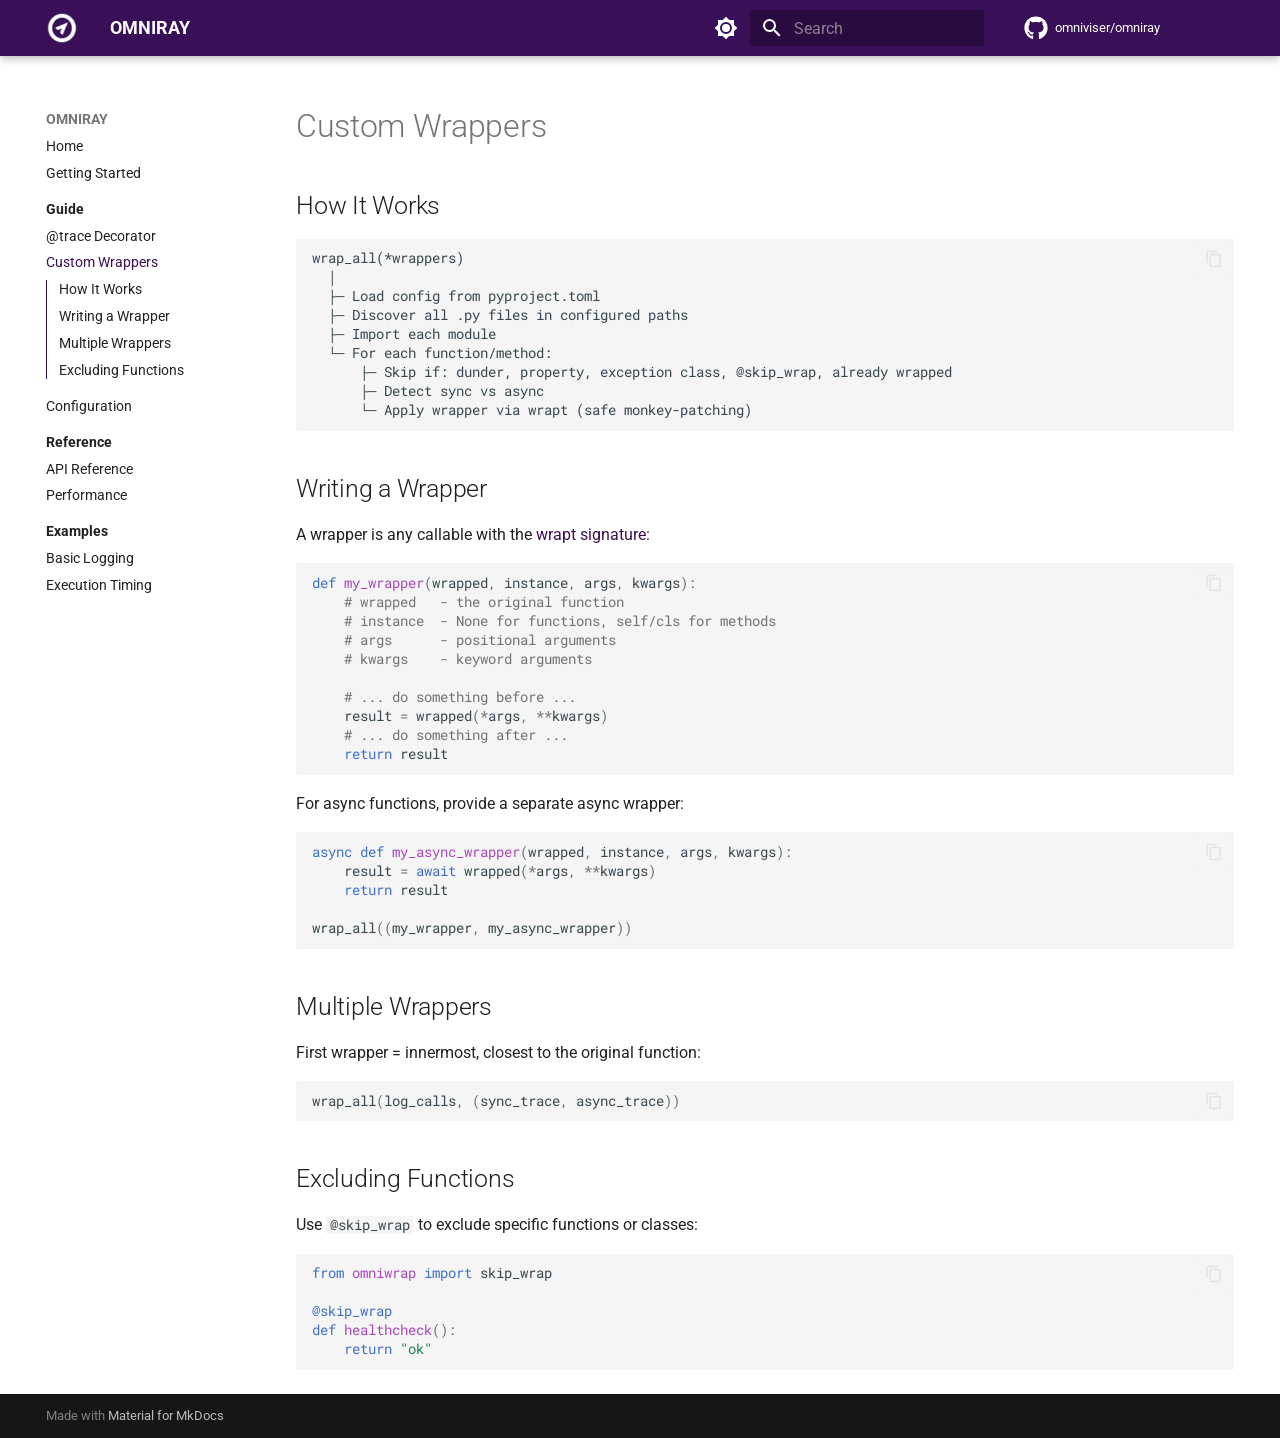
<file: guide/custom-wrappers/index.html>
<!doctype html>
<html lang="en" class="no-js">
  <head>
    
      <meta charset="utf-8">
      <meta name="viewport" content="width=device-width,initial-scale=1">
      
        <meta name="description" content="Automatic tracing for Python. Stop guessing. Debug effortlessly. You and your AI can now see everything.">
      
      
      
        <link rel="canonical" href="https://omniviser.github.io/omniray/guide/custom-wrappers/">
      
      
        <link rel="prev" href="../trace-decorator/">
      
      
        <link rel="next" href="../configuration/">
      
      
        
      
      
      <link rel="icon" href="../../assets/favicon.svg">
      <meta name="generator" content="mkdocs-1.6.1, mkdocs-material-9.7.5">
    
    
      
        <title>Custom Wrappers - OMNIRAY</title>
      
    
    
      <link rel="stylesheet" href="../../assets/stylesheets/main.484c7ddc.min.css">
      
        
        <link rel="stylesheet" href="../../assets/stylesheets/palette.ab4e12ef.min.css">
      
      


    
    
      
    
    
      
        
        
        <link rel="preconnect" href="https://fonts.gstatic.com" crossorigin>
        <link rel="stylesheet" href="https://fonts.googleapis.com/css?family=Roboto:300,300i,400,400i,700,700i%7CRoboto+Mono:400,400i,700,700i&display=fallback">
        <style>:root{--md-text-font:"Roboto";--md-code-font:"Roboto Mono"}</style>
      
    
    
      <link rel="stylesheet" href="../../stylesheets/extra.css">
    
    <script>__md_scope=new URL("../..",location),__md_hash=e=>[...e].reduce(((e,_)=>(e<<5)-e+_.charCodeAt(0)),0),__md_get=(e,_=localStorage,t=__md_scope)=>JSON.parse(_.getItem(t.pathname+"."+e)),__md_set=(e,_,t=localStorage,a=__md_scope)=>{try{t.setItem(a.pathname+"."+e,JSON.stringify(_))}catch(e){}}</script>
    
      

    
    
  </head>
  
  
    
    
      
    
    
    
    
    <body dir="ltr" data-md-color-scheme="default" data-md-color-primary="custom" data-md-color-accent="custom">
  
    
    <input class="md-toggle" data-md-toggle="drawer" type="checkbox" id="__drawer" autocomplete="off">
    <input class="md-toggle" data-md-toggle="search" type="checkbox" id="__search" autocomplete="off">
    <label class="md-overlay" for="__drawer"></label>
    <div data-md-component="skip">
      
        
        <a href="#custom-wrappers" class="md-skip">
          Skip to content
        </a>
      
    </div>
    <div data-md-component="announce">
      
    </div>
    
    
      

  

<header class="md-header md-header--shadow" data-md-component="header">
  <nav class="md-header__inner md-grid" aria-label="Header">
    <a href="../.." title="OMNIRAY" class="md-header__button md-logo" aria-label="OMNIRAY" data-md-component="logo">
      
  <img src="../../assets/icon-white-200.png" alt="logo">

    </a>
    <label class="md-header__button md-icon" for="__drawer">
      
      <svg xmlns="http://www.w3.org/2000/svg" viewBox="0 0 24 24"><path d="M3 6h18v2H3zm0 5h18v2H3zm0 5h18v2H3z"/></svg>
    </label>
    <div class="md-header__title" data-md-component="header-title">
      <div class="md-header__ellipsis">
        <div class="md-header__topic">
          <span class="md-ellipsis">
            OMNIRAY
          </span>
        </div>
        <div class="md-header__topic" data-md-component="header-topic">
          <span class="md-ellipsis">
            
              Custom Wrappers
            
          </span>
        </div>
      </div>
    </div>
    
      
        <form class="md-header__option" data-md-component="palette">
  
    
    
    
    <input class="md-option" data-md-color-media="(prefers-color-scheme: light)" data-md-color-scheme="default" data-md-color-primary="custom" data-md-color-accent="custom"  aria-label="Switch to dark mode"  type="radio" name="__palette" id="__palette_0">
    
      <label class="md-header__button md-icon" title="Switch to dark mode" for="__palette_1" hidden>
        <svg xmlns="http://www.w3.org/2000/svg" viewBox="0 0 24 24"><path d="M12 8a4 4 0 0 0-4 4 4 4 0 0 0 4 4 4 4 0 0 0 4-4 4 4 0 0 0-4-4m0 10a6 6 0 0 1-6-6 6 6 0 0 1 6-6 6 6 0 0 1 6 6 6 6 0 0 1-6 6m8-9.31V4h-4.69L12 .69 8.69 4H4v4.69L.69 12 4 15.31V20h4.69L12 23.31 15.31 20H20v-4.69L23.31 12z"/></svg>
      </label>
    
  
    
    
    
    <input class="md-option" data-md-color-media="(prefers-color-scheme: dark)" data-md-color-scheme="slate" data-md-color-primary="custom" data-md-color-accent="custom"  aria-label="Switch to light mode"  type="radio" name="__palette" id="__palette_1">
    
      <label class="md-header__button md-icon" title="Switch to light mode" for="__palette_0" hidden>
        <svg xmlns="http://www.w3.org/2000/svg" viewBox="0 0 24 24"><path d="M12 18c-.89 0-1.74-.2-2.5-.55C11.56 16.5 13 14.42 13 12s-1.44-4.5-3.5-5.45C10.26 6.2 11.11 6 12 6a6 6 0 0 1 6 6 6 6 0 0 1-6 6m8-9.31V4h-4.69L12 .69 8.69 4H4v4.69L.69 12 4 15.31V20h4.69L12 23.31 15.31 20H20v-4.69L23.31 12z"/></svg>
      </label>
    
  
</form>
      
    
    
      <script>var palette=__md_get("__palette");if(palette&&palette.color){if("(prefers-color-scheme)"===palette.color.media){var media=matchMedia("(prefers-color-scheme: light)"),input=document.querySelector(media.matches?"[data-md-color-media='(prefers-color-scheme: light)']":"[data-md-color-media='(prefers-color-scheme: dark)']");palette.color.media=input.getAttribute("data-md-color-media"),palette.color.scheme=input.getAttribute("data-md-color-scheme"),palette.color.primary=input.getAttribute("data-md-color-primary"),palette.color.accent=input.getAttribute("data-md-color-accent")}for(var[key,value]of Object.entries(palette.color))document.body.setAttribute("data-md-color-"+key,value)}</script>
    
    
    
      
      
        <label class="md-header__button md-icon" for="__search">
          
          <svg xmlns="http://www.w3.org/2000/svg" viewBox="0 0 24 24"><path d="M9.5 3A6.5 6.5 0 0 1 16 9.5c0 1.61-.59 3.09-1.56 4.23l.27.27h.79l5 5-1.5 1.5-5-5v-.79l-.27-.27A6.52 6.52 0 0 1 9.5 16 6.5 6.5 0 0 1 3 9.5 6.5 6.5 0 0 1 9.5 3m0 2C7 5 5 7 5 9.5S7 14 9.5 14 14 12 14 9.5 12 5 9.5 5"/></svg>
        </label>
        <div class="md-search" data-md-component="search" role="dialog">
  <label class="md-search__overlay" for="__search"></label>
  <div class="md-search__inner" role="search">
    <form class="md-search__form" name="search">
      <input type="text" class="md-search__input" name="query" aria-label="Search" placeholder="Search" autocapitalize="off" autocorrect="off" autocomplete="off" spellcheck="false" data-md-component="search-query" required>
      <label class="md-search__icon md-icon" for="__search">
        
        <svg xmlns="http://www.w3.org/2000/svg" viewBox="0 0 24 24"><path d="M9.5 3A6.5 6.5 0 0 1 16 9.5c0 1.61-.59 3.09-1.56 4.23l.27.27h.79l5 5-1.5 1.5-5-5v-.79l-.27-.27A6.52 6.52 0 0 1 9.5 16 6.5 6.5 0 0 1 3 9.5 6.5 6.5 0 0 1 9.5 3m0 2C7 5 5 7 5 9.5S7 14 9.5 14 14 12 14 9.5 12 5 9.5 5"/></svg>
        
        <svg xmlns="http://www.w3.org/2000/svg" viewBox="0 0 24 24"><path d="M20 11v2H8l5.5 5.5-1.42 1.42L4.16 12l7.92-7.92L13.5 5.5 8 11z"/></svg>
      </label>
      <nav class="md-search__options" aria-label="Search">
        
        <button type="reset" class="md-search__icon md-icon" title="Clear" aria-label="Clear" tabindex="-1">
          
          <svg xmlns="http://www.w3.org/2000/svg" viewBox="0 0 24 24"><path d="M19 6.41 17.59 5 12 10.59 6.41 5 5 6.41 10.59 12 5 17.59 6.41 19 12 13.41 17.59 19 19 17.59 13.41 12z"/></svg>
        </button>
      </nav>
      
        <div class="md-search__suggest" data-md-component="search-suggest"></div>
      
    </form>
    <div class="md-search__output">
      <div class="md-search__scrollwrap" tabindex="0" data-md-scrollfix>
        <div class="md-search-result" data-md-component="search-result">
          <div class="md-search-result__meta">
            Initializing search
          </div>
          <ol class="md-search-result__list" role="presentation"></ol>
        </div>
      </div>
    </div>
  </div>
</div>
      
    
    
      <div class="md-header__source">
        <a href="https://github.com/omniviser/omniray" title="Go to repository" class="md-source" data-md-component="source">
  <div class="md-source__icon md-icon">
    
    <svg xmlns="http://www.w3.org/2000/svg" viewBox="0 0 512 512"><!--! Font Awesome Free 7.1.0 by @fontawesome - https://fontawesome.com License - https://fontawesome.com/license/free (Icons: CC BY 4.0, Fonts: SIL OFL 1.1, Code: MIT License) Copyright 2025 Fonticons, Inc.--><path d="M173.9 397.4c0 2-2.3 3.6-5.2 3.6-3.3.3-5.6-1.3-5.6-3.6 0-2 2.3-3.6 5.2-3.6 3-.3 5.6 1.3 5.6 3.6m-31.1-4.5c-.7 2 1.3 4.3 4.3 4.9 2.6 1 5.6 0 6.2-2s-1.3-4.3-4.3-5.2c-2.6-.7-5.5.3-6.2 2.3m44.2-1.7c-2.9.7-4.9 2.6-4.6 4.9.3 2 2.9 3.3 5.9 2.6 2.9-.7 4.9-2.6 4.6-4.6-.3-1.9-3-3.2-5.9-2.9M252.8 8C114.1 8 8 113.3 8 252c0 110.9 69.8 205.8 169.5 239.2 12.8 2.3 17.3-5.6 17.3-12.1 0-6.2-.3-40.4-.3-61.4 0 0-70 15-84.7-29.8 0 0-11.4-29.1-27.8-36.6 0 0-22.9-15.7 1.6-15.4 0 0 24.9 2 38.6 25.8 21.9 38.6 58.6 27.5 72.9 20.9 2.3-16 8.8-27.1 16-33.7-55.9-6.2-112.3-14.3-112.3-110.5 0-27.5 7.6-41.3 23.6-58.9-2.6-6.5-11.1-33.3 2.6-67.9 20.9-6.5 69 27 69 27 20-5.6 41.5-8.5 62.8-8.5s42.8 2.9 62.8 8.5c0 0 48.1-33.6 69-27 13.7 34.7 5.2 61.4 2.6 67.9 16 17.7 25.8 31.5 25.8 58.9 0 96.5-58.9 104.2-114.8 110.5 9.2 7.9 17 22.9 17 46.4 0 33.7-.3 75.4-.3 83.6 0 6.5 4.6 14.4 17.3 12.1C436.2 457.8 504 362.9 504 252 504 113.3 391.5 8 252.8 8M105.2 352.9c-1.3 1-1 3.3.7 5.2 1.6 1.6 3.9 2.3 5.2 1 1.3-1 1-3.3-.7-5.2-1.6-1.6-3.9-2.3-5.2-1m-10.8-8.1c-.7 1.3.3 2.9 2.3 3.9 1.6 1 3.6.7 4.3-.7.7-1.3-.3-2.9-2.3-3.9-2-.6-3.6-.3-4.3.7m32.4 35.6c-1.6 1.3-1 4.3 1.3 6.2 2.3 2.3 5.2 2.6 6.5 1 1.3-1.3.7-4.3-1.3-6.2-2.2-2.3-5.2-2.6-6.5-1m-11.4-14.7c-1.6 1-1.6 3.6 0 5.9s4.3 3.3 5.6 2.3c1.6-1.3 1.6-3.9 0-6.2-1.4-2.3-4-3.3-5.6-2"/></svg>
  </div>
  <div class="md-source__repository">
    omniviser/omniray
  </div>
</a>
      </div>
    
  </nav>
  
</header>
    
    <div class="md-container" data-md-component="container">
      
      
        
          
        
      
      <main class="md-main" data-md-component="main">
        <div class="md-main__inner md-grid">
          
            
              
              <div class="md-sidebar md-sidebar--primary" data-md-component="sidebar" data-md-type="navigation" >
                <div class="md-sidebar__scrollwrap">
                  <div class="md-sidebar__inner">
                    



  

<nav class="md-nav md-nav--primary md-nav--integrated" aria-label="Navigation" data-md-level="0">
  <label class="md-nav__title" for="__drawer">
    <a href="../.." title="OMNIRAY" class="md-nav__button md-logo" aria-label="OMNIRAY" data-md-component="logo">
      
  <img src="../../assets/icon-white-200.png" alt="logo">

    </a>
    OMNIRAY
  </label>
  
    <div class="md-nav__source">
      <a href="https://github.com/omniviser/omniray" title="Go to repository" class="md-source" data-md-component="source">
  <div class="md-source__icon md-icon">
    
    <svg xmlns="http://www.w3.org/2000/svg" viewBox="0 0 512 512"><!--! Font Awesome Free 7.1.0 by @fontawesome - https://fontawesome.com License - https://fontawesome.com/license/free (Icons: CC BY 4.0, Fonts: SIL OFL 1.1, Code: MIT License) Copyright 2025 Fonticons, Inc.--><path d="M173.9 397.4c0 2-2.3 3.6-5.2 3.6-3.3.3-5.6-1.3-5.6-3.6 0-2 2.3-3.6 5.2-3.6 3-.3 5.6 1.3 5.6 3.6m-31.1-4.5c-.7 2 1.3 4.3 4.3 4.9 2.6 1 5.6 0 6.2-2s-1.3-4.3-4.3-5.2c-2.6-.7-5.5.3-6.2 2.3m44.2-1.7c-2.9.7-4.9 2.6-4.6 4.9.3 2 2.9 3.3 5.9 2.6 2.9-.7 4.9-2.6 4.6-4.6-.3-1.9-3-3.2-5.9-2.9M252.8 8C114.1 8 8 113.3 8 252c0 110.9 69.8 205.8 169.5 239.2 12.8 2.3 17.3-5.6 17.3-12.1 0-6.2-.3-40.4-.3-61.4 0 0-70 15-84.7-29.8 0 0-11.4-29.1-27.8-36.6 0 0-22.9-15.7 1.6-15.4 0 0 24.9 2 38.6 25.8 21.9 38.6 58.6 27.5 72.9 20.9 2.3-16 8.8-27.1 16-33.7-55.9-6.2-112.3-14.3-112.3-110.5 0-27.5 7.6-41.3 23.6-58.9-2.6-6.5-11.1-33.3 2.6-67.9 20.9-6.5 69 27 69 27 20-5.6 41.5-8.5 62.8-8.5s42.8 2.9 62.8 8.5c0 0 48.1-33.6 69-27 13.7 34.7 5.2 61.4 2.6 67.9 16 17.7 25.8 31.5 25.8 58.9 0 96.5-58.9 104.2-114.8 110.5 9.2 7.9 17 22.9 17 46.4 0 33.7-.3 75.4-.3 83.6 0 6.5 4.6 14.4 17.3 12.1C436.2 457.8 504 362.9 504 252 504 113.3 391.5 8 252.8 8M105.2 352.9c-1.3 1-1 3.3.7 5.2 1.6 1.6 3.9 2.3 5.2 1 1.3-1 1-3.3-.7-5.2-1.6-1.6-3.9-2.3-5.2-1m-10.8-8.1c-.7 1.3.3 2.9 2.3 3.9 1.6 1 3.6.7 4.3-.7.7-1.3-.3-2.9-2.3-3.9-2-.6-3.6-.3-4.3.7m32.4 35.6c-1.6 1.3-1 4.3 1.3 6.2 2.3 2.3 5.2 2.6 6.5 1 1.3-1.3.7-4.3-1.3-6.2-2.2-2.3-5.2-2.6-6.5-1m-11.4-14.7c-1.6 1-1.6 3.6 0 5.9s4.3 3.3 5.6 2.3c1.6-1.3 1.6-3.9 0-6.2-1.4-2.3-4-3.3-5.6-2"/></svg>
  </div>
  <div class="md-source__repository">
    omniviser/omniray
  </div>
</a>
    </div>
  
  <ul class="md-nav__list" data-md-scrollfix>
    
      
      
  
  
  
  
    <li class="md-nav__item">
      <a href="../.." class="md-nav__link">
        
  
  
  <span class="md-ellipsis">
    
  
    Home
  

    
  </span>
  
  

      </a>
    </li>
  

    
      
      
  
  
  
  
    <li class="md-nav__item">
      <a href="../../getting-started/" class="md-nav__link">
        
  
  
  <span class="md-ellipsis">
    
  
    Getting Started
  

    
  </span>
  
  

      </a>
    </li>
  

    
      
      
  
  
    
  
  
  
    
    
      
        
          
        
      
        
      
        
      
        
      
    
    
    
      
        
        
      
    
    
    <li class="md-nav__item md-nav__item--active md-nav__item--section md-nav__item--nested">
      
        
        
        <input class="md-nav__toggle md-toggle " type="checkbox" id="__nav_3" checked>
        
          
          <div class="md-nav__link md-nav__container">
            <a href="../" class="md-nav__link ">
              
  
  
  <span class="md-ellipsis">
    
  
    Guide
  

    
  </span>
  
  

            </a>
            
              
              <label class="md-nav__link " for="__nav_3" id="__nav_3_label" tabindex="">
                <span class="md-nav__icon md-icon"></span>
              </label>
            
          </div>
        
        <nav class="md-nav" data-md-level="1" aria-labelledby="__nav_3_label" aria-expanded="true">
          <label class="md-nav__title" for="__nav_3">
            <span class="md-nav__icon md-icon"></span>
            
  
    Guide
  

          </label>
          <ul class="md-nav__list" data-md-scrollfix>
            
              
            
              
                
  
  
  
  
    <li class="md-nav__item">
      <a href="../trace-decorator/" class="md-nav__link">
        
  
  
  <span class="md-ellipsis">
    
  
    @trace Decorator
  

    
  </span>
  
  

      </a>
    </li>
  

              
            
              
                
  
  
    
  
  
  
    <li class="md-nav__item md-nav__item--active">
      
      <input class="md-nav__toggle md-toggle" type="checkbox" id="__toc">
      
      
        
      
      
        <label class="md-nav__link md-nav__link--active" for="__toc">
          
  
  
  <span class="md-ellipsis">
    
  
    Custom Wrappers
  

    
  </span>
  
  

          <span class="md-nav__icon md-icon"></span>
        </label>
      
      <a href="./" class="md-nav__link md-nav__link--active">
        
  
  
  <span class="md-ellipsis">
    
  
    Custom Wrappers
  

    
  </span>
  
  

      </a>
      
        

<nav class="md-nav md-nav--secondary" aria-label="Table of contents">
  
  
  
    
  
  
    <label class="md-nav__title" for="__toc">
      <span class="md-nav__icon md-icon"></span>
      Table of contents
    </label>
    <ul class="md-nav__list" data-md-component="toc" data-md-scrollfix>
      
        <li class="md-nav__item">
  <a href="#how-it-works" class="md-nav__link">
    <span class="md-ellipsis">
      
        How It Works
      
    </span>
  </a>
  
</li>
      
        <li class="md-nav__item">
  <a href="#writing-a-wrapper" class="md-nav__link">
    <span class="md-ellipsis">
      
        Writing a Wrapper
      
    </span>
  </a>
  
</li>
      
        <li class="md-nav__item">
  <a href="#multiple-wrappers" class="md-nav__link">
    <span class="md-ellipsis">
      
        Multiple Wrappers
      
    </span>
  </a>
  
</li>
      
        <li class="md-nav__item">
  <a href="#excluding-functions" class="md-nav__link">
    <span class="md-ellipsis">
      
        Excluding Functions
      
    </span>
  </a>
  
</li>
      
    </ul>
  
</nav>
      
    </li>
  

              
            
              
                
  
  
  
  
    <li class="md-nav__item">
      <a href="../configuration/" class="md-nav__link">
        
  
  
  <span class="md-ellipsis">
    
  
    Configuration
  

    
  </span>
  
  

      </a>
    </li>
  

              
            
          </ul>
        </nav>
      
    </li>
  

    
      
      
  
  
  
  
    
    
      
        
          
        
      
        
      
        
      
    
    
    
      
        
        
      
    
    
    <li class="md-nav__item md-nav__item--section md-nav__item--nested">
      
        
        
          
        
        <input class="md-nav__toggle md-toggle md-toggle--indeterminate" type="checkbox" id="__nav_4" >
        
          
          <div class="md-nav__link md-nav__container">
            <a href="../../reference/" class="md-nav__link ">
              
  
  
  <span class="md-ellipsis">
    
  
    Reference
  

    
  </span>
  
  

            </a>
            
              
              <label class="md-nav__link " for="__nav_4" id="__nav_4_label" tabindex="">
                <span class="md-nav__icon md-icon"></span>
              </label>
            
          </div>
        
        <nav class="md-nav" data-md-level="1" aria-labelledby="__nav_4_label" aria-expanded="false">
          <label class="md-nav__title" for="__nav_4">
            <span class="md-nav__icon md-icon"></span>
            
  
    Reference
  

          </label>
          <ul class="md-nav__list" data-md-scrollfix>
            
              
            
              
                
  
  
  
  
    <li class="md-nav__item">
      <a href="../../reference/api/" class="md-nav__link">
        
  
  
  <span class="md-ellipsis">
    
  
    API Reference
  

    
  </span>
  
  

      </a>
    </li>
  

              
            
              
                
  
  
  
  
    <li class="md-nav__item">
      <a href="../../reference/performance/" class="md-nav__link">
        
  
  
  <span class="md-ellipsis">
    
  
    Performance
  

    
  </span>
  
  

      </a>
    </li>
  

              
            
          </ul>
        </nav>
      
    </li>
  

    
      
      
  
  
  
  
    
    
      
        
          
        
      
        
      
        
      
    
    
    
      
        
        
      
    
    
    <li class="md-nav__item md-nav__item--section md-nav__item--nested">
      
        
        
          
        
        <input class="md-nav__toggle md-toggle md-toggle--indeterminate" type="checkbox" id="__nav_5" >
        
          
          <div class="md-nav__link md-nav__container">
            <a href="../../examples/" class="md-nav__link ">
              
  
  
  <span class="md-ellipsis">
    
  
    Examples
  

    
  </span>
  
  

            </a>
            
              
              <label class="md-nav__link " for="__nav_5" id="__nav_5_label" tabindex="">
                <span class="md-nav__icon md-icon"></span>
              </label>
            
          </div>
        
        <nav class="md-nav" data-md-level="1" aria-labelledby="__nav_5_label" aria-expanded="false">
          <label class="md-nav__title" for="__nav_5">
            <span class="md-nav__icon md-icon"></span>
            
  
    Examples
  

          </label>
          <ul class="md-nav__list" data-md-scrollfix>
            
              
            
              
                
  
  
  
  
    <li class="md-nav__item">
      <a href="../../examples/basic-logging/" class="md-nav__link">
        
  
  
  <span class="md-ellipsis">
    
  
    Basic Logging
  

    
  </span>
  
  

      </a>
    </li>
  

              
            
              
                
  
  
  
  
    <li class="md-nav__item">
      <a href="../../examples/basic-timing/" class="md-nav__link">
        
  
  
  <span class="md-ellipsis">
    
  
    Execution Timing
  

    
  </span>
  
  

      </a>
    </li>
  

              
            
          </ul>
        </nav>
      
    </li>
  

    
  </ul>
</nav>
                  </div>
                </div>
              </div>
            
            
          
          
            <div class="md-content" data-md-component="content">
              
              <article class="md-content__inner md-typeset">
                
                  


  
  


<h1 id="custom-wrappers">Custom Wrappers<a class="headerlink" href="#custom-wrappers" title="Permanent link">&para;</a></h1>
<h2 id="how-it-works">How It Works<a class="headerlink" href="#how-it-works" title="Permanent link">&para;</a></h2>
<div class="language-text highlight"><pre><span></span><code><span id="__span-0-1"><a id="__codelineno-0-1" name="__codelineno-0-1" href="#__codelineno-0-1"></a>wrap_all(*wrappers)
</span><span id="__span-0-2"><a id="__codelineno-0-2" name="__codelineno-0-2" href="#__codelineno-0-2"></a>  │
</span><span id="__span-0-3"><a id="__codelineno-0-3" name="__codelineno-0-3" href="#__codelineno-0-3"></a>  ├─ Load config from pyproject.toml
</span><span id="__span-0-4"><a id="__codelineno-0-4" name="__codelineno-0-4" href="#__codelineno-0-4"></a>  ├─ Discover all .py files in configured paths
</span><span id="__span-0-5"><a id="__codelineno-0-5" name="__codelineno-0-5" href="#__codelineno-0-5"></a>  ├─ Import each module
</span><span id="__span-0-6"><a id="__codelineno-0-6" name="__codelineno-0-6" href="#__codelineno-0-6"></a>  └─ For each function/method:
</span><span id="__span-0-7"><a id="__codelineno-0-7" name="__codelineno-0-7" href="#__codelineno-0-7"></a>      ├─ Skip if: dunder, property, exception class, @skip_wrap, already wrapped
</span><span id="__span-0-8"><a id="__codelineno-0-8" name="__codelineno-0-8" href="#__codelineno-0-8"></a>      ├─ Detect sync vs async
</span><span id="__span-0-9"><a id="__codelineno-0-9" name="__codelineno-0-9" href="#__codelineno-0-9"></a>      └─ Apply wrapper via wrapt (safe monkey-patching)
</span></code></pre></div>
<h2 id="writing-a-wrapper">Writing a Wrapper<a class="headerlink" href="#writing-a-wrapper" title="Permanent link">&para;</a></h2>
<p>A wrapper is any callable with the <a href="https://wrapt.readthedocs.io/en/latest/wrappers.html">wrapt signature</a>:</p>
<div class="language-python highlight"><pre><span></span><code><span id="__span-1-1"><a id="__codelineno-1-1" name="__codelineno-1-1" href="#__codelineno-1-1"></a><span class="k">def</span><span class="w"> </span><span class="nf">my_wrapper</span><span class="p">(</span><span class="n">wrapped</span><span class="p">,</span> <span class="n">instance</span><span class="p">,</span> <span class="n">args</span><span class="p">,</span> <span class="n">kwargs</span><span class="p">):</span>
</span><span id="__span-1-2"><a id="__codelineno-1-2" name="__codelineno-1-2" href="#__codelineno-1-2"></a>    <span class="c1"># wrapped   - the original function</span>
</span><span id="__span-1-3"><a id="__codelineno-1-3" name="__codelineno-1-3" href="#__codelineno-1-3"></a>    <span class="c1"># instance  - None for functions, self/cls for methods</span>
</span><span id="__span-1-4"><a id="__codelineno-1-4" name="__codelineno-1-4" href="#__codelineno-1-4"></a>    <span class="c1"># args      - positional arguments</span>
</span><span id="__span-1-5"><a id="__codelineno-1-5" name="__codelineno-1-5" href="#__codelineno-1-5"></a>    <span class="c1"># kwargs    - keyword arguments</span>
</span><span id="__span-1-6"><a id="__codelineno-1-6" name="__codelineno-1-6" href="#__codelineno-1-6"></a>
</span><span id="__span-1-7"><a id="__codelineno-1-7" name="__codelineno-1-7" href="#__codelineno-1-7"></a>    <span class="c1"># ... do something before ...</span>
</span><span id="__span-1-8"><a id="__codelineno-1-8" name="__codelineno-1-8" href="#__codelineno-1-8"></a>    <span class="n">result</span> <span class="o">=</span> <span class="n">wrapped</span><span class="p">(</span><span class="o">*</span><span class="n">args</span><span class="p">,</span> <span class="o">**</span><span class="n">kwargs</span><span class="p">)</span>
</span><span id="__span-1-9"><a id="__codelineno-1-9" name="__codelineno-1-9" href="#__codelineno-1-9"></a>    <span class="c1"># ... do something after ...</span>
</span><span id="__span-1-10"><a id="__codelineno-1-10" name="__codelineno-1-10" href="#__codelineno-1-10"></a>    <span class="k">return</span> <span class="n">result</span>
</span></code></pre></div>
<p>For async functions, provide a separate async wrapper:</p>
<div class="language-python highlight"><pre><span></span><code><span id="__span-2-1"><a id="__codelineno-2-1" name="__codelineno-2-1" href="#__codelineno-2-1"></a><span class="k">async</span> <span class="k">def</span><span class="w"> </span><span class="nf">my_async_wrapper</span><span class="p">(</span><span class="n">wrapped</span><span class="p">,</span> <span class="n">instance</span><span class="p">,</span> <span class="n">args</span><span class="p">,</span> <span class="n">kwargs</span><span class="p">):</span>
</span><span id="__span-2-2"><a id="__codelineno-2-2" name="__codelineno-2-2" href="#__codelineno-2-2"></a>    <span class="n">result</span> <span class="o">=</span> <span class="k">await</span> <span class="n">wrapped</span><span class="p">(</span><span class="o">*</span><span class="n">args</span><span class="p">,</span> <span class="o">**</span><span class="n">kwargs</span><span class="p">)</span>
</span><span id="__span-2-3"><a id="__codelineno-2-3" name="__codelineno-2-3" href="#__codelineno-2-3"></a>    <span class="k">return</span> <span class="n">result</span>
</span><span id="__span-2-4"><a id="__codelineno-2-4" name="__codelineno-2-4" href="#__codelineno-2-4"></a>
</span><span id="__span-2-5"><a id="__codelineno-2-5" name="__codelineno-2-5" href="#__codelineno-2-5"></a><span class="n">wrap_all</span><span class="p">((</span><span class="n">my_wrapper</span><span class="p">,</span> <span class="n">my_async_wrapper</span><span class="p">))</span>
</span></code></pre></div>
<h2 id="multiple-wrappers">Multiple Wrappers<a class="headerlink" href="#multiple-wrappers" title="Permanent link">&para;</a></h2>
<p>First wrapper = innermost, closest to the original function:</p>
<div class="language-python highlight"><pre><span></span><code><span id="__span-3-1"><a id="__codelineno-3-1" name="__codelineno-3-1" href="#__codelineno-3-1"></a><span class="n">wrap_all</span><span class="p">(</span><span class="n">log_calls</span><span class="p">,</span> <span class="p">(</span><span class="n">sync_trace</span><span class="p">,</span> <span class="n">async_trace</span><span class="p">))</span>
</span></code></pre></div>
<h2 id="excluding-functions">Excluding Functions<a class="headerlink" href="#excluding-functions" title="Permanent link">&para;</a></h2>
<p>Use <code>@skip_wrap</code> to exclude specific functions or classes:</p>
<div class="language-python highlight"><pre><span></span><code><span id="__span-4-1"><a id="__codelineno-4-1" name="__codelineno-4-1" href="#__codelineno-4-1"></a><span class="kn">from</span><span class="w"> </span><span class="nn">omniwrap</span><span class="w"> </span><span class="kn">import</span> <span class="n">skip_wrap</span>
</span><span id="__span-4-2"><a id="__codelineno-4-2" name="__codelineno-4-2" href="#__codelineno-4-2"></a>
</span><span id="__span-4-3"><a id="__codelineno-4-3" name="__codelineno-4-3" href="#__codelineno-4-3"></a><span class="nd">@skip_wrap</span>
</span><span id="__span-4-4"><a id="__codelineno-4-4" name="__codelineno-4-4" href="#__codelineno-4-4"></a><span class="k">def</span><span class="w"> </span><span class="nf">healthcheck</span><span class="p">():</span>
</span><span id="__span-4-5"><a id="__codelineno-4-5" name="__codelineno-4-5" href="#__codelineno-4-5"></a>    <span class="k">return</span> <span class="s2">"ok"</span>
</span></code></pre></div>












                
              </article>
            </div>
          
          
<script>var target=document.getElementById(location.hash.slice(1));target&&target.name&&(target.checked=target.name.startsWith("__tabbed_"))</script>
        </div>
        
          <button type="button" class="md-top md-icon" data-md-component="top" hidden>
  
  <svg xmlns="http://www.w3.org/2000/svg" viewBox="0 0 24 24"><path d="M13 20h-2V8l-5.5 5.5-1.42-1.42L12 4.16l7.92 7.92-1.42 1.42L13 8z"/></svg>
  Back to top
</button>
        
      </main>
      
        <footer class="md-footer">
  
  <div class="md-footer-meta md-typeset">
    <div class="md-footer-meta__inner md-grid">
      <div class="md-copyright">
  
  
    Made with
    <a href="https://squidfunk.github.io/mkdocs-material/" target="_blank" rel="noopener">
      Material for MkDocs
    </a>
  
</div>
      
    </div>
  </div>
</footer>
      
    </div>
    <div class="md-dialog" data-md-component="dialog">
      <div class="md-dialog__inner md-typeset"></div>
    </div>
    
    
    
      
      
      <script id="__config" type="application/json">{"annotate": null, "base": "../..", "features": ["navigation.instant", "navigation.sections", "navigation.indexes", "navigation.expand", "navigation.top", "search.highlight", "search.suggest", "content.code.copy", "content.code.annotate", "toc.integrate"], "search": "../../assets/javascripts/workers/search.2c215733.min.js", "tags": null, "translations": {"clipboard.copied": "Copied to clipboard", "clipboard.copy": "Copy to clipboard", "search.result.more.one": "1 more on this page", "search.result.more.other": "# more on this page", "search.result.none": "No matching documents", "search.result.one": "1 matching document", "search.result.other": "# matching documents", "search.result.placeholder": "Type to start searching", "search.result.term.missing": "Missing", "select.version": "Select version"}, "version": null}</script>
    
    
      <script src="../../assets/javascripts/bundle.79ae519e.min.js"></script>
      
    
  </body>
</html>
</file>
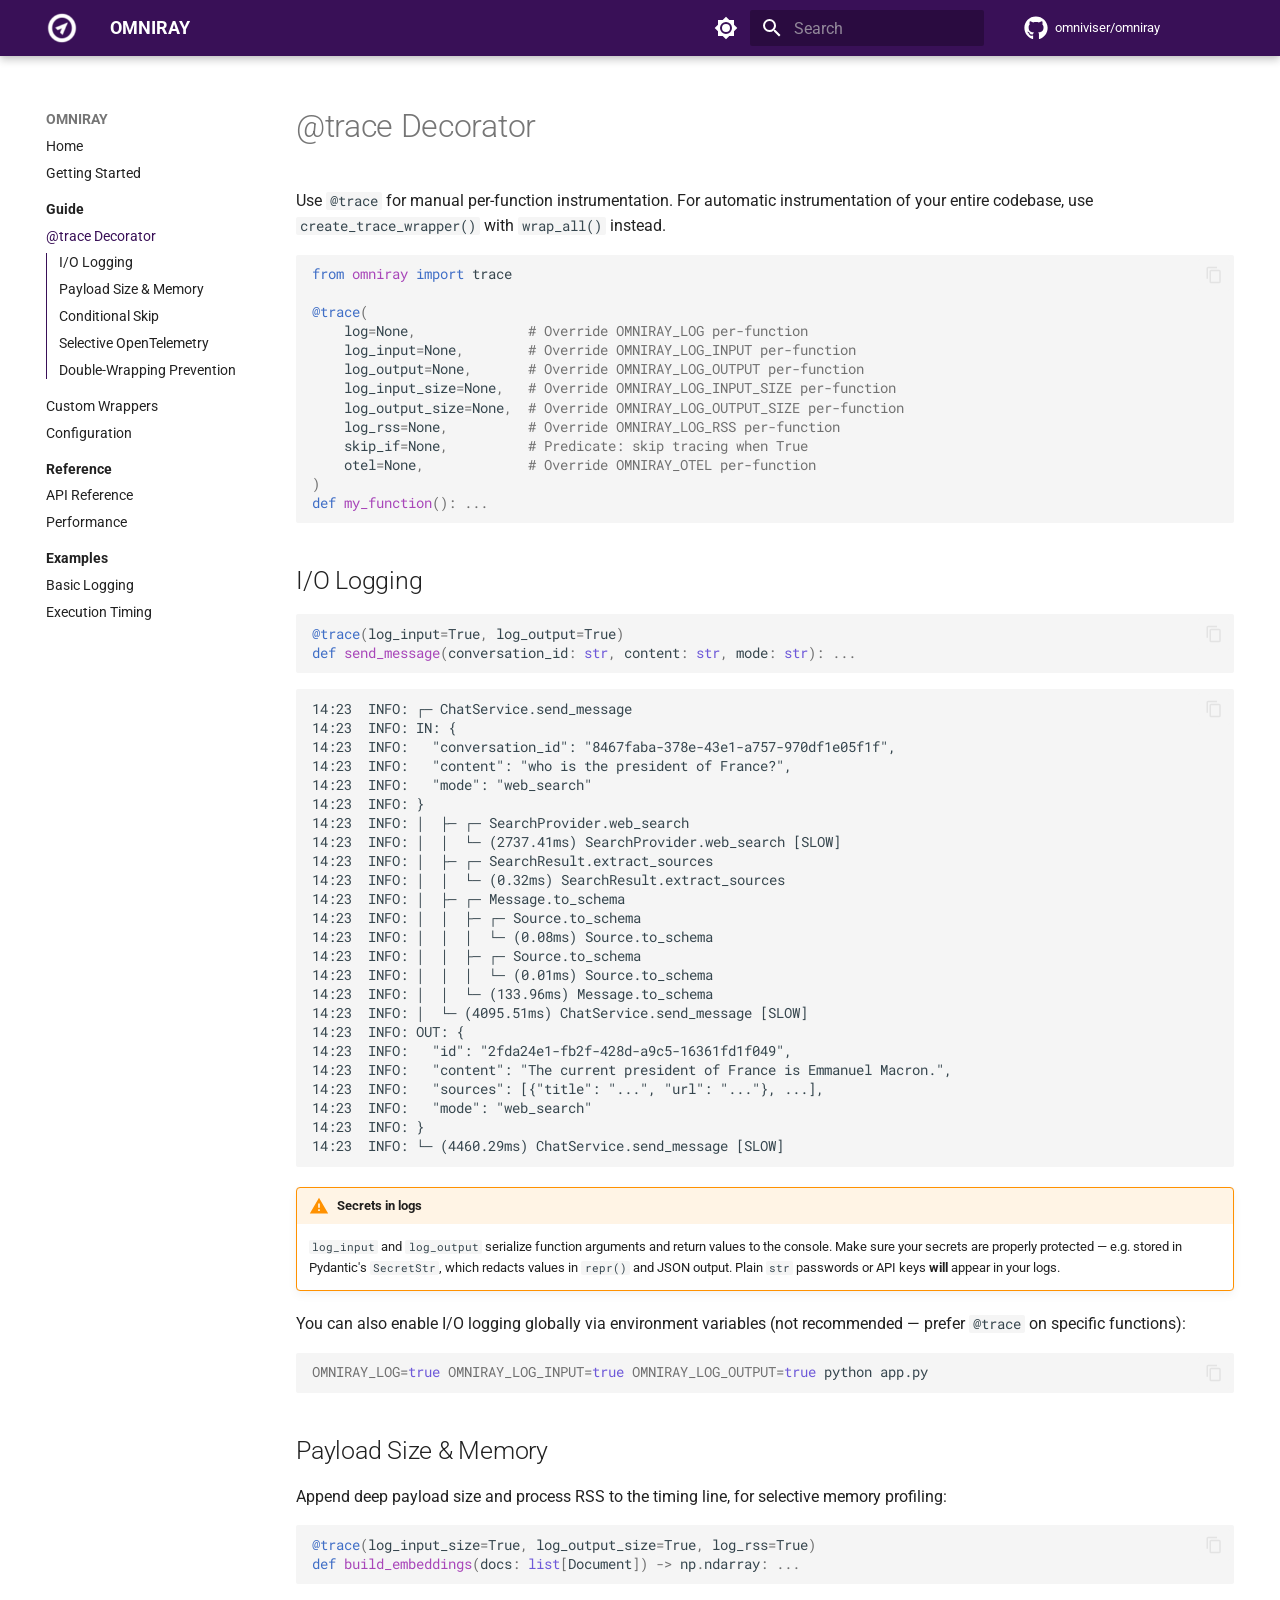
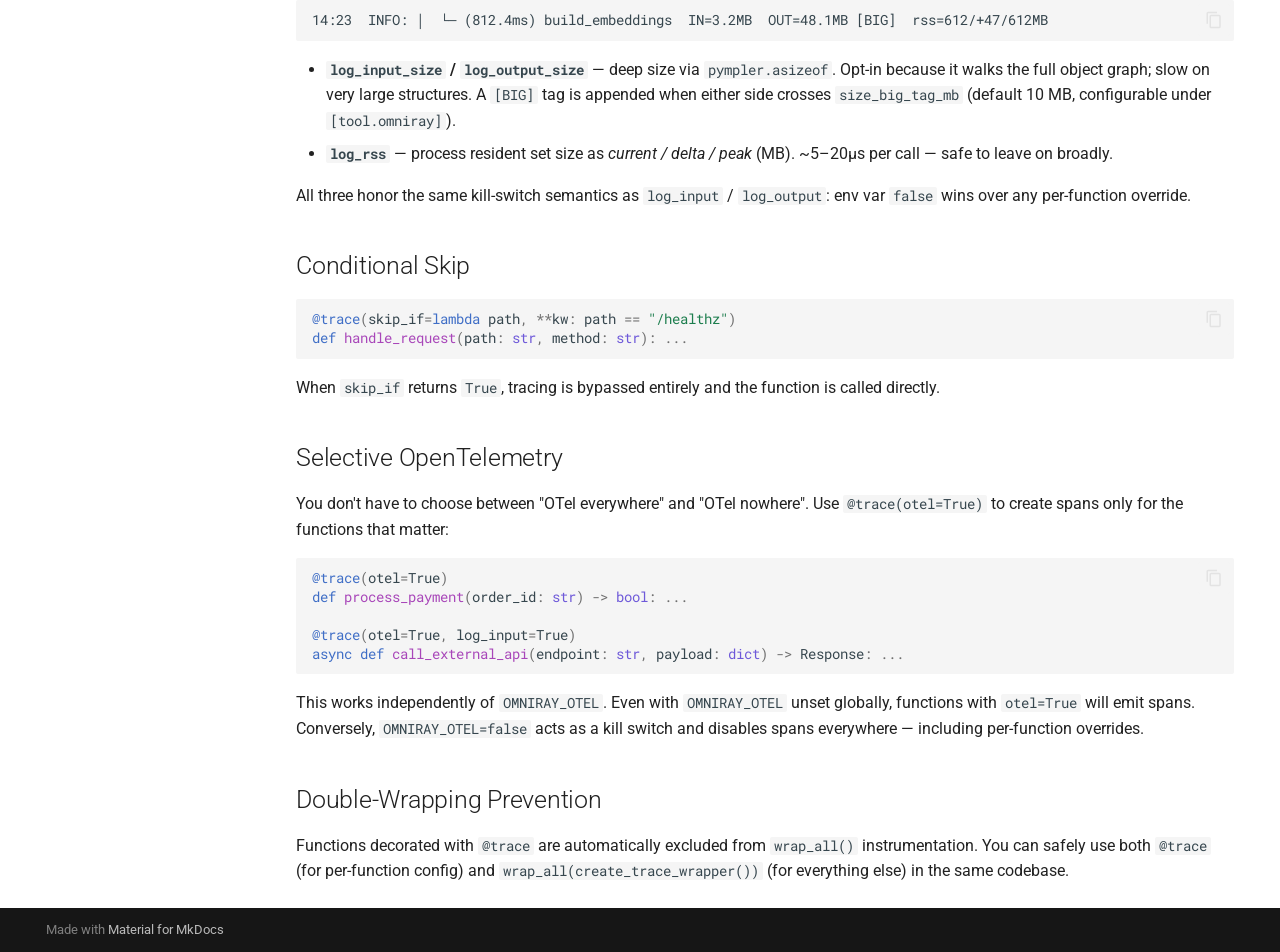
<file: guide/trace-decorator/index.html>
<!doctype html>
<html lang="en" class="no-js">
  <head>
    
      <meta charset="utf-8">
      <meta name="viewport" content="width=device-width,initial-scale=1">
      
        <meta name="description" content="Automatic tracing for Python. Stop guessing. Debug effortlessly. You and your AI can now see everything.">
      
      
      
        <link rel="canonical" href="https://omniviser.github.io/omniray/guide/trace-decorator/">
      
      
        <link rel="prev" href="../">
      
      
        <link rel="next" href="../custom-wrappers/">
      
      
        
      
      
      <link rel="icon" href="../../assets/favicon.svg">
      <meta name="generator" content="mkdocs-1.6.1, mkdocs-material-9.7.5">
    
    
      
        <title>@trace Decorator - OMNIRAY</title>
      
    
    
      <link rel="stylesheet" href="../../assets/stylesheets/main.484c7ddc.min.css">
      
        
        <link rel="stylesheet" href="../../assets/stylesheets/palette.ab4e12ef.min.css">
      
      


    
    
      
    
    
      
        
        
        <link rel="preconnect" href="https://fonts.gstatic.com" crossorigin>
        <link rel="stylesheet" href="https://fonts.googleapis.com/css?family=Roboto:300,300i,400,400i,700,700i%7CRoboto+Mono:400,400i,700,700i&display=fallback">
        <style>:root{--md-text-font:"Roboto";--md-code-font:"Roboto Mono"}</style>
      
    
    
      <link rel="stylesheet" href="../../stylesheets/extra.css">
    
    <script>__md_scope=new URL("../..",location),__md_hash=e=>[...e].reduce(((e,_)=>(e<<5)-e+_.charCodeAt(0)),0),__md_get=(e,_=localStorage,t=__md_scope)=>JSON.parse(_.getItem(t.pathname+"."+e)),__md_set=(e,_,t=localStorage,a=__md_scope)=>{try{t.setItem(a.pathname+"."+e,JSON.stringify(_))}catch(e){}}</script>
    
      

    
    
  </head>
  
  
    
    
      
    
    
    
    
    <body dir="ltr" data-md-color-scheme="default" data-md-color-primary="custom" data-md-color-accent="custom">
  
    
    <input class="md-toggle" data-md-toggle="drawer" type="checkbox" id="__drawer" autocomplete="off">
    <input class="md-toggle" data-md-toggle="search" type="checkbox" id="__search" autocomplete="off">
    <label class="md-overlay" for="__drawer"></label>
    <div data-md-component="skip">
      
        
        <a href="#trace-decorator" class="md-skip">
          Skip to content
        </a>
      
    </div>
    <div data-md-component="announce">
      
    </div>
    
    
      

  

<header class="md-header md-header--shadow" data-md-component="header">
  <nav class="md-header__inner md-grid" aria-label="Header">
    <a href="../.." title="OMNIRAY" class="md-header__button md-logo" aria-label="OMNIRAY" data-md-component="logo">
      
  <img src="../../assets/icon-white-200.png" alt="logo">

    </a>
    <label class="md-header__button md-icon" for="__drawer">
      
      <svg xmlns="http://www.w3.org/2000/svg" viewBox="0 0 24 24"><path d="M3 6h18v2H3zm0 5h18v2H3zm0 5h18v2H3z"/></svg>
    </label>
    <div class="md-header__title" data-md-component="header-title">
      <div class="md-header__ellipsis">
        <div class="md-header__topic">
          <span class="md-ellipsis">
            OMNIRAY
          </span>
        </div>
        <div class="md-header__topic" data-md-component="header-topic">
          <span class="md-ellipsis">
            
              @trace Decorator
            
          </span>
        </div>
      </div>
    </div>
    
      
        <form class="md-header__option" data-md-component="palette">
  
    
    
    
    <input class="md-option" data-md-color-media="(prefers-color-scheme: light)" data-md-color-scheme="default" data-md-color-primary="custom" data-md-color-accent="custom"  aria-label="Switch to dark mode"  type="radio" name="__palette" id="__palette_0">
    
      <label class="md-header__button md-icon" title="Switch to dark mode" for="__palette_1" hidden>
        <svg xmlns="http://www.w3.org/2000/svg" viewBox="0 0 24 24"><path d="M12 8a4 4 0 0 0-4 4 4 4 0 0 0 4 4 4 4 0 0 0 4-4 4 4 0 0 0-4-4m0 10a6 6 0 0 1-6-6 6 6 0 0 1 6-6 6 6 0 0 1 6 6 6 6 0 0 1-6 6m8-9.31V4h-4.69L12 .69 8.69 4H4v4.69L.69 12 4 15.31V20h4.69L12 23.31 15.31 20H20v-4.69L23.31 12z"/></svg>
      </label>
    
  
    
    
    
    <input class="md-option" data-md-color-media="(prefers-color-scheme: dark)" data-md-color-scheme="slate" data-md-color-primary="custom" data-md-color-accent="custom"  aria-label="Switch to light mode"  type="radio" name="__palette" id="__palette_1">
    
      <label class="md-header__button md-icon" title="Switch to light mode" for="__palette_0" hidden>
        <svg xmlns="http://www.w3.org/2000/svg" viewBox="0 0 24 24"><path d="M12 18c-.89 0-1.74-.2-2.5-.55C11.56 16.5 13 14.42 13 12s-1.44-4.5-3.5-5.45C10.26 6.2 11.11 6 12 6a6 6 0 0 1 6 6 6 6 0 0 1-6 6m8-9.31V4h-4.69L12 .69 8.69 4H4v4.69L.69 12 4 15.31V20h4.69L12 23.31 15.31 20H20v-4.69L23.31 12z"/></svg>
      </label>
    
  
</form>
      
    
    
      <script>var palette=__md_get("__palette");if(palette&&palette.color){if("(prefers-color-scheme)"===palette.color.media){var media=matchMedia("(prefers-color-scheme: light)"),input=document.querySelector(media.matches?"[data-md-color-media='(prefers-color-scheme: light)']":"[data-md-color-media='(prefers-color-scheme: dark)']");palette.color.media=input.getAttribute("data-md-color-media"),palette.color.scheme=input.getAttribute("data-md-color-scheme"),palette.color.primary=input.getAttribute("data-md-color-primary"),palette.color.accent=input.getAttribute("data-md-color-accent")}for(var[key,value]of Object.entries(palette.color))document.body.setAttribute("data-md-color-"+key,value)}</script>
    
    
    
      
      
        <label class="md-header__button md-icon" for="__search">
          
          <svg xmlns="http://www.w3.org/2000/svg" viewBox="0 0 24 24"><path d="M9.5 3A6.5 6.5 0 0 1 16 9.5c0 1.61-.59 3.09-1.56 4.23l.27.27h.79l5 5-1.5 1.5-5-5v-.79l-.27-.27A6.52 6.52 0 0 1 9.5 16 6.5 6.5 0 0 1 3 9.5 6.5 6.5 0 0 1 9.5 3m0 2C7 5 5 7 5 9.5S7 14 9.5 14 14 12 14 9.5 12 5 9.5 5"/></svg>
        </label>
        <div class="md-search" data-md-component="search" role="dialog">
  <label class="md-search__overlay" for="__search"></label>
  <div class="md-search__inner" role="search">
    <form class="md-search__form" name="search">
      <input type="text" class="md-search__input" name="query" aria-label="Search" placeholder="Search" autocapitalize="off" autocorrect="off" autocomplete="off" spellcheck="false" data-md-component="search-query" required>
      <label class="md-search__icon md-icon" for="__search">
        
        <svg xmlns="http://www.w3.org/2000/svg" viewBox="0 0 24 24"><path d="M9.5 3A6.5 6.5 0 0 1 16 9.5c0 1.61-.59 3.09-1.56 4.23l.27.27h.79l5 5-1.5 1.5-5-5v-.79l-.27-.27A6.52 6.52 0 0 1 9.5 16 6.5 6.5 0 0 1 3 9.5 6.5 6.5 0 0 1 9.5 3m0 2C7 5 5 7 5 9.5S7 14 9.5 14 14 12 14 9.5 12 5 9.5 5"/></svg>
        
        <svg xmlns="http://www.w3.org/2000/svg" viewBox="0 0 24 24"><path d="M20 11v2H8l5.5 5.5-1.42 1.42L4.16 12l7.92-7.92L13.5 5.5 8 11z"/></svg>
      </label>
      <nav class="md-search__options" aria-label="Search">
        
        <button type="reset" class="md-search__icon md-icon" title="Clear" aria-label="Clear" tabindex="-1">
          
          <svg xmlns="http://www.w3.org/2000/svg" viewBox="0 0 24 24"><path d="M19 6.41 17.59 5 12 10.59 6.41 5 5 6.41 10.59 12 5 17.59 6.41 19 12 13.41 17.59 19 19 17.59 13.41 12z"/></svg>
        </button>
      </nav>
      
        <div class="md-search__suggest" data-md-component="search-suggest"></div>
      
    </form>
    <div class="md-search__output">
      <div class="md-search__scrollwrap" tabindex="0" data-md-scrollfix>
        <div class="md-search-result" data-md-component="search-result">
          <div class="md-search-result__meta">
            Initializing search
          </div>
          <ol class="md-search-result__list" role="presentation"></ol>
        </div>
      </div>
    </div>
  </div>
</div>
      
    
    
      <div class="md-header__source">
        <a href="https://github.com/omniviser/omniray" title="Go to repository" class="md-source" data-md-component="source">
  <div class="md-source__icon md-icon">
    
    <svg xmlns="http://www.w3.org/2000/svg" viewBox="0 0 512 512"><!--! Font Awesome Free 7.1.0 by @fontawesome - https://fontawesome.com License - https://fontawesome.com/license/free (Icons: CC BY 4.0, Fonts: SIL OFL 1.1, Code: MIT License) Copyright 2025 Fonticons, Inc.--><path d="M173.9 397.4c0 2-2.3 3.6-5.2 3.6-3.3.3-5.6-1.3-5.6-3.6 0-2 2.3-3.6 5.2-3.6 3-.3 5.6 1.3 5.6 3.6m-31.1-4.5c-.7 2 1.3 4.3 4.3 4.9 2.6 1 5.6 0 6.2-2s-1.3-4.3-4.3-5.2c-2.6-.7-5.5.3-6.2 2.3m44.2-1.7c-2.9.7-4.9 2.6-4.6 4.9.3 2 2.9 3.3 5.9 2.6 2.9-.7 4.9-2.6 4.6-4.6-.3-1.9-3-3.2-5.9-2.9M252.8 8C114.1 8 8 113.3 8 252c0 110.9 69.8 205.8 169.5 239.2 12.8 2.3 17.3-5.6 17.3-12.1 0-6.2-.3-40.4-.3-61.4 0 0-70 15-84.7-29.8 0 0-11.4-29.1-27.8-36.6 0 0-22.9-15.7 1.6-15.4 0 0 24.9 2 38.6 25.8 21.9 38.6 58.6 27.5 72.9 20.9 2.3-16 8.8-27.1 16-33.7-55.9-6.2-112.3-14.3-112.3-110.5 0-27.5 7.6-41.3 23.6-58.9-2.6-6.5-11.1-33.3 2.6-67.9 20.9-6.5 69 27 69 27 20-5.6 41.5-8.5 62.8-8.5s42.8 2.9 62.8 8.5c0 0 48.1-33.6 69-27 13.7 34.7 5.2 61.4 2.6 67.9 16 17.7 25.8 31.5 25.8 58.9 0 96.5-58.9 104.2-114.8 110.5 9.2 7.9 17 22.9 17 46.4 0 33.7-.3 75.4-.3 83.6 0 6.5 4.6 14.4 17.3 12.1C436.2 457.8 504 362.9 504 252 504 113.3 391.5 8 252.8 8M105.2 352.9c-1.3 1-1 3.3.7 5.2 1.6 1.6 3.9 2.3 5.2 1 1.3-1 1-3.3-.7-5.2-1.6-1.6-3.9-2.3-5.2-1m-10.8-8.1c-.7 1.3.3 2.9 2.3 3.9 1.6 1 3.6.7 4.3-.7.7-1.3-.3-2.9-2.3-3.9-2-.6-3.6-.3-4.3.7m32.4 35.6c-1.6 1.3-1 4.3 1.3 6.2 2.3 2.3 5.2 2.6 6.5 1 1.3-1.3.7-4.3-1.3-6.2-2.2-2.3-5.2-2.6-6.5-1m-11.4-14.7c-1.6 1-1.6 3.6 0 5.9s4.3 3.3 5.6 2.3c1.6-1.3 1.6-3.9 0-6.2-1.4-2.3-4-3.3-5.6-2"/></svg>
  </div>
  <div class="md-source__repository">
    omniviser/omniray
  </div>
</a>
      </div>
    
  </nav>
  
</header>
    
    <div class="md-container" data-md-component="container">
      
      
        
          
        
      
      <main class="md-main" data-md-component="main">
        <div class="md-main__inner md-grid">
          
            
              
              <div class="md-sidebar md-sidebar--primary" data-md-component="sidebar" data-md-type="navigation" >
                <div class="md-sidebar__scrollwrap">
                  <div class="md-sidebar__inner">
                    



  

<nav class="md-nav md-nav--primary md-nav--integrated" aria-label="Navigation" data-md-level="0">
  <label class="md-nav__title" for="__drawer">
    <a href="../.." title="OMNIRAY" class="md-nav__button md-logo" aria-label="OMNIRAY" data-md-component="logo">
      
  <img src="../../assets/icon-white-200.png" alt="logo">

    </a>
    OMNIRAY
  </label>
  
    <div class="md-nav__source">
      <a href="https://github.com/omniviser/omniray" title="Go to repository" class="md-source" data-md-component="source">
  <div class="md-source__icon md-icon">
    
    <svg xmlns="http://www.w3.org/2000/svg" viewBox="0 0 512 512"><!--! Font Awesome Free 7.1.0 by @fontawesome - https://fontawesome.com License - https://fontawesome.com/license/free (Icons: CC BY 4.0, Fonts: SIL OFL 1.1, Code: MIT License) Copyright 2025 Fonticons, Inc.--><path d="M173.9 397.4c0 2-2.3 3.6-5.2 3.6-3.3.3-5.6-1.3-5.6-3.6 0-2 2.3-3.6 5.2-3.6 3-.3 5.6 1.3 5.6 3.6m-31.1-4.5c-.7 2 1.3 4.3 4.3 4.9 2.6 1 5.6 0 6.2-2s-1.3-4.3-4.3-5.2c-2.6-.7-5.5.3-6.2 2.3m44.2-1.7c-2.9.7-4.9 2.6-4.6 4.9.3 2 2.9 3.3 5.9 2.6 2.9-.7 4.9-2.6 4.6-4.6-.3-1.9-3-3.2-5.9-2.9M252.8 8C114.1 8 8 113.3 8 252c0 110.9 69.8 205.8 169.5 239.2 12.8 2.3 17.3-5.6 17.3-12.1 0-6.2-.3-40.4-.3-61.4 0 0-70 15-84.7-29.8 0 0-11.4-29.1-27.8-36.6 0 0-22.9-15.7 1.6-15.4 0 0 24.9 2 38.6 25.8 21.9 38.6 58.6 27.5 72.9 20.9 2.3-16 8.8-27.1 16-33.7-55.9-6.2-112.3-14.3-112.3-110.5 0-27.5 7.6-41.3 23.6-58.9-2.6-6.5-11.1-33.3 2.6-67.9 20.9-6.5 69 27 69 27 20-5.6 41.5-8.5 62.8-8.5s42.8 2.9 62.8 8.5c0 0 48.1-33.6 69-27 13.7 34.7 5.2 61.4 2.6 67.9 16 17.7 25.8 31.5 25.8 58.9 0 96.5-58.9 104.2-114.8 110.5 9.2 7.9 17 22.9 17 46.4 0 33.7-.3 75.4-.3 83.6 0 6.5 4.6 14.4 17.3 12.1C436.2 457.8 504 362.9 504 252 504 113.3 391.5 8 252.8 8M105.2 352.9c-1.3 1-1 3.3.7 5.2 1.6 1.6 3.9 2.3 5.2 1 1.3-1 1-3.3-.7-5.2-1.6-1.6-3.9-2.3-5.2-1m-10.8-8.1c-.7 1.3.3 2.9 2.3 3.9 1.6 1 3.6.7 4.3-.7.7-1.3-.3-2.9-2.3-3.9-2-.6-3.6-.3-4.3.7m32.4 35.6c-1.6 1.3-1 4.3 1.3 6.2 2.3 2.3 5.2 2.6 6.5 1 1.3-1.3.7-4.3-1.3-6.2-2.2-2.3-5.2-2.6-6.5-1m-11.4-14.7c-1.6 1-1.6 3.6 0 5.9s4.3 3.3 5.6 2.3c1.6-1.3 1.6-3.9 0-6.2-1.4-2.3-4-3.3-5.6-2"/></svg>
  </div>
  <div class="md-source__repository">
    omniviser/omniray
  </div>
</a>
    </div>
  
  <ul class="md-nav__list" data-md-scrollfix>
    
      
      
  
  
  
  
    <li class="md-nav__item">
      <a href="../.." class="md-nav__link">
        
  
  
  <span class="md-ellipsis">
    
  
    Home
  

    
  </span>
  
  

      </a>
    </li>
  

    
      
      
  
  
  
  
    <li class="md-nav__item">
      <a href="../../getting-started/" class="md-nav__link">
        
  
  
  <span class="md-ellipsis">
    
  
    Getting Started
  

    
  </span>
  
  

      </a>
    </li>
  

    
      
      
  
  
    
  
  
  
    
    
      
        
          
        
      
        
      
        
      
        
      
    
    
    
      
        
        
      
    
    
    <li class="md-nav__item md-nav__item--active md-nav__item--section md-nav__item--nested">
      
        
        
        <input class="md-nav__toggle md-toggle " type="checkbox" id="__nav_3" checked>
        
          
          <div class="md-nav__link md-nav__container">
            <a href="../" class="md-nav__link ">
              
  
  
  <span class="md-ellipsis">
    
  
    Guide
  

    
  </span>
  
  

            </a>
            
              
              <label class="md-nav__link " for="__nav_3" id="__nav_3_label" tabindex="">
                <span class="md-nav__icon md-icon"></span>
              </label>
            
          </div>
        
        <nav class="md-nav" data-md-level="1" aria-labelledby="__nav_3_label" aria-expanded="true">
          <label class="md-nav__title" for="__nav_3">
            <span class="md-nav__icon md-icon"></span>
            
  
    Guide
  

          </label>
          <ul class="md-nav__list" data-md-scrollfix>
            
              
            
              
                
  
  
    
  
  
  
    <li class="md-nav__item md-nav__item--active">
      
      <input class="md-nav__toggle md-toggle" type="checkbox" id="__toc">
      
      
        
      
      
        <label class="md-nav__link md-nav__link--active" for="__toc">
          
  
  
  <span class="md-ellipsis">
    
  
    @trace Decorator
  

    
  </span>
  
  

          <span class="md-nav__icon md-icon"></span>
        </label>
      
      <a href="./" class="md-nav__link md-nav__link--active">
        
  
  
  <span class="md-ellipsis">
    
  
    @trace Decorator
  

    
  </span>
  
  

      </a>
      
        

<nav class="md-nav md-nav--secondary" aria-label="Table of contents">
  
  
  
    
  
  
    <label class="md-nav__title" for="__toc">
      <span class="md-nav__icon md-icon"></span>
      Table of contents
    </label>
    <ul class="md-nav__list" data-md-component="toc" data-md-scrollfix>
      
        <li class="md-nav__item">
  <a href="#io-logging" class="md-nav__link">
    <span class="md-ellipsis">
      
        I/O Logging
      
    </span>
  </a>
  
</li>
      
        <li class="md-nav__item">
  <a href="#payload-size-memory" class="md-nav__link">
    <span class="md-ellipsis">
      
        Payload Size &amp; Memory
      
    </span>
  </a>
  
</li>
      
        <li class="md-nav__item">
  <a href="#conditional-skip" class="md-nav__link">
    <span class="md-ellipsis">
      
        Conditional Skip
      
    </span>
  </a>
  
</li>
      
        <li class="md-nav__item">
  <a href="#selective-opentelemetry" class="md-nav__link">
    <span class="md-ellipsis">
      
        Selective OpenTelemetry
      
    </span>
  </a>
  
</li>
      
        <li class="md-nav__item">
  <a href="#double-wrapping-prevention" class="md-nav__link">
    <span class="md-ellipsis">
      
        Double-Wrapping Prevention
      
    </span>
  </a>
  
</li>
      
    </ul>
  
</nav>
      
    </li>
  

              
            
              
                
  
  
  
  
    <li class="md-nav__item">
      <a href="../custom-wrappers/" class="md-nav__link">
        
  
  
  <span class="md-ellipsis">
    
  
    Custom Wrappers
  

    
  </span>
  
  

      </a>
    </li>
  

              
            
              
                
  
  
  
  
    <li class="md-nav__item">
      <a href="../configuration/" class="md-nav__link">
        
  
  
  <span class="md-ellipsis">
    
  
    Configuration
  

    
  </span>
  
  

      </a>
    </li>
  

              
            
          </ul>
        </nav>
      
    </li>
  

    
      
      
  
  
  
  
    
    
      
        
          
        
      
        
      
        
      
    
    
    
      
        
        
      
    
    
    <li class="md-nav__item md-nav__item--section md-nav__item--nested">
      
        
        
          
        
        <input class="md-nav__toggle md-toggle md-toggle--indeterminate" type="checkbox" id="__nav_4" >
        
          
          <div class="md-nav__link md-nav__container">
            <a href="../../reference/" class="md-nav__link ">
              
  
  
  <span class="md-ellipsis">
    
  
    Reference
  

    
  </span>
  
  

            </a>
            
              
              <label class="md-nav__link " for="__nav_4" id="__nav_4_label" tabindex="">
                <span class="md-nav__icon md-icon"></span>
              </label>
            
          </div>
        
        <nav class="md-nav" data-md-level="1" aria-labelledby="__nav_4_label" aria-expanded="false">
          <label class="md-nav__title" for="__nav_4">
            <span class="md-nav__icon md-icon"></span>
            
  
    Reference
  

          </label>
          <ul class="md-nav__list" data-md-scrollfix>
            
              
            
              
                
  
  
  
  
    <li class="md-nav__item">
      <a href="../../reference/api/" class="md-nav__link">
        
  
  
  <span class="md-ellipsis">
    
  
    API Reference
  

    
  </span>
  
  

      </a>
    </li>
  

              
            
              
                
  
  
  
  
    <li class="md-nav__item">
      <a href="../../reference/performance/" class="md-nav__link">
        
  
  
  <span class="md-ellipsis">
    
  
    Performance
  

    
  </span>
  
  

      </a>
    </li>
  

              
            
          </ul>
        </nav>
      
    </li>
  

    
      
      
  
  
  
  
    
    
      
        
          
        
      
        
      
        
      
    
    
    
      
        
        
      
    
    
    <li class="md-nav__item md-nav__item--section md-nav__item--nested">
      
        
        
          
        
        <input class="md-nav__toggle md-toggle md-toggle--indeterminate" type="checkbox" id="__nav_5" >
        
          
          <div class="md-nav__link md-nav__container">
            <a href="../../examples/" class="md-nav__link ">
              
  
  
  <span class="md-ellipsis">
    
  
    Examples
  

    
  </span>
  
  

            </a>
            
              
              <label class="md-nav__link " for="__nav_5" id="__nav_5_label" tabindex="">
                <span class="md-nav__icon md-icon"></span>
              </label>
            
          </div>
        
        <nav class="md-nav" data-md-level="1" aria-labelledby="__nav_5_label" aria-expanded="false">
          <label class="md-nav__title" for="__nav_5">
            <span class="md-nav__icon md-icon"></span>
            
  
    Examples
  

          </label>
          <ul class="md-nav__list" data-md-scrollfix>
            
              
            
              
                
  
  
  
  
    <li class="md-nav__item">
      <a href="../../examples/basic-logging/" class="md-nav__link">
        
  
  
  <span class="md-ellipsis">
    
  
    Basic Logging
  

    
  </span>
  
  

      </a>
    </li>
  

              
            
              
                
  
  
  
  
    <li class="md-nav__item">
      <a href="../../examples/basic-timing/" class="md-nav__link">
        
  
  
  <span class="md-ellipsis">
    
  
    Execution Timing
  

    
  </span>
  
  

      </a>
    </li>
  

              
            
          </ul>
        </nav>
      
    </li>
  

    
  </ul>
</nav>
                  </div>
                </div>
              </div>
            
            
          
          
            <div class="md-content" data-md-component="content">
              
              <article class="md-content__inner md-typeset">
                
                  


  
  


<h1 id="trace-decorator">@trace Decorator<a class="headerlink" href="#trace-decorator" title="Permanent link">&para;</a></h1>
<p>Use <code>@trace</code> for manual per-function instrumentation. For automatic instrumentation of your entire codebase, use <code>create_trace_wrapper()</code> with <code>wrap_all()</code> instead.</p>
<div class="language-python highlight"><pre><span></span><code><span id="__span-0-1"><a id="__codelineno-0-1" name="__codelineno-0-1" href="#__codelineno-0-1"></a><span class="kn">from</span><span class="w"> </span><span class="nn">omniray</span><span class="w"> </span><span class="kn">import</span> <span class="n">trace</span>
</span><span id="__span-0-2"><a id="__codelineno-0-2" name="__codelineno-0-2" href="#__codelineno-0-2"></a>
</span><span id="__span-0-3"><a id="__codelineno-0-3" name="__codelineno-0-3" href="#__codelineno-0-3"></a><span class="nd">@trace</span><span class="p">(</span>
</span><span id="__span-0-4"><a id="__codelineno-0-4" name="__codelineno-0-4" href="#__codelineno-0-4"></a>    <span class="n">log</span><span class="o">=</span><span class="kc">None</span><span class="p">,</span>              <span class="c1"># Override OMNIRAY_LOG per-function</span>
</span><span id="__span-0-5"><a id="__codelineno-0-5" name="__codelineno-0-5" href="#__codelineno-0-5"></a>    <span class="n">log_input</span><span class="o">=</span><span class="kc">None</span><span class="p">,</span>        <span class="c1"># Override OMNIRAY_LOG_INPUT per-function</span>
</span><span id="__span-0-6"><a id="__codelineno-0-6" name="__codelineno-0-6" href="#__codelineno-0-6"></a>    <span class="n">log_output</span><span class="o">=</span><span class="kc">None</span><span class="p">,</span>       <span class="c1"># Override OMNIRAY_LOG_OUTPUT per-function</span>
</span><span id="__span-0-7"><a id="__codelineno-0-7" name="__codelineno-0-7" href="#__codelineno-0-7"></a>    <span class="n">log_input_size</span><span class="o">=</span><span class="kc">None</span><span class="p">,</span>   <span class="c1"># Override OMNIRAY_LOG_INPUT_SIZE per-function</span>
</span><span id="__span-0-8"><a id="__codelineno-0-8" name="__codelineno-0-8" href="#__codelineno-0-8"></a>    <span class="n">log_output_size</span><span class="o">=</span><span class="kc">None</span><span class="p">,</span>  <span class="c1"># Override OMNIRAY_LOG_OUTPUT_SIZE per-function</span>
</span><span id="__span-0-9"><a id="__codelineno-0-9" name="__codelineno-0-9" href="#__codelineno-0-9"></a>    <span class="n">log_rss</span><span class="o">=</span><span class="kc">None</span><span class="p">,</span>          <span class="c1"># Override OMNIRAY_LOG_RSS per-function</span>
</span><span id="__span-0-10"><a id="__codelineno-0-10" name="__codelineno-0-10" href="#__codelineno-0-10"></a>    <span class="n">skip_if</span><span class="o">=</span><span class="kc">None</span><span class="p">,</span>          <span class="c1"># Predicate: skip tracing when True</span>
</span><span id="__span-0-11"><a id="__codelineno-0-11" name="__codelineno-0-11" href="#__codelineno-0-11"></a>    <span class="n">otel</span><span class="o">=</span><span class="kc">None</span><span class="p">,</span>             <span class="c1"># Override OMNIRAY_OTEL per-function</span>
</span><span id="__span-0-12"><a id="__codelineno-0-12" name="__codelineno-0-12" href="#__codelineno-0-12"></a><span class="p">)</span>
</span><span id="__span-0-13"><a id="__codelineno-0-13" name="__codelineno-0-13" href="#__codelineno-0-13"></a><span class="k">def</span><span class="w"> </span><span class="nf">my_function</span><span class="p">():</span> <span class="o">...</span>
</span></code></pre></div>
<h2 id="io-logging">I/O Logging<a class="headerlink" href="#io-logging" title="Permanent link">&para;</a></h2>
<div class="language-python highlight"><pre><span></span><code><span id="__span-1-1"><a id="__codelineno-1-1" name="__codelineno-1-1" href="#__codelineno-1-1"></a><span class="nd">@trace</span><span class="p">(</span><span class="n">log_input</span><span class="o">=</span><span class="kc">True</span><span class="p">,</span> <span class="n">log_output</span><span class="o">=</span><span class="kc">True</span><span class="p">)</span>
</span><span id="__span-1-2"><a id="__codelineno-1-2" name="__codelineno-1-2" href="#__codelineno-1-2"></a><span class="k">def</span><span class="w"> </span><span class="nf">send_message</span><span class="p">(</span><span class="n">conversation_id</span><span class="p">:</span> <span class="nb">str</span><span class="p">,</span> <span class="n">content</span><span class="p">:</span> <span class="nb">str</span><span class="p">,</span> <span class="n">mode</span><span class="p">:</span> <span class="nb">str</span><span class="p">):</span> <span class="o">...</span>
</span></code></pre></div>
<div class="language-text highlight"><pre><span></span><code><span id="__span-2-1"><a id="__codelineno-2-1" name="__codelineno-2-1" href="#__codelineno-2-1"></a>14:23  INFO: ┌─ ChatService.send_message
</span><span id="__span-2-2"><a id="__codelineno-2-2" name="__codelineno-2-2" href="#__codelineno-2-2"></a>14:23  INFO: IN: {
</span><span id="__span-2-3"><a id="__codelineno-2-3" name="__codelineno-2-3" href="#__codelineno-2-3"></a>14:23  INFO:   "conversation_id": "8467faba-378e-43e1-a757-970df1e05f1f",
</span><span id="__span-2-4"><a id="__codelineno-2-4" name="__codelineno-2-4" href="#__codelineno-2-4"></a>14:23  INFO:   "content": "who is the president of France?",
</span><span id="__span-2-5"><a id="__codelineno-2-5" name="__codelineno-2-5" href="#__codelineno-2-5"></a>14:23  INFO:   "mode": "web_search"
</span><span id="__span-2-6"><a id="__codelineno-2-6" name="__codelineno-2-6" href="#__codelineno-2-6"></a>14:23  INFO: }
</span><span id="__span-2-7"><a id="__codelineno-2-7" name="__codelineno-2-7" href="#__codelineno-2-7"></a>14:23  INFO: │  ├─ ┌─ SearchProvider.web_search
</span><span id="__span-2-8"><a id="__codelineno-2-8" name="__codelineno-2-8" href="#__codelineno-2-8"></a>14:23  INFO: │  │  └─ (2737.41ms) SearchProvider.web_search [SLOW]
</span><span id="__span-2-9"><a id="__codelineno-2-9" name="__codelineno-2-9" href="#__codelineno-2-9"></a>14:23  INFO: │  ├─ ┌─ SearchResult.extract_sources
</span><span id="__span-2-10"><a id="__codelineno-2-10" name="__codelineno-2-10" href="#__codelineno-2-10"></a>14:23  INFO: │  │  └─ (0.32ms) SearchResult.extract_sources
</span><span id="__span-2-11"><a id="__codelineno-2-11" name="__codelineno-2-11" href="#__codelineno-2-11"></a>14:23  INFO: │  ├─ ┌─ Message.to_schema
</span><span id="__span-2-12"><a id="__codelineno-2-12" name="__codelineno-2-12" href="#__codelineno-2-12"></a>14:23  INFO: │  │  ├─ ┌─ Source.to_schema
</span><span id="__span-2-13"><a id="__codelineno-2-13" name="__codelineno-2-13" href="#__codelineno-2-13"></a>14:23  INFO: │  │  │  └─ (0.08ms) Source.to_schema
</span><span id="__span-2-14"><a id="__codelineno-2-14" name="__codelineno-2-14" href="#__codelineno-2-14"></a>14:23  INFO: │  │  ├─ ┌─ Source.to_schema
</span><span id="__span-2-15"><a id="__codelineno-2-15" name="__codelineno-2-15" href="#__codelineno-2-15"></a>14:23  INFO: │  │  │  └─ (0.01ms) Source.to_schema
</span><span id="__span-2-16"><a id="__codelineno-2-16" name="__codelineno-2-16" href="#__codelineno-2-16"></a>14:23  INFO: │  │  └─ (133.96ms) Message.to_schema
</span><span id="__span-2-17"><a id="__codelineno-2-17" name="__codelineno-2-17" href="#__codelineno-2-17"></a>14:23  INFO: │  └─ (4095.51ms) ChatService.send_message [SLOW]
</span><span id="__span-2-18"><a id="__codelineno-2-18" name="__codelineno-2-18" href="#__codelineno-2-18"></a>14:23  INFO: OUT: {
</span><span id="__span-2-19"><a id="__codelineno-2-19" name="__codelineno-2-19" href="#__codelineno-2-19"></a>14:23  INFO:   "id": "2fda24e1-fb2f-428d-a9c5-16361fd1f049",
</span><span id="__span-2-20"><a id="__codelineno-2-20" name="__codelineno-2-20" href="#__codelineno-2-20"></a>14:23  INFO:   "content": "The current president of France is Emmanuel Macron.",
</span><span id="__span-2-21"><a id="__codelineno-2-21" name="__codelineno-2-21" href="#__codelineno-2-21"></a>14:23  INFO:   "sources": [{"title": "...", "url": "..."}, ...],
</span><span id="__span-2-22"><a id="__codelineno-2-22" name="__codelineno-2-22" href="#__codelineno-2-22"></a>14:23  INFO:   "mode": "web_search"
</span><span id="__span-2-23"><a id="__codelineno-2-23" name="__codelineno-2-23" href="#__codelineno-2-23"></a>14:23  INFO: }
</span><span id="__span-2-24"><a id="__codelineno-2-24" name="__codelineno-2-24" href="#__codelineno-2-24"></a>14:23  INFO: └─ (4460.29ms) ChatService.send_message [SLOW]
</span></code></pre></div>
<div class="admonition warning">
<p class="admonition-title">Secrets in logs</p>
<p><code>log_input</code> and <code>log_output</code> serialize function arguments and return values to the console. Make sure your secrets are properly protected — e.g. stored in Pydantic's <code>SecretStr</code>, which redacts values in <code>repr()</code> and JSON output. Plain <code>str</code> passwords or API keys <strong>will</strong> appear in your logs.</p>
</div>
<p>You can also enable I/O logging globally via environment variables (not recommended — prefer <code>@trace</code> on specific functions):</p>
<div class="language-bash highlight"><pre><span></span><code><span id="__span-3-1"><a id="__codelineno-3-1" name="__codelineno-3-1" href="#__codelineno-3-1"></a><span class="nv">OMNIRAY_LOG</span><span class="o">=</span><span class="nb">true</span><span class="w"> </span><span class="nv">OMNIRAY_LOG_INPUT</span><span class="o">=</span><span class="nb">true</span><span class="w"> </span><span class="nv">OMNIRAY_LOG_OUTPUT</span><span class="o">=</span><span class="nb">true</span><span class="w"> </span>python<span class="w"> </span>app.py
</span></code></pre></div>
<h2 id="payload-size-memory">Payload Size &amp; Memory<a class="headerlink" href="#payload-size-memory" title="Permanent link">&para;</a></h2>
<p>Append deep payload size and process RSS to the timing line, for selective memory profiling:</p>
<div class="language-python highlight"><pre><span></span><code><span id="__span-4-1"><a id="__codelineno-4-1" name="__codelineno-4-1" href="#__codelineno-4-1"></a><span class="nd">@trace</span><span class="p">(</span><span class="n">log_input_size</span><span class="o">=</span><span class="kc">True</span><span class="p">,</span> <span class="n">log_output_size</span><span class="o">=</span><span class="kc">True</span><span class="p">,</span> <span class="n">log_rss</span><span class="o">=</span><span class="kc">True</span><span class="p">)</span>
</span><span id="__span-4-2"><a id="__codelineno-4-2" name="__codelineno-4-2" href="#__codelineno-4-2"></a><span class="k">def</span><span class="w"> </span><span class="nf">build_embeddings</span><span class="p">(</span><span class="n">docs</span><span class="p">:</span> <span class="nb">list</span><span class="p">[</span><span class="n">Document</span><span class="p">])</span> <span class="o">-&gt;</span> <span class="n">np</span><span class="o">.</span><span class="n">ndarray</span><span class="p">:</span> <span class="o">...</span>
</span></code></pre></div>
<div class="language-text highlight"><pre><span></span><code><span id="__span-5-1"><a id="__codelineno-5-1" name="__codelineno-5-1" href="#__codelineno-5-1"></a>14:23  INFO: │  └─ (812.4ms) build_embeddings  IN=3.2MB  OUT=48.1MB [BIG]  rss=612/+47/612MB
</span></code></pre></div>
<ul>
<li><strong><code>log_input_size</code> / <code>log_output_size</code></strong> — deep size via <code>pympler.asizeof</code>. Opt-in because it walks the full object graph; slow on very large structures. A <code>[BIG]</code> tag is appended when either side crosses <code>size_big_tag_mb</code> (default 10 MB, configurable under <code>[tool.omniray]</code>).</li>
<li><strong><code>log_rss</code></strong> — process resident set size as <em>current / delta / peak</em> (MB). ~5–20µs per call — safe to leave on broadly.</li>
</ul>
<p>All three honor the same kill-switch semantics as <code>log_input</code> / <code>log_output</code>: env var <code>false</code> wins over any per-function override.</p>
<h2 id="conditional-skip">Conditional Skip<a class="headerlink" href="#conditional-skip" title="Permanent link">&para;</a></h2>
<div class="language-python highlight"><pre><span></span><code><span id="__span-6-1"><a id="__codelineno-6-1" name="__codelineno-6-1" href="#__codelineno-6-1"></a><span class="nd">@trace</span><span class="p">(</span><span class="n">skip_if</span><span class="o">=</span><span class="k">lambda</span> <span class="n">path</span><span class="p">,</span> <span class="o">**</span><span class="n">kw</span><span class="p">:</span> <span class="n">path</span> <span class="o">==</span> <span class="s2">"/healthz"</span><span class="p">)</span>
</span><span id="__span-6-2"><a id="__codelineno-6-2" name="__codelineno-6-2" href="#__codelineno-6-2"></a><span class="k">def</span><span class="w"> </span><span class="nf">handle_request</span><span class="p">(</span><span class="n">path</span><span class="p">:</span> <span class="nb">str</span><span class="p">,</span> <span class="n">method</span><span class="p">:</span> <span class="nb">str</span><span class="p">):</span> <span class="o">...</span>
</span></code></pre></div>
<p>When <code>skip_if</code> returns <code>True</code>, tracing is bypassed entirely and the function is called directly.</p>
<h2 id="selective-opentelemetry">Selective OpenTelemetry<a class="headerlink" href="#selective-opentelemetry" title="Permanent link">&para;</a></h2>
<p>You don't have to choose between "OTel everywhere" and "OTel nowhere". Use <code>@trace(otel=True)</code> to create spans only for the functions that matter:</p>
<div class="language-python highlight"><pre><span></span><code><span id="__span-7-1"><a id="__codelineno-7-1" name="__codelineno-7-1" href="#__codelineno-7-1"></a><span class="nd">@trace</span><span class="p">(</span><span class="n">otel</span><span class="o">=</span><span class="kc">True</span><span class="p">)</span>
</span><span id="__span-7-2"><a id="__codelineno-7-2" name="__codelineno-7-2" href="#__codelineno-7-2"></a><span class="k">def</span><span class="w"> </span><span class="nf">process_payment</span><span class="p">(</span><span class="n">order_id</span><span class="p">:</span> <span class="nb">str</span><span class="p">)</span> <span class="o">-&gt;</span> <span class="nb">bool</span><span class="p">:</span> <span class="o">...</span>
</span><span id="__span-7-3"><a id="__codelineno-7-3" name="__codelineno-7-3" href="#__codelineno-7-3"></a>
</span><span id="__span-7-4"><a id="__codelineno-7-4" name="__codelineno-7-4" href="#__codelineno-7-4"></a><span class="nd">@trace</span><span class="p">(</span><span class="n">otel</span><span class="o">=</span><span class="kc">True</span><span class="p">,</span> <span class="n">log_input</span><span class="o">=</span><span class="kc">True</span><span class="p">)</span>
</span><span id="__span-7-5"><a id="__codelineno-7-5" name="__codelineno-7-5" href="#__codelineno-7-5"></a><span class="k">async</span> <span class="k">def</span><span class="w"> </span><span class="nf">call_external_api</span><span class="p">(</span><span class="n">endpoint</span><span class="p">:</span> <span class="nb">str</span><span class="p">,</span> <span class="n">payload</span><span class="p">:</span> <span class="nb">dict</span><span class="p">)</span> <span class="o">-&gt;</span> <span class="n">Response</span><span class="p">:</span> <span class="o">...</span>
</span></code></pre></div>
<p>This works independently of <code>OMNIRAY_OTEL</code>. Even with <code>OMNIRAY_OTEL</code> unset globally, functions with <code>otel=True</code> will emit spans. Conversely, <code>OMNIRAY_OTEL=false</code> acts as a kill switch and disables spans everywhere — including per-function overrides.</p>
<h2 id="double-wrapping-prevention">Double-Wrapping Prevention<a class="headerlink" href="#double-wrapping-prevention" title="Permanent link">&para;</a></h2>
<p>Functions decorated with <code>@trace</code> are automatically excluded from <code>wrap_all()</code> instrumentation. You can safely use both <code>@trace</code> (for per-function config) and <code>wrap_all(create_trace_wrapper())</code> (for everything else) in the same codebase.</p>












                
              </article>
            </div>
          
          
<script>var target=document.getElementById(location.hash.slice(1));target&&target.name&&(target.checked=target.name.startsWith("__tabbed_"))</script>
        </div>
        
          <button type="button" class="md-top md-icon" data-md-component="top" hidden>
  
  <svg xmlns="http://www.w3.org/2000/svg" viewBox="0 0 24 24"><path d="M13 20h-2V8l-5.5 5.5-1.42-1.42L12 4.16l7.92 7.92-1.42 1.42L13 8z"/></svg>
  Back to top
</button>
        
      </main>
      
        <footer class="md-footer">
  
  <div class="md-footer-meta md-typeset">
    <div class="md-footer-meta__inner md-grid">
      <div class="md-copyright">
  
  
    Made with
    <a href="https://squidfunk.github.io/mkdocs-material/" target="_blank" rel="noopener">
      Material for MkDocs
    </a>
  
</div>
      
    </div>
  </div>
</footer>
      
    </div>
    <div class="md-dialog" data-md-component="dialog">
      <div class="md-dialog__inner md-typeset"></div>
    </div>
    
    
    
      
      
      <script id="__config" type="application/json">{"annotate": null, "base": "../..", "features": ["navigation.instant", "navigation.sections", "navigation.indexes", "navigation.expand", "navigation.top", "search.highlight", "search.suggest", "content.code.copy", "content.code.annotate", "toc.integrate"], "search": "../../assets/javascripts/workers/search.2c215733.min.js", "tags": null, "translations": {"clipboard.copied": "Copied to clipboard", "clipboard.copy": "Copy to clipboard", "search.result.more.one": "1 more on this page", "search.result.more.other": "# more on this page", "search.result.none": "No matching documents", "search.result.one": "1 matching document", "search.result.other": "# matching documents", "search.result.placeholder": "Type to start searching", "search.result.term.missing": "Missing", "select.version": "Select version"}, "version": null}</script>
    
    
      <script src="../../assets/javascripts/bundle.79ae519e.min.js"></script>
      
    
  </body>
</html>
</file>
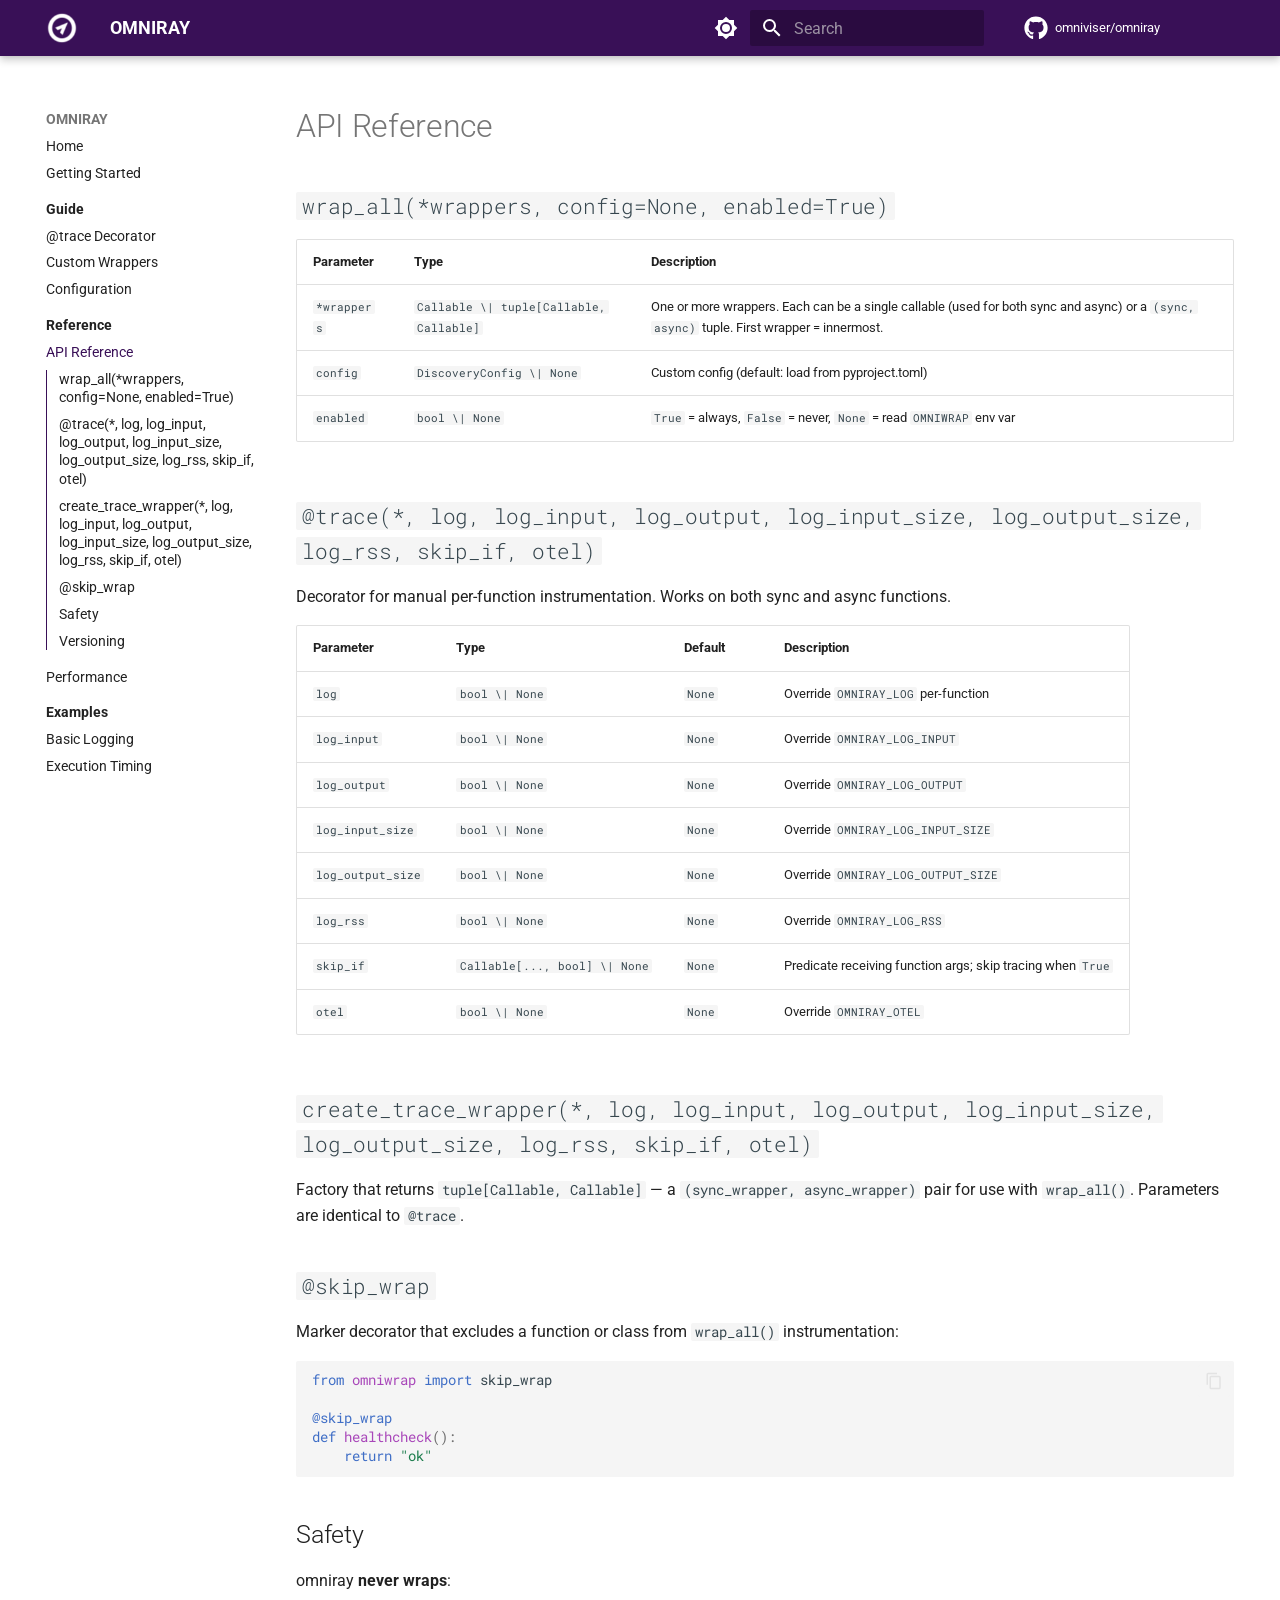
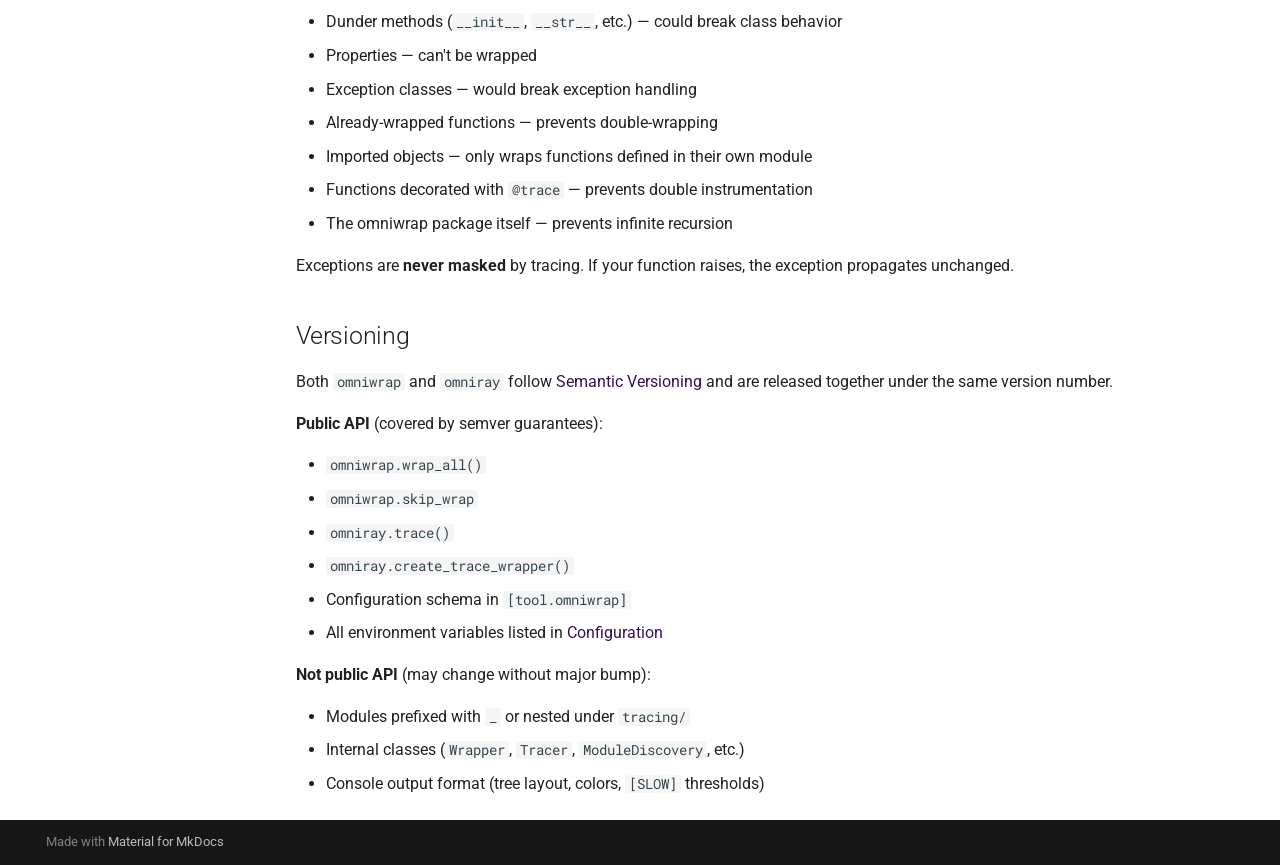
<file: reference/api/index.html>
<!doctype html>
<html lang="en" class="no-js">
  <head>
    
      <meta charset="utf-8">
      <meta name="viewport" content="width=device-width,initial-scale=1">
      
        <meta name="description" content="Automatic tracing for Python. Stop guessing. Debug effortlessly. You and your AI can now see everything.">
      
      
      
        <link rel="canonical" href="https://omniviser.github.io/omniray/reference/api/">
      
      
        <link rel="prev" href="../">
      
      
        <link rel="next" href="../performance/">
      
      
        
      
      
      <link rel="icon" href="../../assets/favicon.svg">
      <meta name="generator" content="mkdocs-1.6.1, mkdocs-material-9.7.5">
    
    
      
        <title>API Reference - OMNIRAY</title>
      
    
    
      <link rel="stylesheet" href="../../assets/stylesheets/main.484c7ddc.min.css">
      
        
        <link rel="stylesheet" href="../../assets/stylesheets/palette.ab4e12ef.min.css">
      
      


    
    
      
    
    
      
        
        
        <link rel="preconnect" href="https://fonts.gstatic.com" crossorigin>
        <link rel="stylesheet" href="https://fonts.googleapis.com/css?family=Roboto:300,300i,400,400i,700,700i%7CRoboto+Mono:400,400i,700,700i&display=fallback">
        <style>:root{--md-text-font:"Roboto";--md-code-font:"Roboto Mono"}</style>
      
    
    
      <link rel="stylesheet" href="../../stylesheets/extra.css">
    
    <script>__md_scope=new URL("../..",location),__md_hash=e=>[...e].reduce(((e,_)=>(e<<5)-e+_.charCodeAt(0)),0),__md_get=(e,_=localStorage,t=__md_scope)=>JSON.parse(_.getItem(t.pathname+"."+e)),__md_set=(e,_,t=localStorage,a=__md_scope)=>{try{t.setItem(a.pathname+"."+e,JSON.stringify(_))}catch(e){}}</script>
    
      

    
    
  </head>
  
  
    
    
      
    
    
    
    
    <body dir="ltr" data-md-color-scheme="default" data-md-color-primary="custom" data-md-color-accent="custom">
  
    
    <input class="md-toggle" data-md-toggle="drawer" type="checkbox" id="__drawer" autocomplete="off">
    <input class="md-toggle" data-md-toggle="search" type="checkbox" id="__search" autocomplete="off">
    <label class="md-overlay" for="__drawer"></label>
    <div data-md-component="skip">
      
        
        <a href="#api-reference" class="md-skip">
          Skip to content
        </a>
      
    </div>
    <div data-md-component="announce">
      
    </div>
    
    
      

  

<header class="md-header md-header--shadow" data-md-component="header">
  <nav class="md-header__inner md-grid" aria-label="Header">
    <a href="../.." title="OMNIRAY" class="md-header__button md-logo" aria-label="OMNIRAY" data-md-component="logo">
      
  <img src="../../assets/icon-white-200.png" alt="logo">

    </a>
    <label class="md-header__button md-icon" for="__drawer">
      
      <svg xmlns="http://www.w3.org/2000/svg" viewBox="0 0 24 24"><path d="M3 6h18v2H3zm0 5h18v2H3zm0 5h18v2H3z"/></svg>
    </label>
    <div class="md-header__title" data-md-component="header-title">
      <div class="md-header__ellipsis">
        <div class="md-header__topic">
          <span class="md-ellipsis">
            OMNIRAY
          </span>
        </div>
        <div class="md-header__topic" data-md-component="header-topic">
          <span class="md-ellipsis">
            
              API Reference
            
          </span>
        </div>
      </div>
    </div>
    
      
        <form class="md-header__option" data-md-component="palette">
  
    
    
    
    <input class="md-option" data-md-color-media="(prefers-color-scheme: light)" data-md-color-scheme="default" data-md-color-primary="custom" data-md-color-accent="custom"  aria-label="Switch to dark mode"  type="radio" name="__palette" id="__palette_0">
    
      <label class="md-header__button md-icon" title="Switch to dark mode" for="__palette_1" hidden>
        <svg xmlns="http://www.w3.org/2000/svg" viewBox="0 0 24 24"><path d="M12 8a4 4 0 0 0-4 4 4 4 0 0 0 4 4 4 4 0 0 0 4-4 4 4 0 0 0-4-4m0 10a6 6 0 0 1-6-6 6 6 0 0 1 6-6 6 6 0 0 1 6 6 6 6 0 0 1-6 6m8-9.31V4h-4.69L12 .69 8.69 4H4v4.69L.69 12 4 15.31V20h4.69L12 23.31 15.31 20H20v-4.69L23.31 12z"/></svg>
      </label>
    
  
    
    
    
    <input class="md-option" data-md-color-media="(prefers-color-scheme: dark)" data-md-color-scheme="slate" data-md-color-primary="custom" data-md-color-accent="custom"  aria-label="Switch to light mode"  type="radio" name="__palette" id="__palette_1">
    
      <label class="md-header__button md-icon" title="Switch to light mode" for="__palette_0" hidden>
        <svg xmlns="http://www.w3.org/2000/svg" viewBox="0 0 24 24"><path d="M12 18c-.89 0-1.74-.2-2.5-.55C11.56 16.5 13 14.42 13 12s-1.44-4.5-3.5-5.45C10.26 6.2 11.11 6 12 6a6 6 0 0 1 6 6 6 6 0 0 1-6 6m8-9.31V4h-4.69L12 .69 8.69 4H4v4.69L.69 12 4 15.31V20h4.69L12 23.31 15.31 20H20v-4.69L23.31 12z"/></svg>
      </label>
    
  
</form>
      
    
    
      <script>var palette=__md_get("__palette");if(palette&&palette.color){if("(prefers-color-scheme)"===palette.color.media){var media=matchMedia("(prefers-color-scheme: light)"),input=document.querySelector(media.matches?"[data-md-color-media='(prefers-color-scheme: light)']":"[data-md-color-media='(prefers-color-scheme: dark)']");palette.color.media=input.getAttribute("data-md-color-media"),palette.color.scheme=input.getAttribute("data-md-color-scheme"),palette.color.primary=input.getAttribute("data-md-color-primary"),palette.color.accent=input.getAttribute("data-md-color-accent")}for(var[key,value]of Object.entries(palette.color))document.body.setAttribute("data-md-color-"+key,value)}</script>
    
    
    
      
      
        <label class="md-header__button md-icon" for="__search">
          
          <svg xmlns="http://www.w3.org/2000/svg" viewBox="0 0 24 24"><path d="M9.5 3A6.5 6.5 0 0 1 16 9.5c0 1.61-.59 3.09-1.56 4.23l.27.27h.79l5 5-1.5 1.5-5-5v-.79l-.27-.27A6.52 6.52 0 0 1 9.5 16 6.5 6.5 0 0 1 3 9.5 6.5 6.5 0 0 1 9.5 3m0 2C7 5 5 7 5 9.5S7 14 9.5 14 14 12 14 9.5 12 5 9.5 5"/></svg>
        </label>
        <div class="md-search" data-md-component="search" role="dialog">
  <label class="md-search__overlay" for="__search"></label>
  <div class="md-search__inner" role="search">
    <form class="md-search__form" name="search">
      <input type="text" class="md-search__input" name="query" aria-label="Search" placeholder="Search" autocapitalize="off" autocorrect="off" autocomplete="off" spellcheck="false" data-md-component="search-query" required>
      <label class="md-search__icon md-icon" for="__search">
        
        <svg xmlns="http://www.w3.org/2000/svg" viewBox="0 0 24 24"><path d="M9.5 3A6.5 6.5 0 0 1 16 9.5c0 1.61-.59 3.09-1.56 4.23l.27.27h.79l5 5-1.5 1.5-5-5v-.79l-.27-.27A6.52 6.52 0 0 1 9.5 16 6.5 6.5 0 0 1 3 9.5 6.5 6.5 0 0 1 9.5 3m0 2C7 5 5 7 5 9.5S7 14 9.5 14 14 12 14 9.5 12 5 9.5 5"/></svg>
        
        <svg xmlns="http://www.w3.org/2000/svg" viewBox="0 0 24 24"><path d="M20 11v2H8l5.5 5.5-1.42 1.42L4.16 12l7.92-7.92L13.5 5.5 8 11z"/></svg>
      </label>
      <nav class="md-search__options" aria-label="Search">
        
        <button type="reset" class="md-search__icon md-icon" title="Clear" aria-label="Clear" tabindex="-1">
          
          <svg xmlns="http://www.w3.org/2000/svg" viewBox="0 0 24 24"><path d="M19 6.41 17.59 5 12 10.59 6.41 5 5 6.41 10.59 12 5 17.59 6.41 19 12 13.41 17.59 19 19 17.59 13.41 12z"/></svg>
        </button>
      </nav>
      
        <div class="md-search__suggest" data-md-component="search-suggest"></div>
      
    </form>
    <div class="md-search__output">
      <div class="md-search__scrollwrap" tabindex="0" data-md-scrollfix>
        <div class="md-search-result" data-md-component="search-result">
          <div class="md-search-result__meta">
            Initializing search
          </div>
          <ol class="md-search-result__list" role="presentation"></ol>
        </div>
      </div>
    </div>
  </div>
</div>
      
    
    
      <div class="md-header__source">
        <a href="https://github.com/omniviser/omniray" title="Go to repository" class="md-source" data-md-component="source">
  <div class="md-source__icon md-icon">
    
    <svg xmlns="http://www.w3.org/2000/svg" viewBox="0 0 512 512"><!--! Font Awesome Free 7.1.0 by @fontawesome - https://fontawesome.com License - https://fontawesome.com/license/free (Icons: CC BY 4.0, Fonts: SIL OFL 1.1, Code: MIT License) Copyright 2025 Fonticons, Inc.--><path d="M173.9 397.4c0 2-2.3 3.6-5.2 3.6-3.3.3-5.6-1.3-5.6-3.6 0-2 2.3-3.6 5.2-3.6 3-.3 5.6 1.3 5.6 3.6m-31.1-4.5c-.7 2 1.3 4.3 4.3 4.9 2.6 1 5.6 0 6.2-2s-1.3-4.3-4.3-5.2c-2.6-.7-5.5.3-6.2 2.3m44.2-1.7c-2.9.7-4.9 2.6-4.6 4.9.3 2 2.9 3.3 5.9 2.6 2.9-.7 4.9-2.6 4.6-4.6-.3-1.9-3-3.2-5.9-2.9M252.8 8C114.1 8 8 113.3 8 252c0 110.9 69.8 205.8 169.5 239.2 12.8 2.3 17.3-5.6 17.3-12.1 0-6.2-.3-40.4-.3-61.4 0 0-70 15-84.7-29.8 0 0-11.4-29.1-27.8-36.6 0 0-22.9-15.7 1.6-15.4 0 0 24.9 2 38.6 25.8 21.9 38.6 58.6 27.5 72.9 20.9 2.3-16 8.8-27.1 16-33.7-55.9-6.2-112.3-14.3-112.3-110.5 0-27.5 7.6-41.3 23.6-58.9-2.6-6.5-11.1-33.3 2.6-67.9 20.9-6.5 69 27 69 27 20-5.6 41.5-8.5 62.8-8.5s42.8 2.9 62.8 8.5c0 0 48.1-33.6 69-27 13.7 34.7 5.2 61.4 2.6 67.9 16 17.7 25.8 31.5 25.8 58.9 0 96.5-58.9 104.2-114.8 110.5 9.2 7.9 17 22.9 17 46.4 0 33.7-.3 75.4-.3 83.6 0 6.5 4.6 14.4 17.3 12.1C436.2 457.8 504 362.9 504 252 504 113.3 391.5 8 252.8 8M105.2 352.9c-1.3 1-1 3.3.7 5.2 1.6 1.6 3.9 2.3 5.2 1 1.3-1 1-3.3-.7-5.2-1.6-1.6-3.9-2.3-5.2-1m-10.8-8.1c-.7 1.3.3 2.9 2.3 3.9 1.6 1 3.6.7 4.3-.7.7-1.3-.3-2.9-2.3-3.9-2-.6-3.6-.3-4.3.7m32.4 35.6c-1.6 1.3-1 4.3 1.3 6.2 2.3 2.3 5.2 2.6 6.5 1 1.3-1.3.7-4.3-1.3-6.2-2.2-2.3-5.2-2.6-6.5-1m-11.4-14.7c-1.6 1-1.6 3.6 0 5.9s4.3 3.3 5.6 2.3c1.6-1.3 1.6-3.9 0-6.2-1.4-2.3-4-3.3-5.6-2"/></svg>
  </div>
  <div class="md-source__repository">
    omniviser/omniray
  </div>
</a>
      </div>
    
  </nav>
  
</header>
    
    <div class="md-container" data-md-component="container">
      
      
        
          
        
      
      <main class="md-main" data-md-component="main">
        <div class="md-main__inner md-grid">
          
            
              
              <div class="md-sidebar md-sidebar--primary" data-md-component="sidebar" data-md-type="navigation" >
                <div class="md-sidebar__scrollwrap">
                  <div class="md-sidebar__inner">
                    



  

<nav class="md-nav md-nav--primary md-nav--integrated" aria-label="Navigation" data-md-level="0">
  <label class="md-nav__title" for="__drawer">
    <a href="../.." title="OMNIRAY" class="md-nav__button md-logo" aria-label="OMNIRAY" data-md-component="logo">
      
  <img src="../../assets/icon-white-200.png" alt="logo">

    </a>
    OMNIRAY
  </label>
  
    <div class="md-nav__source">
      <a href="https://github.com/omniviser/omniray" title="Go to repository" class="md-source" data-md-component="source">
  <div class="md-source__icon md-icon">
    
    <svg xmlns="http://www.w3.org/2000/svg" viewBox="0 0 512 512"><!--! Font Awesome Free 7.1.0 by @fontawesome - https://fontawesome.com License - https://fontawesome.com/license/free (Icons: CC BY 4.0, Fonts: SIL OFL 1.1, Code: MIT License) Copyright 2025 Fonticons, Inc.--><path d="M173.9 397.4c0 2-2.3 3.6-5.2 3.6-3.3.3-5.6-1.3-5.6-3.6 0-2 2.3-3.6 5.2-3.6 3-.3 5.6 1.3 5.6 3.6m-31.1-4.5c-.7 2 1.3 4.3 4.3 4.9 2.6 1 5.6 0 6.2-2s-1.3-4.3-4.3-5.2c-2.6-.7-5.5.3-6.2 2.3m44.2-1.7c-2.9.7-4.9 2.6-4.6 4.9.3 2 2.9 3.3 5.9 2.6 2.9-.7 4.9-2.6 4.6-4.6-.3-1.9-3-3.2-5.9-2.9M252.8 8C114.1 8 8 113.3 8 252c0 110.9 69.8 205.8 169.5 239.2 12.8 2.3 17.3-5.6 17.3-12.1 0-6.2-.3-40.4-.3-61.4 0 0-70 15-84.7-29.8 0 0-11.4-29.1-27.8-36.6 0 0-22.9-15.7 1.6-15.4 0 0 24.9 2 38.6 25.8 21.9 38.6 58.6 27.5 72.9 20.9 2.3-16 8.8-27.1 16-33.7-55.9-6.2-112.3-14.3-112.3-110.5 0-27.5 7.6-41.3 23.6-58.9-2.6-6.5-11.1-33.3 2.6-67.9 20.9-6.5 69 27 69 27 20-5.6 41.5-8.5 62.8-8.5s42.8 2.9 62.8 8.5c0 0 48.1-33.6 69-27 13.7 34.7 5.2 61.4 2.6 67.9 16 17.7 25.8 31.5 25.8 58.9 0 96.5-58.9 104.2-114.8 110.5 9.2 7.9 17 22.9 17 46.4 0 33.7-.3 75.4-.3 83.6 0 6.5 4.6 14.4 17.3 12.1C436.2 457.8 504 362.9 504 252 504 113.3 391.5 8 252.8 8M105.2 352.9c-1.3 1-1 3.3.7 5.2 1.6 1.6 3.9 2.3 5.2 1 1.3-1 1-3.3-.7-5.2-1.6-1.6-3.9-2.3-5.2-1m-10.8-8.1c-.7 1.3.3 2.9 2.3 3.9 1.6 1 3.6.7 4.3-.7.7-1.3-.3-2.9-2.3-3.9-2-.6-3.6-.3-4.3.7m32.4 35.6c-1.6 1.3-1 4.3 1.3 6.2 2.3 2.3 5.2 2.6 6.5 1 1.3-1.3.7-4.3-1.3-6.2-2.2-2.3-5.2-2.6-6.5-1m-11.4-14.7c-1.6 1-1.6 3.6 0 5.9s4.3 3.3 5.6 2.3c1.6-1.3 1.6-3.9 0-6.2-1.4-2.3-4-3.3-5.6-2"/></svg>
  </div>
  <div class="md-source__repository">
    omniviser/omniray
  </div>
</a>
    </div>
  
  <ul class="md-nav__list" data-md-scrollfix>
    
      
      
  
  
  
  
    <li class="md-nav__item">
      <a href="../.." class="md-nav__link">
        
  
  
  <span class="md-ellipsis">
    
  
    Home
  

    
  </span>
  
  

      </a>
    </li>
  

    
      
      
  
  
  
  
    <li class="md-nav__item">
      <a href="../../getting-started/" class="md-nav__link">
        
  
  
  <span class="md-ellipsis">
    
  
    Getting Started
  

    
  </span>
  
  

      </a>
    </li>
  

    
      
      
  
  
  
  
    
    
      
        
          
        
      
        
      
        
      
        
      
    
    
    
      
        
        
      
    
    
    <li class="md-nav__item md-nav__item--section md-nav__item--nested">
      
        
        
          
        
        <input class="md-nav__toggle md-toggle md-toggle--indeterminate" type="checkbox" id="__nav_3" >
        
          
          <div class="md-nav__link md-nav__container">
            <a href="../../guide/" class="md-nav__link ">
              
  
  
  <span class="md-ellipsis">
    
  
    Guide
  

    
  </span>
  
  

            </a>
            
              
              <label class="md-nav__link " for="__nav_3" id="__nav_3_label" tabindex="">
                <span class="md-nav__icon md-icon"></span>
              </label>
            
          </div>
        
        <nav class="md-nav" data-md-level="1" aria-labelledby="__nav_3_label" aria-expanded="false">
          <label class="md-nav__title" for="__nav_3">
            <span class="md-nav__icon md-icon"></span>
            
  
    Guide
  

          </label>
          <ul class="md-nav__list" data-md-scrollfix>
            
              
            
              
                
  
  
  
  
    <li class="md-nav__item">
      <a href="../../guide/trace-decorator/" class="md-nav__link">
        
  
  
  <span class="md-ellipsis">
    
  
    @trace Decorator
  

    
  </span>
  
  

      </a>
    </li>
  

              
            
              
                
  
  
  
  
    <li class="md-nav__item">
      <a href="../../guide/custom-wrappers/" class="md-nav__link">
        
  
  
  <span class="md-ellipsis">
    
  
    Custom Wrappers
  

    
  </span>
  
  

      </a>
    </li>
  

              
            
              
                
  
  
  
  
    <li class="md-nav__item">
      <a href="../../guide/configuration/" class="md-nav__link">
        
  
  
  <span class="md-ellipsis">
    
  
    Configuration
  

    
  </span>
  
  

      </a>
    </li>
  

              
            
          </ul>
        </nav>
      
    </li>
  

    
      
      
  
  
    
  
  
  
    
    
      
        
          
        
      
        
      
        
      
    
    
    
      
        
        
      
    
    
    <li class="md-nav__item md-nav__item--active md-nav__item--section md-nav__item--nested">
      
        
        
        <input class="md-nav__toggle md-toggle " type="checkbox" id="__nav_4" checked>
        
          
          <div class="md-nav__link md-nav__container">
            <a href="../" class="md-nav__link ">
              
  
  
  <span class="md-ellipsis">
    
  
    Reference
  

    
  </span>
  
  

            </a>
            
              
              <label class="md-nav__link " for="__nav_4" id="__nav_4_label" tabindex="">
                <span class="md-nav__icon md-icon"></span>
              </label>
            
          </div>
        
        <nav class="md-nav" data-md-level="1" aria-labelledby="__nav_4_label" aria-expanded="true">
          <label class="md-nav__title" for="__nav_4">
            <span class="md-nav__icon md-icon"></span>
            
  
    Reference
  

          </label>
          <ul class="md-nav__list" data-md-scrollfix>
            
              
            
              
                
  
  
    
  
  
  
    <li class="md-nav__item md-nav__item--active">
      
      <input class="md-nav__toggle md-toggle" type="checkbox" id="__toc">
      
      
        
      
      
        <label class="md-nav__link md-nav__link--active" for="__toc">
          
  
  
  <span class="md-ellipsis">
    
  
    API Reference
  

    
  </span>
  
  

          <span class="md-nav__icon md-icon"></span>
        </label>
      
      <a href="./" class="md-nav__link md-nav__link--active">
        
  
  
  <span class="md-ellipsis">
    
  
    API Reference
  

    
  </span>
  
  

      </a>
      
        

<nav class="md-nav md-nav--secondary" aria-label="Table of contents">
  
  
  
    
  
  
    <label class="md-nav__title" for="__toc">
      <span class="md-nav__icon md-icon"></span>
      Table of contents
    </label>
    <ul class="md-nav__list" data-md-component="toc" data-md-scrollfix>
      
        <li class="md-nav__item">
  <a href="#wrap_allwrappers-confignone-enabledtrue" class="md-nav__link">
    <span class="md-ellipsis">
      
        wrap_all(*wrappers, config=None, enabled=True)
      
    </span>
  </a>
  
</li>
      
        <li class="md-nav__item">
  <a href="#trace-log-log_input-log_output-log_input_size-log_output_size-log_rss-skip_if-otel" class="md-nav__link">
    <span class="md-ellipsis">
      
        @trace(*, log, log_input, log_output, log_input_size, log_output_size, log_rss, skip_if, otel)
      
    </span>
  </a>
  
</li>
      
        <li class="md-nav__item">
  <a href="#create_trace_wrapper-log-log_input-log_output-log_input_size-log_output_size-log_rss-skip_if-otel" class="md-nav__link">
    <span class="md-ellipsis">
      
        create_trace_wrapper(*, log, log_input, log_output, log_input_size, log_output_size, log_rss, skip_if, otel)
      
    </span>
  </a>
  
</li>
      
        <li class="md-nav__item">
  <a href="#skip_wrap" class="md-nav__link">
    <span class="md-ellipsis">
      
        @skip_wrap
      
    </span>
  </a>
  
</li>
      
        <li class="md-nav__item">
  <a href="#safety" class="md-nav__link">
    <span class="md-ellipsis">
      
        Safety
      
    </span>
  </a>
  
</li>
      
        <li class="md-nav__item">
  <a href="#versioning" class="md-nav__link">
    <span class="md-ellipsis">
      
        Versioning
      
    </span>
  </a>
  
</li>
      
    </ul>
  
</nav>
      
    </li>
  

              
            
              
                
  
  
  
  
    <li class="md-nav__item">
      <a href="../performance/" class="md-nav__link">
        
  
  
  <span class="md-ellipsis">
    
  
    Performance
  

    
  </span>
  
  

      </a>
    </li>
  

              
            
          </ul>
        </nav>
      
    </li>
  

    
      
      
  
  
  
  
    
    
      
        
          
        
      
        
      
        
      
    
    
    
      
        
        
      
    
    
    <li class="md-nav__item md-nav__item--section md-nav__item--nested">
      
        
        
          
        
        <input class="md-nav__toggle md-toggle md-toggle--indeterminate" type="checkbox" id="__nav_5" >
        
          
          <div class="md-nav__link md-nav__container">
            <a href="../../examples/" class="md-nav__link ">
              
  
  
  <span class="md-ellipsis">
    
  
    Examples
  

    
  </span>
  
  

            </a>
            
              
              <label class="md-nav__link " for="__nav_5" id="__nav_5_label" tabindex="">
                <span class="md-nav__icon md-icon"></span>
              </label>
            
          </div>
        
        <nav class="md-nav" data-md-level="1" aria-labelledby="__nav_5_label" aria-expanded="false">
          <label class="md-nav__title" for="__nav_5">
            <span class="md-nav__icon md-icon"></span>
            
  
    Examples
  

          </label>
          <ul class="md-nav__list" data-md-scrollfix>
            
              
            
              
                
  
  
  
  
    <li class="md-nav__item">
      <a href="../../examples/basic-logging/" class="md-nav__link">
        
  
  
  <span class="md-ellipsis">
    
  
    Basic Logging
  

    
  </span>
  
  

      </a>
    </li>
  

              
            
              
                
  
  
  
  
    <li class="md-nav__item">
      <a href="../../examples/basic-timing/" class="md-nav__link">
        
  
  
  <span class="md-ellipsis">
    
  
    Execution Timing
  

    
  </span>
  
  

      </a>
    </li>
  

              
            
          </ul>
        </nav>
      
    </li>
  

    
  </ul>
</nav>
                  </div>
                </div>
              </div>
            
            
          
          
            <div class="md-content" data-md-component="content">
              
              <article class="md-content__inner md-typeset">
                
                  


  
  


<h1 id="api-reference">API Reference<a class="headerlink" href="#api-reference" title="Permanent link">&para;</a></h1>
<h2 id="wrap_allwrappers-confignone-enabledtrue"><code>wrap_all(*wrappers, config=None, enabled=True)</code><a class="headerlink" href="#wrap_allwrappers-confignone-enabledtrue" title="Permanent link">&para;</a></h2>
<table>
<thead>
<tr>
<th>Parameter</th>
<th>Type</th>
<th>Description</th>
</tr>
</thead>
<tbody>
<tr>
<td><code>*wrappers</code></td>
<td><code>Callable \| tuple[Callable, Callable]</code></td>
<td>One or more wrappers. Each can be a single callable (used for both sync and async) or a <code>(sync, async)</code> tuple. First wrapper = innermost.</td>
</tr>
<tr>
<td><code>config</code></td>
<td><code>DiscoveryConfig \| None</code></td>
<td>Custom config (default: load from pyproject.toml)</td>
</tr>
<tr>
<td><code>enabled</code></td>
<td><code>bool \| None</code></td>
<td><code>True</code> = always, <code>False</code> = never, <code>None</code> = read <code>OMNIWRAP</code> env var</td>
</tr>
</tbody>
</table>
<h2 id="trace-log-log_input-log_output-log_input_size-log_output_size-log_rss-skip_if-otel"><code>@trace(*, log, log_input, log_output, log_input_size, log_output_size, log_rss, skip_if, otel)</code><a class="headerlink" href="#trace-log-log_input-log_output-log_input_size-log_output_size-log_rss-skip_if-otel" title="Permanent link">&para;</a></h2>
<p>Decorator for manual per-function instrumentation. Works on both sync and async functions.</p>
<table>
<thead>
<tr>
<th>Parameter</th>
<th>Type</th>
<th>Default</th>
<th>Description</th>
</tr>
</thead>
<tbody>
<tr>
<td><code>log</code></td>
<td><code>bool \| None</code></td>
<td><code>None</code></td>
<td>Override <code>OMNIRAY_LOG</code> per-function</td>
</tr>
<tr>
<td><code>log_input</code></td>
<td><code>bool \| None</code></td>
<td><code>None</code></td>
<td>Override <code>OMNIRAY_LOG_INPUT</code></td>
</tr>
<tr>
<td><code>log_output</code></td>
<td><code>bool \| None</code></td>
<td><code>None</code></td>
<td>Override <code>OMNIRAY_LOG_OUTPUT</code></td>
</tr>
<tr>
<td><code>log_input_size</code></td>
<td><code>bool \| None</code></td>
<td><code>None</code></td>
<td>Override <code>OMNIRAY_LOG_INPUT_SIZE</code></td>
</tr>
<tr>
<td><code>log_output_size</code></td>
<td><code>bool \| None</code></td>
<td><code>None</code></td>
<td>Override <code>OMNIRAY_LOG_OUTPUT_SIZE</code></td>
</tr>
<tr>
<td><code>log_rss</code></td>
<td><code>bool \| None</code></td>
<td><code>None</code></td>
<td>Override <code>OMNIRAY_LOG_RSS</code></td>
</tr>
<tr>
<td><code>skip_if</code></td>
<td><code>Callable[..., bool] \| None</code></td>
<td><code>None</code></td>
<td>Predicate receiving function args; skip tracing when <code>True</code></td>
</tr>
<tr>
<td><code>otel</code></td>
<td><code>bool \| None</code></td>
<td><code>None</code></td>
<td>Override <code>OMNIRAY_OTEL</code></td>
</tr>
</tbody>
</table>
<h2 id="create_trace_wrapper-log-log_input-log_output-log_input_size-log_output_size-log_rss-skip_if-otel"><code>create_trace_wrapper(*, log, log_input, log_output, log_input_size, log_output_size, log_rss, skip_if, otel)</code><a class="headerlink" href="#create_trace_wrapper-log-log_input-log_output-log_input_size-log_output_size-log_rss-skip_if-otel" title="Permanent link">&para;</a></h2>
<p>Factory that returns <code>tuple[Callable, Callable]</code> — a <code>(sync_wrapper, async_wrapper)</code> pair for use with <code>wrap_all()</code>. Parameters are identical to <code>@trace</code>.</p>
<h2 id="skip_wrap"><code>@skip_wrap</code><a class="headerlink" href="#skip_wrap" title="Permanent link">&para;</a></h2>
<p>Marker decorator that excludes a function or class from <code>wrap_all()</code> instrumentation:</p>
<div class="language-python highlight"><pre><span></span><code><span id="__span-0-1"><a id="__codelineno-0-1" name="__codelineno-0-1" href="#__codelineno-0-1"></a><span class="kn">from</span><span class="w"> </span><span class="nn">omniwrap</span><span class="w"> </span><span class="kn">import</span> <span class="n">skip_wrap</span>
</span><span id="__span-0-2"><a id="__codelineno-0-2" name="__codelineno-0-2" href="#__codelineno-0-2"></a>
</span><span id="__span-0-3"><a id="__codelineno-0-3" name="__codelineno-0-3" href="#__codelineno-0-3"></a><span class="nd">@skip_wrap</span>
</span><span id="__span-0-4"><a id="__codelineno-0-4" name="__codelineno-0-4" href="#__codelineno-0-4"></a><span class="k">def</span><span class="w"> </span><span class="nf">healthcheck</span><span class="p">():</span>
</span><span id="__span-0-5"><a id="__codelineno-0-5" name="__codelineno-0-5" href="#__codelineno-0-5"></a>    <span class="k">return</span> <span class="s2">"ok"</span>
</span></code></pre></div>
<h2 id="safety">Safety<a class="headerlink" href="#safety" title="Permanent link">&para;</a></h2>
<p>omniray <strong>never wraps</strong>:</p>
<ul>
<li>Dunder methods (<code>__init__</code>, <code>__str__</code>, etc.) — could break class behavior</li>
<li>Properties — can't be wrapped</li>
<li>Exception classes — would break exception handling</li>
<li>Already-wrapped functions — prevents double-wrapping</li>
<li>Imported objects — only wraps functions defined in their own module</li>
<li>Functions decorated with <code>@trace</code> — prevents double instrumentation</li>
<li>The omniwrap package itself — prevents infinite recursion</li>
</ul>
<p>Exceptions are <strong>never masked</strong> by tracing. If your function raises, the exception propagates unchanged.</p>
<h2 id="versioning">Versioning<a class="headerlink" href="#versioning" title="Permanent link">&para;</a></h2>
<p>Both <code>omniwrap</code> and <code>omniray</code> follow <a href="https://semver.org/spec/v2.0.0.html">Semantic Versioning</a> and are released together under the same version number.</p>
<p><strong>Public API</strong> (covered by semver guarantees):</p>
<ul>
<li><code>omniwrap.wrap_all()</code></li>
<li><code>omniwrap.skip_wrap</code></li>
<li><code>omniray.trace()</code></li>
<li><code>omniray.create_trace_wrapper()</code></li>
<li>Configuration schema in <code>[tool.omniwrap]</code></li>
<li>All environment variables listed in <a href="../../guide/configuration/">Configuration</a></li>
</ul>
<p><strong>Not public API</strong> (may change without major bump):</p>
<ul>
<li>Modules prefixed with <code>_</code> or nested under <code>tracing/</code></li>
<li>Internal classes (<code>Wrapper</code>, <code>Tracer</code>, <code>ModuleDiscovery</code>, etc.)</li>
<li>Console output format (tree layout, colors, <code>[SLOW]</code> thresholds)</li>
</ul>












                
              </article>
            </div>
          
          
<script>var target=document.getElementById(location.hash.slice(1));target&&target.name&&(target.checked=target.name.startsWith("__tabbed_"))</script>
        </div>
        
          <button type="button" class="md-top md-icon" data-md-component="top" hidden>
  
  <svg xmlns="http://www.w3.org/2000/svg" viewBox="0 0 24 24"><path d="M13 20h-2V8l-5.5 5.5-1.42-1.42L12 4.16l7.92 7.92-1.42 1.42L13 8z"/></svg>
  Back to top
</button>
        
      </main>
      
        <footer class="md-footer">
  
  <div class="md-footer-meta md-typeset">
    <div class="md-footer-meta__inner md-grid">
      <div class="md-copyright">
  
  
    Made with
    <a href="https://squidfunk.github.io/mkdocs-material/" target="_blank" rel="noopener">
      Material for MkDocs
    </a>
  
</div>
      
    </div>
  </div>
</footer>
      
    </div>
    <div class="md-dialog" data-md-component="dialog">
      <div class="md-dialog__inner md-typeset"></div>
    </div>
    
    
    
      
      
      <script id="__config" type="application/json">{"annotate": null, "base": "../..", "features": ["navigation.instant", "navigation.sections", "navigation.indexes", "navigation.expand", "navigation.top", "search.highlight", "search.suggest", "content.code.copy", "content.code.annotate", "toc.integrate"], "search": "../../assets/javascripts/workers/search.2c215733.min.js", "tags": null, "translations": {"clipboard.copied": "Copied to clipboard", "clipboard.copy": "Copy to clipboard", "search.result.more.one": "1 more on this page", "search.result.more.other": "# more on this page", "search.result.none": "No matching documents", "search.result.one": "1 matching document", "search.result.other": "# matching documents", "search.result.placeholder": "Type to start searching", "search.result.term.missing": "Missing", "select.version": "Select version"}, "version": null}</script>
    
    
      <script src="../../assets/javascripts/bundle.79ae519e.min.js"></script>
      
    
  </body>
</html>
</file>
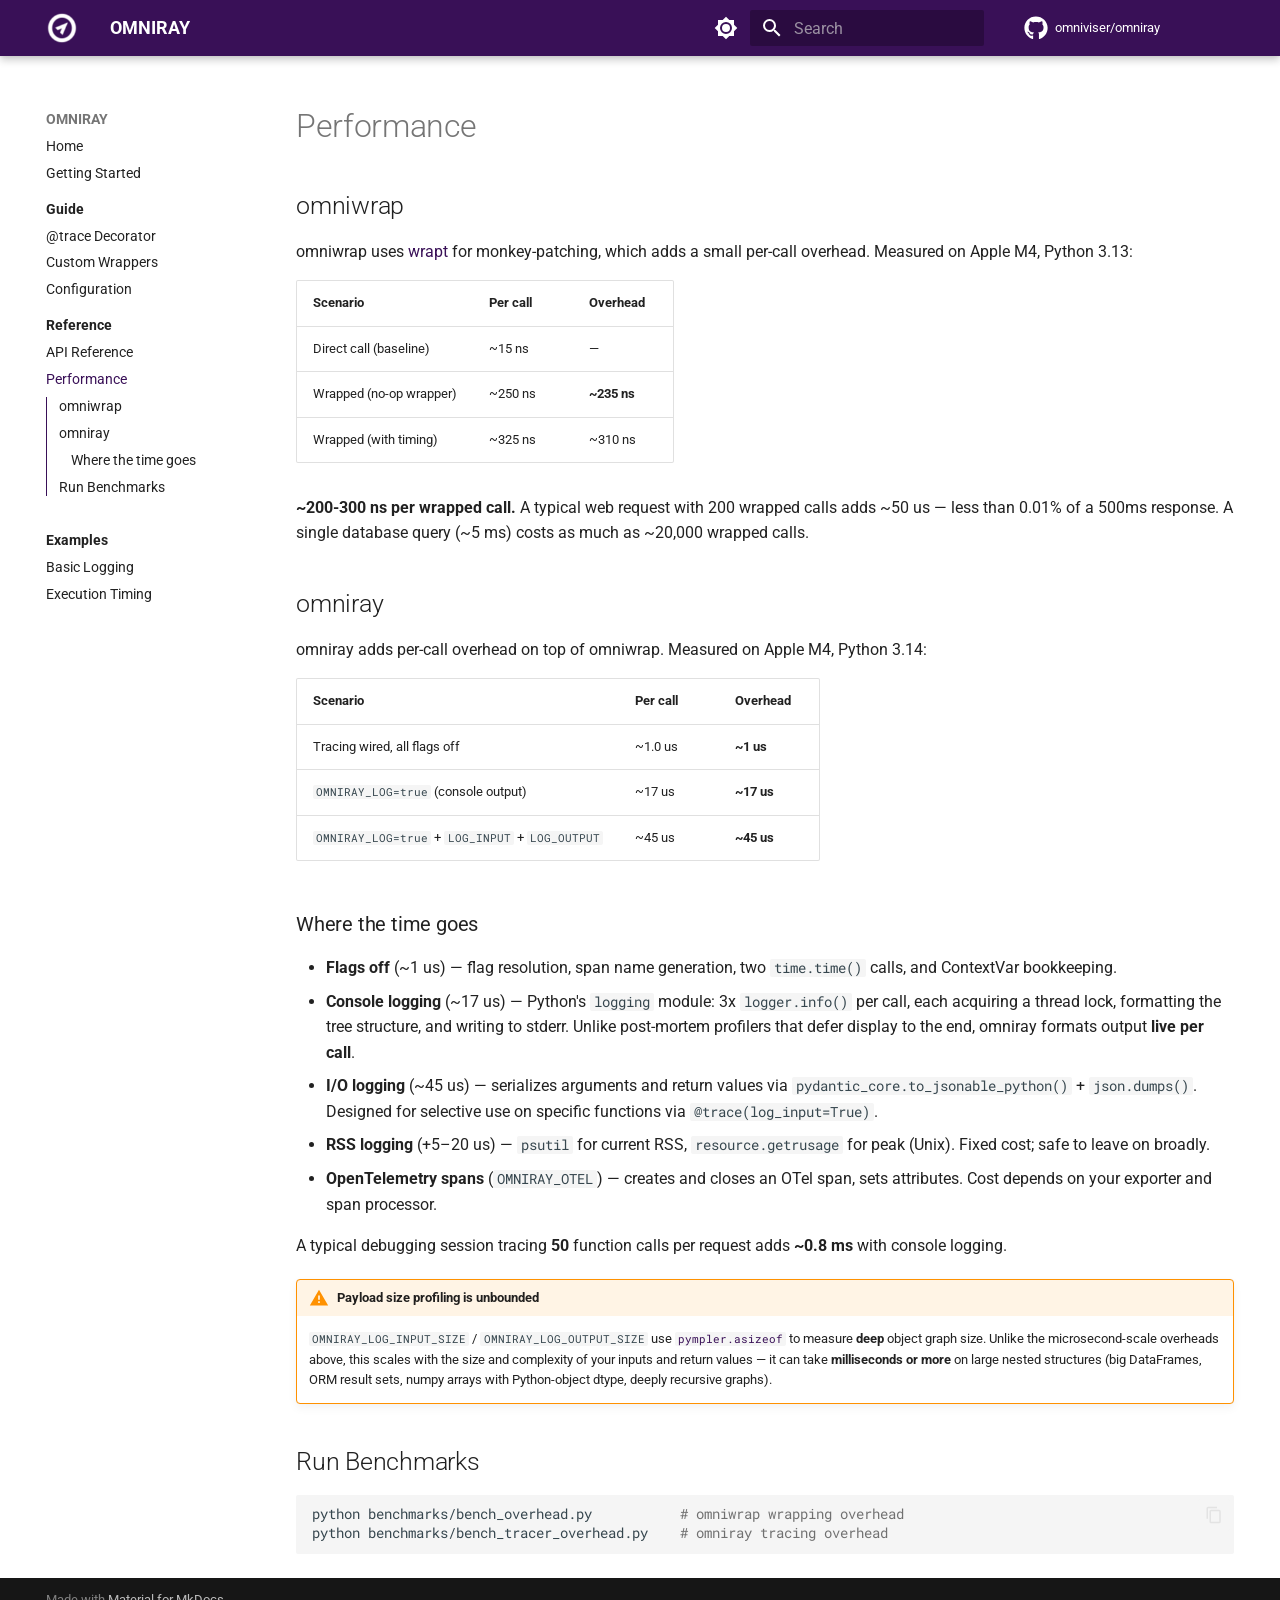
<file: reference/performance/index.html>
<!doctype html>
<html lang="en" class="no-js">
  <head>
    
      <meta charset="utf-8">
      <meta name="viewport" content="width=device-width,initial-scale=1">
      
        <meta name="description" content="Automatic tracing for Python. Stop guessing. Debug effortlessly. You and your AI can now see everything.">
      
      
      
        <link rel="canonical" href="https://omniviser.github.io/omniray/reference/performance/">
      
      
        <link rel="prev" href="../api/">
      
      
        <link rel="next" href="../../examples/">
      
      
        
      
      
      <link rel="icon" href="../../assets/favicon.svg">
      <meta name="generator" content="mkdocs-1.6.1, mkdocs-material-9.7.5">
    
    
      
        <title>Performance - OMNIRAY</title>
      
    
    
      <link rel="stylesheet" href="../../assets/stylesheets/main.484c7ddc.min.css">
      
        
        <link rel="stylesheet" href="../../assets/stylesheets/palette.ab4e12ef.min.css">
      
      


    
    
      
    
    
      
        
        
        <link rel="preconnect" href="https://fonts.gstatic.com" crossorigin>
        <link rel="stylesheet" href="https://fonts.googleapis.com/css?family=Roboto:300,300i,400,400i,700,700i%7CRoboto+Mono:400,400i,700,700i&display=fallback">
        <style>:root{--md-text-font:"Roboto";--md-code-font:"Roboto Mono"}</style>
      
    
    
      <link rel="stylesheet" href="../../stylesheets/extra.css">
    
    <script>__md_scope=new URL("../..",location),__md_hash=e=>[...e].reduce(((e,_)=>(e<<5)-e+_.charCodeAt(0)),0),__md_get=(e,_=localStorage,t=__md_scope)=>JSON.parse(_.getItem(t.pathname+"."+e)),__md_set=(e,_,t=localStorage,a=__md_scope)=>{try{t.setItem(a.pathname+"."+e,JSON.stringify(_))}catch(e){}}</script>
    
      

    
    
  </head>
  
  
    
    
      
    
    
    
    
    <body dir="ltr" data-md-color-scheme="default" data-md-color-primary="custom" data-md-color-accent="custom">
  
    
    <input class="md-toggle" data-md-toggle="drawer" type="checkbox" id="__drawer" autocomplete="off">
    <input class="md-toggle" data-md-toggle="search" type="checkbox" id="__search" autocomplete="off">
    <label class="md-overlay" for="__drawer"></label>
    <div data-md-component="skip">
      
        
        <a href="#performance" class="md-skip">
          Skip to content
        </a>
      
    </div>
    <div data-md-component="announce">
      
    </div>
    
    
      

  

<header class="md-header md-header--shadow" data-md-component="header">
  <nav class="md-header__inner md-grid" aria-label="Header">
    <a href="../.." title="OMNIRAY" class="md-header__button md-logo" aria-label="OMNIRAY" data-md-component="logo">
      
  <img src="../../assets/icon-white-200.png" alt="logo">

    </a>
    <label class="md-header__button md-icon" for="__drawer">
      
      <svg xmlns="http://www.w3.org/2000/svg" viewBox="0 0 24 24"><path d="M3 6h18v2H3zm0 5h18v2H3zm0 5h18v2H3z"/></svg>
    </label>
    <div class="md-header__title" data-md-component="header-title">
      <div class="md-header__ellipsis">
        <div class="md-header__topic">
          <span class="md-ellipsis">
            OMNIRAY
          </span>
        </div>
        <div class="md-header__topic" data-md-component="header-topic">
          <span class="md-ellipsis">
            
              Performance
            
          </span>
        </div>
      </div>
    </div>
    
      
        <form class="md-header__option" data-md-component="palette">
  
    
    
    
    <input class="md-option" data-md-color-media="(prefers-color-scheme: light)" data-md-color-scheme="default" data-md-color-primary="custom" data-md-color-accent="custom"  aria-label="Switch to dark mode"  type="radio" name="__palette" id="__palette_0">
    
      <label class="md-header__button md-icon" title="Switch to dark mode" for="__palette_1" hidden>
        <svg xmlns="http://www.w3.org/2000/svg" viewBox="0 0 24 24"><path d="M12 8a4 4 0 0 0-4 4 4 4 0 0 0 4 4 4 4 0 0 0 4-4 4 4 0 0 0-4-4m0 10a6 6 0 0 1-6-6 6 6 0 0 1 6-6 6 6 0 0 1 6 6 6 6 0 0 1-6 6m8-9.31V4h-4.69L12 .69 8.69 4H4v4.69L.69 12 4 15.31V20h4.69L12 23.31 15.31 20H20v-4.69L23.31 12z"/></svg>
      </label>
    
  
    
    
    
    <input class="md-option" data-md-color-media="(prefers-color-scheme: dark)" data-md-color-scheme="slate" data-md-color-primary="custom" data-md-color-accent="custom"  aria-label="Switch to light mode"  type="radio" name="__palette" id="__palette_1">
    
      <label class="md-header__button md-icon" title="Switch to light mode" for="__palette_0" hidden>
        <svg xmlns="http://www.w3.org/2000/svg" viewBox="0 0 24 24"><path d="M12 18c-.89 0-1.74-.2-2.5-.55C11.56 16.5 13 14.42 13 12s-1.44-4.5-3.5-5.45C10.26 6.2 11.11 6 12 6a6 6 0 0 1 6 6 6 6 0 0 1-6 6m8-9.31V4h-4.69L12 .69 8.69 4H4v4.69L.69 12 4 15.31V20h4.69L12 23.31 15.31 20H20v-4.69L23.31 12z"/></svg>
      </label>
    
  
</form>
      
    
    
      <script>var palette=__md_get("__palette");if(palette&&palette.color){if("(prefers-color-scheme)"===palette.color.media){var media=matchMedia("(prefers-color-scheme: light)"),input=document.querySelector(media.matches?"[data-md-color-media='(prefers-color-scheme: light)']":"[data-md-color-media='(prefers-color-scheme: dark)']");palette.color.media=input.getAttribute("data-md-color-media"),palette.color.scheme=input.getAttribute("data-md-color-scheme"),palette.color.primary=input.getAttribute("data-md-color-primary"),palette.color.accent=input.getAttribute("data-md-color-accent")}for(var[key,value]of Object.entries(palette.color))document.body.setAttribute("data-md-color-"+key,value)}</script>
    
    
    
      
      
        <label class="md-header__button md-icon" for="__search">
          
          <svg xmlns="http://www.w3.org/2000/svg" viewBox="0 0 24 24"><path d="M9.5 3A6.5 6.5 0 0 1 16 9.5c0 1.61-.59 3.09-1.56 4.23l.27.27h.79l5 5-1.5 1.5-5-5v-.79l-.27-.27A6.52 6.52 0 0 1 9.5 16 6.5 6.5 0 0 1 3 9.5 6.5 6.5 0 0 1 9.5 3m0 2C7 5 5 7 5 9.5S7 14 9.5 14 14 12 14 9.5 12 5 9.5 5"/></svg>
        </label>
        <div class="md-search" data-md-component="search" role="dialog">
  <label class="md-search__overlay" for="__search"></label>
  <div class="md-search__inner" role="search">
    <form class="md-search__form" name="search">
      <input type="text" class="md-search__input" name="query" aria-label="Search" placeholder="Search" autocapitalize="off" autocorrect="off" autocomplete="off" spellcheck="false" data-md-component="search-query" required>
      <label class="md-search__icon md-icon" for="__search">
        
        <svg xmlns="http://www.w3.org/2000/svg" viewBox="0 0 24 24"><path d="M9.5 3A6.5 6.5 0 0 1 16 9.5c0 1.61-.59 3.09-1.56 4.23l.27.27h.79l5 5-1.5 1.5-5-5v-.79l-.27-.27A6.52 6.52 0 0 1 9.5 16 6.5 6.5 0 0 1 3 9.5 6.5 6.5 0 0 1 9.5 3m0 2C7 5 5 7 5 9.5S7 14 9.5 14 14 12 14 9.5 12 5 9.5 5"/></svg>
        
        <svg xmlns="http://www.w3.org/2000/svg" viewBox="0 0 24 24"><path d="M20 11v2H8l5.5 5.5-1.42 1.42L4.16 12l7.92-7.92L13.5 5.5 8 11z"/></svg>
      </label>
      <nav class="md-search__options" aria-label="Search">
        
        <button type="reset" class="md-search__icon md-icon" title="Clear" aria-label="Clear" tabindex="-1">
          
          <svg xmlns="http://www.w3.org/2000/svg" viewBox="0 0 24 24"><path d="M19 6.41 17.59 5 12 10.59 6.41 5 5 6.41 10.59 12 5 17.59 6.41 19 12 13.41 17.59 19 19 17.59 13.41 12z"/></svg>
        </button>
      </nav>
      
        <div class="md-search__suggest" data-md-component="search-suggest"></div>
      
    </form>
    <div class="md-search__output">
      <div class="md-search__scrollwrap" tabindex="0" data-md-scrollfix>
        <div class="md-search-result" data-md-component="search-result">
          <div class="md-search-result__meta">
            Initializing search
          </div>
          <ol class="md-search-result__list" role="presentation"></ol>
        </div>
      </div>
    </div>
  </div>
</div>
      
    
    
      <div class="md-header__source">
        <a href="https://github.com/omniviser/omniray" title="Go to repository" class="md-source" data-md-component="source">
  <div class="md-source__icon md-icon">
    
    <svg xmlns="http://www.w3.org/2000/svg" viewBox="0 0 512 512"><!--! Font Awesome Free 7.1.0 by @fontawesome - https://fontawesome.com License - https://fontawesome.com/license/free (Icons: CC BY 4.0, Fonts: SIL OFL 1.1, Code: MIT License) Copyright 2025 Fonticons, Inc.--><path d="M173.9 397.4c0 2-2.3 3.6-5.2 3.6-3.3.3-5.6-1.3-5.6-3.6 0-2 2.3-3.6 5.2-3.6 3-.3 5.6 1.3 5.6 3.6m-31.1-4.5c-.7 2 1.3 4.3 4.3 4.9 2.6 1 5.6 0 6.2-2s-1.3-4.3-4.3-5.2c-2.6-.7-5.5.3-6.2 2.3m44.2-1.7c-2.9.7-4.9 2.6-4.6 4.9.3 2 2.9 3.3 5.9 2.6 2.9-.7 4.9-2.6 4.6-4.6-.3-1.9-3-3.2-5.9-2.9M252.8 8C114.1 8 8 113.3 8 252c0 110.9 69.8 205.8 169.5 239.2 12.8 2.3 17.3-5.6 17.3-12.1 0-6.2-.3-40.4-.3-61.4 0 0-70 15-84.7-29.8 0 0-11.4-29.1-27.8-36.6 0 0-22.9-15.7 1.6-15.4 0 0 24.9 2 38.6 25.8 21.9 38.6 58.6 27.5 72.9 20.9 2.3-16 8.8-27.1 16-33.7-55.9-6.2-112.3-14.3-112.3-110.5 0-27.5 7.6-41.3 23.6-58.9-2.6-6.5-11.1-33.3 2.6-67.9 20.9-6.5 69 27 69 27 20-5.6 41.5-8.5 62.8-8.5s42.8 2.9 62.8 8.5c0 0 48.1-33.6 69-27 13.7 34.7 5.2 61.4 2.6 67.9 16 17.7 25.8 31.5 25.8 58.9 0 96.5-58.9 104.2-114.8 110.5 9.2 7.9 17 22.9 17 46.4 0 33.7-.3 75.4-.3 83.6 0 6.5 4.6 14.4 17.3 12.1C436.2 457.8 504 362.9 504 252 504 113.3 391.5 8 252.8 8M105.2 352.9c-1.3 1-1 3.3.7 5.2 1.6 1.6 3.9 2.3 5.2 1 1.3-1 1-3.3-.7-5.2-1.6-1.6-3.9-2.3-5.2-1m-10.8-8.1c-.7 1.3.3 2.9 2.3 3.9 1.6 1 3.6.7 4.3-.7.7-1.3-.3-2.9-2.3-3.9-2-.6-3.6-.3-4.3.7m32.4 35.6c-1.6 1.3-1 4.3 1.3 6.2 2.3 2.3 5.2 2.6 6.5 1 1.3-1.3.7-4.3-1.3-6.2-2.2-2.3-5.2-2.6-6.5-1m-11.4-14.7c-1.6 1-1.6 3.6 0 5.9s4.3 3.3 5.6 2.3c1.6-1.3 1.6-3.9 0-6.2-1.4-2.3-4-3.3-5.6-2"/></svg>
  </div>
  <div class="md-source__repository">
    omniviser/omniray
  </div>
</a>
      </div>
    
  </nav>
  
</header>
    
    <div class="md-container" data-md-component="container">
      
      
        
          
        
      
      <main class="md-main" data-md-component="main">
        <div class="md-main__inner md-grid">
          
            
              
              <div class="md-sidebar md-sidebar--primary" data-md-component="sidebar" data-md-type="navigation" >
                <div class="md-sidebar__scrollwrap">
                  <div class="md-sidebar__inner">
                    



  

<nav class="md-nav md-nav--primary md-nav--integrated" aria-label="Navigation" data-md-level="0">
  <label class="md-nav__title" for="__drawer">
    <a href="../.." title="OMNIRAY" class="md-nav__button md-logo" aria-label="OMNIRAY" data-md-component="logo">
      
  <img src="../../assets/icon-white-200.png" alt="logo">

    </a>
    OMNIRAY
  </label>
  
    <div class="md-nav__source">
      <a href="https://github.com/omniviser/omniray" title="Go to repository" class="md-source" data-md-component="source">
  <div class="md-source__icon md-icon">
    
    <svg xmlns="http://www.w3.org/2000/svg" viewBox="0 0 512 512"><!--! Font Awesome Free 7.1.0 by @fontawesome - https://fontawesome.com License - https://fontawesome.com/license/free (Icons: CC BY 4.0, Fonts: SIL OFL 1.1, Code: MIT License) Copyright 2025 Fonticons, Inc.--><path d="M173.9 397.4c0 2-2.3 3.6-5.2 3.6-3.3.3-5.6-1.3-5.6-3.6 0-2 2.3-3.6 5.2-3.6 3-.3 5.6 1.3 5.6 3.6m-31.1-4.5c-.7 2 1.3 4.3 4.3 4.9 2.6 1 5.6 0 6.2-2s-1.3-4.3-4.3-5.2c-2.6-.7-5.5.3-6.2 2.3m44.2-1.7c-2.9.7-4.9 2.6-4.6 4.9.3 2 2.9 3.3 5.9 2.6 2.9-.7 4.9-2.6 4.6-4.6-.3-1.9-3-3.2-5.9-2.9M252.8 8C114.1 8 8 113.3 8 252c0 110.9 69.8 205.8 169.5 239.2 12.8 2.3 17.3-5.6 17.3-12.1 0-6.2-.3-40.4-.3-61.4 0 0-70 15-84.7-29.8 0 0-11.4-29.1-27.8-36.6 0 0-22.9-15.7 1.6-15.4 0 0 24.9 2 38.6 25.8 21.9 38.6 58.6 27.5 72.9 20.9 2.3-16 8.8-27.1 16-33.7-55.9-6.2-112.3-14.3-112.3-110.5 0-27.5 7.6-41.3 23.6-58.9-2.6-6.5-11.1-33.3 2.6-67.9 20.9-6.5 69 27 69 27 20-5.6 41.5-8.5 62.8-8.5s42.8 2.9 62.8 8.5c0 0 48.1-33.6 69-27 13.7 34.7 5.2 61.4 2.6 67.9 16 17.7 25.8 31.5 25.8 58.9 0 96.5-58.9 104.2-114.8 110.5 9.2 7.9 17 22.9 17 46.4 0 33.7-.3 75.4-.3 83.6 0 6.5 4.6 14.4 17.3 12.1C436.2 457.8 504 362.9 504 252 504 113.3 391.5 8 252.8 8M105.2 352.9c-1.3 1-1 3.3.7 5.2 1.6 1.6 3.9 2.3 5.2 1 1.3-1 1-3.3-.7-5.2-1.6-1.6-3.9-2.3-5.2-1m-10.8-8.1c-.7 1.3.3 2.9 2.3 3.9 1.6 1 3.6.7 4.3-.7.7-1.3-.3-2.9-2.3-3.9-2-.6-3.6-.3-4.3.7m32.4 35.6c-1.6 1.3-1 4.3 1.3 6.2 2.3 2.3 5.2 2.6 6.5 1 1.3-1.3.7-4.3-1.3-6.2-2.2-2.3-5.2-2.6-6.5-1m-11.4-14.7c-1.6 1-1.6 3.6 0 5.9s4.3 3.3 5.6 2.3c1.6-1.3 1.6-3.9 0-6.2-1.4-2.3-4-3.3-5.6-2"/></svg>
  </div>
  <div class="md-source__repository">
    omniviser/omniray
  </div>
</a>
    </div>
  
  <ul class="md-nav__list" data-md-scrollfix>
    
      
      
  
  
  
  
    <li class="md-nav__item">
      <a href="../.." class="md-nav__link">
        
  
  
  <span class="md-ellipsis">
    
  
    Home
  

    
  </span>
  
  

      </a>
    </li>
  

    
      
      
  
  
  
  
    <li class="md-nav__item">
      <a href="../../getting-started/" class="md-nav__link">
        
  
  
  <span class="md-ellipsis">
    
  
    Getting Started
  

    
  </span>
  
  

      </a>
    </li>
  

    
      
      
  
  
  
  
    
    
      
        
          
        
      
        
      
        
      
        
      
    
    
    
      
        
        
      
    
    
    <li class="md-nav__item md-nav__item--section md-nav__item--nested">
      
        
        
          
        
        <input class="md-nav__toggle md-toggle md-toggle--indeterminate" type="checkbox" id="__nav_3" >
        
          
          <div class="md-nav__link md-nav__container">
            <a href="../../guide/" class="md-nav__link ">
              
  
  
  <span class="md-ellipsis">
    
  
    Guide
  

    
  </span>
  
  

            </a>
            
              
              <label class="md-nav__link " for="__nav_3" id="__nav_3_label" tabindex="">
                <span class="md-nav__icon md-icon"></span>
              </label>
            
          </div>
        
        <nav class="md-nav" data-md-level="1" aria-labelledby="__nav_3_label" aria-expanded="false">
          <label class="md-nav__title" for="__nav_3">
            <span class="md-nav__icon md-icon"></span>
            
  
    Guide
  

          </label>
          <ul class="md-nav__list" data-md-scrollfix>
            
              
            
              
                
  
  
  
  
    <li class="md-nav__item">
      <a href="../../guide/trace-decorator/" class="md-nav__link">
        
  
  
  <span class="md-ellipsis">
    
  
    @trace Decorator
  

    
  </span>
  
  

      </a>
    </li>
  

              
            
              
                
  
  
  
  
    <li class="md-nav__item">
      <a href="../../guide/custom-wrappers/" class="md-nav__link">
        
  
  
  <span class="md-ellipsis">
    
  
    Custom Wrappers
  

    
  </span>
  
  

      </a>
    </li>
  

              
            
              
                
  
  
  
  
    <li class="md-nav__item">
      <a href="../../guide/configuration/" class="md-nav__link">
        
  
  
  <span class="md-ellipsis">
    
  
    Configuration
  

    
  </span>
  
  

      </a>
    </li>
  

              
            
          </ul>
        </nav>
      
    </li>
  

    
      
      
  
  
    
  
  
  
    
    
      
        
          
        
      
        
      
        
      
    
    
    
      
        
        
      
    
    
    <li class="md-nav__item md-nav__item--active md-nav__item--section md-nav__item--nested">
      
        
        
        <input class="md-nav__toggle md-toggle " type="checkbox" id="__nav_4" checked>
        
          
          <div class="md-nav__link md-nav__container">
            <a href="../" class="md-nav__link ">
              
  
  
  <span class="md-ellipsis">
    
  
    Reference
  

    
  </span>
  
  

            </a>
            
              
              <label class="md-nav__link " for="__nav_4" id="__nav_4_label" tabindex="">
                <span class="md-nav__icon md-icon"></span>
              </label>
            
          </div>
        
        <nav class="md-nav" data-md-level="1" aria-labelledby="__nav_4_label" aria-expanded="true">
          <label class="md-nav__title" for="__nav_4">
            <span class="md-nav__icon md-icon"></span>
            
  
    Reference
  

          </label>
          <ul class="md-nav__list" data-md-scrollfix>
            
              
            
              
                
  
  
  
  
    <li class="md-nav__item">
      <a href="../api/" class="md-nav__link">
        
  
  
  <span class="md-ellipsis">
    
  
    API Reference
  

    
  </span>
  
  

      </a>
    </li>
  

              
            
              
                
  
  
    
  
  
  
    <li class="md-nav__item md-nav__item--active">
      
      <input class="md-nav__toggle md-toggle" type="checkbox" id="__toc">
      
      
        
      
      
        <label class="md-nav__link md-nav__link--active" for="__toc">
          
  
  
  <span class="md-ellipsis">
    
  
    Performance
  

    
  </span>
  
  

          <span class="md-nav__icon md-icon"></span>
        </label>
      
      <a href="./" class="md-nav__link md-nav__link--active">
        
  
  
  <span class="md-ellipsis">
    
  
    Performance
  

    
  </span>
  
  

      </a>
      
        

<nav class="md-nav md-nav--secondary" aria-label="Table of contents">
  
  
  
    
  
  
    <label class="md-nav__title" for="__toc">
      <span class="md-nav__icon md-icon"></span>
      Table of contents
    </label>
    <ul class="md-nav__list" data-md-component="toc" data-md-scrollfix>
      
        <li class="md-nav__item">
  <a href="#omniwrap" class="md-nav__link">
    <span class="md-ellipsis">
      
        omniwrap
      
    </span>
  </a>
  
</li>
      
        <li class="md-nav__item">
  <a href="#omniray" class="md-nav__link">
    <span class="md-ellipsis">
      
        omniray
      
    </span>
  </a>
  
    <nav class="md-nav" aria-label="omniray">
      <ul class="md-nav__list">
        
          <li class="md-nav__item">
  <a href="#where-the-time-goes" class="md-nav__link">
    <span class="md-ellipsis">
      
        Where the time goes
      
    </span>
  </a>
  
</li>
        
      </ul>
    </nav>
  
</li>
      
        <li class="md-nav__item">
  <a href="#run-benchmarks" class="md-nav__link">
    <span class="md-ellipsis">
      
        Run Benchmarks
      
    </span>
  </a>
  
</li>
      
    </ul>
  
</nav>
      
    </li>
  

              
            
          </ul>
        </nav>
      
    </li>
  

    
      
      
  
  
  
  
    
    
      
        
          
        
      
        
      
        
      
    
    
    
      
        
        
      
    
    
    <li class="md-nav__item md-nav__item--section md-nav__item--nested">
      
        
        
          
        
        <input class="md-nav__toggle md-toggle md-toggle--indeterminate" type="checkbox" id="__nav_5" >
        
          
          <div class="md-nav__link md-nav__container">
            <a href="../../examples/" class="md-nav__link ">
              
  
  
  <span class="md-ellipsis">
    
  
    Examples
  

    
  </span>
  
  

            </a>
            
              
              <label class="md-nav__link " for="__nav_5" id="__nav_5_label" tabindex="">
                <span class="md-nav__icon md-icon"></span>
              </label>
            
          </div>
        
        <nav class="md-nav" data-md-level="1" aria-labelledby="__nav_5_label" aria-expanded="false">
          <label class="md-nav__title" for="__nav_5">
            <span class="md-nav__icon md-icon"></span>
            
  
    Examples
  

          </label>
          <ul class="md-nav__list" data-md-scrollfix>
            
              
            
              
                
  
  
  
  
    <li class="md-nav__item">
      <a href="../../examples/basic-logging/" class="md-nav__link">
        
  
  
  <span class="md-ellipsis">
    
  
    Basic Logging
  

    
  </span>
  
  

      </a>
    </li>
  

              
            
              
                
  
  
  
  
    <li class="md-nav__item">
      <a href="../../examples/basic-timing/" class="md-nav__link">
        
  
  
  <span class="md-ellipsis">
    
  
    Execution Timing
  

    
  </span>
  
  

      </a>
    </li>
  

              
            
          </ul>
        </nav>
      
    </li>
  

    
  </ul>
</nav>
                  </div>
                </div>
              </div>
            
            
          
          
            <div class="md-content" data-md-component="content">
              
              <article class="md-content__inner md-typeset">
                
                  


  
  


<h1 id="performance">Performance<a class="headerlink" href="#performance" title="Permanent link">&para;</a></h1>
<h2 id="omniwrap">omniwrap<a class="headerlink" href="#omniwrap" title="Permanent link">&para;</a></h2>
<p>omniwrap uses <a href="https://github.com/GrahamDumpleton/wrapt">wrapt</a> for monkey-patching, which adds a small per-call overhead. Measured on Apple M4, Python 3.13:</p>
<table>
<thead>
<tr>
<th>Scenario</th>
<th>Per call</th>
<th>Overhead</th>
</tr>
</thead>
<tbody>
<tr>
<td>Direct call (baseline)</td>
<td>~15 ns</td>
<td>—</td>
</tr>
<tr>
<td>Wrapped (no-op wrapper)</td>
<td>~250 ns</td>
<td><strong>~235 ns</strong></td>
</tr>
<tr>
<td>Wrapped (with timing)</td>
<td>~325 ns</td>
<td>~310 ns</td>
</tr>
</tbody>
</table>
<p><strong>~200-300 ns per wrapped call.</strong> A typical web request with 200 wrapped calls adds ~50 us — less than 0.01% of a 500ms response. A single database query (~5 ms) costs as much as ~20,000 wrapped calls.</p>
<h2 id="omniray">omniray<a class="headerlink" href="#omniray" title="Permanent link">&para;</a></h2>
<p>omniray adds per-call overhead on top of omniwrap. Measured on Apple M4, Python 3.14:</p>
<table>
<thead>
<tr>
<th>Scenario</th>
<th>Per call</th>
<th>Overhead</th>
</tr>
</thead>
<tbody>
<tr>
<td>Tracing wired, all flags off</td>
<td>~1.0 us</td>
<td><strong>~1 us</strong></td>
</tr>
<tr>
<td><code>OMNIRAY_LOG=true</code> (console output)</td>
<td>~17 us</td>
<td><strong>~17 us</strong></td>
</tr>
<tr>
<td><code>OMNIRAY_LOG=true</code> + <code>LOG_INPUT</code> + <code>LOG_OUTPUT</code></td>
<td>~45 us</td>
<td><strong>~45 us</strong></td>
</tr>
</tbody>
</table>
<h3 id="where-the-time-goes">Where the time goes<a class="headerlink" href="#where-the-time-goes" title="Permanent link">&para;</a></h3>
<ul>
<li><strong>Flags off</strong> (~1 us) — flag resolution, span name generation, two <code>time.time()</code> calls, and ContextVar bookkeeping.</li>
<li><strong>Console logging</strong> (~17 us) — Python's <code>logging</code> module: 3x <code>logger.info()</code> per call, each acquiring a thread lock, formatting the tree structure, and writing to stderr. Unlike post-mortem profilers that defer display to the end, omniray formats output <strong>live per call</strong>.</li>
<li><strong>I/O logging</strong> (~45 us) — serializes arguments and return values via <code>pydantic_core.to_jsonable_python()</code> + <code>json.dumps()</code>. Designed for selective use on specific functions via <code>@trace(log_input=True)</code>.</li>
<li><strong>RSS logging</strong> (+5–20 us) — <code>psutil</code> for current RSS, <code>resource.getrusage</code> for peak (Unix). Fixed cost; safe to leave on broadly.</li>
<li><strong>OpenTelemetry spans</strong> (<code>OMNIRAY_OTEL</code>) — creates and closes an OTel span, sets attributes. Cost depends on your exporter and span processor.</li>
</ul>
<p>A typical debugging session tracing <strong>50</strong> function calls per request adds <strong>~0.8 ms</strong> with console logging.</p>
<div class="admonition warning">
<p class="admonition-title">Payload size profiling is unbounded</p>
<p><code>OMNIRAY_LOG_INPUT_SIZE</code> / <code>OMNIRAY_LOG_OUTPUT_SIZE</code> use <a href="https://pympler.readthedocs.io/en/latest/library/asizeof.html"><code>pympler.asizeof</code></a> to measure <strong>deep</strong> object graph size. Unlike the microsecond-scale overheads above, this scales with the size and complexity of your inputs and return values — it can take <strong>milliseconds or more</strong> on large nested structures (big DataFrames, ORM result sets, numpy arrays with Python-object dtype, deeply recursive graphs).</p>
</div>
<h2 id="run-benchmarks">Run Benchmarks<a class="headerlink" href="#run-benchmarks" title="Permanent link">&para;</a></h2>
<div class="language-bash highlight"><pre><span></span><code><span id="__span-0-1"><a id="__codelineno-0-1" name="__codelineno-0-1" href="#__codelineno-0-1"></a>python<span class="w"> </span>benchmarks/bench_overhead.py<span class="w">           </span><span class="c1"># omniwrap wrapping overhead</span>
</span><span id="__span-0-2"><a id="__codelineno-0-2" name="__codelineno-0-2" href="#__codelineno-0-2"></a>python<span class="w"> </span>benchmarks/bench_tracer_overhead.py<span class="w">    </span><span class="c1"># omniray tracing overhead</span>
</span></code></pre></div>












                
              </article>
            </div>
          
          
<script>var target=document.getElementById(location.hash.slice(1));target&&target.name&&(target.checked=target.name.startsWith("__tabbed_"))</script>
        </div>
        
          <button type="button" class="md-top md-icon" data-md-component="top" hidden>
  
  <svg xmlns="http://www.w3.org/2000/svg" viewBox="0 0 24 24"><path d="M13 20h-2V8l-5.5 5.5-1.42-1.42L12 4.16l7.92 7.92-1.42 1.42L13 8z"/></svg>
  Back to top
</button>
        
      </main>
      
        <footer class="md-footer">
  
  <div class="md-footer-meta md-typeset">
    <div class="md-footer-meta__inner md-grid">
      <div class="md-copyright">
  
  
    Made with
    <a href="https://squidfunk.github.io/mkdocs-material/" target="_blank" rel="noopener">
      Material for MkDocs
    </a>
  
</div>
      
    </div>
  </div>
</footer>
      
    </div>
    <div class="md-dialog" data-md-component="dialog">
      <div class="md-dialog__inner md-typeset"></div>
    </div>
    
    
    
      
      
      <script id="__config" type="application/json">{"annotate": null, "base": "../..", "features": ["navigation.instant", "navigation.sections", "navigation.indexes", "navigation.expand", "navigation.top", "search.highlight", "search.suggest", "content.code.copy", "content.code.annotate", "toc.integrate"], "search": "../../assets/javascripts/workers/search.2c215733.min.js", "tags": null, "translations": {"clipboard.copied": "Copied to clipboard", "clipboard.copy": "Copy to clipboard", "search.result.more.one": "1 more on this page", "search.result.more.other": "# more on this page", "search.result.none": "No matching documents", "search.result.one": "1 matching document", "search.result.other": "# matching documents", "search.result.placeholder": "Type to start searching", "search.result.term.missing": "Missing", "select.version": "Select version"}, "version": null}</script>
    
    
      <script src="../../assets/javascripts/bundle.79ae519e.min.js"></script>
      
    
  </body>
</html>
</file>
<file: stylesheets/extra.css>
/* OMNIVISER brand colors */
:root {
  --md-primary-fg-color: #391057;
  --md-primary-fg-color--light: #4B3B8F;
  --md-primary-fg-color--dark: #2a0e42;
  --md-accent-fg-color: #D4AF37;
  --md-accent-fg-color--transparent: #D4AF3720;
}

[data-md-color-scheme="slate"] {
  --md-primary-fg-color: #391057;
  --md-primary-fg-color--light: #4B3B8F;
  --md-primary-fg-color--dark: #2a0e42;
  --md-accent-fg-color: #D4AF37;
  --md-accent-fg-color--transparent: #D4AF3720;
  --md-typeset-a-color: #9B4DCA;
}

/* Dark mode: lighter purple for readable body text */
[data-md-color-scheme="slate"] .md-typeset a {
  color: #9B4DCA;
}
[data-md-color-scheme="slate"] .md-typeset a:hover {
  color: #B06DD8;
}

/* Logo sizing */
.md-header__button.md-logo img,
.md-header__button.md-logo svg {
  height: 1.6rem;
}

/* Site name - bold */
.md-header__topic .md-ellipsis {
  font-weight: 700;
}
</file>
<file: assets/stylesheets/main.484c7ddc.min.css>
@charset "UTF-8";html{-webkit-text-size-adjust:none;-moz-text-size-adjust:none;text-size-adjust:none;box-sizing:border-box}*,:after,:before{box-sizing:inherit}@media (prefers-reduced-motion){*,:after,:before{transition:none!important}}body{margin:0}a,button,input,label{-webkit-tap-highlight-color:transparent}a{color:inherit;text-decoration:none}hr{border:0;box-sizing:initial;display:block;height:.05rem;overflow:visible;padding:0}small{font-size:80%}sub,sup{line-height:1em}img{border-style:none}table{border-collapse:initial;border-spacing:0}td,th{font-weight:400;vertical-align:top}button{background:#0000;border:0;font-family:inherit;font-size:inherit;margin:0;padding:0}input{border:0;outline:none}:root{--md-primary-fg-color:#4051b5;--md-primary-fg-color--light:#5d6cc0;--md-primary-fg-color--dark:#303fa1;--md-primary-bg-color:#fff;--md-primary-bg-color--light:#ffffffb3;--md-accent-fg-color:#526cfe;--md-accent-fg-color--transparent:#526cfe1a;--md-accent-bg-color:#fff;--md-accent-bg-color--light:#ffffffb3}[data-md-color-scheme=default]{color-scheme:light}[data-md-color-scheme=default] img[src$="#gh-dark-mode-only"],[data-md-color-scheme=default] img[src$="#only-dark"]{display:none}:root,[data-md-color-scheme=default]{--md-hue:225deg;--md-default-fg-color:#000000de;--md-default-fg-color--light:#0000008a;--md-default-fg-color--lighter:#00000052;--md-default-fg-color--lightest:#00000012;--md-default-bg-color:#fff;--md-default-bg-color--light:#ffffffb3;--md-default-bg-color--lighter:#ffffff4d;--md-default-bg-color--lightest:#ffffff1f;--md-code-fg-color:#36464e;--md-code-bg-color:#f5f5f5;--md-code-bg-color--light:#f5f5f5b3;--md-code-bg-color--lighter:#f5f5f54d;--md-code-hl-color:#4287ff;--md-code-hl-color--light:#4287ff1a;--md-code-hl-number-color:#d52a2a;--md-code-hl-special-color:#db1457;--md-code-hl-function-color:#a846b9;--md-code-hl-constant-color:#6e59d9;--md-code-hl-keyword-color:#3f6ec6;--md-code-hl-string-color:#1c7d4d;--md-code-hl-name-color:var(--md-code-fg-color);--md-code-hl-operator-color:var(--md-default-fg-color--light);--md-code-hl-punctuation-color:var(--md-default-fg-color--light);--md-code-hl-comment-color:var(--md-default-fg-color--light);--md-code-hl-generic-color:var(--md-default-fg-color--light);--md-code-hl-variable-color:var(--md-default-fg-color--light);--md-typeset-color:var(--md-default-fg-color);--md-typeset-a-color:var(--md-primary-fg-color);--md-typeset-del-color:#f5503d26;--md-typeset-ins-color:#0bd57026;--md-typeset-kbd-color:#fafafa;--md-typeset-kbd-accent-color:#fff;--md-typeset-kbd-border-color:#b8b8b8;--md-typeset-mark-color:#ffff0080;--md-typeset-table-color:#0000001f;--md-typeset-table-color--light:rgba(0,0,0,.035);--md-admonition-fg-color:var(--md-default-fg-color);--md-admonition-bg-color:var(--md-default-bg-color);--md-warning-fg-color:#000000de;--md-warning-bg-color:#ff9;--md-footer-fg-color:#fff;--md-footer-fg-color--light:#ffffffb3;--md-footer-fg-color--lighter:#ffffff73;--md-footer-bg-color:#000000de;--md-footer-bg-color--dark:#00000052;--md-shadow-z1:0 0.2rem 0.5rem #0000000d,0 0 0.05rem #0000001a;--md-shadow-z2:0 0.2rem 0.5rem #0000001a,0 0 0.05rem #00000040;--md-shadow-z3:0 0.2rem 0.5rem #0003,0 0 0.05rem #00000059}.md-icon svg{fill:currentcolor;display:block;height:1.2rem;width:1.2rem}body{-webkit-font-smoothing:antialiased;-moz-osx-font-smoothing:grayscale;--md-text-font-family:var(--md-text-font,_),-apple-system,BlinkMacSystemFont,Helvetica,Arial,sans-serif;--md-code-font-family:var(--md-code-font,_),SFMono-Regular,Consolas,Menlo,monospace}aside,body,input{font-feature-settings:"kern","liga";color:var(--md-typeset-color);font-family:var(--md-text-font-family)}code,kbd,pre{font-feature-settings:"kern";font-family:var(--md-code-font-family)}:root{--md-typeset-table-sort-icon:url('data:image/svg+xml;charset=utf-8,<svg xmlns="http://www.w3.org/2000/svg" viewBox="0 0 24 24"><path d="m18 21-4-4h3V7h-3l4-4 4 4h-3v10h3M2 19v-2h10v2M2 13v-2h7v2M2 7V5h4v2z"/></svg>');--md-typeset-table-sort-icon--asc:url('data:image/svg+xml;charset=utf-8,<svg xmlns="http://www.w3.org/2000/svg" viewBox="0 0 24 24"><path d="M19 17h3l-4 4-4-4h3V3h2M2 17h10v2H2M6 5v2H2V5m0 6h7v2H2z"/></svg>');--md-typeset-table-sort-icon--desc:url('data:image/svg+xml;charset=utf-8,<svg xmlns="http://www.w3.org/2000/svg" viewBox="0 0 24 24"><path d="M19 7h3l-4-4-4 4h3v14h2M2 17h10v2H2M6 5v2H2V5m0 6h7v2H2z"/></svg>')}.md-typeset{-webkit-print-color-adjust:exact;color-adjust:exact;font-size:.8rem;line-height:1.6;overflow-wrap:break-word}@media print{.md-typeset{font-size:.68rem}}.md-typeset blockquote,.md-typeset dl,.md-typeset figure,.md-typeset ol,.md-typeset pre,.md-typeset ul{margin-bottom:1em;margin-top:1em}.md-typeset h1{color:var(--md-default-fg-color--light);font-size:2em;line-height:1.3;margin:0 0 1.25em}.md-typeset h1,.md-typeset h2{font-weight:300;letter-spacing:-.01em}.md-typeset h2{font-size:1.5625em;line-height:1.4;margin:1.6em 0 .64em}.md-typeset h3{font-size:1.25em;font-weight:400;letter-spacing:-.01em;line-height:1.5;margin:1.6em 0 .8em}.md-typeset h2+h3{margin-top:.8em}.md-typeset h4{font-weight:700;letter-spacing:-.01em;margin:1em 0}.md-typeset h5,.md-typeset h6{color:var(--md-default-fg-color--light);font-size:.8em;font-weight:700;letter-spacing:-.01em;margin:1.25em 0}.md-typeset h5{text-transform:uppercase}.md-typeset h5 code{text-transform:none}.md-typeset hr{border-bottom:.05rem solid var(--md-default-fg-color--lightest);display:flow-root;margin:1.5em 0}.md-typeset a{color:var(--md-typeset-a-color);word-break:break-word}.md-typeset a,.md-typeset a:before{transition:color 125ms}.md-typeset a:focus,.md-typeset a:hover{color:var(--md-accent-fg-color)}.md-typeset a:focus code,.md-typeset a:hover code{background-color:var(--md-accent-fg-color--transparent);color:var(--md-accent-fg-color)}.md-typeset a code{color:var(--md-typeset-a-color)}.md-typeset a.focus-visible{outline-color:var(--md-accent-fg-color);outline-offset:.2rem}.md-typeset code,.md-typeset kbd,.md-typeset pre{color:var(--md-code-fg-color);direction:ltr;font-variant-ligatures:none;transition:background-color 125ms}@media print{.md-typeset code,.md-typeset kbd,.md-typeset pre{white-space:pre-wrap}}.md-typeset code{background-color:var(--md-code-bg-color);border-radius:.1rem;-webkit-box-decoration-break:clone;box-decoration-break:clone;font-size:.85em;padding:0 .2941176471em;transition:color 125ms,background-color 125ms;word-break:break-word}.md-typeset code:not(.focus-visible){-webkit-tap-highlight-color:transparent;outline:none}.md-typeset pre{display:flow-root;line-height:1.4;position:relative}.md-typeset pre>code{-webkit-box-decoration-break:slice;box-decoration-break:slice;box-shadow:none;display:block;margin:0;outline-color:var(--md-accent-fg-color);overflow:auto;padding:.7720588235em 1.1764705882em;scrollbar-color:var(--md-default-fg-color--lighter) #0000;scrollbar-width:thin;touch-action:auto;word-break:normal}.md-typeset pre>code:hover{scrollbar-color:var(--md-accent-fg-color) #0000}.md-typeset pre>code::-webkit-scrollbar{height:.2rem;width:.2rem}.md-typeset pre>code::-webkit-scrollbar-thumb{background-color:var(--md-default-fg-color--lighter)}.md-typeset pre>code::-webkit-scrollbar-thumb:hover{background-color:var(--md-accent-fg-color)}.md-typeset kbd{background-color:var(--md-typeset-kbd-color);border-radius:.1rem;box-shadow:0 .1rem 0 .05rem var(--md-typeset-kbd-border-color),0 .1rem 0 var(--md-typeset-kbd-border-color),0 -.1rem .2rem var(--md-typeset-kbd-accent-color) inset;color:var(--md-default-fg-color);display:inline-block;font-size:.75em;padding:0 .6666666667em;vertical-align:text-top;word-break:break-word}.md-typeset mark{background-color:var(--md-typeset-mark-color);-webkit-box-decoration-break:clone;box-decoration-break:clone;color:inherit;word-break:break-word}.md-typeset abbr{cursor:help;text-decoration:none}.md-typeset [data-preview],.md-typeset abbr{border-bottom:.05rem dotted var(--md-default-fg-color--light)}.md-typeset small{opacity:.75}[dir=ltr] .md-typeset sub,[dir=ltr] .md-typeset sup{margin-left:.078125em}[dir=rtl] .md-typeset sub,[dir=rtl] .md-typeset sup{margin-right:.078125em}[dir=ltr] .md-typeset blockquote{padding-left:.6rem}[dir=rtl] .md-typeset blockquote{padding-right:.6rem}[dir=ltr] .md-typeset blockquote{border-left:.2rem solid var(--md-default-fg-color--lighter)}[dir=rtl] .md-typeset blockquote{border-right:.2rem solid var(--md-default-fg-color--lighter)}.md-typeset blockquote{color:var(--md-default-fg-color--light);margin-left:0;margin-right:0}.md-typeset ul{list-style-type:disc}.md-typeset ul[type]{list-style-type:revert-layer}[dir=ltr] .md-typeset ol,[dir=ltr] .md-typeset ul{margin-left:.625em}[dir=rtl] .md-typeset ol,[dir=rtl] .md-typeset ul{margin-right:.625em}.md-typeset ol,.md-typeset ul{padding:0}.md-typeset ol:not([hidden]),.md-typeset ul:not([hidden]){display:flow-root}.md-typeset ol ol,.md-typeset ul ol{list-style-type:lower-alpha}.md-typeset ol ol ol,.md-typeset ul ol ol{list-style-type:lower-roman}.md-typeset ol ol ol ol,.md-typeset ul ol ol ol{list-style-type:upper-alpha}.md-typeset ol ol ol ol ol,.md-typeset ul ol ol ol ol{list-style-type:upper-roman}.md-typeset ol[type],.md-typeset ul[type]{list-style-type:revert-layer}[dir=ltr] .md-typeset ol li,[dir=ltr] .md-typeset ul li{margin-left:1.25em}[dir=rtl] .md-typeset ol li,[dir=rtl] .md-typeset ul li{margin-right:1.25em}.md-typeset ol li,.md-typeset ul li{margin-bottom:.5em}.md-typeset ol li blockquote,.md-typeset ol li p,.md-typeset ul li blockquote,.md-typeset ul li p{margin:.5em 0}.md-typeset ol li:last-child,.md-typeset ul li:last-child{margin-bottom:0}[dir=ltr] .md-typeset ol li ol,[dir=ltr] .md-typeset ol li ul,[dir=ltr] .md-typeset ul li ol,[dir=ltr] .md-typeset ul li ul{margin-left:.625em}[dir=rtl] .md-typeset ol li ol,[dir=rtl] .md-typeset ol li ul,[dir=rtl] .md-typeset ul li ol,[dir=rtl] .md-typeset ul li ul{margin-right:.625em}.md-typeset ol li ol,.md-typeset ol li ul,.md-typeset ul li ol,.md-typeset ul li ul{margin-bottom:.5em;margin-top:.5em}[dir=ltr] .md-typeset dd{margin-left:1.875em}[dir=rtl] .md-typeset dd{margin-right:1.875em}.md-typeset dd{margin-bottom:1.5em;margin-top:1em}.md-typeset img,.md-typeset svg,.md-typeset video{height:auto;max-width:100%}.md-typeset img[align=left]{margin:1em 1em 1em 0}.md-typeset img[align=right]{margin:1em 0 1em 1em}.md-typeset img[align]:only-child{margin-top:0}.md-typeset figure{display:flow-root;margin:1em auto;max-width:100%;text-align:center;width:fit-content}.md-typeset figure img{display:block;margin:0 auto}.md-typeset figcaption{font-style:italic;margin:1em auto;max-width:24rem}.md-typeset iframe{max-width:100%}.md-typeset table:not([class]){background-color:var(--md-default-bg-color);border:.05rem solid var(--md-typeset-table-color);border-radius:.1rem;display:inline-block;font-size:.64rem;max-width:100%;overflow:auto;touch-action:auto}@media print{.md-typeset table:not([class]){display:table}}.md-typeset table:not([class])+*{margin-top:1.5em}.md-typeset table:not([class]) td>:first-child,.md-typeset table:not([class]) th>:first-child{margin-top:0}.md-typeset table:not([class]) td>:last-child,.md-typeset table:not([class]) th>:last-child{margin-bottom:0}.md-typeset table:not([class]) td:not([align]),.md-typeset table:not([class]) th:not([align]){text-align:left}[dir=rtl] .md-typeset table:not([class]) td:not([align]),[dir=rtl] .md-typeset table:not([class]) th:not([align]){text-align:right}.md-typeset table:not([class]) th{font-weight:700;min-width:5rem;padding:.9375em 1.25em;vertical-align:top}.md-typeset table:not([class]) td{border-top:.05rem solid var(--md-typeset-table-color);padding:.9375em 1.25em;vertical-align:top}.md-typeset table:not([class]) tbody tr{transition:background-color 125ms}.md-typeset table:not([class]) tbody tr:hover{background-color:var(--md-typeset-table-color--light);box-shadow:0 .05rem 0 var(--md-default-bg-color) inset}.md-typeset table:not([class]) a{word-break:normal}.md-typeset table th[role=columnheader]{cursor:pointer}[dir=ltr] .md-typeset table th[role=columnheader]:after{margin-left:.5em}[dir=rtl] .md-typeset table th[role=columnheader]:after{margin-right:.5em}.md-typeset table th[role=columnheader]:after{content:"";display:inline-block;height:1.2em;-webkit-mask-image:var(--md-typeset-table-sort-icon);mask-image:var(--md-typeset-table-sort-icon);-webkit-mask-repeat:no-repeat;mask-repeat:no-repeat;-webkit-mask-size:contain;mask-size:contain;transition:background-color 125ms;vertical-align:text-bottom;width:1.2em}.md-typeset table th[role=columnheader]:hover:after{background-color:var(--md-default-fg-color--lighter)}.md-typeset table th[role=columnheader][aria-sort=ascending]:after{background-color:var(--md-default-fg-color--light);-webkit-mask-image:var(--md-typeset-table-sort-icon--asc);mask-image:var(--md-typeset-table-sort-icon--asc)}.md-typeset table th[role=columnheader][aria-sort=descending]:after{background-color:var(--md-default-fg-color--light);-webkit-mask-image:var(--md-typeset-table-sort-icon--desc);mask-image:var(--md-typeset-table-sort-icon--desc)}.md-typeset__scrollwrap{margin:1em -.8rem;overflow-x:auto;touch-action:auto}.md-typeset__table{display:inline-block;margin-bottom:.5em;padding:0 .8rem}@media print{.md-typeset__table{display:block}}html .md-typeset__table table{display:table;margin:0;overflow:hidden;width:100%}@media screen and (max-width:44.984375em){.md-content__inner>pre{margin:1em -.8rem}.md-content__inner>pre code{border-radius:0}}.md-typeset .md-author{border-radius:100%;display:block;flex-shrink:0;height:1.6rem;overflow:hidden;position:relative;transition:color 125ms,transform 125ms;width:1.6rem}.md-typeset .md-author img{display:block}.md-typeset .md-author--more{background:var(--md-default-fg-color--lightest);color:var(--md-default-fg-color--lighter);font-size:.6rem;font-weight:700;line-height:1.6rem;text-align:center}.md-typeset .md-author--long{height:2.4rem;width:2.4rem}.md-typeset a.md-author{transform:scale(1)}.md-typeset a.md-author img{border-radius:100%;filter:grayscale(100%) opacity(75%);transition:filter 125ms}.md-typeset a.md-author:focus,.md-typeset a.md-author:hover{transform:scale(1.1);z-index:1}.md-typeset a.md-author:focus img,.md-typeset a.md-author:hover img{filter:grayscale(0)}.md-banner{background-color:var(--md-footer-bg-color);color:var(--md-footer-fg-color);overflow:auto}@media print{.md-banner{display:none}}.md-banner--warning{background-color:var(--md-warning-bg-color);color:var(--md-warning-fg-color)}.md-banner__inner{font-size:.7rem;margin:.6rem auto;padding:0 .8rem}[dir=ltr] .md-banner__button{float:right}[dir=rtl] .md-banner__button{float:left}.md-banner__button{color:inherit;cursor:pointer;transition:opacity .25s}.no-js .md-banner__button{display:none}.md-banner__button:hover{opacity:.7}html{font-size:125%;height:100%;overflow-x:hidden}@media screen and (min-width:100em){html{font-size:137.5%}}@media screen and (min-width:125em){html{font-size:150%}}body{background-color:var(--md-default-bg-color);display:flex;flex-direction:column;font-size:.5rem;min-height:100%;position:relative;width:100%}@media print{body{display:block}}@media screen and (max-width:59.984375em){body[data-md-scrolllock]{position:fixed}}.md-grid{margin-left:auto;margin-right:auto;max-width:61rem}.md-container{display:flex;flex-direction:column;flex-grow:1}@media print{.md-container{display:block}}.md-main{flex-grow:1}.md-main__inner{display:flex;height:100%;margin-top:1.5rem}.md-ellipsis{overflow:hidden;text-overflow:ellipsis}.md-toggle{display:none}.md-option{height:0;opacity:0;position:absolute;width:0}.md-option:checked+label:not([hidden]){display:block}.md-option.focus-visible+label{outline-color:var(--md-accent-fg-color);outline-style:auto}.md-skip{background-color:var(--md-default-fg-color);border-radius:.1rem;color:var(--md-default-bg-color);font-size:.64rem;margin:.5rem;opacity:0;outline-color:var(--md-accent-fg-color);padding:.3rem .5rem;position:fixed;transform:translateY(.4rem);z-index:-1}.md-skip:focus{opacity:1;transform:translateY(0);transition:transform .25s cubic-bezier(.4,0,.2,1),opacity 175ms 75ms;z-index:10}@page{margin:25mm}:root{--md-clipboard-icon:url('data:image/svg+xml;charset=utf-8,<svg xmlns="http://www.w3.org/2000/svg" viewBox="0 0 24 24"><path d="M19 21H8V7h11m0-2H8a2 2 0 0 0-2 2v14a2 2 0 0 0 2 2h11a2 2 0 0 0 2-2V7a2 2 0 0 0-2-2m-3-4H4a2 2 0 0 0-2 2v14h2V3h12z"/></svg>')}.md-clipboard{border-radius:.1rem;color:var(--md-default-fg-color--lightest);cursor:pointer;height:1.5em;outline-color:var(--md-accent-fg-color);outline-offset:.1rem;transition:color .25s;width:1.5em;z-index:1}@media print{.md-clipboard{display:none}}.md-clipboard:not(.focus-visible){-webkit-tap-highlight-color:transparent;outline:none}:hover>.md-clipboard{color:var(--md-default-fg-color--light)}.md-clipboard:focus,.md-clipboard:hover{color:var(--md-accent-fg-color)}.md-clipboard:after{background-color:currentcolor;content:"";display:block;height:1.125em;margin:0 auto;-webkit-mask-image:var(--md-clipboard-icon);mask-image:var(--md-clipboard-icon);-webkit-mask-position:center;mask-position:center;-webkit-mask-repeat:no-repeat;mask-repeat:no-repeat;-webkit-mask-size:contain;mask-size:contain;width:1.125em}.md-clipboard--inline{cursor:pointer}.md-clipboard--inline code{transition:color .25s,background-color .25s}.md-clipboard--inline:focus code,.md-clipboard--inline:hover code{background-color:var(--md-accent-fg-color--transparent);color:var(--md-accent-fg-color)}:root{--md-code-select-icon:url('data:image/svg+xml;charset=utf-8,<svg xmlns="http://www.w3.org/2000/svg" viewBox="0 0 24 24"><path d="M19 19h-4v2h4c1.1 0 2-.9 2-2v-4h-2m0-12h-4v2h4v4h2V5c0-1.1-.9-2-2-2M5 5h4V3H5c-1.1 0-2 .9-2 2v4h2m0 6H3v4c0 1.1.9 2 2 2h4v-2H5zm2-4h2v2H7zm4 0h2v2h-2zm4 0h2v2h-2zM7 7h2v2H7zm4 0h2v2h-2zm4 0h2v2h-2zm-8 8h2v2H7zm4 0h2v2h-2zm4 0h2v2h-2z"/></svg>');--md-code-copy-icon:url('data:image/svg+xml;charset=utf-8,<svg xmlns="http://www.w3.org/2000/svg" viewBox="0 0 24 24"><path d="M19 21H8V7h11m0-2H8a2 2 0 0 0-2 2v14a2 2 0 0 0 2 2h11a2 2 0 0 0 2-2V7a2 2 0 0 0-2-2m-3-4H4a2 2 0 0 0-2 2v14h2V3h12z"/></svg>')}.md-typeset .md-code__content{display:grid}.md-code__nav{background-color:var(--md-code-bg-color--lighter);border-radius:.1rem;display:flex;gap:.2rem;padding:.2rem;position:absolute;right:.25em;top:.25em;transition:background-color .25s;z-index:1}:hover>.md-code__nav{background-color:var(--md-code-bg-color--light)}.md-code__button{color:var(--md-default-fg-color--lightest);cursor:pointer;display:block;height:1.5em;outline-color:var(--md-accent-fg-color);outline-offset:.1rem;transition:color .25s;width:1.5em}:hover>*>.md-code__button{color:var(--md-default-fg-color--light)}.md-code__button.focus-visible,.md-code__button:hover{color:var(--md-accent-fg-color)}.md-code__button--active{color:var(--md-default-fg-color)!important}.md-code__button:after{background-color:currentcolor;content:"";display:block;height:1.125em;margin:0 auto;-webkit-mask-position:center;mask-position:center;-webkit-mask-repeat:no-repeat;mask-repeat:no-repeat;-webkit-mask-size:contain;mask-size:contain;width:1.125em}.md-code__button[data-md-type=select]:after{-webkit-mask-image:var(--md-code-select-icon);mask-image:var(--md-code-select-icon)}.md-code__button[data-md-type=copy]:after{-webkit-mask-image:var(--md-code-copy-icon);mask-image:var(--md-code-copy-icon)}@keyframes consent{0%{opacity:0;transform:translateY(100%)}to{opacity:1;transform:translateY(0)}}@keyframes overlay{0%{opacity:0}to{opacity:1}}.md-consent__overlay{animation:overlay .25s both;-webkit-backdrop-filter:blur(.1rem);backdrop-filter:blur(.1rem);background-color:#0000008a;height:100%;opacity:1;position:fixed;top:0;width:100%;z-index:5}.md-consent__inner{animation:consent .5s cubic-bezier(.1,.7,.1,1) both;background-color:var(--md-default-bg-color);border:0;border-radius:.1rem;bottom:0;box-shadow:0 0 .2rem #0000001a,0 .2rem .4rem #0003;max-height:100%;overflow:auto;padding:0;position:fixed;width:100%;z-index:5}.md-consent__form{padding:.8rem}.md-consent__settings{display:none;margin:1em 0}input:checked+.md-consent__settings{display:block}.md-consent__controls{margin-bottom:.8rem}.md-typeset .md-consent__controls .md-button{display:inline}@media screen and (max-width:44.984375em){.md-typeset .md-consent__controls .md-button{display:block;margin-top:.4rem;text-align:center;width:100%}}.md-consent label{cursor:pointer}.md-content{flex-grow:1;min-width:0}.md-content__inner{margin:0 .8rem 1.2rem;padding-top:.6rem}@media screen and (min-width:76.25em){[dir=ltr] .md-sidebar--primary:not([hidden])~.md-content>.md-content__inner{margin-left:1.2rem}[dir=ltr] .md-sidebar--secondary:not([hidden])~.md-content>.md-content__inner,[dir=rtl] .md-sidebar--primary:not([hidden])~.md-content>.md-content__inner{margin-right:1.2rem}[dir=rtl] .md-sidebar--secondary:not([hidden])~.md-content>.md-content__inner{margin-left:1.2rem}}.md-content__inner:before{content:"";display:block;height:.4rem}.md-content__inner>:last-child{margin-bottom:0}[dir=ltr] .md-content__button{float:right}[dir=rtl] .md-content__button{float:left}[dir=ltr] .md-content__button{margin-left:.4rem}[dir=rtl] .md-content__button{margin-right:.4rem}.md-content__button{margin:.4rem 0;padding:0}@media print{.md-content__button{display:none}}.md-typeset .md-content__button{color:var(--md-default-fg-color--lighter)}.md-content__button svg{display:inline;vertical-align:top}[dir=rtl] .md-content__button svg{transform:scaleX(-1)}[dir=ltr] .md-dialog{right:.8rem}[dir=rtl] .md-dialog{left:.8rem}.md-dialog{background-color:var(--md-default-fg-color);border-radius:.1rem;bottom:.8rem;box-shadow:var(--md-shadow-z3);min-width:11.1rem;opacity:0;padding:.4rem .6rem;pointer-events:none;position:fixed;transform:translateY(100%);transition:transform 0ms .4s,opacity .4s;z-index:4}@media print{.md-dialog{display:none}}.md-dialog--active{opacity:1;pointer-events:auto;transform:translateY(0);transition:transform .4s cubic-bezier(.075,.85,.175,1),opacity .4s}.md-dialog__inner{color:var(--md-default-bg-color);font-size:.7rem}.md-feedback{margin:2em 0 1em;text-align:center}.md-feedback fieldset{border:none;margin:0;padding:0}.md-feedback__title{font-weight:700;margin:1em auto}.md-feedback__inner{position:relative}.md-feedback__list{display:flex;flex-wrap:wrap;place-content:baseline center;position:relative}.md-feedback__list:hover .md-icon:not(:disabled){color:var(--md-default-fg-color--lighter)}:disabled .md-feedback__list{min-height:1.8rem}.md-feedback__icon{color:var(--md-default-fg-color--light);cursor:pointer;flex-shrink:0;margin:0 .1rem;transition:color 125ms}.md-feedback__icon:not(:disabled).md-icon:hover{color:var(--md-accent-fg-color)}.md-feedback__icon:disabled{color:var(--md-default-fg-color--lightest);pointer-events:none}.md-feedback__note{opacity:0;position:relative;transform:translateY(.4rem);transition:transform .4s cubic-bezier(.1,.7,.1,1),opacity .15s}.md-feedback__note>*{margin:0 auto;max-width:16rem}:disabled .md-feedback__note{opacity:1;transform:translateY(0)}@media print{.md-feedback{display:none}}.md-footer{background-color:var(--md-footer-bg-color);color:var(--md-footer-fg-color)}@media print{.md-footer{display:none}}.md-footer__inner{justify-content:space-between;overflow:auto;padding:.2rem}.md-footer__inner:not([hidden]){display:flex}.md-footer__link{align-items:end;display:flex;flex-grow:0.01;margin-bottom:.4rem;margin-top:1rem;max-width:100%;outline-color:var(--md-accent-fg-color);overflow:hidden;transition:opacity .25s}.md-footer__link:focus,.md-footer__link:hover{opacity:.7}[dir=rtl] .md-footer__link svg{transform:scaleX(-1)}@media screen and (max-width:44.984375em){.md-footer__link--prev{flex-shrink:0}.md-footer__link--prev .md-footer__title{display:none}}[dir=ltr] .md-footer__link--next{margin-left:auto}[dir=rtl] .md-footer__link--next{margin-right:auto}.md-footer__link--next{text-align:right}[dir=rtl] .md-footer__link--next{text-align:left}.md-footer__title{flex-grow:1;font-size:.9rem;margin-bottom:.7rem;max-width:calc(100% - 2.4rem);padding:0 1rem;white-space:nowrap}.md-footer__button{margin:.2rem;padding:.4rem}.md-footer__direction{font-size:.64rem;opacity:.7}.md-footer-meta{background-color:var(--md-footer-bg-color--dark)}.md-footer-meta__inner{display:flex;flex-wrap:wrap;justify-content:space-between;padding:.2rem}html .md-footer-meta.md-typeset a{color:var(--md-footer-fg-color--light)}html .md-footer-meta.md-typeset a:focus,html .md-footer-meta.md-typeset a:hover{color:var(--md-footer-fg-color)}.md-copyright{color:var(--md-footer-fg-color--lighter);font-size:.64rem;margin:auto .6rem;padding:.4rem 0;width:100%}@media screen and (min-width:45em){.md-copyright{width:auto}}.md-copyright__highlight{color:var(--md-footer-fg-color--light)}.md-social{display:inline-flex;gap:.2rem;margin:0 .4rem;padding:.2rem 0 .6rem}@media screen and (min-width:45em){.md-social{padding:.6rem 0}}.md-social__link{display:inline-block;height:1.6rem;text-align:center;width:1.6rem}.md-social__link:before{line-height:1.9}.md-social__link svg{fill:currentcolor;max-height:.8rem;vertical-align:-25%}.md-typeset .md-button{border:.1rem solid;border-radius:.1rem;color:var(--md-primary-fg-color);cursor:pointer;display:inline-block;font-weight:700;padding:.625em 2em;transition:color 125ms,background-color 125ms,border-color 125ms}.md-typeset .md-button--primary{background-color:var(--md-primary-fg-color);border-color:var(--md-primary-fg-color);color:var(--md-primary-bg-color)}.md-typeset .md-button:focus,.md-typeset .md-button:hover{background-color:var(--md-accent-fg-color);border-color:var(--md-accent-fg-color);color:var(--md-accent-bg-color)}[dir=ltr] .md-typeset .md-input{border-top-left-radius:.1rem}[dir=ltr] .md-typeset .md-input,[dir=rtl] .md-typeset .md-input{border-top-right-radius:.1rem}[dir=rtl] .md-typeset .md-input{border-top-left-radius:.1rem}.md-typeset .md-input{border-bottom:.1rem solid var(--md-default-fg-color--lighter);box-shadow:var(--md-shadow-z1);font-size:.8rem;height:1.8rem;padding:0 .6rem;transition:border .25s,box-shadow .25s}.md-typeset .md-input:focus,.md-typeset .md-input:hover{border-bottom-color:var(--md-accent-fg-color);box-shadow:var(--md-shadow-z2)}.md-typeset .md-input--stretch{width:100%}.md-header{background-color:var(--md-primary-fg-color);box-shadow:0 0 .2rem #0000,0 .2rem .4rem #0000;color:var(--md-primary-bg-color);display:block;left:0;position:sticky;right:0;top:0;z-index:4}@media print{.md-header{display:none}}.md-header[hidden]{transform:translateY(-100%);transition:transform .25s cubic-bezier(.8,0,.6,1),box-shadow .25s}.md-header--shadow{box-shadow:0 0 .2rem #0000001a,0 .2rem .4rem #0003;transition:transform .25s cubic-bezier(.1,.7,.1,1),box-shadow .25s}.md-header__inner{align-items:center;display:flex;padding:0 .2rem}.md-header__button{color:currentcolor;cursor:pointer;margin:.2rem;outline-color:var(--md-accent-fg-color);padding:.4rem;position:relative;transition:opacity .25s;vertical-align:middle;z-index:1}.md-header__button:hover{opacity:.7}.md-header__button:not([hidden]){display:inline-block}.md-header__button:not(.focus-visible){-webkit-tap-highlight-color:transparent;outline:none}.md-header__button.md-logo{margin:.2rem;padding:.4rem}@media screen and (max-width:76.234375em){.md-header__button.md-logo{display:none}}.md-header__button.md-logo img,.md-header__button.md-logo svg{fill:currentcolor;display:block;height:1.2rem;width:auto}@media screen and (min-width:60em){.md-header__button[for=__search]{display:none}}.no-js .md-header__button[for=__search]{display:none}[dir=rtl] .md-header__button[for=__search] svg{transform:scaleX(-1)}@media screen and (min-width:76.25em){.md-header__button[for=__drawer]{display:none}}.md-header__topic{display:flex;max-width:100%;position:absolute;transition:transform .4s cubic-bezier(.1,.7,.1,1),opacity .15s;white-space:nowrap}.md-header__topic+.md-header__topic{opacity:0;pointer-events:none;transform:translateX(1.25rem);transition:transform .4s cubic-bezier(1,.7,.1,.1),opacity .15s;z-index:-1}[dir=rtl] .md-header__topic+.md-header__topic{transform:translateX(-1.25rem)}.md-header__topic:first-child{font-weight:700}[dir=ltr] .md-header__title{margin-left:1rem;margin-right:.4rem}[dir=rtl] .md-header__title{margin-left:.4rem;margin-right:1rem}.md-header__title{flex-grow:1;font-size:.9rem;height:2.4rem;line-height:2.4rem}.md-header__title--active .md-header__topic{opacity:0;pointer-events:none;transform:translateX(-1.25rem);transition:transform .4s cubic-bezier(1,.7,.1,.1),opacity .15s;z-index:-1}[dir=rtl] .md-header__title--active .md-header__topic{transform:translateX(1.25rem)}.md-header__title--active .md-header__topic+.md-header__topic{opacity:1;pointer-events:auto;transform:translateX(0);transition:transform .4s cubic-bezier(.1,.7,.1,1),opacity .15s;z-index:0}.md-header__title>.md-header__ellipsis{height:100%;position:relative;width:100%}.md-header__option{display:flex;flex-shrink:0;max-width:100%;transition:max-width 0ms .25s,opacity .25s .25s;white-space:nowrap}[data-md-toggle=search]:checked~.md-header .md-header__option{max-width:0;opacity:0;transition:max-width 0ms,opacity 0ms}.md-header__option>input{bottom:0}.md-header__source{display:none}@media screen and (min-width:60em){[dir=ltr] .md-header__source{margin-left:1rem}[dir=rtl] .md-header__source{margin-right:1rem}.md-header__source{display:block;max-width:11.7rem;width:11.7rem}}@media screen and (min-width:76.25em){[dir=ltr] .md-header__source{margin-left:1.4rem}[dir=rtl] .md-header__source{margin-right:1.4rem}}.md-meta{color:var(--md-default-fg-color--light);font-size:.7rem;line-height:1.3}.md-meta__list{display:inline-flex;flex-wrap:wrap;list-style:none;margin:0;padding:0}.md-meta__item:not(:last-child):after{content:"·";margin-left:.2rem;margin-right:.2rem}.md-meta__link{color:var(--md-typeset-a-color)}.md-meta__link:focus,.md-meta__link:hover{color:var(--md-accent-fg-color)}.md-draft{background-color:#ff1744;border-radius:.125em;color:#fff;display:inline-block;font-weight:700;padding-left:.5714285714em;padding-right:.5714285714em}:root{--md-nav-icon--prev:url('data:image/svg+xml;charset=utf-8,<svg xmlns="http://www.w3.org/2000/svg" viewBox="0 0 24 24"><path d="M20 11v2H8l5.5 5.5-1.42 1.42L4.16 12l7.92-7.92L13.5 5.5 8 11z"/></svg>');--md-nav-icon--next:url('data:image/svg+xml;charset=utf-8,<svg xmlns="http://www.w3.org/2000/svg" viewBox="0 0 24 24"><path d="M8.59 16.58 13.17 12 8.59 7.41 10 6l6 6-6 6z"/></svg>');--md-toc-icon:url('data:image/svg+xml;charset=utf-8,<svg xmlns="http://www.w3.org/2000/svg" viewBox="0 0 24 24"><path d="M3 9h14V7H3zm0 4h14v-2H3zm0 4h14v-2H3zm16 0h2v-2h-2zm0-10v2h2V7zm0 6h2v-2h-2z"/></svg>')}.md-nav{font-size:.7rem;line-height:1.3}.md-nav__title{color:var(--md-default-fg-color--light);display:block;font-weight:700;overflow:hidden;padding:0 .6rem;text-overflow:ellipsis}.md-nav__title .md-nav__button{display:none}.md-nav__title .md-nav__button img{height:100%;width:auto}.md-nav__title .md-nav__button.md-logo img,.md-nav__title .md-nav__button.md-logo svg{fill:currentcolor;display:block;height:2.4rem;max-width:100%;object-fit:contain;width:auto}.md-nav__list{list-style:none;margin:0;padding:0}.md-nav__link{align-items:flex-start;display:flex;gap:.4rem;margin-top:.625em;scroll-snap-align:start;transition:color 125ms}.md-nav__link--passed,.md-nav__link--passed code{color:var(--md-default-fg-color--light)}.md-nav__item .md-nav__link--active,.md-nav__item .md-nav__link--active code{color:var(--md-typeset-a-color)}.md-nav__link .md-ellipsis{position:relative}.md-nav__link .md-ellipsis code{word-break:normal}[dir=ltr] .md-nav__link .md-icon:last-child{margin-left:auto}[dir=rtl] .md-nav__link .md-icon:last-child{margin-right:auto}.md-nav__link .md-typeset{font-size:.7rem;line-height:1.3}.md-nav__link svg{fill:currentcolor;flex-shrink:0;height:1.3em;position:relative}.md-nav__link[for]:focus,.md-nav__link[for]:hover,.md-nav__link[href]:focus,.md-nav__link[href]:hover{color:var(--md-accent-fg-color);cursor:pointer}.md-nav__link[for]:focus code,.md-nav__link[for]:hover code,.md-nav__link[href]:focus code,.md-nav__link[href]:hover code{background-color:var(--md-accent-fg-color--transparent);color:var(--md-accent-fg-color)}.md-nav__link.focus-visible{outline-color:var(--md-accent-fg-color);outline-offset:.2rem}.md-nav--primary .md-nav__link[for=__toc]{display:none}.md-nav--primary .md-nav__link[for=__toc] .md-icon:after{background-color:currentcolor;display:block;height:100%;-webkit-mask-image:var(--md-toc-icon);mask-image:var(--md-toc-icon);width:100%}.md-nav--primary .md-nav__link[for=__toc]~.md-nav{display:none}.md-nav__container>.md-nav__link{margin-top:0}.md-nav__container>.md-nav__link:first-child{flex-grow:1;min-width:0}.md-nav__icon{flex-shrink:0}.md-nav__source{display:none}@media screen and (max-width:76.234375em){.md-nav--primary,.md-nav--primary .md-nav{background-color:var(--md-default-bg-color);display:flex;flex-direction:column;height:100%;left:0;position:absolute;right:0;top:0;z-index:1}.md-nav--primary .md-nav__item,.md-nav--primary .md-nav__title{font-size:.8rem;line-height:1.5}.md-nav--primary .md-nav__title{background-color:var(--md-default-fg-color--lightest);color:var(--md-default-fg-color--light);cursor:pointer;height:5.6rem;line-height:2.4rem;padding:3rem .8rem .2rem;position:relative;white-space:nowrap}[dir=ltr] .md-nav--primary .md-nav__title .md-nav__icon{left:.4rem}[dir=rtl] .md-nav--primary .md-nav__title .md-nav__icon{right:.4rem}.md-nav--primary .md-nav__title .md-nav__icon{display:block;height:1.2rem;margin:.2rem;position:absolute;top:.4rem;width:1.2rem}.md-nav--primary .md-nav__title .md-nav__icon:after{background-color:currentcolor;content:"";display:block;height:100%;-webkit-mask-image:var(--md-nav-icon--prev);mask-image:var(--md-nav-icon--prev);-webkit-mask-position:center;mask-position:center;-webkit-mask-repeat:no-repeat;mask-repeat:no-repeat;-webkit-mask-size:contain;mask-size:contain;width:100%}.md-nav--primary .md-nav__title~.md-nav__list{background-color:var(--md-default-bg-color);box-shadow:0 .05rem 0 var(--md-default-fg-color--lightest) inset;overflow-y:auto;scroll-snap-type:y mandatory;touch-action:pan-y}.md-nav--primary .md-nav__title~.md-nav__list>:first-child{border-top:0}.md-nav--primary .md-nav__title[for=__drawer]{background-color:var(--md-primary-fg-color);color:var(--md-primary-bg-color);font-weight:700}.md-nav--primary .md-nav__title .md-logo{display:block;left:.2rem;margin:.2rem;padding:.4rem;position:absolute;right:.2rem;top:.2rem}.md-nav--primary .md-nav__list{flex:1}.md-nav--primary .md-nav__item{border-top:.05rem solid var(--md-default-fg-color--lightest)}.md-nav--primary .md-nav__item--active>.md-nav__link{color:var(--md-typeset-a-color)}.md-nav--primary .md-nav__item--active>.md-nav__link:focus,.md-nav--primary .md-nav__item--active>.md-nav__link:hover{color:var(--md-accent-fg-color)}.md-nav--primary .md-nav__link{margin-top:0;padding:.6rem .8rem}.md-nav--primary .md-nav__link svg{margin-top:.1em}.md-nav--primary .md-nav__link>.md-nav__link{padding:0}[dir=ltr] .md-nav--primary .md-nav__link .md-nav__icon{margin-right:-.2rem}[dir=rtl] .md-nav--primary .md-nav__link .md-nav__icon{margin-left:-.2rem}.md-nav--primary .md-nav__link .md-nav__icon{font-size:1.2rem;height:1.2rem;width:1.2rem}.md-nav--primary .md-nav__link .md-nav__icon:after{background-color:currentcolor;content:"";display:block;height:100%;-webkit-mask-image:var(--md-nav-icon--next);mask-image:var(--md-nav-icon--next);-webkit-mask-position:center;mask-position:center;-webkit-mask-repeat:no-repeat;mask-repeat:no-repeat;-webkit-mask-size:contain;mask-size:contain;width:100%}[dir=rtl] .md-nav--primary .md-nav__icon:after{transform:scale(-1)}.md-nav--primary .md-nav--secondary .md-nav{background-color:initial;position:static}[dir=ltr] .md-nav--primary .md-nav--secondary .md-nav .md-nav__link{padding-left:1.4rem}[dir=rtl] .md-nav--primary .md-nav--secondary .md-nav .md-nav__link{padding-right:1.4rem}[dir=ltr] .md-nav--primary .md-nav--secondary .md-nav .md-nav .md-nav__link{padding-left:2rem}[dir=rtl] .md-nav--primary .md-nav--secondary .md-nav .md-nav .md-nav__link{padding-right:2rem}[dir=ltr] .md-nav--primary .md-nav--secondary .md-nav .md-nav .md-nav .md-nav__link{padding-left:2.6rem}[dir=rtl] .md-nav--primary .md-nav--secondary .md-nav .md-nav .md-nav .md-nav__link{padding-right:2.6rem}[dir=ltr] .md-nav--primary .md-nav--secondary .md-nav .md-nav .md-nav .md-nav .md-nav__link{padding-left:3.2rem}[dir=rtl] .md-nav--primary .md-nav--secondary .md-nav .md-nav .md-nav .md-nav .md-nav__link{padding-right:3.2rem}.md-nav--secondary{background-color:initial}.md-nav__toggle~.md-nav{display:flex;opacity:0;transform:translateX(100%);transition:transform .25s cubic-bezier(.8,0,.6,1),opacity 125ms 50ms}[dir=rtl] .md-nav__toggle~.md-nav{transform:translateX(-100%)}.md-nav__toggle:checked~.md-nav{opacity:1;transform:translateX(0);transition:transform .25s cubic-bezier(.4,0,.2,1),opacity 125ms 125ms}.md-nav__toggle:checked~.md-nav>.md-nav__list{backface-visibility:hidden}}@media screen and (max-width:59.984375em){.md-nav--primary .md-nav__link[for=__toc]{display:flex}.md-nav--primary .md-nav__link[for=__toc] .md-icon:after{content:""}.md-nav--primary .md-nav__link[for=__toc]+.md-nav__link{display:none}.md-nav--primary .md-nav__link[for=__toc]~.md-nav{display:flex}.md-nav__source{background-color:var(--md-primary-fg-color--dark);color:var(--md-primary-bg-color);display:block;padding:0 .2rem}}@media screen and (min-width:60em) and (max-width:76.234375em){.md-nav--integrated .md-nav__link[for=__toc]{display:flex}.md-nav--integrated .md-nav__link[for=__toc] .md-icon:after{content:""}.md-nav--integrated .md-nav__link[for=__toc]+.md-nav__link{display:none}.md-nav--integrated .md-nav__link[for=__toc]~.md-nav{display:flex}}@media screen and (min-width:60em){.md-nav{margin-bottom:-.4rem}.md-nav--secondary .md-nav__title{background:var(--md-default-bg-color);box-shadow:0 0 .4rem .4rem var(--md-default-bg-color);position:sticky;top:0;z-index:1}.md-nav--secondary .md-nav__title[for=__toc]{scroll-snap-align:start}.md-nav--secondary .md-nav__title .md-nav__icon{display:none}[dir=ltr] .md-nav--secondary .md-nav__list{padding-left:.6rem}[dir=rtl] .md-nav--secondary .md-nav__list{padding-right:.6rem}.md-nav--secondary .md-nav__list{padding-bottom:.4rem}[dir=ltr] .md-nav--secondary .md-nav__item>.md-nav__link{margin-right:.4rem}[dir=rtl] .md-nav--secondary .md-nav__item>.md-nav__link{margin-left:.4rem}}@media screen and (min-width:76.25em){.md-nav{margin-bottom:-.4rem;transition:max-height .25s cubic-bezier(.86,0,.07,1)}.md-nav--primary .md-nav__title{background:var(--md-default-bg-color);box-shadow:0 0 .4rem .4rem var(--md-default-bg-color);position:sticky;top:0;z-index:1}.md-nav--primary .md-nav__title[for=__drawer]{scroll-snap-align:start}.md-nav--primary .md-nav__title .md-nav__icon{display:none}[dir=ltr] .md-nav--primary .md-nav__list{padding-left:.6rem}[dir=rtl] .md-nav--primary .md-nav__list{padding-right:.6rem}.md-nav--primary .md-nav__list{padding-bottom:.4rem}[dir=ltr] .md-nav--primary .md-nav__item>.md-nav__link{margin-right:.4rem}[dir=rtl] .md-nav--primary .md-nav__item>.md-nav__link{margin-left:.4rem}.md-nav__toggle~.md-nav{display:grid;grid-template-rows:minmax(.4rem,0fr);opacity:0;transition:grid-template-rows .25s cubic-bezier(.86,0,.07,1),opacity .25s,visibility 0ms .25s;visibility:collapse}.md-nav__toggle~.md-nav>.md-nav__list{overflow:hidden}.md-nav__toggle.md-toggle--indeterminate~.md-nav,.md-nav__toggle:checked~.md-nav{grid-template-rows:minmax(.4rem,1fr);opacity:1;transition:grid-template-rows .25s cubic-bezier(.86,0,.07,1),opacity .15s .1s,visibility 0ms;visibility:visible}.md-nav__toggle.md-toggle--indeterminate~.md-nav{transition:none}.md-nav__item--nested>.md-nav>.md-nav__title{display:none}.md-nav__item--section{display:block;margin:1.25em 0}.md-nav__item--section:last-child{margin-bottom:0}.md-nav__item--section>.md-nav__link{font-weight:700}.md-nav__item--section>.md-nav__link[for]{color:var(--md-default-fg-color--light)}.md-nav__item--section>.md-nav__link:not(.md-nav__container){pointer-events:none}.md-nav__item--section>.md-nav__link .md-icon,.md-nav__item--section>.md-nav__link>[for]{display:none}[dir=ltr] .md-nav__item--section>.md-nav{margin-left:-.6rem}[dir=rtl] .md-nav__item--section>.md-nav{margin-right:-.6rem}.md-nav__item--section>.md-nav{display:block;opacity:1;visibility:visible}.md-nav__item--section>.md-nav>.md-nav__list>.md-nav__item{padding:0}.md-nav__icon{border-radius:100%;height:.9rem;transition:background-color .25s;width:.9rem}.md-nav__icon:hover{background-color:var(--md-accent-fg-color--transparent)}.md-nav__icon:after{background-color:currentcolor;border-radius:100%;content:"";display:inline-block;height:100%;-webkit-mask-image:var(--md-nav-icon--next);mask-image:var(--md-nav-icon--next);-webkit-mask-position:center;mask-position:center;-webkit-mask-repeat:no-repeat;mask-repeat:no-repeat;-webkit-mask-size:contain;mask-size:contain;transition:transform .25s;vertical-align:-.1rem;width:100%}[dir=rtl] .md-nav__icon:after{transform:rotate(180deg)}.md-nav__item--nested .md-nav__toggle:checked~.md-nav__link .md-nav__icon:after,.md-nav__item--nested .md-toggle--indeterminate~.md-nav__link .md-nav__icon:after{transform:rotate(90deg)}.md-nav--lifted>.md-nav__list>.md-nav__item,.md-nav--lifted>.md-nav__title{display:none}.md-nav--lifted>.md-nav__list>.md-nav__item--active{display:block}.md-nav--lifted>.md-nav__list>.md-nav__item--active>.md-nav__link{background:var(--md-default-bg-color);box-shadow:0 0 .4rem .4rem var(--md-default-bg-color);margin-top:0;position:sticky;top:0;z-index:1}.md-nav--lifted>.md-nav__list>.md-nav__item--active>.md-nav__link:not(.md-nav__container){pointer-events:none}.md-nav--lifted>.md-nav__list>.md-nav__item--active.md-nav__item--section{margin:0}[dir=ltr] .md-nav--lifted>.md-nav__list>.md-nav__item>.md-nav:not(.md-nav--secondary){margin-left:-.6rem}[dir=rtl] .md-nav--lifted>.md-nav__list>.md-nav__item>.md-nav:not(.md-nav--secondary){margin-right:-.6rem}.md-nav--lifted>.md-nav__list>.md-nav__item>[for]{color:var(--md-default-fg-color--light)}.md-nav--lifted .md-nav[data-md-level="1"]{grid-template-rows:minmax(.4rem,1fr);opacity:1;visibility:visible}[dir=ltr] .md-nav--integrated>.md-nav__list>.md-nav__item--active .md-nav--secondary{border-left:.05rem solid var(--md-primary-fg-color)}[dir=rtl] .md-nav--integrated>.md-nav__list>.md-nav__item--active .md-nav--secondary{border-right:.05rem solid var(--md-primary-fg-color)}.md-nav--integrated>.md-nav__list>.md-nav__item--active .md-nav--secondary{display:block;margin-bottom:1.25em;opacity:1;visibility:visible}.md-nav--integrated>.md-nav__list>.md-nav__item--active .md-nav--secondary>.md-nav__list{overflow:visible;padding-bottom:0}.md-nav--integrated>.md-nav__list>.md-nav__item--active .md-nav--secondary>.md-nav__title{display:none}}.md-pagination{font-size:.8rem;font-weight:700;gap:.4rem}.md-pagination,.md-pagination>*{align-items:center;display:flex;justify-content:center}.md-pagination>*{border-radius:.2rem;height:1.8rem;min-width:1.8rem;text-align:center}.md-pagination__current{background-color:var(--md-default-fg-color--lightest);color:var(--md-default-fg-color--light)}.md-pagination__link{transition:color 125ms,background-color 125ms}.md-pagination__link:focus,.md-pagination__link:hover{background-color:var(--md-accent-fg-color--transparent);color:var(--md-accent-fg-color)}.md-pagination__link:focus svg,.md-pagination__link:hover svg{color:var(--md-accent-fg-color)}.md-pagination__link.focus-visible{outline-color:var(--md-accent-fg-color);outline-offset:.2rem}.md-pagination__link svg{fill:currentcolor;color:var(--md-default-fg-color--lighter);display:block;max-height:100%;width:1.2rem}:root{--md-path-icon:url('data:image/svg+xml;charset=utf-8,<svg xmlns="http://www.w3.org/2000/svg" viewBox="0 0 24 24"><path d="M8.59 16.58 13.17 12 8.59 7.41 10 6l6 6-6 6z"/></svg>')}.md-path{font-size:.7rem;margin:0 .8rem;overflow:auto;padding-top:1.2rem}.md-path:not([hidden]){display:block}@media screen and (min-width:76.25em){.md-path{margin:0 1.2rem}}.md-path__list{align-items:center;display:flex;gap:.2rem;list-style:none;margin:0;padding:0}.md-path__item:not(:first-child){display:inline-flex;gap:.2rem;white-space:nowrap}.md-path__item:not(:first-child):before{background-color:var(--md-default-fg-color--lighter);content:"";display:inline;height:.8rem;-webkit-mask-image:var(--md-path-icon);mask-image:var(--md-path-icon);width:.8rem}.md-path__link{align-items:center;color:var(--md-default-fg-color--light);display:flex}.md-path__link:focus,.md-path__link:hover{color:var(--md-accent-fg-color)}:root{--md-post-pin-icon:url('data:image/svg+xml;charset=utf-8,<svg xmlns="http://www.w3.org/2000/svg" viewBox="0 0 24 24"><path d="M16 12V4h1V2H7v2h1v8l-2 2v2h5.2v6h1.6v-6H18v-2z"/></svg>')}.md-post__back{border-bottom:.05rem solid var(--md-default-fg-color--lightest);margin-bottom:1.2rem;padding-bottom:1.2rem}@media screen and (max-width:76.234375em){.md-post__back{display:none}}[dir=rtl] .md-post__back svg{transform:scaleX(-1)}.md-post__authors{display:flex;flex-direction:column;gap:.6rem;margin:0 .6rem 1.2rem}.md-post .md-post__meta a{transition:color 125ms}.md-post .md-post__meta a:focus,.md-post .md-post__meta a:hover{color:var(--md-accent-fg-color)}.md-post__title{color:var(--md-default-fg-color--light);font-weight:700}.md-post--excerpt{margin-bottom:3.2rem}.md-post--excerpt .md-post__header{align-items:center;display:flex;gap:.6rem;min-height:1.6rem}.md-post--excerpt .md-post__authors{align-items:center;display:inline-flex;flex-direction:row;gap:.2rem;margin:0;min-height:2.4rem}[dir=ltr] .md-post--excerpt .md-post__meta .md-meta__list{margin-right:.4rem}[dir=rtl] .md-post--excerpt .md-post__meta .md-meta__list{margin-left:.4rem}.md-post--excerpt .md-post__content>:first-child{--md-scroll-margin:6rem;margin-top:0}.md-post>.md-nav--secondary{margin:1em 0}.md-pin{background:var(--md-default-fg-color--lightest);border-radius:1rem;margin-top:-.05rem;padding:.2rem}.md-pin:after{background-color:currentcolor;content:"";display:block;height:.6rem;margin:0 auto;-webkit-mask-image:var(--md-post-pin-icon);mask-image:var(--md-post-pin-icon);-webkit-mask-position:center;mask-position:center;-webkit-mask-repeat:no-repeat;mask-repeat:no-repeat;-webkit-mask-size:contain;mask-size:contain;width:.6rem}.md-profile{align-items:center;display:flex;font-size:.7rem;gap:.6rem;line-height:1.4;width:100%}.md-profile__description{flex-grow:1}.md-content--post{display:flex}@media screen and (max-width:76.234375em){.md-content--post{flex-flow:column-reverse}}.md-content--post>.md-content__inner{flex-grow:1;min-width:0}@media screen and (min-width:76.25em){[dir=ltr] .md-content--post>.md-content__inner{margin-left:1.2rem}[dir=rtl] .md-content--post>.md-content__inner{margin-right:1.2rem}}@media screen and (max-width:76.234375em){.md-sidebar.md-sidebar--post{padding:0;position:static;width:100%}.md-sidebar.md-sidebar--post .md-sidebar__scrollwrap{overflow:visible}.md-sidebar.md-sidebar--post .md-sidebar__inner{padding:0}.md-sidebar.md-sidebar--post .md-post__meta{margin-left:.6rem;margin-right:.6rem}.md-sidebar.md-sidebar--post .md-nav__item{border:none;display:inline}.md-sidebar.md-sidebar--post .md-nav__list{display:inline-flex;flex-wrap:wrap;gap:.6rem;padding-bottom:.6rem;padding-top:.6rem}.md-sidebar.md-sidebar--post .md-nav__link{padding:0}.md-sidebar.md-sidebar--post .md-nav{height:auto;margin-bottom:0;position:static}}:root{--md-progress-value:0;--md-progress-delay:400ms}.md-progress{background:var(--md-primary-bg-color);height:.075rem;opacity:min(clamp(0,var(--md-progress-value),1),clamp(0,100 - var(--md-progress-value),1));position:fixed;top:0;transform:scaleX(calc(var(--md-progress-value)*1%));transform-origin:left;transition:transform .5s cubic-bezier(.19,1,.22,1),opacity .25s var(--md-progress-delay);width:100%;z-index:4}:root{--md-search-result-icon:url('data:image/svg+xml;charset=utf-8,<svg xmlns="http://www.w3.org/2000/svg" viewBox="0 0 24 24"><path d="M14 2H6a2 2 0 0 0-2 2v16a2 2 0 0 0 2 2h7c-.41-.25-.8-.56-1.14-.9-.33-.33-.61-.7-.86-1.1H6V4h7v5h5v1.18c.71.16 1.39.43 2 .82V8zm6.31 16.9c1.33-2.11.69-4.9-1.4-6.22-2.11-1.33-4.91-.68-6.22 1.4-1.34 2.11-.69 4.89 1.4 6.22 1.46.93 3.32.93 4.79.02L22 23.39 23.39 22zm-3.81.1a2.5 2.5 0 0 1-2.5-2.5 2.5 2.5 0 0 1 2.5-2.5 2.5 2.5 0 0 1 2.5 2.5 2.5 2.5 0 0 1-2.5 2.5"/></svg>')}.md-search{position:relative}@media screen and (min-width:60em){.md-search{padding:.2rem 0}}.no-js .md-search{display:none}.md-search__overlay{opacity:0;z-index:1}@media screen and (max-width:59.984375em){[dir=ltr] .md-search__overlay{left:-2.2rem}[dir=rtl] .md-search__overlay{right:-2.2rem}.md-search__overlay{background-color:var(--md-default-bg-color);border-radius:1rem;height:2rem;overflow:hidden;pointer-events:none;position:absolute;top:-1rem;transform-origin:center;transition:transform .3s .1s,opacity .2s .2s;width:2rem}[data-md-toggle=search]:checked~.md-header .md-search__overlay{opacity:1;transition:transform .4s,opacity .1s}}@media screen and (min-width:60em){[dir=ltr] .md-search__overlay{left:0}[dir=rtl] .md-search__overlay{right:0}.md-search__overlay{background-color:#0000008a;cursor:pointer;height:0;position:fixed;top:0;transition:width 0ms .25s,height 0ms .25s,opacity .25s;width:0}[data-md-toggle=search]:checked~.md-header .md-search__overlay{height:200vh;opacity:1;transition:width 0ms,height 0ms,opacity .25s;width:100%}}@media screen and (max-width:29.984375em){[data-md-toggle=search]:checked~.md-header .md-search__overlay{transform:scale(45)}}@media screen and (min-width:30em) and (max-width:44.984375em){[data-md-toggle=search]:checked~.md-header .md-search__overlay{transform:scale(60)}}@media screen and (min-width:45em) and (max-width:59.984375em){[data-md-toggle=search]:checked~.md-header .md-search__overlay{transform:scale(75)}}.md-search__inner{backface-visibility:hidden}@media screen and (max-width:59.984375em){[dir=ltr] .md-search__inner{left:0}[dir=rtl] .md-search__inner{right:0}.md-search__inner{height:0;opacity:0;overflow:hidden;position:fixed;top:0;transform:translateX(5%);transition:width 0ms .3s,height 0ms .3s,transform .15s cubic-bezier(.4,0,.2,1) .15s,opacity .15s .15s;width:0;z-index:2}[dir=rtl] .md-search__inner{transform:translateX(-5%)}[data-md-toggle=search]:checked~.md-header .md-search__inner{height:100%;opacity:1;transform:translateX(0);transition:width 0ms 0ms,height 0ms 0ms,transform .15s cubic-bezier(.1,.7,.1,1) .15s,opacity .15s .15s;width:100%}}@media screen and (min-width:60em){[dir=ltr] .md-search__inner{float:right}[dir=rtl] .md-search__inner{float:left}.md-search__inner{padding:.1rem 0;position:relative;transition:width .25s cubic-bezier(.1,.7,.1,1);width:11.7rem}}@media screen and (min-width:60em) and (max-width:76.234375em){[data-md-toggle=search]:checked~.md-header .md-search__inner{width:23.4rem}}@media screen and (min-width:76.25em){[data-md-toggle=search]:checked~.md-header .md-search__inner{width:34.4rem}}.md-search__form{background-color:var(--md-default-bg-color);box-shadow:0 0 .6rem #0000;height:2.4rem;position:relative;transition:color .25s,background-color .25s;z-index:2}@media screen and (min-width:60em){.md-search__form{background-color:#00000042;border-radius:.1rem;height:1.8rem}.md-search__form:hover{background-color:#ffffff1f}}[data-md-toggle=search]:checked~.md-header .md-search__form{background-color:var(--md-default-bg-color);border-radius:.1rem .1rem 0 0;box-shadow:0 0 .6rem #00000012;color:var(--md-default-fg-color)}[dir=ltr] .md-search__input{padding-left:3.6rem;padding-right:2.2rem}[dir=rtl] .md-search__input{padding-left:2.2rem;padding-right:3.6rem}.md-search__input{background:#0000;font-size:.9rem;height:100%;position:relative;text-overflow:ellipsis;width:100%;z-index:2}.md-search__input::placeholder{transition:color .25s}.md-search__input::placeholder,.md-search__input~.md-search__icon{color:var(--md-default-fg-color--light)}.md-search__input::-ms-clear{display:none}@media screen and (max-width:59.984375em){.md-search__input{font-size:.9rem;height:2.4rem;width:100%}}@media screen and (min-width:60em){[dir=ltr] .md-search__input{padding-left:2.2rem}[dir=rtl] .md-search__input{padding-right:2.2rem}.md-search__input{color:inherit;font-size:.8rem}.md-search__input::placeholder{color:var(--md-primary-bg-color--light)}.md-search__input+.md-search__icon{color:var(--md-primary-bg-color)}[data-md-toggle=search]:checked~.md-header .md-search__input{text-overflow:clip}[data-md-toggle=search]:checked~.md-header .md-search__input+.md-search__icon{color:var(--md-default-fg-color--light)}[data-md-toggle=search]:checked~.md-header .md-search__input::placeholder{color:#0000}}.md-search__icon{cursor:pointer;display:inline-block;height:1.2rem;transition:color .25s,opacity .25s;width:1.2rem}.md-search__icon:hover{opacity:.7}[dir=ltr] .md-search__icon[for=__search]{left:.5rem}[dir=rtl] .md-search__icon[for=__search]{right:.5rem}.md-search__icon[for=__search]{position:absolute;top:.3rem;z-index:2}[dir=rtl] .md-search__icon[for=__search] svg{transform:scaleX(-1)}@media screen and (max-width:59.984375em){[dir=ltr] .md-search__icon[for=__search]{left:.8rem}[dir=rtl] .md-search__icon[for=__search]{right:.8rem}.md-search__icon[for=__search]{top:.6rem}.md-search__icon[for=__search] svg:first-child{display:none}}@media screen and (min-width:60em){.md-search__icon[for=__search]{pointer-events:none}.md-search__icon[for=__search] svg:last-child{display:none}}[dir=ltr] .md-search__options{right:.5rem}[dir=rtl] .md-search__options{left:.5rem}.md-search__options{pointer-events:none;position:absolute;top:.3rem;z-index:2}@media screen and (max-width:59.984375em){[dir=ltr] .md-search__options{right:.8rem}[dir=rtl] .md-search__options{left:.8rem}.md-search__options{top:.6rem}}[dir=ltr] .md-search__options>.md-icon{margin-left:.2rem}[dir=rtl] .md-search__options>.md-icon{margin-right:.2rem}.md-search__options>.md-icon{color:var(--md-default-fg-color--light);opacity:0;transform:scale(.75);transition:transform .15s cubic-bezier(.1,.7,.1,1),opacity .15s}.md-search__options>.md-icon:not(.focus-visible){-webkit-tap-highlight-color:transparent;outline:none}[data-md-toggle=search]:checked~.md-header .md-search__input:valid~.md-search__options>.md-icon{opacity:1;pointer-events:auto;transform:scale(1)}[data-md-toggle=search]:checked~.md-header .md-search__input:valid~.md-search__options>.md-icon:hover{opacity:.7}[dir=ltr] .md-search__suggest{padding-left:3.6rem;padding-right:2.2rem}[dir=rtl] .md-search__suggest{padding-left:2.2rem;padding-right:3.6rem}.md-search__suggest{align-items:center;color:var(--md-default-fg-color--lighter);display:flex;font-size:.9rem;height:100%;opacity:0;position:absolute;top:0;transition:opacity 50ms;white-space:nowrap;width:100%}@media screen and (min-width:60em){[dir=ltr] .md-search__suggest{padding-left:2.2rem}[dir=rtl] .md-search__suggest{padding-right:2.2rem}.md-search__suggest{font-size:.8rem}}[data-md-toggle=search]:checked~.md-header .md-search__suggest{opacity:1;transition:opacity .3s .1s}[dir=ltr] .md-search__output{border-bottom-left-radius:.1rem}[dir=ltr] .md-search__output,[dir=rtl] .md-search__output{border-bottom-right-radius:.1rem}[dir=rtl] .md-search__output{border-bottom-left-radius:.1rem}.md-search__output{overflow:hidden;position:absolute;width:100%;z-index:1}@media screen and (max-width:59.984375em){.md-search__output{bottom:0;top:2.4rem}}@media screen and (min-width:60em){.md-search__output{opacity:0;top:1.9rem;transition:opacity .4s}[data-md-toggle=search]:checked~.md-header .md-search__output{box-shadow:var(--md-shadow-z3);opacity:1}}.md-search__scrollwrap{backface-visibility:hidden;background-color:var(--md-default-bg-color);height:100%;overflow-y:auto;touch-action:pan-y}@media (-webkit-max-device-pixel-ratio:1),(max-resolution:1dppx){.md-search__scrollwrap{transform:translateZ(0)}}@media screen and (min-width:60em) and (max-width:76.234375em){.md-search__scrollwrap{width:23.4rem}}@media screen and (min-width:76.25em){.md-search__scrollwrap{width:34.4rem}}@media screen and (min-width:60em){.md-search__scrollwrap{max-height:0;scrollbar-color:var(--md-default-fg-color--lighter) #0000;scrollbar-width:thin}[data-md-toggle=search]:checked~.md-header .md-search__scrollwrap{max-height:75vh}.md-search__scrollwrap:hover{scrollbar-color:var(--md-accent-fg-color) #0000}.md-search__scrollwrap::-webkit-scrollbar{height:.2rem;width:.2rem}.md-search__scrollwrap::-webkit-scrollbar-thumb{background-color:var(--md-default-fg-color--lighter)}.md-search__scrollwrap::-webkit-scrollbar-thumb:hover{background-color:var(--md-accent-fg-color)}}.md-search-result{color:var(--md-default-fg-color);word-break:break-word}.md-search-result__meta{background-color:var(--md-default-fg-color--lightest);color:var(--md-default-fg-color--light);font-size:.64rem;line-height:1.8rem;padding:0 .8rem;scroll-snap-align:start}@media screen and (min-width:60em){[dir=ltr] .md-search-result__meta{padding-left:2.2rem}[dir=rtl] .md-search-result__meta{padding-right:2.2rem}}.md-search-result__list{list-style:none;margin:0;padding:0;-webkit-user-select:none;user-select:none}.md-search-result__item{box-shadow:0 -.05rem var(--md-default-fg-color--lightest)}.md-search-result__item:first-child{box-shadow:none}.md-search-result__link{display:block;outline:none;scroll-snap-align:start;transition:background-color .25s}.md-search-result__link:focus,.md-search-result__link:hover{background-color:var(--md-accent-fg-color--transparent)}.md-search-result__link:last-child p:last-child{margin-bottom:.6rem}.md-search-result__more>summary{cursor:pointer;display:block;outline:none;position:sticky;scroll-snap-align:start;top:0;z-index:1}.md-search-result__more>summary::marker{display:none}.md-search-result__more>summary::-webkit-details-marker{display:none}.md-search-result__more>summary>div{color:var(--md-typeset-a-color);font-size:.64rem;padding:.75em .8rem;transition:color .25s,background-color .25s}@media screen and (min-width:60em){[dir=ltr] .md-search-result__more>summary>div{padding-left:2.2rem}[dir=rtl] .md-search-result__more>summary>div{padding-right:2.2rem}}.md-search-result__more>summary:focus>div,.md-search-result__more>summary:hover>div{background-color:var(--md-accent-fg-color--transparent);color:var(--md-accent-fg-color)}.md-search-result__more[open]>summary{background-color:var(--md-default-bg-color)}.md-search-result__article{overflow:hidden;padding:0 .8rem;position:relative}@media screen and (min-width:60em){[dir=ltr] .md-search-result__article{padding-left:2.2rem}[dir=rtl] .md-search-result__article{padding-right:2.2rem}}[dir=ltr] .md-search-result__icon{left:0}[dir=rtl] .md-search-result__icon{right:0}.md-search-result__icon{color:var(--md-default-fg-color--light);height:1.2rem;margin:.5rem;position:absolute;width:1.2rem}@media screen and (max-width:59.984375em){.md-search-result__icon{display:none}}.md-search-result__icon:after{background-color:currentcolor;content:"";display:inline-block;height:100%;-webkit-mask-image:var(--md-search-result-icon);mask-image:var(--md-search-result-icon);-webkit-mask-position:center;mask-position:center;-webkit-mask-repeat:no-repeat;mask-repeat:no-repeat;-webkit-mask-size:contain;mask-size:contain;width:100%}[dir=rtl] .md-search-result__icon:after{transform:scaleX(-1)}.md-search-result .md-typeset{color:var(--md-default-fg-color--light);font-size:.64rem;line-height:1.6}.md-search-result .md-typeset h1{color:var(--md-default-fg-color);font-size:.8rem;font-weight:400;line-height:1.4;margin:.55rem 0}.md-search-result .md-typeset h1 mark{text-decoration:none}.md-search-result .md-typeset h2{color:var(--md-default-fg-color);font-size:.64rem;font-weight:700;line-height:1.6;margin:.5em 0}.md-search-result .md-typeset h2 mark{text-decoration:none}.md-search-result__terms{color:var(--md-default-fg-color);display:block;font-size:.64rem;font-style:italic;margin:.5em 0}.md-search-result mark{background-color:initial;color:var(--md-accent-fg-color);text-decoration:underline}.md-select{position:relative;z-index:1}.md-select__inner{background-color:var(--md-default-bg-color);border-radius:.1rem;box-shadow:var(--md-shadow-z2);color:var(--md-default-fg-color);left:50%;margin-top:.2rem;max-height:0;opacity:0;position:absolute;top:calc(100% - .2rem);transform:translate3d(-50%,.3rem,0);transition:transform .25s 375ms,opacity .25s .25s,max-height 0ms .5s}.md-select:focus-within .md-select__inner,.md-select:hover .md-select__inner{max-height:10rem;opacity:1;transform:translate3d(-50%,0,0);transition:transform .25s cubic-bezier(.1,.7,.1,1),opacity .25s,max-height 0ms}.md-select__inner:after{border-bottom:.2rem solid #0000;border-bottom-color:var(--md-default-bg-color);border-left:.2rem solid #0000;border-right:.2rem solid #0000;border-top:0;content:"";height:0;left:50%;margin-left:-.2rem;margin-top:-.2rem;position:absolute;top:0;width:0}.md-select__list{border-radius:.1rem;font-size:.8rem;list-style-type:none;margin:0;max-height:inherit;overflow:auto;padding:0}.md-select__item{line-height:1.8rem}[dir=ltr] .md-select__link{padding-left:.6rem;padding-right:1.2rem}[dir=rtl] .md-select__link{padding-left:1.2rem;padding-right:.6rem}.md-select__link{cursor:pointer;display:block;outline:none;scroll-snap-align:start;transition:background-color .25s,color .25s;width:100%}.md-select__link:focus,.md-select__link:hover{color:var(--md-accent-fg-color)}.md-select__link:focus{background-color:var(--md-default-fg-color--lightest)}.md-sidebar{align-self:flex-start;flex-shrink:0;padding:1.2rem 0;position:sticky;top:2.4rem;width:12.1rem}@media print{.md-sidebar{display:none}}@media screen and (max-width:76.234375em){[dir=ltr] .md-sidebar--primary{left:-12.1rem}[dir=rtl] .md-sidebar--primary{right:-12.1rem}.md-sidebar--primary{background-color:var(--md-default-bg-color);display:block;height:100%;position:fixed;top:0;transform:translateX(0);transition:transform .25s cubic-bezier(.4,0,.2,1),box-shadow .25s;width:12.1rem;z-index:5}[data-md-toggle=drawer]:checked~.md-container .md-sidebar--primary{box-shadow:var(--md-shadow-z3);transform:translateX(12.1rem)}[dir=rtl] [data-md-toggle=drawer]:checked~.md-container .md-sidebar--primary{transform:translateX(-12.1rem)}.md-sidebar--primary .md-sidebar__scrollwrap{bottom:0;left:0;margin:0;overflow:hidden;position:absolute;right:0;scroll-snap-type:none;top:0}}@media screen and (min-width:76.25em){.md-sidebar{height:0}.no-js .md-sidebar{height:auto}.md-header--lifted~.md-container .md-sidebar{top:4.8rem}}.md-sidebar--secondary{display:none;order:2}@media screen and (min-width:60em){.md-sidebar--secondary{height:0}.no-js .md-sidebar--secondary{height:auto}.md-sidebar--secondary:not([hidden]){display:block}.md-sidebar--secondary .md-sidebar__scrollwrap{touch-action:pan-y}}.md-sidebar__scrollwrap{backface-visibility:hidden;margin:0 .2rem;overflow-y:auto;scrollbar-color:var(--md-default-fg-color--lighter) #0000}@media screen and (min-width:60em){.md-sidebar__scrollwrap{scrollbar-gutter:stable;scrollbar-width:thin}}.md-sidebar__scrollwrap::-webkit-scrollbar{height:.2rem;width:.2rem}.md-sidebar__scrollwrap:focus-within,.md-sidebar__scrollwrap:hover{scrollbar-color:var(--md-accent-fg-color) #0000}.md-sidebar__scrollwrap:focus-within::-webkit-scrollbar-thumb,.md-sidebar__scrollwrap:hover::-webkit-scrollbar-thumb{background-color:var(--md-default-fg-color--lighter)}.md-sidebar__scrollwrap:focus-within::-webkit-scrollbar-thumb:hover,.md-sidebar__scrollwrap:hover::-webkit-scrollbar-thumb:hover{background-color:var(--md-accent-fg-color)}@supports selector(::-webkit-scrollbar){.md-sidebar__scrollwrap{scrollbar-gutter:auto}[dir=ltr] .md-sidebar__inner{padding-right:calc(100% - 11.5rem)}[dir=rtl] .md-sidebar__inner{padding-left:calc(100% - 11.5rem)}}@media screen and (max-width:76.234375em){.md-overlay{background-color:#0000008a;height:0;opacity:0;position:fixed;top:0;transition:width 0ms .25s,height 0ms .25s,opacity .25s;width:0;z-index:5}[data-md-toggle=drawer]:checked~.md-overlay{height:100%;opacity:1;transition:width 0ms,height 0ms,opacity .25s;width:100%}}@keyframes facts{0%{height:0}to{height:.65rem}}@keyframes fact{0%{opacity:0;transform:translateY(100%)}50%{opacity:0}to{opacity:1;transform:translateY(0)}}:root{--md-source-forks-icon:url('data:image/svg+xml;charset=utf-8,<svg xmlns="http://www.w3.org/2000/svg" viewBox="0 0 16 16"><path d="M5 5.372v.878c0 .414.336.75.75.75h4.5a.75.75 0 0 0 .75-.75v-.878a2.25 2.25 0 1 1 1.5 0v.878a2.25 2.25 0 0 1-2.25 2.25h-1.5v2.128a2.251 2.251 0 1 1-1.5 0V8.5h-1.5A2.25 2.25 0 0 1 3.5 6.25v-.878a2.25 2.25 0 1 1 1.5 0M5 3.25a.75.75 0 1 0-1.5 0 .75.75 0 0 0 1.5 0m6.75.75a.75.75 0 1 0 0-1.5.75.75 0 0 0 0 1.5m-3 8.75a.75.75 0 1 0-1.5 0 .75.75 0 0 0 1.5 0"/></svg>');--md-source-repositories-icon:url('data:image/svg+xml;charset=utf-8,<svg xmlns="http://www.w3.org/2000/svg" viewBox="0 0 16 16"><path d="M2 2.5A2.5 2.5 0 0 1 4.5 0h8.75a.75.75 0 0 1 .75.75v12.5a.75.75 0 0 1-.75.75h-2.5a.75.75 0 0 1 0-1.5h1.75v-2h-8a1 1 0 0 0-.714 1.7.75.75 0 1 1-1.072 1.05A2.5 2.5 0 0 1 2 11.5Zm10.5-1h-8a1 1 0 0 0-1 1v6.708A2.5 2.5 0 0 1 4.5 9h8ZM5 12.25a.25.25 0 0 1 .25-.25h3.5a.25.25 0 0 1 .25.25v3.25a.25.25 0 0 1-.4.2l-1.45-1.087a.25.25 0 0 0-.3 0L5.4 15.7a.25.25 0 0 1-.4-.2Z"/></svg>');--md-source-stars-icon:url('data:image/svg+xml;charset=utf-8,<svg xmlns="http://www.w3.org/2000/svg" viewBox="0 0 16 16"><path d="M8 .25a.75.75 0 0 1 .673.418l1.882 3.815 4.21.612a.75.75 0 0 1 .416 1.279l-3.046 2.97.719 4.192a.751.751 0 0 1-1.088.791L8 12.347l-3.766 1.98a.75.75 0 0 1-1.088-.79l.72-4.194L.818 6.374a.75.75 0 0 1 .416-1.28l4.21-.611L7.327.668A.75.75 0 0 1 8 .25m0 2.445L6.615 5.5a.75.75 0 0 1-.564.41l-3.097.45 2.24 2.184a.75.75 0 0 1 .216.664l-.528 3.084 2.769-1.456a.75.75 0 0 1 .698 0l2.77 1.456-.53-3.084a.75.75 0 0 1 .216-.664l2.24-2.183-3.096-.45a.75.75 0 0 1-.564-.41z"/></svg>');--md-source-version-icon:url('data:image/svg+xml;charset=utf-8,<svg xmlns="http://www.w3.org/2000/svg" viewBox="0 0 16 16"><path d="M1 7.775V2.75C1 1.784 1.784 1 2.75 1h5.025c.464 0 .91.184 1.238.513l6.25 6.25a1.75 1.75 0 0 1 0 2.474l-5.026 5.026a1.75 1.75 0 0 1-2.474 0l-6.25-6.25A1.75 1.75 0 0 1 1 7.775m1.5 0c0 .066.026.13.073.177l6.25 6.25a.25.25 0 0 0 .354 0l5.025-5.025a.25.25 0 0 0 0-.354l-6.25-6.25a.25.25 0 0 0-.177-.073H2.75a.25.25 0 0 0-.25.25ZM6 5a1 1 0 1 1 0 2 1 1 0 0 1 0-2"/></svg>')}.md-source{backface-visibility:hidden;display:block;font-size:.65rem;line-height:1.2;outline-color:var(--md-accent-fg-color);transition:opacity .25s;white-space:nowrap}.md-source:hover{opacity:.7}.md-source__icon{display:inline-block;height:2.4rem;vertical-align:middle;width:2rem}[dir=ltr] .md-source__icon svg{margin-left:.6rem}[dir=rtl] .md-source__icon svg{margin-right:.6rem}.md-source__icon svg{margin-top:.6rem}[dir=ltr] .md-source__icon+.md-source__repository{padding-left:2rem}[dir=rtl] .md-source__icon+.md-source__repository{padding-right:2rem}[dir=ltr] .md-source__icon+.md-source__repository{margin-left:-2rem}[dir=rtl] .md-source__icon+.md-source__repository{margin-right:-2rem}[dir=ltr] .md-source__repository{margin-left:.6rem}[dir=rtl] .md-source__repository{margin-right:.6rem}.md-source__repository{display:inline-block;max-width:calc(100% - 1.2rem);overflow:hidden;text-overflow:ellipsis;vertical-align:middle}.md-source__facts{display:flex;font-size:.55rem;gap:.4rem;list-style-type:none;margin:.1rem 0 0;opacity:.75;overflow:hidden;padding:0;width:100%}.md-source__repository--active .md-source__facts{animation:facts .25s ease-in}.md-source__fact{overflow:hidden;text-overflow:ellipsis}.md-source__repository--active .md-source__fact{animation:fact .4s ease-out}[dir=ltr] .md-source__fact:before{margin-right:.1rem}[dir=rtl] .md-source__fact:before{margin-left:.1rem}.md-source__fact:before{background-color:currentcolor;content:"";display:inline-block;height:.6rem;-webkit-mask-position:center;mask-position:center;-webkit-mask-repeat:no-repeat;mask-repeat:no-repeat;-webkit-mask-size:contain;mask-size:contain;vertical-align:text-top;width:.6rem}.md-source__fact:nth-child(1n+2){flex-shrink:0}.md-source__fact--version:before{-webkit-mask-image:var(--md-source-version-icon);mask-image:var(--md-source-version-icon)}.md-source__fact--stars:before{-webkit-mask-image:var(--md-source-stars-icon);mask-image:var(--md-source-stars-icon)}.md-source__fact--forks:before{-webkit-mask-image:var(--md-source-forks-icon);mask-image:var(--md-source-forks-icon)}.md-source__fact--repositories:before{-webkit-mask-image:var(--md-source-repositories-icon);mask-image:var(--md-source-repositories-icon)}.md-source-file{margin:1em 0}[dir=ltr] .md-source-file__fact{margin-right:.6rem}[dir=rtl] .md-source-file__fact{margin-left:.6rem}.md-source-file__fact{align-items:center;color:var(--md-default-fg-color--light);display:inline-flex;font-size:.68rem;gap:.3rem}.md-source-file__fact .md-icon{flex-shrink:0;margin-bottom:.05rem}[dir=ltr] .md-source-file__fact .md-author{float:left}[dir=rtl] .md-source-file__fact .md-author{float:right}.md-source-file__fact .md-author{margin-right:.2rem}.md-source-file__fact svg{width:.9rem}:root{--md-status:url('data:image/svg+xml;charset=utf-8,<svg xmlns="http://www.w3.org/2000/svg" viewBox="0 0 24 24"><path d="M11 9h2V7h-2m1 13c-4.41 0-8-3.59-8-8s3.59-8 8-8 8 3.59 8 8-3.59 8-8 8m0-18A10 10 0 0 0 2 12a10 10 0 0 0 10 10 10 10 0 0 0 10-10A10 10 0 0 0 12 2m-1 15h2v-6h-2z"/></svg>');--md-status--new:url('data:image/svg+xml;charset=utf-8,<svg xmlns="http://www.w3.org/2000/svg" viewBox="0 0 24 24"><path d="m23 12-2.44-2.78.34-3.68-3.61-.82-1.89-3.18L12 3 8.6 1.54 6.71 4.72l-3.61.81.34 3.68L1 12l2.44 2.78-.34 3.69 3.61.82 1.89 3.18L12 21l3.4 1.46 1.89-3.18 3.61-.82-.34-3.68zm-10 5h-2v-2h2zm0-4h-2V7h2z"/></svg>');--md-status--deprecated:url('data:image/svg+xml;charset=utf-8,<svg xmlns="http://www.w3.org/2000/svg" viewBox="0 0 24 24"><path d="M9 3v1H4v2h1v13a2 2 0 0 0 2 2h10a2 2 0 0 0 2-2V6h1V4h-5V3zm0 5h2v9H9zm4 0h2v9h-2z"/></svg>');--md-status--encrypted:url('data:image/svg+xml;charset=utf-8,<svg xmlns="http://www.w3.org/2000/svg" viewBox="0 0 24 24"><path d="M12 1 3 5v6c0 5.55 3.84 10.74 9 12 5.16-1.26 9-6.45 9-12V5zm0 6c1.4 0 2.8 1.1 2.8 2.5V11c.6 0 1.2.6 1.2 1.3v3.5c0 .6-.6 1.2-1.3 1.2H9.2c-.6 0-1.2-.6-1.2-1.3v-3.5c0-.6.6-1.2 1.2-1.2V9.5C9.2 8.1 10.6 7 12 7m0 1.2c-.8 0-1.5.5-1.5 1.3V11h3V9.5c0-.8-.7-1.3-1.5-1.3"/></svg>')}.md-status:after{background-color:var(--md-default-fg-color--light);content:"";display:inline-block;height:1.125em;-webkit-mask-image:var(--md-status);mask-image:var(--md-status);-webkit-mask-position:center;mask-position:center;-webkit-mask-repeat:no-repeat;mask-repeat:no-repeat;-webkit-mask-size:contain;mask-size:contain;vertical-align:text-bottom;width:1.125em}.md-status:hover:after{background-color:currentcolor}.md-status--new:after{-webkit-mask-image:var(--md-status--new);mask-image:var(--md-status--new)}.md-status--deprecated:after{-webkit-mask-image:var(--md-status--deprecated);mask-image:var(--md-status--deprecated)}.md-status--encrypted:after{-webkit-mask-image:var(--md-status--encrypted);mask-image:var(--md-status--encrypted)}.md-tabs{background-color:var(--md-primary-fg-color);color:var(--md-primary-bg-color);display:block;line-height:1.3;overflow:auto;width:100%;z-index:3}@media print{.md-tabs{display:none}}@media screen and (max-width:76.234375em){.md-tabs{display:none}}.md-tabs[hidden]{pointer-events:none}[dir=ltr] .md-tabs__list{margin-left:.2rem}[dir=rtl] .md-tabs__list{margin-right:.2rem}.md-tabs__list{contain:content;display:flex;list-style:none;margin:0;overflow:auto;padding:0;scrollbar-width:none;white-space:nowrap}.md-tabs__list::-webkit-scrollbar{display:none}.md-tabs__item{height:2.4rem;padding-left:.6rem;padding-right:.6rem}.md-tabs__item--active .md-tabs__link{color:inherit;opacity:1}.md-tabs__link{backface-visibility:hidden;display:flex;font-size:.7rem;margin-top:.8rem;opacity:.7;outline-color:var(--md-accent-fg-color);outline-offset:.2rem;transition:transform .4s cubic-bezier(.1,.7,.1,1),opacity .25s}.md-tabs__link:focus,.md-tabs__link:hover{color:inherit;opacity:1}[dir=ltr] .md-tabs__link svg{margin-right:.4rem}[dir=rtl] .md-tabs__link svg{margin-left:.4rem}.md-tabs__link svg{fill:currentcolor;height:1.3em}.md-tabs__item:nth-child(2) .md-tabs__link{transition-delay:20ms}.md-tabs__item:nth-child(3) .md-tabs__link{transition-delay:40ms}.md-tabs__item:nth-child(4) .md-tabs__link{transition-delay:60ms}.md-tabs__item:nth-child(5) .md-tabs__link{transition-delay:80ms}.md-tabs__item:nth-child(6) .md-tabs__link{transition-delay:.1s}.md-tabs__item:nth-child(7) .md-tabs__link{transition-delay:.12s}.md-tabs__item:nth-child(8) .md-tabs__link{transition-delay:.14s}.md-tabs__item:nth-child(9) .md-tabs__link{transition-delay:.16s}.md-tabs__item:nth-child(10) .md-tabs__link{transition-delay:.18s}.md-tabs__item:nth-child(11) .md-tabs__link{transition-delay:.2s}.md-tabs__item:nth-child(12) .md-tabs__link{transition-delay:.22s}.md-tabs__item:nth-child(13) .md-tabs__link{transition-delay:.24s}.md-tabs__item:nth-child(14) .md-tabs__link{transition-delay:.26s}.md-tabs__item:nth-child(15) .md-tabs__link{transition-delay:.28s}.md-tabs__item:nth-child(16) .md-tabs__link{transition-delay:.3s}.md-tabs[hidden] .md-tabs__link{opacity:0;transform:translateY(50%);transition:transform 0ms .1s,opacity .1s}:root{--md-tag-icon:url('data:image/svg+xml;charset=utf-8,<svg xmlns="http://www.w3.org/2000/svg" viewBox="0 0 24 24"><path d="m5.41 21 .71-4h-4l.35-2h4l1.06-6h-4l.35-2h4l.71-4h2l-.71 4h6l.71-4h2l-.71 4h4l-.35 2h-4l-1.06 6h4l-.35 2h-4l-.71 4h-2l.71-4h-6l-.71 4zM9.53 9l-1.06 6h6l1.06-6z"/></svg>')}.md-typeset .md-tags:not([hidden]){display:inline-flex;flex-wrap:wrap;gap:.5em;margin-bottom:.75em;margin-top:-.125em}.md-typeset .md-tag{align-items:center;background:var(--md-default-fg-color--lightest);border-radius:2.4rem;display:inline-flex;font-size:.64rem;font-size:min(.8em,.64rem);font-weight:700;gap:.5em;letter-spacing:normal;line-height:1.6;padding:.3125em .78125em}.md-typeset .md-tag[href]{-webkit-tap-highlight-color:transparent;color:inherit;outline:none;transition:color 125ms,background-color 125ms}.md-typeset .md-tag[href]:focus,.md-typeset .md-tag[href]:hover{background-color:var(--md-accent-fg-color);color:var(--md-accent-bg-color)}[id]>.md-typeset .md-tag{vertical-align:text-top}.md-typeset .md-tag-shadow{opacity:.5}.md-typeset .md-tag-icon:before{background-color:var(--md-default-fg-color--lighter);content:"";display:inline-block;height:1.2em;-webkit-mask-image:var(--md-tag-icon);mask-image:var(--md-tag-icon);-webkit-mask-position:center;mask-position:center;-webkit-mask-repeat:no-repeat;mask-repeat:no-repeat;-webkit-mask-size:contain;mask-size:contain;transition:background-color 125ms;vertical-align:text-bottom;width:1.2em}.md-typeset .md-tag-icon[href]:focus:before,.md-typeset .md-tag-icon[href]:hover:before{background-color:var(--md-accent-bg-color)}@keyframes pulse{0%{transform:scale(.95)}75%{transform:scale(1)}to{transform:scale(.95)}}:root{--md-annotation-bg-icon:url('data:image/svg+xml;charset=utf-8,<svg xmlns="http://www.w3.org/2000/svg" viewBox="0 0 24 24"><path d="M12 2A10 10 0 0 0 2 12a10 10 0 0 0 10 10 10 10 0 0 0 10-10A10 10 0 0 0 12 2"/></svg>');--md-annotation-icon:url('data:image/svg+xml;charset=utf-8,<svg xmlns="http://www.w3.org/2000/svg" viewBox="0 0 24 24"><path d="M17 13h-4v4h-2v-4H7v-2h4V7h2v4h4m-5-9A10 10 0 0 0 2 12a10 10 0 0 0 10 10 10 10 0 0 0 10-10A10 10 0 0 0 12 2"/></svg>')}.md-tooltip{backface-visibility:hidden;background-color:var(--md-default-bg-color);border-radius:.1rem;box-shadow:var(--md-shadow-z2);color:var(--md-default-fg-color);font-family:var(--md-text-font-family);left:clamp(var(--md-tooltip-0,0rem) + .8rem,var(--md-tooltip-x),100vw + var(--md-tooltip-0,0rem) + .8rem - var(--md-tooltip-width) - 2 * .8rem);max-width:calc(100vw - 1.6rem);opacity:0;position:absolute;top:var(--md-tooltip-y);transform:translateY(-.4rem);transition:transform 0ms .25s,opacity .25s,z-index .25s;width:var(--md-tooltip-width);z-index:0}.md-tooltip--active{opacity:1;transform:translateY(0);transition:transform .25s cubic-bezier(.1,.7,.1,1),opacity .25s,z-index 0ms;z-index:2}.md-tooltip--inline{font-weight:700;-webkit-user-select:none;user-select:none;width:auto}.md-tooltip--inline:not(.md-tooltip--active){transform:translateY(.2rem) scale(.9)}.md-tooltip--inline .md-tooltip__inner{font-size:.5rem;padding:.2rem .4rem}[hidden]+.md-tooltip--inline{display:none}.focus-visible>.md-tooltip,.md-tooltip:target{outline:var(--md-accent-fg-color) auto}.md-tooltip__inner{font-size:.64rem;padding:.8rem}.md-tooltip__inner.md-typeset>:first-child{margin-top:0}.md-tooltip__inner.md-typeset>:last-child{margin-bottom:0}.md-annotation{font-style:normal;font-weight:400;outline:none;text-align:initial;vertical-align:text-bottom;white-space:normal}[dir=rtl] .md-annotation{direction:rtl}code .md-annotation{font-family:var(--md-code-font-family);font-size:inherit}.md-annotation:not([hidden]){display:inline-block;line-height:1.25}.md-annotation__index{border-radius:.01px;cursor:pointer;display:inline-block;margin-left:.4ch;margin-right:.4ch;outline:none;overflow:hidden;position:relative;-webkit-user-select:none;user-select:none;vertical-align:text-top;z-index:0}.md-annotation .md-annotation__index{transition:z-index .25s}@media screen{.md-annotation__index{width:2.2ch}[data-md-visible]>.md-annotation__index{animation:pulse 2s infinite}.md-annotation__index:before{background:var(--md-default-bg-color);-webkit-mask-image:var(--md-annotation-bg-icon);mask-image:var(--md-annotation-bg-icon)}.md-annotation__index:after,.md-annotation__index:before{content:"";height:2.2ch;-webkit-mask-position:center;mask-position:center;-webkit-mask-repeat:no-repeat;mask-repeat:no-repeat;-webkit-mask-size:contain;mask-size:contain;position:absolute;top:-.1ch;width:2.2ch;z-index:-1}.md-annotation__index:after{background-color:var(--md-default-fg-color--lighter);-webkit-mask-image:var(--md-annotation-icon);mask-image:var(--md-annotation-icon);transform:scale(1.0001);transition:background-color .25s,transform .25s}.md-tooltip--active+.md-annotation__index:after{transform:rotate(45deg)}.md-tooltip--active+.md-annotation__index:after,:hover>.md-annotation__index:after{background-color:var(--md-accent-fg-color)}}.md-tooltip--active+.md-annotation__index{animation-play-state:paused;transition-duration:0ms;z-index:2}.md-annotation__index [data-md-annotation-id]{display:inline-block}@media print{.md-annotation__index [data-md-annotation-id]{background:var(--md-default-fg-color--lighter);border-radius:2ch;color:var(--md-default-bg-color);font-weight:700;padding:0 .6ch;white-space:nowrap}.md-annotation__index [data-md-annotation-id]:after{content:attr(data-md-annotation-id)}}.md-typeset .md-annotation-list{counter-reset:annotation;list-style:none!important}.md-typeset .md-annotation-list li{position:relative}[dir=ltr] .md-typeset .md-annotation-list li:before{left:-2.125em}[dir=rtl] .md-typeset .md-annotation-list li:before{right:-2.125em}.md-typeset .md-annotation-list li:before{background:var(--md-default-fg-color--lighter);border-radius:2ch;color:var(--md-default-bg-color);content:counter(annotation);counter-increment:annotation;font-size:.8875em;font-weight:700;height:2ch;line-height:1.25;min-width:2ch;padding:0 .6ch;position:absolute;text-align:center;top:.25em}:root{--md-tooltip-width:20rem;--md-tooltip-tail:0.3rem}.md-tooltip2{backface-visibility:hidden;color:var(--md-default-fg-color);font-family:var(--md-text-font-family);opacity:0;pointer-events:none;position:absolute;top:calc(var(--md-tooltip-host-y) + var(--md-tooltip-y));transform:translateY(-.4rem);transform-origin:calc(var(--md-tooltip-host-x) + var(--md-tooltip-x)) 0;transition:transform 0ms .25s,opacity .25s,z-index .25s;width:100%;z-index:0}.md-tooltip2:before{border-left:var(--md-tooltip-tail) solid #0000;border-right:var(--md-tooltip-tail) solid #0000;content:"";display:block;left:clamp(1.5 * .8rem,var(--md-tooltip-host-x) + var(--md-tooltip-x) - var(--md-tooltip-tail),100vw - 2 * var(--md-tooltip-tail) - 1.5 * .8rem);position:absolute;z-index:1}.md-tooltip2--top:before{border-top:var(--md-tooltip-tail) solid var(--md-default-bg-color);bottom:calc(var(--md-tooltip-tail)*-1 + .025rem);filter:drop-shadow(0 1px 0 hsla(0,0%,0%,.05))}.md-tooltip2--bottom:before{border-bottom:var(--md-tooltip-tail) solid var(--md-default-bg-color);filter:drop-shadow(0 -1px 0 hsla(0,0%,0%,.05));top:calc(var(--md-tooltip-tail)*-1 + .025rem)}.md-tooltip2--active{opacity:1;transform:translateY(0);transition:transform .4s cubic-bezier(0,1,.5,1),opacity .25s,z-index 0ms;z-index:2}.md-tooltip2__inner{scrollbar-gutter:stable;background-color:var(--md-default-bg-color);border-radius:.1rem;box-shadow:var(--md-shadow-z2);left:clamp(.8rem,var(--md-tooltip-host-x) - .8rem,100vw - var(--md-tooltip-width) - .8rem);max-height:40vh;max-width:calc(100vw - 1.6rem);position:relative;scrollbar-width:thin}.md-tooltip2__inner::-webkit-scrollbar{height:.2rem;width:.2rem}.md-tooltip2__inner::-webkit-scrollbar-thumb{background-color:var(--md-default-fg-color--lighter)}.md-tooltip2__inner::-webkit-scrollbar-thumb:hover{background-color:var(--md-accent-fg-color)}[role=dialog]>.md-tooltip2__inner{font-size:.64rem;overflow:auto;padding:0 .8rem;pointer-events:auto;width:var(--md-tooltip-width)}[role=dialog]>.md-tooltip2__inner:after,[role=dialog]>.md-tooltip2__inner:before{content:"";display:block;height:.8rem;position:sticky;width:100%;z-index:10}[role=dialog]>.md-tooltip2__inner:before{background:linear-gradient(var(--md-default-bg-color),#0000 75%);top:0}[role=dialog]>.md-tooltip2__inner:after{background:linear-gradient(#0000,var(--md-default-bg-color) 75%);bottom:0}[role=tooltip]>.md-tooltip2__inner{font-size:.5rem;font-weight:700;left:clamp(.8rem,var(--md-tooltip-host-x) + var(--md-tooltip-x) - var(--md-tooltip-width)/2,100vw - var(--md-tooltip-width) - .8rem);max-width:min(100vw - 2 * .8rem,400px);padding:.2rem .4rem;-webkit-user-select:none;user-select:none;width:fit-content}.md-tooltip2__inner.md-typeset>:first-child{margin-top:0}.md-tooltip2__inner.md-typeset>:last-child{margin-bottom:0}[dir=ltr] .md-top{margin-left:50%}[dir=rtl] .md-top{margin-right:50%}.md-top{background-color:var(--md-default-bg-color);border-radius:1.6rem;box-shadow:var(--md-shadow-z2);color:var(--md-default-fg-color--light);cursor:pointer;display:block;font-size:.7rem;outline:none;padding:.4rem .8rem;position:fixed;top:3.2rem;transform:translate(-50%);transition:color 125ms,background-color 125ms,transform 125ms cubic-bezier(.4,0,.2,1),opacity 125ms;z-index:2}@media print{.md-top{display:none}}[dir=rtl] .md-top{transform:translate(50%)}.md-top[hidden]{opacity:0;pointer-events:none;transform:translate(-50%,.2rem);transition-duration:0ms}[dir=rtl] .md-top[hidden]{transform:translate(50%,.2rem)}.md-top:focus,.md-top:hover{background-color:var(--md-accent-fg-color);color:var(--md-accent-bg-color)}.md-top svg{display:inline-block;vertical-align:-.5em}@keyframes hoverfix{0%{pointer-events:none}}:root{--md-version-icon:url('data:image/svg+xml;charset=utf-8,<svg xmlns="http://www.w3.org/2000/svg" viewBox="0 0 320 512"><!--! Font Awesome Free 7.1.0 by @fontawesome - https://fontawesome.com License - https://fontawesome.com/license/free (Icons: CC BY 4.0, Fonts: SIL OFL 1.1, Code: MIT License) Copyright 2025 Fonticons, Inc.--><path d="M140.3 376.8c12.6 10.2 31.1 9.5 42.8-2.2l128-128c9.2-9.2 11.9-22.9 6.9-34.9S301.4 192 288.5 192h-256c-12.9 0-24.6 7.8-29.6 19.8s-2.2 25.7 7 34.8l128 128z"/></svg>')}.md-version{flex-shrink:0;font-size:.8rem;height:2.4rem}[dir=ltr] .md-version__current{margin-left:1.4rem;margin-right:.4rem}[dir=rtl] .md-version__current{margin-left:.4rem;margin-right:1.4rem}.md-version__current{color:inherit;cursor:pointer;outline:none;position:relative;top:.05rem}[dir=ltr] .md-version__current:after{margin-left:.4rem}[dir=rtl] .md-version__current:after{margin-right:.4rem}.md-version__current:after{background-color:currentcolor;content:"";display:inline-block;height:.6rem;-webkit-mask-image:var(--md-version-icon);mask-image:var(--md-version-icon);-webkit-mask-position:center;mask-position:center;-webkit-mask-repeat:no-repeat;mask-repeat:no-repeat;-webkit-mask-size:contain;mask-size:contain;width:.4rem}.md-version__alias{margin-left:.3rem;opacity:.7}.md-version__list{background-color:var(--md-default-bg-color);border-radius:.1rem;box-shadow:var(--md-shadow-z2);color:var(--md-default-fg-color);list-style-type:none;margin:.2rem .8rem;max-height:0;opacity:0;overflow:auto;padding:0;position:absolute;scroll-snap-type:y mandatory;top:.15rem;transition:max-height 0ms .5s,opacity .25s .25s;z-index:3}.md-version:focus-within .md-version__list,.md-version:hover .md-version__list{max-height:10rem;opacity:1;transition:max-height 0ms,opacity .25s}@media (hover:none),(pointer:coarse){.md-version:hover .md-version__list{animation:hoverfix .25s forwards}.md-version:focus-within .md-version__list{animation:none}}.md-version__item{line-height:1.8rem}[dir=ltr] .md-version__link{padding-left:.6rem;padding-right:1.2rem}[dir=rtl] .md-version__link{padding-left:1.2rem;padding-right:.6rem}.md-version__link{cursor:pointer;display:block;outline:none;scroll-snap-align:start;transition:color .25s,background-color .25s;white-space:nowrap;width:100%}.md-version__link:focus,.md-version__link:hover{color:var(--md-accent-fg-color)}.md-version__link:focus{background-color:var(--md-default-fg-color--lightest)}:root{--md-admonition-icon--note:url('data:image/svg+xml;charset=utf-8,<svg xmlns="http://www.w3.org/2000/svg" viewBox="0 0 24 24"><path d="M12 2C6.47 2 2 6.47 2 12s4.47 10 10 10 10-4.47 10-10S17.53 2 12 2m3.1 5.07c.14 0 .28.05.4.16l1.27 1.27c.23.22.23.57 0 .78l-1 1-2.05-2.05 1-1c.1-.11.24-.16.38-.16m-1.97 1.74 2.06 2.06-6.06 6.06H7.07v-2.06z"/></svg>');--md-admonition-icon--abstract:url('data:image/svg+xml;charset=utf-8,<svg xmlns="http://www.w3.org/2000/svg" viewBox="0 0 24 24"><path d="M17 9H7V7h10m0 6H7v-2h10m-3 6H7v-2h7M12 3a1 1 0 0 1 1 1 1 1 0 0 1-1 1 1 1 0 0 1-1-1 1 1 0 0 1 1-1m7 0h-4.18C14.4 1.84 13.3 1 12 1s-2.4.84-2.82 2H5a2 2 0 0 0-2 2v14a2 2 0 0 0 2 2h14a2 2 0 0 0 2-2V5a2 2 0 0 0-2-2"/></svg>');--md-admonition-icon--info:url('data:image/svg+xml;charset=utf-8,<svg xmlns="http://www.w3.org/2000/svg" viewBox="0 0 24 24"><path d="M13 9h-2V7h2m0 10h-2v-6h2m-1-9A10 10 0 0 0 2 12a10 10 0 0 0 10 10 10 10 0 0 0 10-10A10 10 0 0 0 12 2"/></svg>');--md-admonition-icon--tip:url('data:image/svg+xml;charset=utf-8,<svg xmlns="http://www.w3.org/2000/svg" viewBox="0 0 24 24"><path d="M17.66 11.2c-.23-.3-.51-.56-.77-.82-.67-.6-1.43-1.03-2.07-1.66C13.33 7.26 13 4.85 13.95 3c-.95.23-1.78.75-2.49 1.32-2.59 2.08-3.61 5.75-2.39 8.9.04.1.08.2.08.33 0 .22-.15.42-.35.5-.23.1-.47.04-.66-.12a.6.6 0 0 1-.14-.17c-1.13-1.43-1.31-3.48-.55-5.12C5.78 10 4.87 12.3 5 14.47c.06.5.12 1 .29 1.5.14.6.41 1.2.71 1.73 1.08 1.73 2.95 2.97 4.96 3.22 2.14.27 4.43-.12 6.07-1.6 1.83-1.66 2.47-4.32 1.53-6.6l-.13-.26c-.21-.46-.77-1.26-.77-1.26m-3.16 6.3c-.28.24-.74.5-1.1.6-1.12.4-2.24-.16-2.9-.82 1.19-.28 1.9-1.16 2.11-2.05.17-.8-.15-1.46-.28-2.23-.12-.74-.1-1.37.17-2.06.19.38.39.76.63 1.06.77 1 1.98 1.44 2.24 2.8.04.14.06.28.06.43.03.82-.33 1.72-.93 2.27"/></svg>');--md-admonition-icon--success:url('data:image/svg+xml;charset=utf-8,<svg xmlns="http://www.w3.org/2000/svg" viewBox="0 0 24 24"><path d="M21 7 9 19l-5.5-5.5 1.41-1.41L9 16.17 19.59 5.59z"/></svg>');--md-admonition-icon--question:url('data:image/svg+xml;charset=utf-8,<svg xmlns="http://www.w3.org/2000/svg" viewBox="0 0 24 24"><path d="m15.07 11.25-.9.92C13.45 12.89 13 13.5 13 15h-2v-.5c0-1.11.45-2.11 1.17-2.83l1.24-1.26c.37-.36.59-.86.59-1.41a2 2 0 0 0-2-2 2 2 0 0 0-2 2H8a4 4 0 0 1 4-4 4 4 0 0 1 4 4 3.2 3.2 0 0 1-.93 2.25M13 19h-2v-2h2M12 2A10 10 0 0 0 2 12a10 10 0 0 0 10 10 10 10 0 0 0 10-10c0-5.53-4.5-10-10-10"/></svg>');--md-admonition-icon--warning:url('data:image/svg+xml;charset=utf-8,<svg xmlns="http://www.w3.org/2000/svg" viewBox="0 0 24 24"><path d="M13 14h-2V9h2m0 9h-2v-2h2M1 21h22L12 2z"/></svg>');--md-admonition-icon--failure:url('data:image/svg+xml;charset=utf-8,<svg xmlns="http://www.w3.org/2000/svg" viewBox="0 0 24 24"><path d="M19 6.41 17.59 5 12 10.59 6.41 5 5 6.41 10.59 12 5 17.59 6.41 19 12 13.41 17.59 19 19 17.59 13.41 12z"/></svg>');--md-admonition-icon--danger:url('data:image/svg+xml;charset=utf-8,<svg xmlns="http://www.w3.org/2000/svg" viewBox="0 0 24 24"><path d="m11.5 20 4.86-9.73H13V4l-5 9.73h3.5zM12 2c2.75 0 5.1 1 7.05 2.95S22 9.25 22 12s-1 5.1-2.95 7.05S14.75 22 12 22s-5.1-1-7.05-2.95S2 14.75 2 12s1-5.1 2.95-7.05S9.25 2 12 2"/></svg>');--md-admonition-icon--bug:url('data:image/svg+xml;charset=utf-8,<svg xmlns="http://www.w3.org/2000/svg" viewBox="0 0 24 24"><path d="M11 13h2v1h-2zm10-8v6c0 5.5-3.8 10.7-9 12-5.2-1.3-9-6.5-9-12V5l9-4zm-4 5h-2.2c-.2-.6-.6-1.1-1.1-1.5l1.2-1.2-.7-.7L12.8 8H12c-.2 0-.5 0-.7.1L9.9 6.6l-.8.8 1.2 1.2c-.5.3-.9.8-1.1 1.4H7v1h2v1H7v1h2v1H7v1h2.2c.4 1.2 1.5 2 2.8 2s2.4-.8 2.8-2H17v-1h-2v-1h2v-1h-2v-1h2zm-6 2h2v-1h-2z"/></svg>');--md-admonition-icon--example:url('data:image/svg+xml;charset=utf-8,<svg xmlns="http://www.w3.org/2000/svg" viewBox="0 0 24 24"><path d="M7 2v2h1v14a4 4 0 0 0 4 4 4 4 0 0 0 4-4V4h1V2zm4 14c-.6 0-1-.4-1-1s.4-1 1-1 1 .4 1 1-.4 1-1 1m2-4c-.6 0-1-.4-1-1s.4-1 1-1 1 .4 1 1-.4 1-1 1m1-5h-4V4h4z"/></svg>');--md-admonition-icon--quote:url('data:image/svg+xml;charset=utf-8,<svg xmlns="http://www.w3.org/2000/svg" viewBox="0 0 24 24"><path d="M14 17h3l2-4V7h-6v6h3M6 17h3l2-4V7H5v6h3z"/></svg>')}.md-typeset .admonition,.md-typeset details{background-color:var(--md-admonition-bg-color);border:.075rem solid #448aff;border-radius:.2rem;box-shadow:var(--md-shadow-z1);color:var(--md-admonition-fg-color);display:flow-root;font-size:.64rem;margin:1.5625em 0;padding:0 .6rem;page-break-inside:avoid;transition:box-shadow 125ms}@media print{.md-typeset .admonition,.md-typeset details{box-shadow:none}}.md-typeset .admonition:focus-within,.md-typeset details:focus-within{box-shadow:0 0 0 .2rem #448aff1a}.md-typeset .admonition>*,.md-typeset details>*{box-sizing:border-box}.md-typeset .admonition .admonition,.md-typeset .admonition details,.md-typeset details .admonition,.md-typeset details details{margin-bottom:1em;margin-top:1em}.md-typeset .admonition .md-typeset__scrollwrap,.md-typeset details .md-typeset__scrollwrap{margin:1em -.6rem}.md-typeset .admonition .md-typeset__table,.md-typeset details .md-typeset__table{padding:0 .6rem}.md-typeset .admonition>.tabbed-set:only-child,.md-typeset details>.tabbed-set:only-child{margin-top:0}html .md-typeset .admonition>:last-child,html .md-typeset details>:last-child{margin-bottom:.6rem}[dir=ltr] .md-typeset .admonition-title,[dir=ltr] .md-typeset summary{padding-left:2rem;padding-right:.6rem}[dir=rtl] .md-typeset .admonition-title,[dir=rtl] .md-typeset summary{padding-left:.6rem;padding-right:2rem}[dir=ltr] .md-typeset .admonition-title,[dir=ltr] .md-typeset summary{border-left-width:.2rem}[dir=rtl] .md-typeset .admonition-title,[dir=rtl] .md-typeset summary{border-right-width:.2rem}[dir=ltr] .md-typeset .admonition-title,[dir=ltr] .md-typeset summary{border-top-left-radius:.1rem}[dir=ltr] .md-typeset .admonition-title,[dir=ltr] .md-typeset summary,[dir=rtl] .md-typeset .admonition-title,[dir=rtl] .md-typeset summary{border-top-right-radius:.1rem}[dir=rtl] .md-typeset .admonition-title,[dir=rtl] .md-typeset summary{border-top-left-radius:.1rem}.md-typeset .admonition-title,.md-typeset summary{background-color:#448aff1a;border:none;font-weight:700;margin:0 -.6rem;padding-bottom:.4rem;padding-top:.4rem;position:relative}html .md-typeset .admonition-title:last-child,html .md-typeset summary:last-child{margin-bottom:0}[dir=ltr] .md-typeset .admonition-title:before,[dir=ltr] .md-typeset summary:before{left:.6rem}[dir=rtl] .md-typeset .admonition-title:before,[dir=rtl] .md-typeset summary:before{right:.6rem}.md-typeset .admonition-title:before,.md-typeset summary:before{background-color:#448aff;content:"";height:1rem;-webkit-mask-image:var(--md-admonition-icon--note);mask-image:var(--md-admonition-icon--note);-webkit-mask-position:center;mask-position:center;-webkit-mask-repeat:no-repeat;mask-repeat:no-repeat;-webkit-mask-size:contain;mask-size:contain;position:absolute;top:.625em;width:1rem}.md-typeset .admonition-title code,.md-typeset summary code{box-shadow:0 0 0 .05rem var(--md-default-fg-color--lightest)}.md-typeset .admonition.note,.md-typeset details.note{border-color:#448aff}.md-typeset .admonition.note:focus-within,.md-typeset details.note:focus-within{box-shadow:0 0 0 .2rem #448aff1a}.md-typeset .note>.admonition-title,.md-typeset .note>summary{background-color:#448aff1a}.md-typeset .note>.admonition-title:before,.md-typeset .note>summary:before{background-color:#448aff;-webkit-mask-image:var(--md-admonition-icon--note);mask-image:var(--md-admonition-icon--note)}.md-typeset .note>.admonition-title:after,.md-typeset .note>summary:after{color:#448aff}.md-typeset .admonition.abstract,.md-typeset details.abstract{border-color:#00b0ff}.md-typeset .admonition.abstract:focus-within,.md-typeset details.abstract:focus-within{box-shadow:0 0 0 .2rem #00b0ff1a}.md-typeset .abstract>.admonition-title,.md-typeset .abstract>summary{background-color:#00b0ff1a}.md-typeset .abstract>.admonition-title:before,.md-typeset .abstract>summary:before{background-color:#00b0ff;-webkit-mask-image:var(--md-admonition-icon--abstract);mask-image:var(--md-admonition-icon--abstract)}.md-typeset .abstract>.admonition-title:after,.md-typeset .abstract>summary:after{color:#00b0ff}.md-typeset .admonition.info,.md-typeset details.info{border-color:#00b8d4}.md-typeset .admonition.info:focus-within,.md-typeset details.info:focus-within{box-shadow:0 0 0 .2rem #00b8d41a}.md-typeset .info>.admonition-title,.md-typeset .info>summary{background-color:#00b8d41a}.md-typeset .info>.admonition-title:before,.md-typeset .info>summary:before{background-color:#00b8d4;-webkit-mask-image:var(--md-admonition-icon--info);mask-image:var(--md-admonition-icon--info)}.md-typeset .info>.admonition-title:after,.md-typeset .info>summary:after{color:#00b8d4}.md-typeset .admonition.tip,.md-typeset details.tip{border-color:#00bfa5}.md-typeset .admonition.tip:focus-within,.md-typeset details.tip:focus-within{box-shadow:0 0 0 .2rem #00bfa51a}.md-typeset .tip>.admonition-title,.md-typeset .tip>summary{background-color:#00bfa51a}.md-typeset .tip>.admonition-title:before,.md-typeset .tip>summary:before{background-color:#00bfa5;-webkit-mask-image:var(--md-admonition-icon--tip);mask-image:var(--md-admonition-icon--tip)}.md-typeset .tip>.admonition-title:after,.md-typeset .tip>summary:after{color:#00bfa5}.md-typeset .admonition.success,.md-typeset details.success{border-color:#00c853}.md-typeset .admonition.success:focus-within,.md-typeset details.success:focus-within{box-shadow:0 0 0 .2rem #00c8531a}.md-typeset .success>.admonition-title,.md-typeset .success>summary{background-color:#00c8531a}.md-typeset .success>.admonition-title:before,.md-typeset .success>summary:before{background-color:#00c853;-webkit-mask-image:var(--md-admonition-icon--success);mask-image:var(--md-admonition-icon--success)}.md-typeset .success>.admonition-title:after,.md-typeset .success>summary:after{color:#00c853}.md-typeset .admonition.question,.md-typeset details.question{border-color:#64dd17}.md-typeset .admonition.question:focus-within,.md-typeset details.question:focus-within{box-shadow:0 0 0 .2rem #64dd171a}.md-typeset .question>.admonition-title,.md-typeset .question>summary{background-color:#64dd171a}.md-typeset .question>.admonition-title:before,.md-typeset .question>summary:before{background-color:#64dd17;-webkit-mask-image:var(--md-admonition-icon--question);mask-image:var(--md-admonition-icon--question)}.md-typeset .question>.admonition-title:after,.md-typeset .question>summary:after{color:#64dd17}.md-typeset .admonition.warning,.md-typeset details.warning{border-color:#ff9100}.md-typeset .admonition.warning:focus-within,.md-typeset details.warning:focus-within{box-shadow:0 0 0 .2rem #ff91001a}.md-typeset .warning>.admonition-title,.md-typeset .warning>summary{background-color:#ff91001a}.md-typeset .warning>.admonition-title:before,.md-typeset .warning>summary:before{background-color:#ff9100;-webkit-mask-image:var(--md-admonition-icon--warning);mask-image:var(--md-admonition-icon--warning)}.md-typeset .warning>.admonition-title:after,.md-typeset .warning>summary:after{color:#ff9100}.md-typeset .admonition.failure,.md-typeset details.failure{border-color:#ff5252}.md-typeset .admonition.failure:focus-within,.md-typeset details.failure:focus-within{box-shadow:0 0 0 .2rem #ff52521a}.md-typeset .failure>.admonition-title,.md-typeset .failure>summary{background-color:#ff52521a}.md-typeset .failure>.admonition-title:before,.md-typeset .failure>summary:before{background-color:#ff5252;-webkit-mask-image:var(--md-admonition-icon--failure);mask-image:var(--md-admonition-icon--failure)}.md-typeset .failure>.admonition-title:after,.md-typeset .failure>summary:after{color:#ff5252}.md-typeset .admonition.danger,.md-typeset details.danger{border-color:#ff1744}.md-typeset .admonition.danger:focus-within,.md-typeset details.danger:focus-within{box-shadow:0 0 0 .2rem #ff17441a}.md-typeset .danger>.admonition-title,.md-typeset .danger>summary{background-color:#ff17441a}.md-typeset .danger>.admonition-title:before,.md-typeset .danger>summary:before{background-color:#ff1744;-webkit-mask-image:var(--md-admonition-icon--danger);mask-image:var(--md-admonition-icon--danger)}.md-typeset .danger>.admonition-title:after,.md-typeset .danger>summary:after{color:#ff1744}.md-typeset .admonition.bug,.md-typeset details.bug{border-color:#f50057}.md-typeset .admonition.bug:focus-within,.md-typeset details.bug:focus-within{box-shadow:0 0 0 .2rem #f500571a}.md-typeset .bug>.admonition-title,.md-typeset .bug>summary{background-color:#f500571a}.md-typeset .bug>.admonition-title:before,.md-typeset .bug>summary:before{background-color:#f50057;-webkit-mask-image:var(--md-admonition-icon--bug);mask-image:var(--md-admonition-icon--bug)}.md-typeset .bug>.admonition-title:after,.md-typeset .bug>summary:after{color:#f50057}.md-typeset .admonition.example,.md-typeset details.example{border-color:#7c4dff}.md-typeset .admonition.example:focus-within,.md-typeset details.example:focus-within{box-shadow:0 0 0 .2rem #7c4dff1a}.md-typeset .example>.admonition-title,.md-typeset .example>summary{background-color:#7c4dff1a}.md-typeset .example>.admonition-title:before,.md-typeset .example>summary:before{background-color:#7c4dff;-webkit-mask-image:var(--md-admonition-icon--example);mask-image:var(--md-admonition-icon--example)}.md-typeset .example>.admonition-title:after,.md-typeset .example>summary:after{color:#7c4dff}.md-typeset .admonition.quote,.md-typeset details.quote{border-color:#9e9e9e}.md-typeset .admonition.quote:focus-within,.md-typeset details.quote:focus-within{box-shadow:0 0 0 .2rem #9e9e9e1a}.md-typeset .quote>.admonition-title,.md-typeset .quote>summary{background-color:#9e9e9e1a}.md-typeset .quote>.admonition-title:before,.md-typeset .quote>summary:before{background-color:#9e9e9e;-webkit-mask-image:var(--md-admonition-icon--quote);mask-image:var(--md-admonition-icon--quote)}.md-typeset .quote>.admonition-title:after,.md-typeset .quote>summary:after{color:#9e9e9e}:root{--md-footnotes-icon:url('data:image/svg+xml;charset=utf-8,<svg xmlns="http://www.w3.org/2000/svg" viewBox="0 0 24 24"><path d="M19 7v4H5.83l3.58-3.59L8 6l-6 6 6 6 1.41-1.42L5.83 13H21V7z"/></svg>')}.md-typeset .footnote{color:var(--md-default-fg-color--light);font-size:.64rem}[dir=ltr] .md-typeset .footnote>ol{margin-left:0}[dir=rtl] .md-typeset .footnote>ol{margin-right:0}.md-typeset .footnote>ol>li{transition:color 125ms}.md-typeset .footnote>ol>li:target{color:var(--md-default-fg-color)}.md-typeset .footnote>ol>li:focus-within .footnote-backref{opacity:1;transform:translateX(0);transition:none}.md-typeset .footnote>ol>li:hover .footnote-backref,.md-typeset .footnote>ol>li:target .footnote-backref{opacity:1;transform:translateX(0)}.md-typeset .footnote>ol>li>:first-child{margin-top:0}.md-typeset .footnote-ref{font-size:.75em;font-weight:700}html .md-typeset .footnote-ref{outline-offset:.1rem}.md-typeset [id^="fnref:"]:target>.footnote-ref{outline:auto}.md-typeset .footnote-backref{color:var(--md-typeset-a-color);display:inline-block;font-size:0;opacity:0;transform:translateX(.25rem);transition:color .25s,transform .25s .25s,opacity 125ms .25s;vertical-align:text-bottom}@media print{.md-typeset .footnote-backref{color:var(--md-typeset-a-color);opacity:1;transform:translateX(0)}}[dir=rtl] .md-typeset .footnote-backref{transform:translateX(-.25rem)}.md-typeset .footnote-backref:hover{color:var(--md-accent-fg-color)}.md-typeset .footnote-backref:before{background-color:currentcolor;content:"";display:inline-block;height:.8rem;-webkit-mask-image:var(--md-footnotes-icon);mask-image:var(--md-footnotes-icon);-webkit-mask-position:center;mask-position:center;-webkit-mask-repeat:no-repeat;mask-repeat:no-repeat;-webkit-mask-size:contain;mask-size:contain;width:.8rem}[dir=rtl] .md-typeset .footnote-backref:before{transform:scaleX(-1)}[dir=ltr] .md-typeset .headerlink{margin-left:.5rem}[dir=rtl] .md-typeset .headerlink{margin-right:.5rem}.md-typeset .headerlink{color:var(--md-default-fg-color--lighter);display:inline-block;opacity:0;transition:color .25s,opacity 125ms}@media print{.md-typeset .headerlink{display:none}}.md-typeset .headerlink:focus,.md-typeset :hover>.headerlink,.md-typeset :target>.headerlink{opacity:1;transition:color .25s,opacity 125ms}.md-typeset .headerlink:focus,.md-typeset .headerlink:hover,.md-typeset :target>.headerlink{color:var(--md-accent-fg-color)}.md-typeset :target{--md-scroll-margin:3.6rem;--md-scroll-offset:0rem;scroll-margin-top:calc(var(--md-scroll-margin) - var(--md-scroll-offset))}@media screen and (min-width:76.25em){.md-header--lifted~.md-container .md-typeset :target{--md-scroll-margin:6rem}}.md-typeset h1:target,.md-typeset h2:target,.md-typeset h3:target{--md-scroll-offset:0.2rem}.md-typeset h4:target{--md-scroll-offset:0.15rem}.md-typeset div.arithmatex{overflow:auto}@media screen and (max-width:44.984375em){.md-typeset div.arithmatex{margin:0 -.8rem}.md-typeset div.arithmatex>*{width:min-content}}.md-typeset div.arithmatex>*{margin-left:auto!important;margin-right:auto!important;padding:0 .8rem;touch-action:auto}.md-typeset div.arithmatex>* mjx-container{margin:0!important}.md-typeset div.arithmatex mjx-assistive-mml{height:0}.md-typeset .katex-html svg{max-width:revert}.md-typeset del.critic{background-color:var(--md-typeset-del-color)}.md-typeset del.critic,.md-typeset ins.critic{-webkit-box-decoration-break:clone;box-decoration-break:clone}.md-typeset ins.critic{background-color:var(--md-typeset-ins-color)}.md-typeset .critic.comment{-webkit-box-decoration-break:clone;box-decoration-break:clone;color:var(--md-code-hl-comment-color)}.md-typeset .critic.comment:before{content:"/* "}.md-typeset .critic.comment:after{content:" */"}.md-typeset .critic.block{box-shadow:none;display:block;margin:1em 0;overflow:auto;padding-left:.8rem;padding-right:.8rem}.md-typeset .critic.block>:first-child{margin-top:.5em}.md-typeset .critic.block>:last-child{margin-bottom:.5em}:root{--md-details-icon:url('data:image/svg+xml;charset=utf-8,<svg xmlns="http://www.w3.org/2000/svg" viewBox="0 0 24 24"><path d="M8.59 16.58 13.17 12 8.59 7.41 10 6l6 6-6 6z"/></svg>')}.md-typeset details{display:flow-root;overflow:visible;padding-top:0}.md-typeset details[open]>summary:after{transform:rotate(90deg)}.md-typeset details:not([open]){box-shadow:none;padding-bottom:0}.md-typeset details:not([open])>summary{border-radius:.1rem}[dir=ltr] .md-typeset summary{padding-right:1.8rem}[dir=rtl] .md-typeset summary{padding-left:1.8rem}[dir=ltr] .md-typeset summary{border-top-left-radius:.1rem}[dir=ltr] .md-typeset summary,[dir=rtl] .md-typeset summary{border-top-right-radius:.1rem}[dir=rtl] .md-typeset summary{border-top-left-radius:.1rem}.md-typeset summary{cursor:pointer;display:block;min-height:1rem;overflow:hidden}.md-typeset summary.focus-visible{outline-color:var(--md-accent-fg-color);outline-offset:.2rem}.md-typeset summary:not(.focus-visible){-webkit-tap-highlight-color:transparent;outline:none}[dir=ltr] .md-typeset summary:after{right:.4rem}[dir=rtl] .md-typeset summary:after{left:.4rem}.md-typeset summary:after{background-color:currentcolor;content:"";height:1rem;-webkit-mask-image:var(--md-details-icon);mask-image:var(--md-details-icon);-webkit-mask-position:center;mask-position:center;-webkit-mask-repeat:no-repeat;mask-repeat:no-repeat;-webkit-mask-size:contain;mask-size:contain;position:absolute;top:.625em;transform:rotate(0deg);transition:transform .25s;width:1rem}[dir=rtl] .md-typeset summary:after{transform:rotate(180deg)}.md-typeset summary::marker{display:none}.md-typeset summary::-webkit-details-marker{display:none}.md-typeset .emojione,.md-typeset .gemoji,.md-typeset .twemoji{--md-icon-size:1.125em;display:inline-flex;height:var(--md-icon-size);vertical-align:text-top}.md-typeset .emojione svg,.md-typeset .gemoji svg,.md-typeset .twemoji svg{fill:currentcolor;max-height:100%;width:var(--md-icon-size)}.md-typeset .lg,.md-typeset .xl,.md-typeset .xxl,.md-typeset .xxxl{vertical-align:text-bottom}.md-typeset .middle{vertical-align:middle}.md-typeset .lg{--md-icon-size:1.5em}.md-typeset .xl{--md-icon-size:2.25em}.md-typeset .xxl{--md-icon-size:3em}.md-typeset .xxxl{--md-icon-size:4em}.highlight .o,.highlight .ow{color:var(--md-code-hl-operator-color)}.highlight .p{color:var(--md-code-hl-punctuation-color)}.highlight .cpf,.highlight .l,.highlight .s,.highlight .s1,.highlight .s2,.highlight .sb,.highlight .sc,.highlight .si,.highlight .ss{color:var(--md-code-hl-string-color)}.highlight .cp,.highlight .se,.highlight .sh,.highlight .sr,.highlight .sx{color:var(--md-code-hl-special-color)}.highlight .il,.highlight .m,.highlight .mb,.highlight .mf,.highlight .mh,.highlight .mi,.highlight .mo{color:var(--md-code-hl-number-color)}.highlight .k,.highlight .kd,.highlight .kn,.highlight .kp,.highlight .kr,.highlight .kt{color:var(--md-code-hl-keyword-color)}.highlight .kc,.highlight .n{color:var(--md-code-hl-name-color)}.highlight .bp,.highlight .nb,.highlight .no{color:var(--md-code-hl-constant-color)}.highlight .nc,.highlight .ne,.highlight .nf,.highlight .nn{color:var(--md-code-hl-function-color)}.highlight .nd,.highlight .ni,.highlight .nl,.highlight .nt{color:var(--md-code-hl-keyword-color)}.highlight .c,.highlight .c1,.highlight .ch,.highlight .cm,.highlight .cs,.highlight .sd{color:var(--md-code-hl-comment-color)}.highlight .na,.highlight .nv,.highlight .vc,.highlight .vg,.highlight .vi{color:var(--md-code-hl-variable-color)}.highlight .ge,.highlight .gh,.highlight .go,.highlight .gp,.highlight .gr,.highlight .gs,.highlight .gt,.highlight .gu{color:var(--md-code-hl-generic-color)}.highlight .gd,.highlight .gi{border-radius:.1rem;margin:0 -.125em;padding:0 .125em}.highlight .gd{background-color:var(--md-typeset-del-color)}.highlight .gi{background-color:var(--md-typeset-ins-color)}.highlight .hll{background-color:var(--md-code-hl-color--light);box-shadow:2px 0 0 0 var(--md-code-hl-color) inset;display:block;margin:0 -1.1764705882em;padding:0 1.1764705882em}.highlight span.filename{background-color:var(--md-code-bg-color);border-bottom:.05rem solid var(--md-default-fg-color--lightest);border-top-left-radius:.1rem;border-top-right-radius:.1rem;display:flow-root;font-size:.85em;font-weight:700;margin-top:1em;padding:.6617647059em 1.1764705882em;position:relative}.highlight span.filename+pre{margin-top:0}.highlight span.filename+pre>code{border-top-left-radius:0;border-top-right-radius:0}.highlight [data-linenos]:before{background-color:var(--md-code-bg-color);box-shadow:-.05rem 0 var(--md-default-fg-color--lightest) inset;color:var(--md-default-fg-color--light);content:attr(data-linenos);float:left;left:-1.1764705882em;margin-left:-1.1764705882em;margin-right:1.1764705882em;padding-left:1.1764705882em;position:sticky;-webkit-user-select:none;user-select:none;z-index:3}.highlight code a[id]{position:absolute;visibility:hidden}.highlight code[data-md-copying]{display:initial}.highlight code[data-md-copying] .hll{display:contents}.highlight code[data-md-copying] .md-annotation{display:none}.highlighttable{display:flow-root}.highlighttable tbody,.highlighttable td{display:block;padding:0}.highlighttable tr{display:flex}.highlighttable pre{margin:0}.highlighttable th.filename{flex-grow:1;padding:0;text-align:left}.highlighttable th.filename span.filename{margin-top:0}.highlighttable .linenos{background-color:var(--md-code-bg-color);border-bottom-left-radius:.1rem;border-top-left-radius:.1rem;font-size:.85em;padding:.7720588235em 0 .7720588235em 1.1764705882em;-webkit-user-select:none;user-select:none}.highlighttable .linenodiv{box-shadow:-.05rem 0 var(--md-default-fg-color--lightest) inset}.highlighttable .linenodiv pre{color:var(--md-default-fg-color--light);text-align:right}.highlighttable .linenodiv span[class]{padding-right:.5882352941em}.highlighttable .code{flex:1;min-width:0}.linenodiv a{color:inherit}.md-typeset .highlighttable{direction:ltr;margin:1em 0}.md-typeset .highlighttable>tbody>tr>.code>div>pre>code{border-bottom-left-radius:0;border-top-left-radius:0}.md-typeset .highlight+.result{border:.05rem solid var(--md-code-bg-color);border-bottom-left-radius:.1rem;border-bottom-right-radius:.1rem;border-top-width:.1rem;margin-top:-1.125em;overflow:visible;padding:0 1em}.md-typeset .highlight+.result:after{clear:both;content:"";display:block}@media screen and (max-width:44.984375em){.md-content__inner>.highlight{margin:1em -.8rem}.md-content__inner>.highlight>.filename,.md-content__inner>.highlight>.highlighttable>tbody>tr>.code>div>pre>code,.md-content__inner>.highlight>.highlighttable>tbody>tr>.filename span.filename,.md-content__inner>.highlight>.highlighttable>tbody>tr>.linenos,.md-content__inner>.highlight>pre>code{border-radius:0}.md-content__inner>.highlight+.result{border-left-width:0;border-radius:0;border-right-width:0;margin-left:-.8rem;margin-right:-.8rem}}.md-typeset .keys kbd:after,.md-typeset .keys kbd:before{-moz-osx-font-smoothing:initial;-webkit-font-smoothing:initial;color:inherit;margin:0;position:relative}.md-typeset .keys span{color:var(--md-default-fg-color--light);padding:0 .2em}.md-typeset .keys .key-alt:before,.md-typeset .keys .key-left-alt:before,.md-typeset .keys .key-right-alt:before{content:"⎇";padding-right:.4em}.md-typeset .keys .key-command:before,.md-typeset .keys .key-left-command:before,.md-typeset .keys .key-right-command:before{content:"⌘";padding-right:.4em}.md-typeset .keys .key-control:before,.md-typeset .keys .key-left-control:before,.md-typeset .keys .key-right-control:before{content:"⌃";padding-right:.4em}.md-typeset .keys .key-left-meta:before,.md-typeset .keys .key-meta:before,.md-typeset .keys .key-right-meta:before{content:"◆";padding-right:.4em}.md-typeset .keys .key-left-option:before,.md-typeset .keys .key-option:before,.md-typeset .keys .key-right-option:before{content:"⌥";padding-right:.4em}.md-typeset .keys .key-left-shift:before,.md-typeset .keys .key-right-shift:before,.md-typeset .keys .key-shift:before{content:"⇧";padding-right:.4em}.md-typeset .keys .key-left-super:before,.md-typeset .keys .key-right-super:before,.md-typeset .keys .key-super:before{content:"❖";padding-right:.4em}.md-typeset .keys .key-left-windows:before,.md-typeset .keys .key-right-windows:before,.md-typeset .keys .key-windows:before{content:"⊞";padding-right:.4em}.md-typeset .keys .key-arrow-down:before{content:"↓";padding-right:.4em}.md-typeset .keys .key-arrow-left:before{content:"←";padding-right:.4em}.md-typeset .keys .key-arrow-right:before{content:"→";padding-right:.4em}.md-typeset .keys .key-arrow-up:before{content:"↑";padding-right:.4em}.md-typeset .keys .key-backspace:before{content:"⌫";padding-right:.4em}.md-typeset .keys .key-backtab:before{content:"⇤";padding-right:.4em}.md-typeset .keys .key-caps-lock:before{content:"⇪";padding-right:.4em}.md-typeset .keys .key-clear:before{content:"⌧";padding-right:.4em}.md-typeset .keys .key-context-menu:before{content:"☰";padding-right:.4em}.md-typeset .keys .key-delete:before{content:"⌦";padding-right:.4em}.md-typeset .keys .key-eject:before{content:"⏏";padding-right:.4em}.md-typeset .keys .key-end:before{content:"⤓";padding-right:.4em}.md-typeset .keys .key-escape:before{content:"⎋";padding-right:.4em}.md-typeset .keys .key-home:before{content:"⤒";padding-right:.4em}.md-typeset .keys .key-insert:before{content:"⎀";padding-right:.4em}.md-typeset .keys .key-page-down:before{content:"⇟";padding-right:.4em}.md-typeset .keys .key-page-up:before{content:"⇞";padding-right:.4em}.md-typeset .keys .key-print-screen:before{content:"⎙";padding-right:.4em}.md-typeset .keys .key-tab:after{content:"⇥";padding-left:.4em}.md-typeset .keys .key-num-enter:after{content:"⌤";padding-left:.4em}.md-typeset .keys .key-enter:after{content:"⏎";padding-left:.4em}:root{--md-tabbed-icon--prev:url('data:image/svg+xml;charset=utf-8,<svg xmlns="http://www.w3.org/2000/svg" viewBox="0 0 24 24"><path d="M15.41 16.58 10.83 12l4.58-4.59L14 6l-6 6 6 6z"/></svg>');--md-tabbed-icon--next:url('data:image/svg+xml;charset=utf-8,<svg xmlns="http://www.w3.org/2000/svg" viewBox="0 0 24 24"><path d="M8.59 16.58 13.17 12 8.59 7.41 10 6l6 6-6 6z"/></svg>')}.md-typeset .tabbed-set{border-radius:.1rem;display:flex;flex-flow:column wrap;margin:1em 0;position:relative}.md-typeset .tabbed-set>input{height:0;opacity:0;position:absolute;width:0}.md-typeset .tabbed-set>input:target{--md-scroll-offset:0.625em}.md-typeset .tabbed-set>input.focus-visible~.tabbed-labels:before{background-color:var(--md-accent-fg-color)}.md-typeset .tabbed-labels{-ms-overflow-style:none;box-shadow:0 -.05rem var(--md-default-fg-color--lightest) inset;display:flex;max-width:100%;overflow:auto;scrollbar-width:none}@media print{.md-typeset .tabbed-labels{display:contents}}@media screen{.js .md-typeset .tabbed-labels{position:relative}.js .md-typeset .tabbed-labels:before{background:var(--md-default-fg-color);bottom:0;content:"";display:block;height:2px;left:0;position:absolute;transform:translateX(var(--md-indicator-x));transition:width 225ms,background-color .25s,transform .25s;transition-timing-function:cubic-bezier(.4,0,.2,1);width:var(--md-indicator-width)}}.md-typeset .tabbed-labels::-webkit-scrollbar{display:none}.md-typeset .tabbed-labels>label{border-bottom:.1rem solid #0000;border-radius:.1rem .1rem 0 0;color:var(--md-default-fg-color--light);cursor:pointer;flex-shrink:0;font-size:.64rem;font-weight:700;padding:.78125em 1.25em .625em;scroll-margin-inline-start:1rem;transition:background-color .25s,color .25s;white-space:nowrap;width:auto}@media print{.md-typeset .tabbed-labels>label:first-child{order:1}.md-typeset .tabbed-labels>label:nth-child(2){order:2}.md-typeset .tabbed-labels>label:nth-child(3){order:3}.md-typeset .tabbed-labels>label:nth-child(4){order:4}.md-typeset .tabbed-labels>label:nth-child(5){order:5}.md-typeset .tabbed-labels>label:nth-child(6){order:6}.md-typeset .tabbed-labels>label:nth-child(7){order:7}.md-typeset .tabbed-labels>label:nth-child(8){order:8}.md-typeset .tabbed-labels>label:nth-child(9){order:9}.md-typeset .tabbed-labels>label:nth-child(10){order:10}.md-typeset .tabbed-labels>label:nth-child(11){order:11}.md-typeset .tabbed-labels>label:nth-child(12){order:12}.md-typeset .tabbed-labels>label:nth-child(13){order:13}.md-typeset .tabbed-labels>label:nth-child(14){order:14}.md-typeset .tabbed-labels>label:nth-child(15){order:15}.md-typeset .tabbed-labels>label:nth-child(16){order:16}.md-typeset .tabbed-labels>label:nth-child(17){order:17}.md-typeset .tabbed-labels>label:nth-child(18){order:18}.md-typeset .tabbed-labels>label:nth-child(19){order:19}.md-typeset .tabbed-labels>label:nth-child(20){order:20}}.md-typeset .tabbed-labels>label:hover{color:var(--md-default-fg-color)}.md-typeset .tabbed-labels>label>[href]:first-child{color:inherit}.md-typeset .tabbed-labels--linked>label{padding:0}.md-typeset .tabbed-labels--linked>label>a{display:block;padding:.78125em 1.25em .625em}.md-typeset .tabbed-content{width:100%}@media print{.md-typeset .tabbed-content{display:contents}}.md-typeset .tabbed-block{display:none}@media print{.md-typeset .tabbed-block{display:block}.md-typeset .tabbed-block:first-child{order:1}.md-typeset .tabbed-block:nth-child(2){order:2}.md-typeset .tabbed-block:nth-child(3){order:3}.md-typeset .tabbed-block:nth-child(4){order:4}.md-typeset .tabbed-block:nth-child(5){order:5}.md-typeset .tabbed-block:nth-child(6){order:6}.md-typeset .tabbed-block:nth-child(7){order:7}.md-typeset .tabbed-block:nth-child(8){order:8}.md-typeset .tabbed-block:nth-child(9){order:9}.md-typeset .tabbed-block:nth-child(10){order:10}.md-typeset .tabbed-block:nth-child(11){order:11}.md-typeset .tabbed-block:nth-child(12){order:12}.md-typeset .tabbed-block:nth-child(13){order:13}.md-typeset .tabbed-block:nth-child(14){order:14}.md-typeset .tabbed-block:nth-child(15){order:15}.md-typeset .tabbed-block:nth-child(16){order:16}.md-typeset .tabbed-block:nth-child(17){order:17}.md-typeset .tabbed-block:nth-child(18){order:18}.md-typeset .tabbed-block:nth-child(19){order:19}.md-typeset .tabbed-block:nth-child(20){order:20}}.md-typeset .tabbed-block>.highlight:first-child>pre,.md-typeset .tabbed-block>pre:first-child{margin:0}.md-typeset .tabbed-block>.highlight:first-child>pre>code,.md-typeset .tabbed-block>pre:first-child>code{border-top-left-radius:0;border-top-right-radius:0}.md-typeset .tabbed-block>.highlight:first-child>.filename{border-top-left-radius:0;border-top-right-radius:0;margin:0}.md-typeset .tabbed-block>.highlight:first-child>.highlighttable{margin:0}.md-typeset .tabbed-block>.highlight:first-child>.highlighttable>tbody>tr>.filename span.filename,.md-typeset .tabbed-block>.highlight:first-child>.highlighttable>tbody>tr>.linenos{border-top-left-radius:0;border-top-right-radius:0;margin:0}.md-typeset .tabbed-block>.highlight:first-child>.highlighttable>tbody>tr>.code>div>pre>code{border-top-left-radius:0;border-top-right-radius:0}.md-typeset .tabbed-block>.highlight:first-child+.result{margin-top:-.125em}.md-typeset .tabbed-block>.tabbed-set{margin:0}.md-typeset .tabbed-button{align-self:center;border-radius:100%;color:var(--md-default-fg-color--light);cursor:pointer;display:block;height:.9rem;margin-top:.1rem;pointer-events:auto;transition:background-color .25s;width:.9rem}.md-typeset .tabbed-button:hover{background-color:var(--md-accent-fg-color--transparent);color:var(--md-accent-fg-color)}.md-typeset .tabbed-button:after{background-color:currentcolor;content:"";display:block;height:100%;-webkit-mask-image:var(--md-tabbed-icon--prev);mask-image:var(--md-tabbed-icon--prev);-webkit-mask-position:center;mask-position:center;-webkit-mask-repeat:no-repeat;mask-repeat:no-repeat;-webkit-mask-size:contain;mask-size:contain;transition:background-color .25s,transform .25s;width:100%}.md-typeset .tabbed-control{background:linear-gradient(to right,var(--md-default-bg-color) 60%,#0000);display:flex;height:1.9rem;justify-content:start;pointer-events:none;position:absolute;transition:opacity 125ms;width:1.2rem}[dir=rtl] .md-typeset .tabbed-control{transform:rotate(180deg)}.md-typeset .tabbed-control[hidden]{opacity:0}.md-typeset .tabbed-control--next{background:linear-gradient(to left,var(--md-default-bg-color) 60%,#0000);justify-content:end;right:0}.md-typeset .tabbed-control--next .tabbed-button:after{-webkit-mask-image:var(--md-tabbed-icon--next);mask-image:var(--md-tabbed-icon--next)}@media screen and (max-width:44.984375em){[dir=ltr] .md-content__inner>.tabbed-set .tabbed-labels{padding-left:.8rem}[dir=rtl] .md-content__inner>.tabbed-set .tabbed-labels{padding-right:.8rem}.md-content__inner>.tabbed-set .tabbed-labels{margin:0 -.8rem;max-width:100vw;scroll-padding-inline-start:.8rem}[dir=ltr] .md-content__inner>.tabbed-set .tabbed-labels:after{padding-right:.8rem}[dir=rtl] .md-content__inner>.tabbed-set .tabbed-labels:after{padding-left:.8rem}.md-content__inner>.tabbed-set .tabbed-labels:after{content:""}[dir=ltr] .md-content__inner>.tabbed-set .tabbed-labels~.tabbed-control--prev{padding-left:.8rem}[dir=rtl] .md-content__inner>.tabbed-set .tabbed-labels~.tabbed-control--prev{padding-right:.8rem}[dir=ltr] .md-content__inner>.tabbed-set .tabbed-labels~.tabbed-control--prev{margin-left:-.8rem}[dir=rtl] .md-content__inner>.tabbed-set .tabbed-labels~.tabbed-control--prev{margin-right:-.8rem}.md-content__inner>.tabbed-set .tabbed-labels~.tabbed-control--prev{width:2rem}[dir=ltr] .md-content__inner>.tabbed-set .tabbed-labels~.tabbed-control--next{padding-right:.8rem}[dir=rtl] .md-content__inner>.tabbed-set .tabbed-labels~.tabbed-control--next{padding-left:.8rem}[dir=ltr] .md-content__inner>.tabbed-set .tabbed-labels~.tabbed-control--next{margin-right:-.8rem}[dir=rtl] .md-content__inner>.tabbed-set .tabbed-labels~.tabbed-control--next{margin-left:-.8rem}.md-content__inner>.tabbed-set .tabbed-labels~.tabbed-control--next{width:2rem}}@media screen{.md-typeset .tabbed-set>input:first-child:checked~.tabbed-labels>:first-child,.md-typeset .tabbed-set>input:nth-child(10):checked~.tabbed-labels>:nth-child(10),.md-typeset .tabbed-set>input:nth-child(11):checked~.tabbed-labels>:nth-child(11),.md-typeset .tabbed-set>input:nth-child(12):checked~.tabbed-labels>:nth-child(12),.md-typeset .tabbed-set>input:nth-child(13):checked~.tabbed-labels>:nth-child(13),.md-typeset .tabbed-set>input:nth-child(14):checked~.tabbed-labels>:nth-child(14),.md-typeset .tabbed-set>input:nth-child(15):checked~.tabbed-labels>:nth-child(15),.md-typeset .tabbed-set>input:nth-child(16):checked~.tabbed-labels>:nth-child(16),.md-typeset .tabbed-set>input:nth-child(17):checked~.tabbed-labels>:nth-child(17),.md-typeset .tabbed-set>input:nth-child(18):checked~.tabbed-labels>:nth-child(18),.md-typeset .tabbed-set>input:nth-child(19):checked~.tabbed-labels>:nth-child(19),.md-typeset .tabbed-set>input:nth-child(2):checked~.tabbed-labels>:nth-child(2),.md-typeset .tabbed-set>input:nth-child(20):checked~.tabbed-labels>:nth-child(20),.md-typeset .tabbed-set>input:nth-child(3):checked~.tabbed-labels>:nth-child(3),.md-typeset .tabbed-set>input:nth-child(4):checked~.tabbed-labels>:nth-child(4),.md-typeset .tabbed-set>input:nth-child(5):checked~.tabbed-labels>:nth-child(5),.md-typeset .tabbed-set>input:nth-child(6):checked~.tabbed-labels>:nth-child(6),.md-typeset .tabbed-set>input:nth-child(7):checked~.tabbed-labels>:nth-child(7),.md-typeset .tabbed-set>input:nth-child(8):checked~.tabbed-labels>:nth-child(8),.md-typeset .tabbed-set>input:nth-child(9):checked~.tabbed-labels>:nth-child(9){color:var(--md-default-fg-color)}.md-typeset .no-js .tabbed-set>input:first-child:checked~.tabbed-labels>:first-child,.md-typeset .no-js .tabbed-set>input:nth-child(10):checked~.tabbed-labels>:nth-child(10),.md-typeset .no-js .tabbed-set>input:nth-child(11):checked~.tabbed-labels>:nth-child(11),.md-typeset .no-js .tabbed-set>input:nth-child(12):checked~.tabbed-labels>:nth-child(12),.md-typeset .no-js .tabbed-set>input:nth-child(13):checked~.tabbed-labels>:nth-child(13),.md-typeset .no-js .tabbed-set>input:nth-child(14):checked~.tabbed-labels>:nth-child(14),.md-typeset .no-js .tabbed-set>input:nth-child(15):checked~.tabbed-labels>:nth-child(15),.md-typeset .no-js .tabbed-set>input:nth-child(16):checked~.tabbed-labels>:nth-child(16),.md-typeset .no-js .tabbed-set>input:nth-child(17):checked~.tabbed-labels>:nth-child(17),.md-typeset .no-js .tabbed-set>input:nth-child(18):checked~.tabbed-labels>:nth-child(18),.md-typeset .no-js .tabbed-set>input:nth-child(19):checked~.tabbed-labels>:nth-child(19),.md-typeset .no-js .tabbed-set>input:nth-child(2):checked~.tabbed-labels>:nth-child(2),.md-typeset .no-js .tabbed-set>input:nth-child(20):checked~.tabbed-labels>:nth-child(20),.md-typeset .no-js .tabbed-set>input:nth-child(3):checked~.tabbed-labels>:nth-child(3),.md-typeset .no-js .tabbed-set>input:nth-child(4):checked~.tabbed-labels>:nth-child(4),.md-typeset .no-js .tabbed-set>input:nth-child(5):checked~.tabbed-labels>:nth-child(5),.md-typeset .no-js .tabbed-set>input:nth-child(6):checked~.tabbed-labels>:nth-child(6),.md-typeset .no-js .tabbed-set>input:nth-child(7):checked~.tabbed-labels>:nth-child(7),.md-typeset .no-js .tabbed-set>input:nth-child(8):checked~.tabbed-labels>:nth-child(8),.md-typeset .no-js .tabbed-set>input:nth-child(9):checked~.tabbed-labels>:nth-child(9),.md-typeset [role=dialog] .tabbed-set>input:first-child:checked~.tabbed-labels>:first-child,.md-typeset [role=dialog] .tabbed-set>input:nth-child(10):checked~.tabbed-labels>:nth-child(10),.md-typeset [role=dialog] .tabbed-set>input:nth-child(11):checked~.tabbed-labels>:nth-child(11),.md-typeset [role=dialog] .tabbed-set>input:nth-child(12):checked~.tabbed-labels>:nth-child(12),.md-typeset [role=dialog] .tabbed-set>input:nth-child(13):checked~.tabbed-labels>:nth-child(13),.md-typeset [role=dialog] .tabbed-set>input:nth-child(14):checked~.tabbed-labels>:nth-child(14),.md-typeset [role=dialog] .tabbed-set>input:nth-child(15):checked~.tabbed-labels>:nth-child(15),.md-typeset [role=dialog] .tabbed-set>input:nth-child(16):checked~.tabbed-labels>:nth-child(16),.md-typeset [role=dialog] .tabbed-set>input:nth-child(17):checked~.tabbed-labels>:nth-child(17),.md-typeset [role=dialog] .tabbed-set>input:nth-child(18):checked~.tabbed-labels>:nth-child(18),.md-typeset [role=dialog] .tabbed-set>input:nth-child(19):checked~.tabbed-labels>:nth-child(19),.md-typeset [role=dialog] .tabbed-set>input:nth-child(2):checked~.tabbed-labels>:nth-child(2),.md-typeset [role=dialog] .tabbed-set>input:nth-child(20):checked~.tabbed-labels>:nth-child(20),.md-typeset [role=dialog] .tabbed-set>input:nth-child(3):checked~.tabbed-labels>:nth-child(3),.md-typeset [role=dialog] .tabbed-set>input:nth-child(4):checked~.tabbed-labels>:nth-child(4),.md-typeset [role=dialog] .tabbed-set>input:nth-child(5):checked~.tabbed-labels>:nth-child(5),.md-typeset [role=dialog] .tabbed-set>input:nth-child(6):checked~.tabbed-labels>:nth-child(6),.md-typeset [role=dialog] .tabbed-set>input:nth-child(7):checked~.tabbed-labels>:nth-child(7),.md-typeset [role=dialog] .tabbed-set>input:nth-child(8):checked~.tabbed-labels>:nth-child(8),.md-typeset [role=dialog] .tabbed-set>input:nth-child(9):checked~.tabbed-labels>:nth-child(9),.no-js .md-typeset .tabbed-set>input:first-child:checked~.tabbed-labels>:first-child,.no-js .md-typeset .tabbed-set>input:nth-child(10):checked~.tabbed-labels>:nth-child(10),.no-js .md-typeset .tabbed-set>input:nth-child(11):checked~.tabbed-labels>:nth-child(11),.no-js .md-typeset .tabbed-set>input:nth-child(12):checked~.tabbed-labels>:nth-child(12),.no-js .md-typeset .tabbed-set>input:nth-child(13):checked~.tabbed-labels>:nth-child(13),.no-js .md-typeset .tabbed-set>input:nth-child(14):checked~.tabbed-labels>:nth-child(14),.no-js .md-typeset .tabbed-set>input:nth-child(15):checked~.tabbed-labels>:nth-child(15),.no-js .md-typeset .tabbed-set>input:nth-child(16):checked~.tabbed-labels>:nth-child(16),.no-js .md-typeset .tabbed-set>input:nth-child(17):checked~.tabbed-labels>:nth-child(17),.no-js .md-typeset .tabbed-set>input:nth-child(18):checked~.tabbed-labels>:nth-child(18),.no-js .md-typeset .tabbed-set>input:nth-child(19):checked~.tabbed-labels>:nth-child(19),.no-js .md-typeset .tabbed-set>input:nth-child(2):checked~.tabbed-labels>:nth-child(2),.no-js .md-typeset .tabbed-set>input:nth-child(20):checked~.tabbed-labels>:nth-child(20),.no-js .md-typeset .tabbed-set>input:nth-child(3):checked~.tabbed-labels>:nth-child(3),.no-js .md-typeset .tabbed-set>input:nth-child(4):checked~.tabbed-labels>:nth-child(4),.no-js .md-typeset .tabbed-set>input:nth-child(5):checked~.tabbed-labels>:nth-child(5),.no-js .md-typeset .tabbed-set>input:nth-child(6):checked~.tabbed-labels>:nth-child(6),.no-js .md-typeset .tabbed-set>input:nth-child(7):checked~.tabbed-labels>:nth-child(7),.no-js .md-typeset .tabbed-set>input:nth-child(8):checked~.tabbed-labels>:nth-child(8),.no-js .md-typeset .tabbed-set>input:nth-child(9):checked~.tabbed-labels>:nth-child(9),[role=dialog] .md-typeset .tabbed-set>input:first-child:checked~.tabbed-labels>:first-child,[role=dialog] .md-typeset .tabbed-set>input:nth-child(10):checked~.tabbed-labels>:nth-child(10),[role=dialog] .md-typeset .tabbed-set>input:nth-child(11):checked~.tabbed-labels>:nth-child(11),[role=dialog] .md-typeset .tabbed-set>input:nth-child(12):checked~.tabbed-labels>:nth-child(12),[role=dialog] .md-typeset .tabbed-set>input:nth-child(13):checked~.tabbed-labels>:nth-child(13),[role=dialog] .md-typeset .tabbed-set>input:nth-child(14):checked~.tabbed-labels>:nth-child(14),[role=dialog] .md-typeset .tabbed-set>input:nth-child(15):checked~.tabbed-labels>:nth-child(15),[role=dialog] .md-typeset .tabbed-set>input:nth-child(16):checked~.tabbed-labels>:nth-child(16),[role=dialog] .md-typeset .tabbed-set>input:nth-child(17):checked~.tabbed-labels>:nth-child(17),[role=dialog] .md-typeset .tabbed-set>input:nth-child(18):checked~.tabbed-labels>:nth-child(18),[role=dialog] .md-typeset .tabbed-set>input:nth-child(19):checked~.tabbed-labels>:nth-child(19),[role=dialog] .md-typeset .tabbed-set>input:nth-child(2):checked~.tabbed-labels>:nth-child(2),[role=dialog] .md-typeset .tabbed-set>input:nth-child(20):checked~.tabbed-labels>:nth-child(20),[role=dialog] .md-typeset .tabbed-set>input:nth-child(3):checked~.tabbed-labels>:nth-child(3),[role=dialog] .md-typeset .tabbed-set>input:nth-child(4):checked~.tabbed-labels>:nth-child(4),[role=dialog] .md-typeset .tabbed-set>input:nth-child(5):checked~.tabbed-labels>:nth-child(5),[role=dialog] .md-typeset .tabbed-set>input:nth-child(6):checked~.tabbed-labels>:nth-child(6),[role=dialog] .md-typeset .tabbed-set>input:nth-child(7):checked~.tabbed-labels>:nth-child(7),[role=dialog] .md-typeset .tabbed-set>input:nth-child(8):checked~.tabbed-labels>:nth-child(8),[role=dialog] .md-typeset .tabbed-set>input:nth-child(9):checked~.tabbed-labels>:nth-child(9){border-color:var(--md-default-fg-color)}}.md-typeset .tabbed-set>input:first-child.focus-visible~.tabbed-labels>:first-child,.md-typeset .tabbed-set>input:nth-child(10).focus-visible~.tabbed-labels>:nth-child(10),.md-typeset .tabbed-set>input:nth-child(11).focus-visible~.tabbed-labels>:nth-child(11),.md-typeset .tabbed-set>input:nth-child(12).focus-visible~.tabbed-labels>:nth-child(12),.md-typeset .tabbed-set>input:nth-child(13).focus-visible~.tabbed-labels>:nth-child(13),.md-typeset .tabbed-set>input:nth-child(14).focus-visible~.tabbed-labels>:nth-child(14),.md-typeset .tabbed-set>input:nth-child(15).focus-visible~.tabbed-labels>:nth-child(15),.md-typeset .tabbed-set>input:nth-child(16).focus-visible~.tabbed-labels>:nth-child(16),.md-typeset .tabbed-set>input:nth-child(17).focus-visible~.tabbed-labels>:nth-child(17),.md-typeset .tabbed-set>input:nth-child(18).focus-visible~.tabbed-labels>:nth-child(18),.md-typeset .tabbed-set>input:nth-child(19).focus-visible~.tabbed-labels>:nth-child(19),.md-typeset .tabbed-set>input:nth-child(2).focus-visible~.tabbed-labels>:nth-child(2),.md-typeset .tabbed-set>input:nth-child(20).focus-visible~.tabbed-labels>:nth-child(20),.md-typeset .tabbed-set>input:nth-child(3).focus-visible~.tabbed-labels>:nth-child(3),.md-typeset .tabbed-set>input:nth-child(4).focus-visible~.tabbed-labels>:nth-child(4),.md-typeset .tabbed-set>input:nth-child(5).focus-visible~.tabbed-labels>:nth-child(5),.md-typeset .tabbed-set>input:nth-child(6).focus-visible~.tabbed-labels>:nth-child(6),.md-typeset .tabbed-set>input:nth-child(7).focus-visible~.tabbed-labels>:nth-child(7),.md-typeset .tabbed-set>input:nth-child(8).focus-visible~.tabbed-labels>:nth-child(8),.md-typeset .tabbed-set>input:nth-child(9).focus-visible~.tabbed-labels>:nth-child(9){color:var(--md-accent-fg-color)}.md-typeset .tabbed-set>input:first-child:checked~.tabbed-content>:first-child,.md-typeset .tabbed-set>input:nth-child(10):checked~.tabbed-content>:nth-child(10),.md-typeset .tabbed-set>input:nth-child(11):checked~.tabbed-content>:nth-child(11),.md-typeset .tabbed-set>input:nth-child(12):checked~.tabbed-content>:nth-child(12),.md-typeset .tabbed-set>input:nth-child(13):checked~.tabbed-content>:nth-child(13),.md-typeset .tabbed-set>input:nth-child(14):checked~.tabbed-content>:nth-child(14),.md-typeset .tabbed-set>input:nth-child(15):checked~.tabbed-content>:nth-child(15),.md-typeset .tabbed-set>input:nth-child(16):checked~.tabbed-content>:nth-child(16),.md-typeset .tabbed-set>input:nth-child(17):checked~.tabbed-content>:nth-child(17),.md-typeset .tabbed-set>input:nth-child(18):checked~.tabbed-content>:nth-child(18),.md-typeset .tabbed-set>input:nth-child(19):checked~.tabbed-content>:nth-child(19),.md-typeset .tabbed-set>input:nth-child(2):checked~.tabbed-content>:nth-child(2),.md-typeset .tabbed-set>input:nth-child(20):checked~.tabbed-content>:nth-child(20),.md-typeset .tabbed-set>input:nth-child(3):checked~.tabbed-content>:nth-child(3),.md-typeset .tabbed-set>input:nth-child(4):checked~.tabbed-content>:nth-child(4),.md-typeset .tabbed-set>input:nth-child(5):checked~.tabbed-content>:nth-child(5),.md-typeset .tabbed-set>input:nth-child(6):checked~.tabbed-content>:nth-child(6),.md-typeset .tabbed-set>input:nth-child(7):checked~.tabbed-content>:nth-child(7),.md-typeset .tabbed-set>input:nth-child(8):checked~.tabbed-content>:nth-child(8),.md-typeset .tabbed-set>input:nth-child(9):checked~.tabbed-content>:nth-child(9){display:block}:root{--md-tasklist-icon:url('data:image/svg+xml;charset=utf-8,<svg xmlns="http://www.w3.org/2000/svg" viewBox="0 0 24 24"><path d="M1 12C1 5.925 5.925 1 12 1s11 4.925 11 11-4.925 11-11 11S1 18.075 1 12m16.28-2.72a.75.75 0 0 0-.018-1.042.75.75 0 0 0-1.042-.018l-5.97 5.97-2.47-2.47a.75.75 0 0 0-1.042.018.75.75 0 0 0-.018 1.042l3 3a.75.75 0 0 0 1.06 0Z"/></svg>');--md-tasklist-icon--checked:url('data:image/svg+xml;charset=utf-8,<svg xmlns="http://www.w3.org/2000/svg" viewBox="0 0 24 24"><path d="M1 12C1 5.925 5.925 1 12 1s11 4.925 11 11-4.925 11-11 11S1 18.075 1 12m16.28-2.72a.75.75 0 0 0-.018-1.042.75.75 0 0 0-1.042-.018l-5.97 5.97-2.47-2.47a.75.75 0 0 0-1.042.018.75.75 0 0 0-.018 1.042l3 3a.75.75 0 0 0 1.06 0Z"/></svg>')}.md-typeset .task-list-item{list-style-type:none;position:relative}[dir=ltr] .md-typeset .task-list-item [type=checkbox]{left:-2em}[dir=rtl] .md-typeset .task-list-item [type=checkbox]{right:-2em}.md-typeset .task-list-item [type=checkbox]{position:absolute;top:.45em}.md-typeset .task-list-control [type=checkbox]{opacity:0;z-index:-1}[dir=ltr] .md-typeset .task-list-indicator:before{left:-1.5em}[dir=rtl] .md-typeset .task-list-indicator:before{right:-1.5em}.md-typeset .task-list-indicator:before{background-color:var(--md-default-fg-color--lightest);content:"";height:1.25em;-webkit-mask-image:var(--md-tasklist-icon);mask-image:var(--md-tasklist-icon);-webkit-mask-position:center;mask-position:center;-webkit-mask-repeat:no-repeat;mask-repeat:no-repeat;-webkit-mask-size:contain;mask-size:contain;position:absolute;top:.15em;width:1.25em}.md-typeset [type=checkbox]:checked+.task-list-indicator:before{background-color:#00e676;-webkit-mask-image:var(--md-tasklist-icon--checked);mask-image:var(--md-tasklist-icon--checked)}@media print{.giscus,[id=__comments]{display:none}}:root>*{--md-mermaid-font-family:var(--md-text-font-family),sans-serif;--md-mermaid-edge-color:var(--md-code-fg-color);--md-mermaid-node-bg-color:var(--md-accent-fg-color--transparent);--md-mermaid-node-fg-color:var(--md-accent-fg-color);--md-mermaid-label-bg-color:var(--md-default-bg-color);--md-mermaid-label-fg-color:var(--md-code-fg-color);--md-mermaid-sequence-actor-bg-color:var(--md-mermaid-label-bg-color);--md-mermaid-sequence-actor-fg-color:var(--md-mermaid-label-fg-color);--md-mermaid-sequence-actor-border-color:var(--md-mermaid-node-fg-color);--md-mermaid-sequence-actor-line-color:var(--md-default-fg-color--lighter);--md-mermaid-sequence-actorman-bg-color:var(--md-mermaid-label-bg-color);--md-mermaid-sequence-actorman-line-color:var(--md-mermaid-node-fg-color);--md-mermaid-sequence-box-bg-color:var(--md-mermaid-node-bg-color);--md-mermaid-sequence-box-fg-color:var(--md-mermaid-edge-color);--md-mermaid-sequence-label-bg-color:var(--md-mermaid-node-bg-color);--md-mermaid-sequence-label-fg-color:var(--md-mermaid-node-fg-color);--md-mermaid-sequence-loop-bg-color:var(--md-mermaid-node-bg-color);--md-mermaid-sequence-loop-fg-color:var(--md-mermaid-edge-color);--md-mermaid-sequence-loop-border-color:var(--md-mermaid-node-fg-color);--md-mermaid-sequence-message-fg-color:var(--md-mermaid-edge-color);--md-mermaid-sequence-message-line-color:var(--md-mermaid-edge-color);--md-mermaid-sequence-note-bg-color:var(--md-mermaid-label-bg-color);--md-mermaid-sequence-note-fg-color:var(--md-mermaid-edge-color);--md-mermaid-sequence-note-border-color:var(--md-mermaid-label-fg-color);--md-mermaid-sequence-number-bg-color:var(--md-mermaid-node-fg-color);--md-mermaid-sequence-number-fg-color:var(--md-accent-bg-color)}.mermaid{line-height:normal;margin:1em 0}.md-typeset .grid{grid-gap:.4rem;display:grid;grid-template-columns:repeat(auto-fit,minmax(min(100%,16rem),1fr));margin:1em 0}.md-typeset .grid.cards>ol,.md-typeset .grid.cards>ul{display:contents}.md-typeset .grid.cards>ol>li,.md-typeset .grid.cards>ul>li,.md-typeset .grid>.card{border:.05rem solid var(--md-default-fg-color--lightest);border-radius:.1rem;display:block;margin:0;padding:.8rem;transition:border .25s,box-shadow .25s}.md-typeset .grid.cards>ol>li:focus-within,.md-typeset .grid.cards>ol>li:hover,.md-typeset .grid.cards>ul>li:focus-within,.md-typeset .grid.cards>ul>li:hover,.md-typeset .grid>.card:focus-within,.md-typeset .grid>.card:hover{border-color:#0000;box-shadow:var(--md-shadow-z2)}.md-typeset .grid.cards>ol>li>hr,.md-typeset .grid.cards>ul>li>hr,.md-typeset .grid>.card>hr{margin-bottom:1em;margin-top:1em}.md-typeset .grid.cards>ol>li>:first-child,.md-typeset .grid.cards>ul>li>:first-child,.md-typeset .grid>.card>:first-child{margin-top:0}.md-typeset .grid.cards>ol>li>:last-child,.md-typeset .grid.cards>ul>li>:last-child,.md-typeset .grid>.card>:last-child{margin-bottom:0}.md-typeset .grid>*,.md-typeset .grid>.admonition,.md-typeset .grid>.highlight>*,.md-typeset .grid>.highlighttable,.md-typeset .grid>.md-typeset details,.md-typeset .grid>details,.md-typeset .grid>pre{margin-bottom:0;margin-top:0}.md-typeset .grid>.highlight>pre:only-child,.md-typeset .grid>.highlight>pre>code,.md-typeset .grid>.highlighttable,.md-typeset .grid>.highlighttable>tbody,.md-typeset .grid>.highlighttable>tbody>tr,.md-typeset .grid>.highlighttable>tbody>tr>.code,.md-typeset .grid>.highlighttable>tbody>tr>.code>.highlight,.md-typeset .grid>.highlighttable>tbody>tr>.code>.highlight>pre,.md-typeset .grid>.highlighttable>tbody>tr>.code>.highlight>pre>code{height:100%}.md-typeset .grid>.tabbed-set{margin-bottom:0;margin-top:0}@media screen and (min-width:45em){[dir=ltr] .md-typeset .inline{float:left}[dir=rtl] .md-typeset .inline{float:right}[dir=ltr] .md-typeset .inline{margin-right:.8rem}[dir=rtl] .md-typeset .inline{margin-left:.8rem}.md-typeset .inline{margin-bottom:.8rem;margin-top:0;width:11.7rem}[dir=ltr] .md-typeset .inline.end{float:right}[dir=rtl] .md-typeset .inline.end{float:left}[dir=ltr] .md-typeset .inline.end{margin-left:.8rem;margin-right:0}[dir=rtl] .md-typeset .inline.end{margin-left:0;margin-right:.8rem}}
</file>
<file: assets/stylesheets/palette.ab4e12ef.min.css>
@media screen{[data-md-color-scheme=slate]{--md-default-fg-color:hsla(var(--md-hue),15%,90%,0.82);--md-default-fg-color--light:hsla(var(--md-hue),15%,90%,0.56);--md-default-fg-color--lighter:hsla(var(--md-hue),15%,90%,0.32);--md-default-fg-color--lightest:hsla(var(--md-hue),15%,90%,0.12);--md-default-bg-color:hsla(var(--md-hue),15%,14%,1);--md-default-bg-color--light:hsla(var(--md-hue),15%,14%,0.54);--md-default-bg-color--lighter:hsla(var(--md-hue),15%,14%,0.26);--md-default-bg-color--lightest:hsla(var(--md-hue),15%,14%,0.07);--md-code-fg-color:hsla(var(--md-hue),18%,86%,0.82);--md-code-bg-color:hsla(var(--md-hue),15%,18%,1);--md-code-bg-color--light:hsla(var(--md-hue),15%,18%,0.9);--md-code-bg-color--lighter:hsla(var(--md-hue),15%,18%,0.54);--md-code-hl-color:#2977ff;--md-code-hl-color--light:#2977ff1a;--md-code-hl-number-color:#e6695b;--md-code-hl-special-color:#f06090;--md-code-hl-function-color:#c973d9;--md-code-hl-constant-color:#9383e2;--md-code-hl-keyword-color:#6791e0;--md-code-hl-string-color:#2fb170;--md-code-hl-name-color:var(--md-code-fg-color);--md-code-hl-operator-color:var(--md-default-fg-color--light);--md-code-hl-punctuation-color:var(--md-default-fg-color--light);--md-code-hl-comment-color:var(--md-default-fg-color--light);--md-code-hl-generic-color:var(--md-default-fg-color--light);--md-code-hl-variable-color:var(--md-default-fg-color--light);--md-typeset-color:var(--md-default-fg-color);--md-typeset-a-color:var(--md-primary-fg-color);--md-typeset-kbd-color:hsla(var(--md-hue),15%,90%,0.12);--md-typeset-kbd-accent-color:hsla(var(--md-hue),15%,90%,0.2);--md-typeset-kbd-border-color:hsla(var(--md-hue),15%,14%,1);--md-typeset-mark-color:#4287ff4d;--md-typeset-table-color:hsla(var(--md-hue),15%,95%,0.12);--md-typeset-table-color--light:hsla(var(--md-hue),15%,95%,0.035);--md-admonition-fg-color:var(--md-default-fg-color);--md-admonition-bg-color:var(--md-default-bg-color);--md-footer-bg-color:hsla(var(--md-hue),15%,10%,0.87);--md-footer-bg-color--dark:hsla(var(--md-hue),15%,8%,1);--md-shadow-z1:0 0.2rem 0.5rem #0000000d,0 0 0.05rem #0000001a;--md-shadow-z2:0 0.2rem 0.5rem #00000040,0 0 0.05rem #00000040;--md-shadow-z3:0 0.2rem 0.5rem #0006,0 0 0.05rem #00000059;color-scheme:dark}[data-md-color-scheme=slate] img[src$="#gh-light-mode-only"],[data-md-color-scheme=slate] img[src$="#only-light"]{display:none}[data-md-color-scheme=slate][data-md-color-primary=pink]{--md-typeset-a-color:#ed5487}[data-md-color-scheme=slate][data-md-color-primary=purple]{--md-typeset-a-color:#c46fd3}[data-md-color-scheme=slate][data-md-color-primary=deep-purple]{--md-typeset-a-color:#a47bea}[data-md-color-scheme=slate][data-md-color-primary=indigo]{--md-typeset-a-color:#5488e8}[data-md-color-scheme=slate][data-md-color-primary=teal]{--md-typeset-a-color:#00ccb8}[data-md-color-scheme=slate][data-md-color-primary=green]{--md-typeset-a-color:#71c174}[data-md-color-scheme=slate][data-md-color-primary=deep-orange]{--md-typeset-a-color:#ff764d}[data-md-color-scheme=slate][data-md-color-primary=brown]{--md-typeset-a-color:#c1775c}[data-md-color-scheme=slate][data-md-color-primary=black],[data-md-color-scheme=slate][data-md-color-primary=blue-grey],[data-md-color-scheme=slate][data-md-color-primary=grey],[data-md-color-scheme=slate][data-md-color-primary=white]{--md-typeset-a-color:#5e8bde}[data-md-color-switching] *,[data-md-color-switching] :after,[data-md-color-switching] :before{transition-duration:0ms!important}}[data-md-color-accent=red]{--md-accent-fg-color:#ff1947;--md-accent-fg-color--transparent:#ff19471a;--md-accent-bg-color:#fff;--md-accent-bg-color--light:#ffffffb3}[data-md-color-accent=pink]{--md-accent-fg-color:#f50056;--md-accent-fg-color--transparent:#f500561a;--md-accent-bg-color:#fff;--md-accent-bg-color--light:#ffffffb3}[data-md-color-accent=purple]{--md-accent-fg-color:#df41fb;--md-accent-fg-color--transparent:#df41fb1a;--md-accent-bg-color:#fff;--md-accent-bg-color--light:#ffffffb3}[data-md-color-accent=deep-purple]{--md-accent-fg-color:#7c4dff;--md-accent-fg-color--transparent:#7c4dff1a;--md-accent-bg-color:#fff;--md-accent-bg-color--light:#ffffffb3}[data-md-color-accent=indigo]{--md-accent-fg-color:#526cfe;--md-accent-fg-color--transparent:#526cfe1a;--md-accent-bg-color:#fff;--md-accent-bg-color--light:#ffffffb3}[data-md-color-accent=blue]{--md-accent-fg-color:#4287ff;--md-accent-fg-color--transparent:#4287ff1a;--md-accent-bg-color:#fff;--md-accent-bg-color--light:#ffffffb3}[data-md-color-accent=light-blue]{--md-accent-fg-color:#0091eb;--md-accent-fg-color--transparent:#0091eb1a;--md-accent-bg-color:#fff;--md-accent-bg-color--light:#ffffffb3}[data-md-color-accent=cyan]{--md-accent-fg-color:#00bad6;--md-accent-fg-color--transparent:#00bad61a;--md-accent-bg-color:#fff;--md-accent-bg-color--light:#ffffffb3}[data-md-color-accent=teal]{--md-accent-fg-color:#00bda4;--md-accent-fg-color--transparent:#00bda41a;--md-accent-bg-color:#fff;--md-accent-bg-color--light:#ffffffb3}[data-md-color-accent=green]{--md-accent-fg-color:#00c753;--md-accent-fg-color--transparent:#00c7531a;--md-accent-bg-color:#fff;--md-accent-bg-color--light:#ffffffb3}[data-md-color-accent=light-green]{--md-accent-fg-color:#63de17;--md-accent-fg-color--transparent:#63de171a;--md-accent-bg-color:#fff;--md-accent-bg-color--light:#ffffffb3}[data-md-color-accent=lime]{--md-accent-fg-color:#b0eb00;--md-accent-fg-color--transparent:#b0eb001a;--md-accent-bg-color:#000000de;--md-accent-bg-color--light:#0000008a}[data-md-color-accent=yellow]{--md-accent-fg-color:#ffd500;--md-accent-fg-color--transparent:#ffd5001a;--md-accent-bg-color:#000000de;--md-accent-bg-color--light:#0000008a}[data-md-color-accent=amber]{--md-accent-fg-color:#fa0;--md-accent-fg-color--transparent:#ffaa001a;--md-accent-bg-color:#000000de;--md-accent-bg-color--light:#0000008a}[data-md-color-accent=orange]{--md-accent-fg-color:#ff9100;--md-accent-fg-color--transparent:#ff91001a;--md-accent-bg-color:#000000de;--md-accent-bg-color--light:#0000008a}[data-md-color-accent=deep-orange]{--md-accent-fg-color:#ff6e42;--md-accent-fg-color--transparent:#ff6e421a;--md-accent-bg-color:#fff;--md-accent-bg-color--light:#ffffffb3}[data-md-color-primary=red]{--md-primary-fg-color:#ef5552;--md-primary-fg-color--light:#e57171;--md-primary-fg-color--dark:#e53734;--md-primary-bg-color:#fff;--md-primary-bg-color--light:#ffffffb3}[data-md-color-primary=pink]{--md-primary-fg-color:#e92063;--md-primary-fg-color--light:#ec417a;--md-primary-fg-color--dark:#c3185d;--md-primary-bg-color:#fff;--md-primary-bg-color--light:#ffffffb3}[data-md-color-primary=purple]{--md-primary-fg-color:#ab47bd;--md-primary-fg-color--light:#bb69c9;--md-primary-fg-color--dark:#8c24a8;--md-primary-bg-color:#fff;--md-primary-bg-color--light:#ffffffb3}[data-md-color-primary=deep-purple]{--md-primary-fg-color:#7e56c2;--md-primary-fg-color--light:#9574cd;--md-primary-fg-color--dark:#673ab6;--md-primary-bg-color:#fff;--md-primary-bg-color--light:#ffffffb3}[data-md-color-primary=indigo]{--md-primary-fg-color:#4051b5;--md-primary-fg-color--light:#5d6cc0;--md-primary-fg-color--dark:#303fa1;--md-primary-bg-color:#fff;--md-primary-bg-color--light:#ffffffb3}[data-md-color-primary=blue]{--md-primary-fg-color:#2094f3;--md-primary-fg-color--light:#42a5f5;--md-primary-fg-color--dark:#1975d2;--md-primary-bg-color:#fff;--md-primary-bg-color--light:#ffffffb3}[data-md-color-primary=light-blue]{--md-primary-fg-color:#02a6f2;--md-primary-fg-color--light:#28b5f6;--md-primary-fg-color--dark:#0287cf;--md-primary-bg-color:#fff;--md-primary-bg-color--light:#ffffffb3}[data-md-color-primary=cyan]{--md-primary-fg-color:#00bdd6;--md-primary-fg-color--light:#25c5da;--md-primary-fg-color--dark:#0097a8;--md-primary-bg-color:#fff;--md-primary-bg-color--light:#ffffffb3}[data-md-color-primary=teal]{--md-primary-fg-color:#009485;--md-primary-fg-color--light:#26a699;--md-primary-fg-color--dark:#007a6c;--md-primary-bg-color:#fff;--md-primary-bg-color--light:#ffffffb3}[data-md-color-primary=green]{--md-primary-fg-color:#4cae4f;--md-primary-fg-color--light:#68bb6c;--md-primary-fg-color--dark:#398e3d;--md-primary-bg-color:#fff;--md-primary-bg-color--light:#ffffffb3}[data-md-color-primary=light-green]{--md-primary-fg-color:#8bc34b;--md-primary-fg-color--light:#9ccc66;--md-primary-fg-color--dark:#689f38;--md-primary-bg-color:#fff;--md-primary-bg-color--light:#ffffffb3}[data-md-color-primary=lime]{--md-primary-fg-color:#cbdc38;--md-primary-fg-color--light:#d3e156;--md-primary-fg-color--dark:#b0b52c;--md-primary-bg-color:#000000de;--md-primary-bg-color--light:#0000008a}[data-md-color-primary=yellow]{--md-primary-fg-color:#ffec3d;--md-primary-fg-color--light:#ffee57;--md-primary-fg-color--dark:#fbc02d;--md-primary-bg-color:#000000de;--md-primary-bg-color--light:#0000008a}[data-md-color-primary=amber]{--md-primary-fg-color:#ffc105;--md-primary-fg-color--light:#ffc929;--md-primary-fg-color--dark:#ffa200;--md-primary-bg-color:#000000de;--md-primary-bg-color--light:#0000008a}[data-md-color-primary=orange]{--md-primary-fg-color:#ffa724;--md-primary-fg-color--light:#ffa724;--md-primary-fg-color--dark:#fa8900;--md-primary-bg-color:#000000de;--md-primary-bg-color--light:#0000008a}[data-md-color-primary=deep-orange]{--md-primary-fg-color:#ff6e42;--md-primary-fg-color--light:#ff8a66;--md-primary-fg-color--dark:#f4511f;--md-primary-bg-color:#fff;--md-primary-bg-color--light:#ffffffb3}[data-md-color-primary=brown]{--md-primary-fg-color:#795649;--md-primary-fg-color--light:#8d6e62;--md-primary-fg-color--dark:#5d4037;--md-primary-bg-color:#fff;--md-primary-bg-color--light:#ffffffb3}[data-md-color-primary=grey]{--md-primary-fg-color:#757575;--md-primary-fg-color--light:#9e9e9e;--md-primary-fg-color--dark:#616161;--md-primary-bg-color:#fff;--md-primary-bg-color--light:#ffffffb3;--md-typeset-a-color:#4051b5}[data-md-color-primary=blue-grey]{--md-primary-fg-color:#546d78;--md-primary-fg-color--light:#607c8a;--md-primary-fg-color--dark:#455a63;--md-primary-bg-color:#fff;--md-primary-bg-color--light:#ffffffb3;--md-typeset-a-color:#4051b5}[data-md-color-primary=light-green]:not([data-md-color-scheme=slate]){--md-typeset-a-color:#72ad2e}[data-md-color-primary=lime]:not([data-md-color-scheme=slate]){--md-typeset-a-color:#8b990a}[data-md-color-primary=yellow]:not([data-md-color-scheme=slate]){--md-typeset-a-color:#b8a500}[data-md-color-primary=amber]:not([data-md-color-scheme=slate]){--md-typeset-a-color:#d19d00}[data-md-color-primary=orange]:not([data-md-color-scheme=slate]){--md-typeset-a-color:#e68a00}[data-md-color-primary=white]{--md-primary-fg-color:hsla(var(--md-hue),0%,100%,1);--md-primary-fg-color--light:hsla(var(--md-hue),0%,100%,0.7);--md-primary-fg-color--dark:hsla(var(--md-hue),0%,0%,0.07);--md-primary-bg-color:hsla(var(--md-hue),0%,0%,0.87);--md-primary-bg-color--light:hsla(var(--md-hue),0%,0%,0.54);--md-typeset-a-color:#4051b5}[data-md-color-primary=white] .md-button{color:var(--md-typeset-a-color)}[data-md-color-primary=white] .md-button--primary{background-color:var(--md-typeset-a-color);border-color:var(--md-typeset-a-color);color:hsla(var(--md-hue),0%,100%,1)}@media screen and (min-width:60em){[data-md-color-primary=white] .md-search__form{background-color:hsla(var(--md-hue),0%,0%,.07)}[data-md-color-primary=white] .md-search__form:hover{background-color:hsla(var(--md-hue),0%,0%,.32)}[data-md-color-primary=white] .md-search__input+.md-search__icon{color:hsla(var(--md-hue),0%,0%,.87)}}@media screen and (min-width:76.25em){[data-md-color-primary=white] .md-tabs{border-bottom:.05rem solid #00000012}}[data-md-color-primary=black]{--md-primary-fg-color:hsla(var(--md-hue),15%,9%,1);--md-primary-fg-color--light:hsla(var(--md-hue),15%,9%,0.54);--md-primary-fg-color--dark:hsla(var(--md-hue),15%,9%,1);--md-primary-bg-color:hsla(var(--md-hue),15%,100%,1);--md-primary-bg-color--light:hsla(var(--md-hue),15%,100%,0.7);--md-typeset-a-color:#4051b5}[data-md-color-primary=black] .md-button{color:var(--md-typeset-a-color)}[data-md-color-primary=black] .md-button--primary{background-color:var(--md-typeset-a-color);border-color:var(--md-typeset-a-color);color:hsla(var(--md-hue),0%,100%,1)}[data-md-color-primary=black] .md-header{background-color:hsla(var(--md-hue),15%,9%,1)}@media screen and (max-width:59.984375em){[data-md-color-primary=black] .md-nav__source{background-color:hsla(var(--md-hue),15%,11%,.87)}}@media screen and (max-width:76.234375em){html [data-md-color-primary=black] .md-nav--primary .md-nav__title[for=__drawer]{background-color:hsla(var(--md-hue),15%,9%,1)}}@media screen and (min-width:76.25em){[data-md-color-primary=black] .md-tabs{background-color:hsla(var(--md-hue),15%,9%,1)}}
</file>
